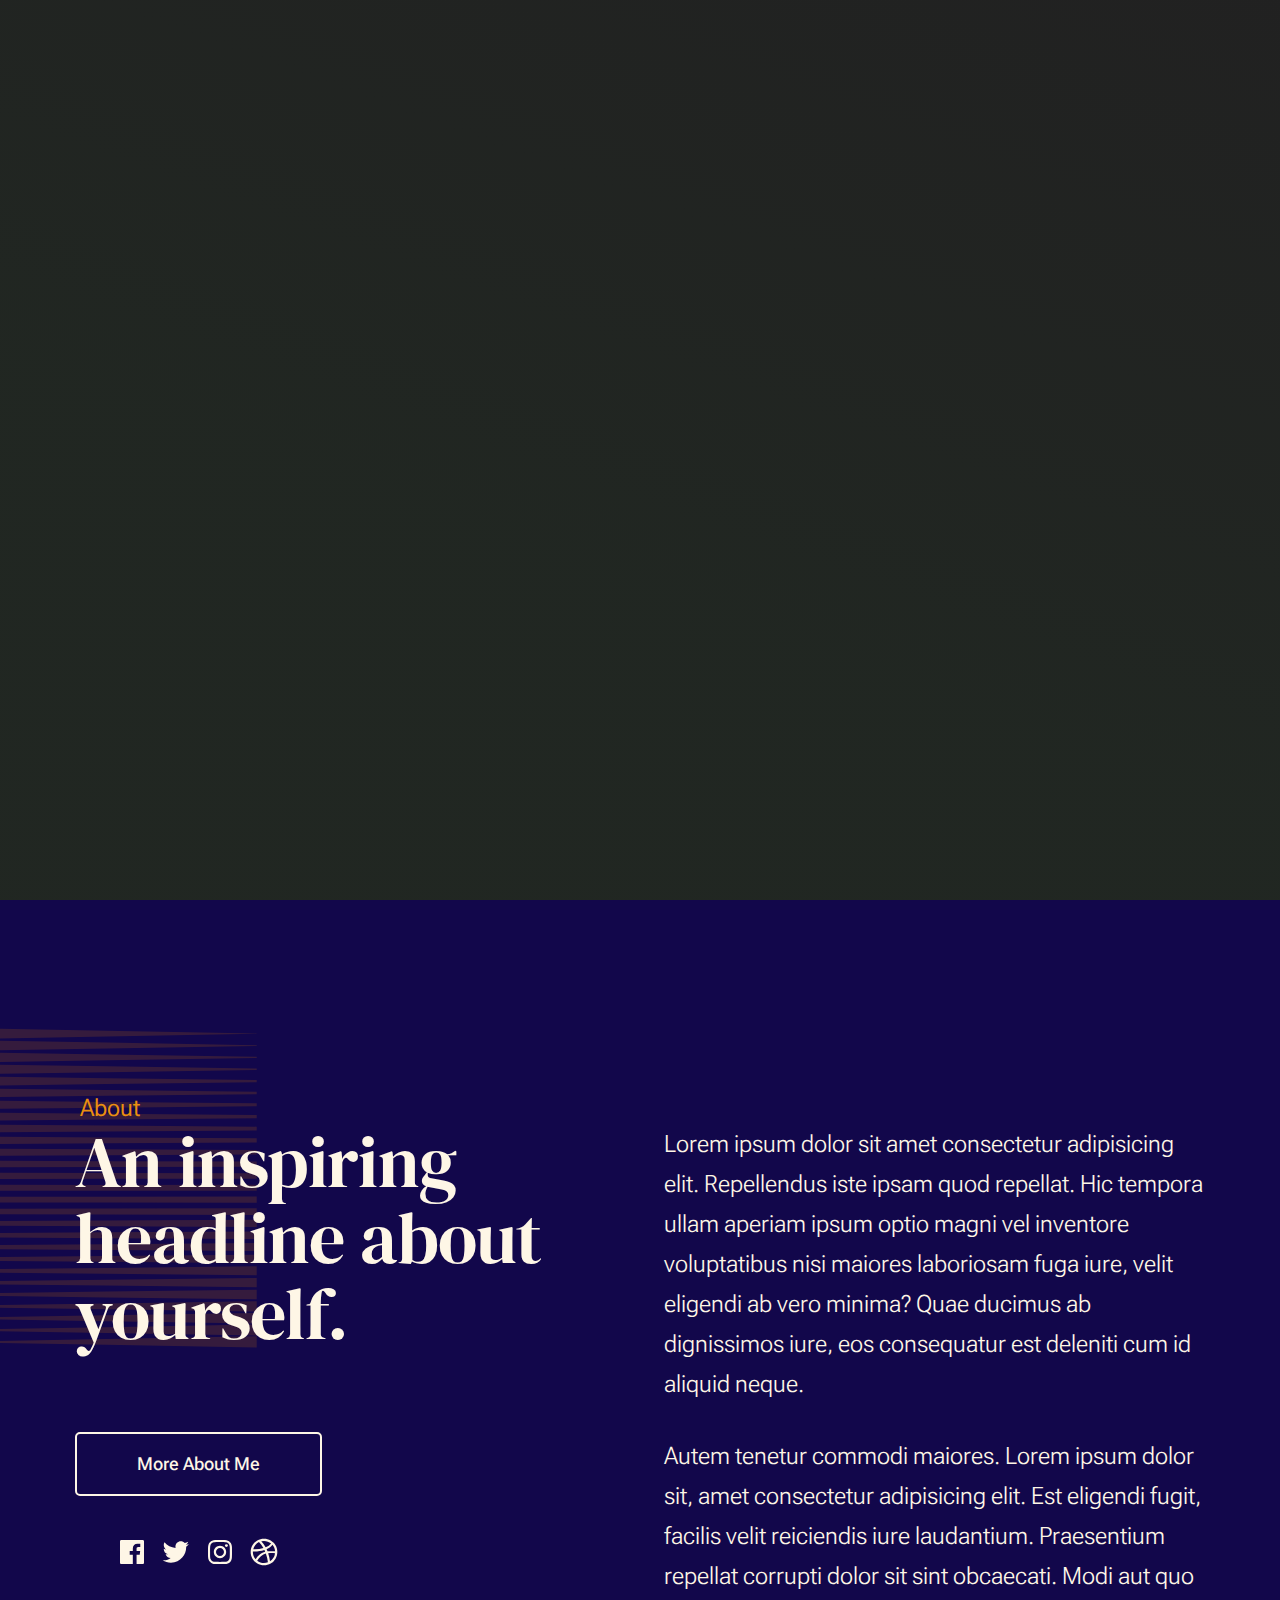
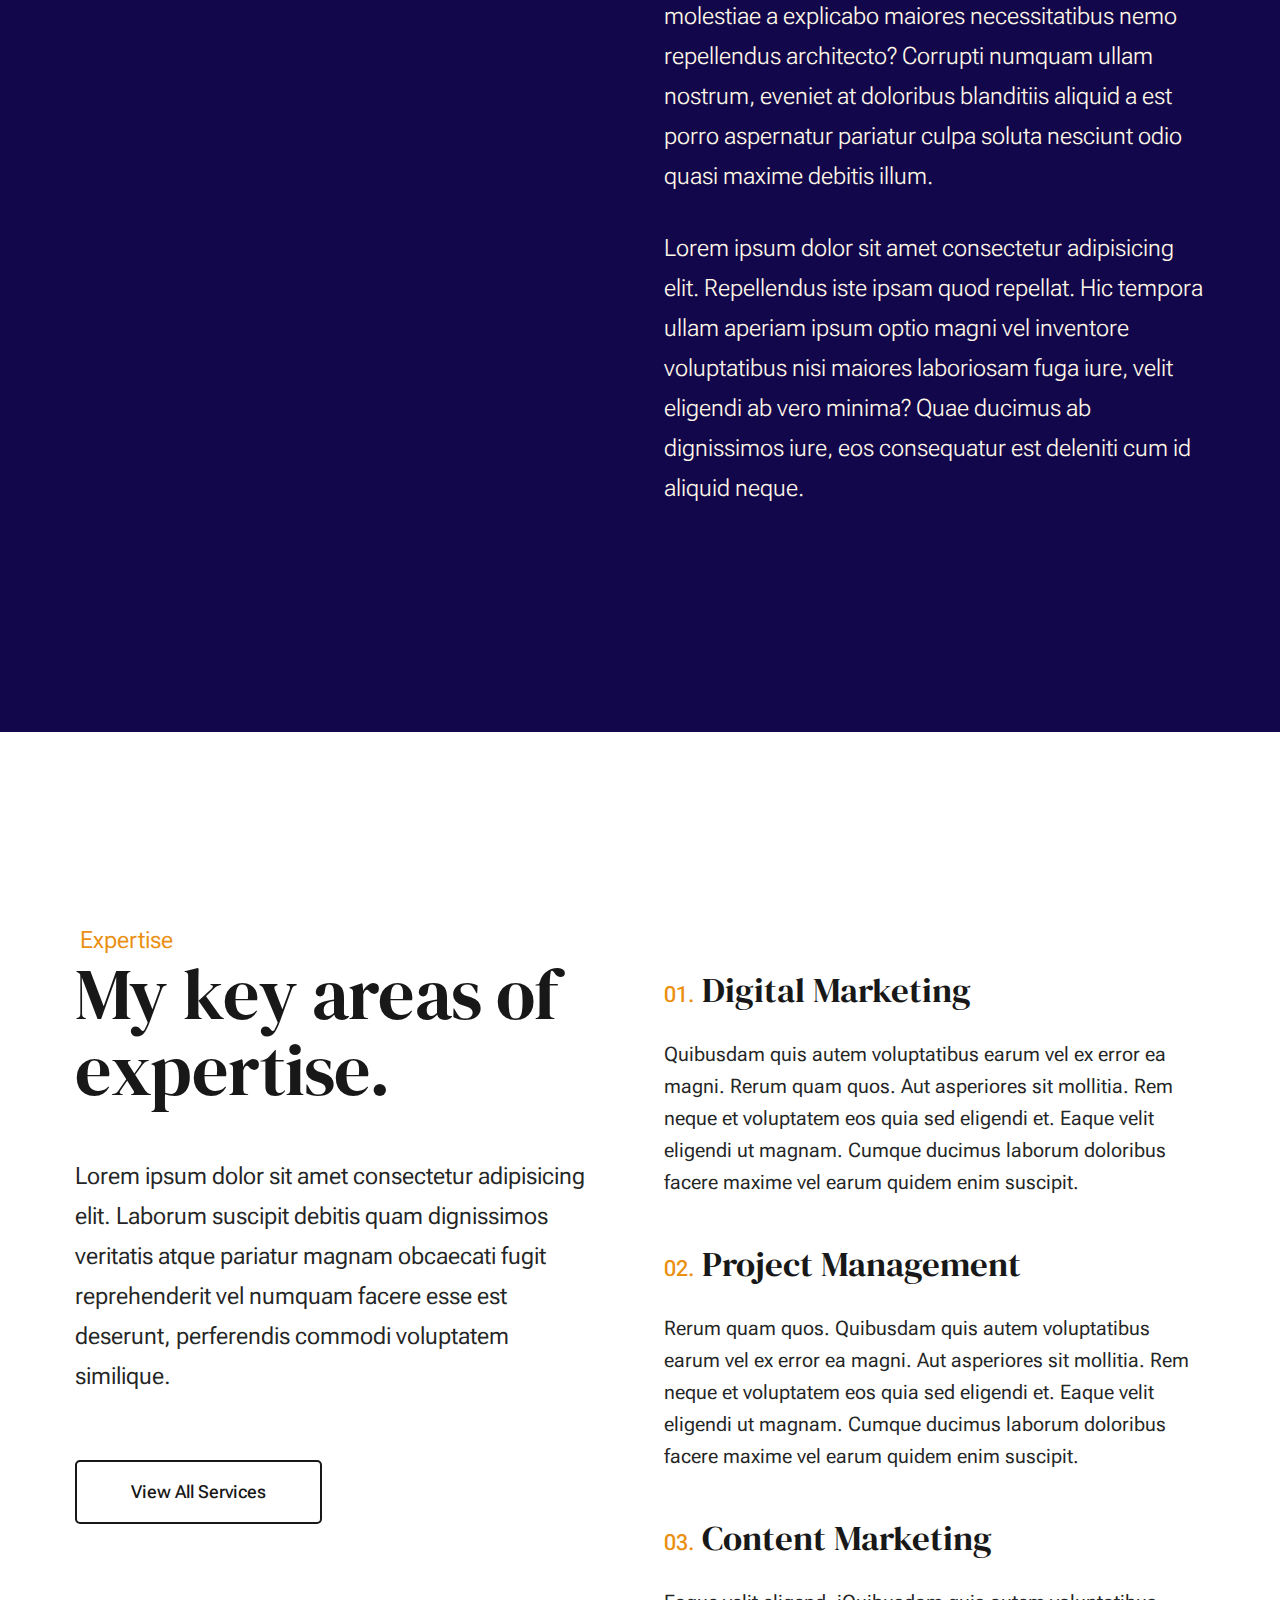
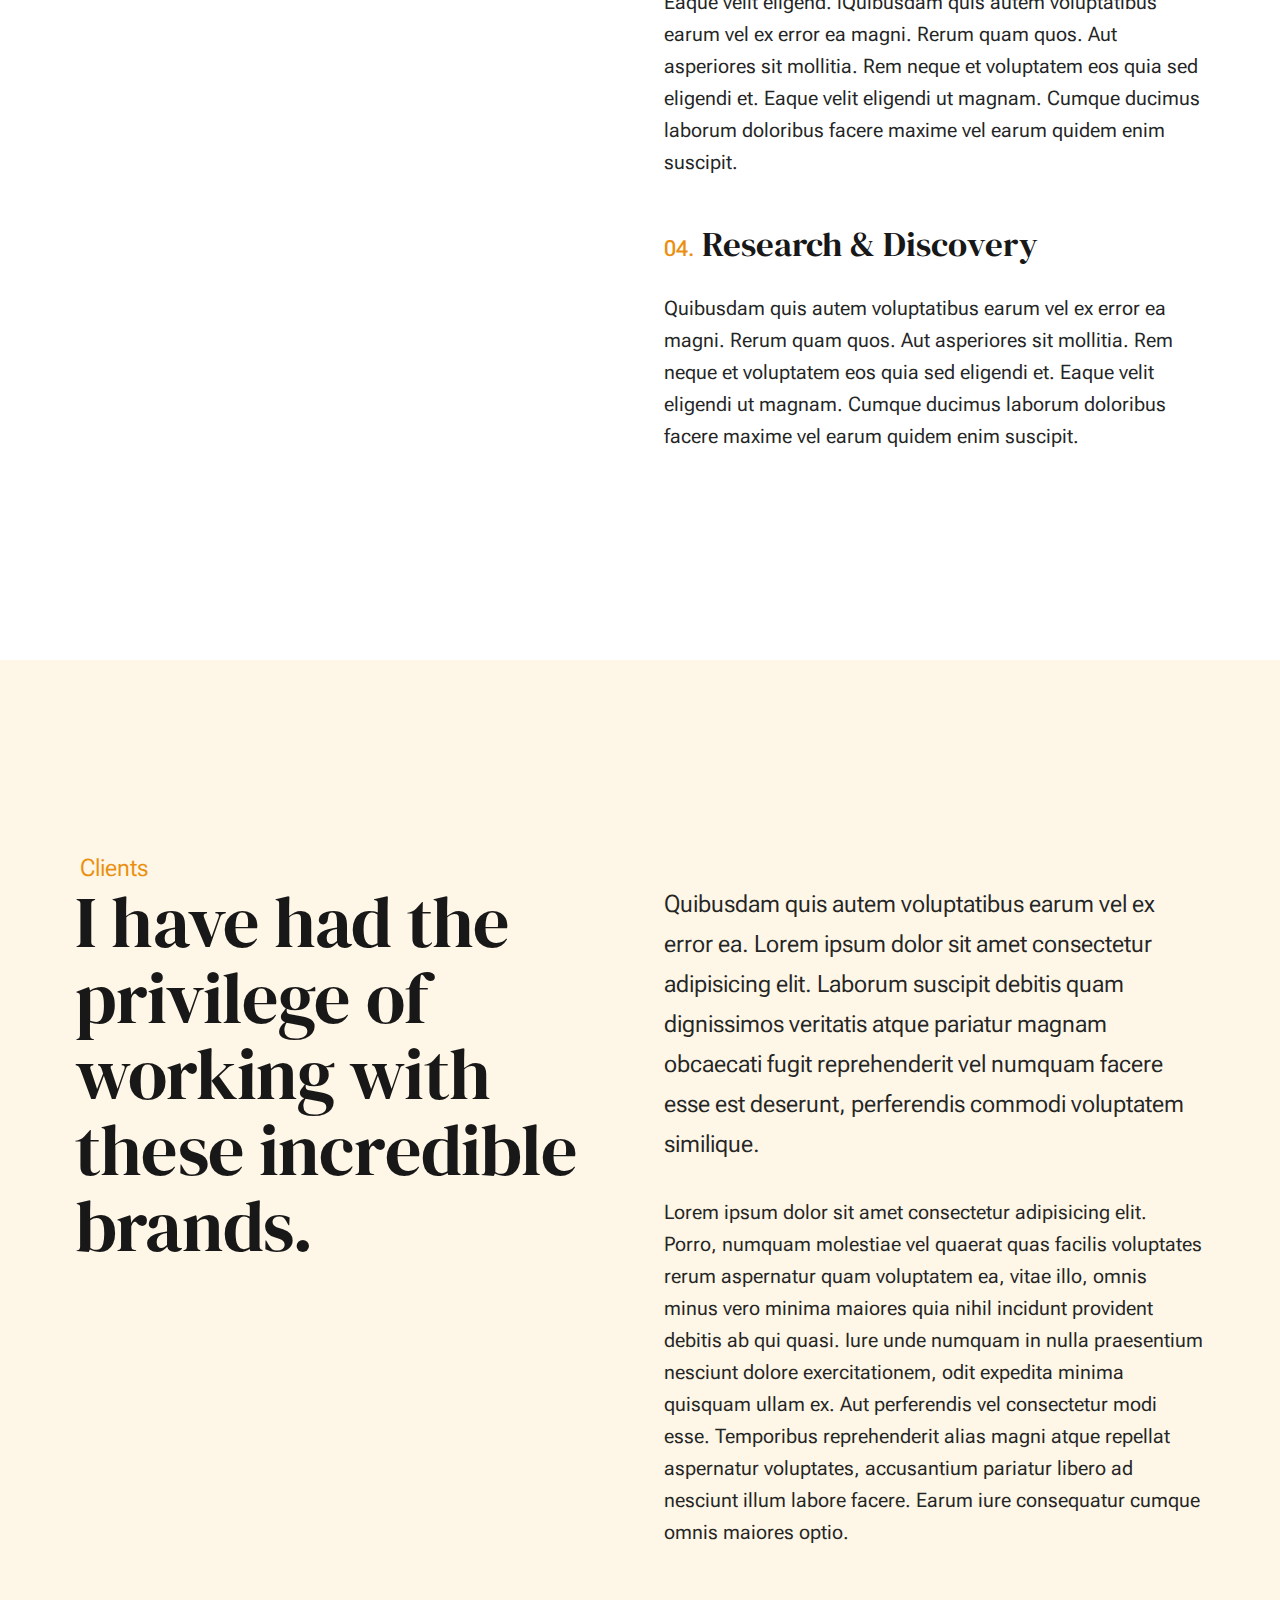
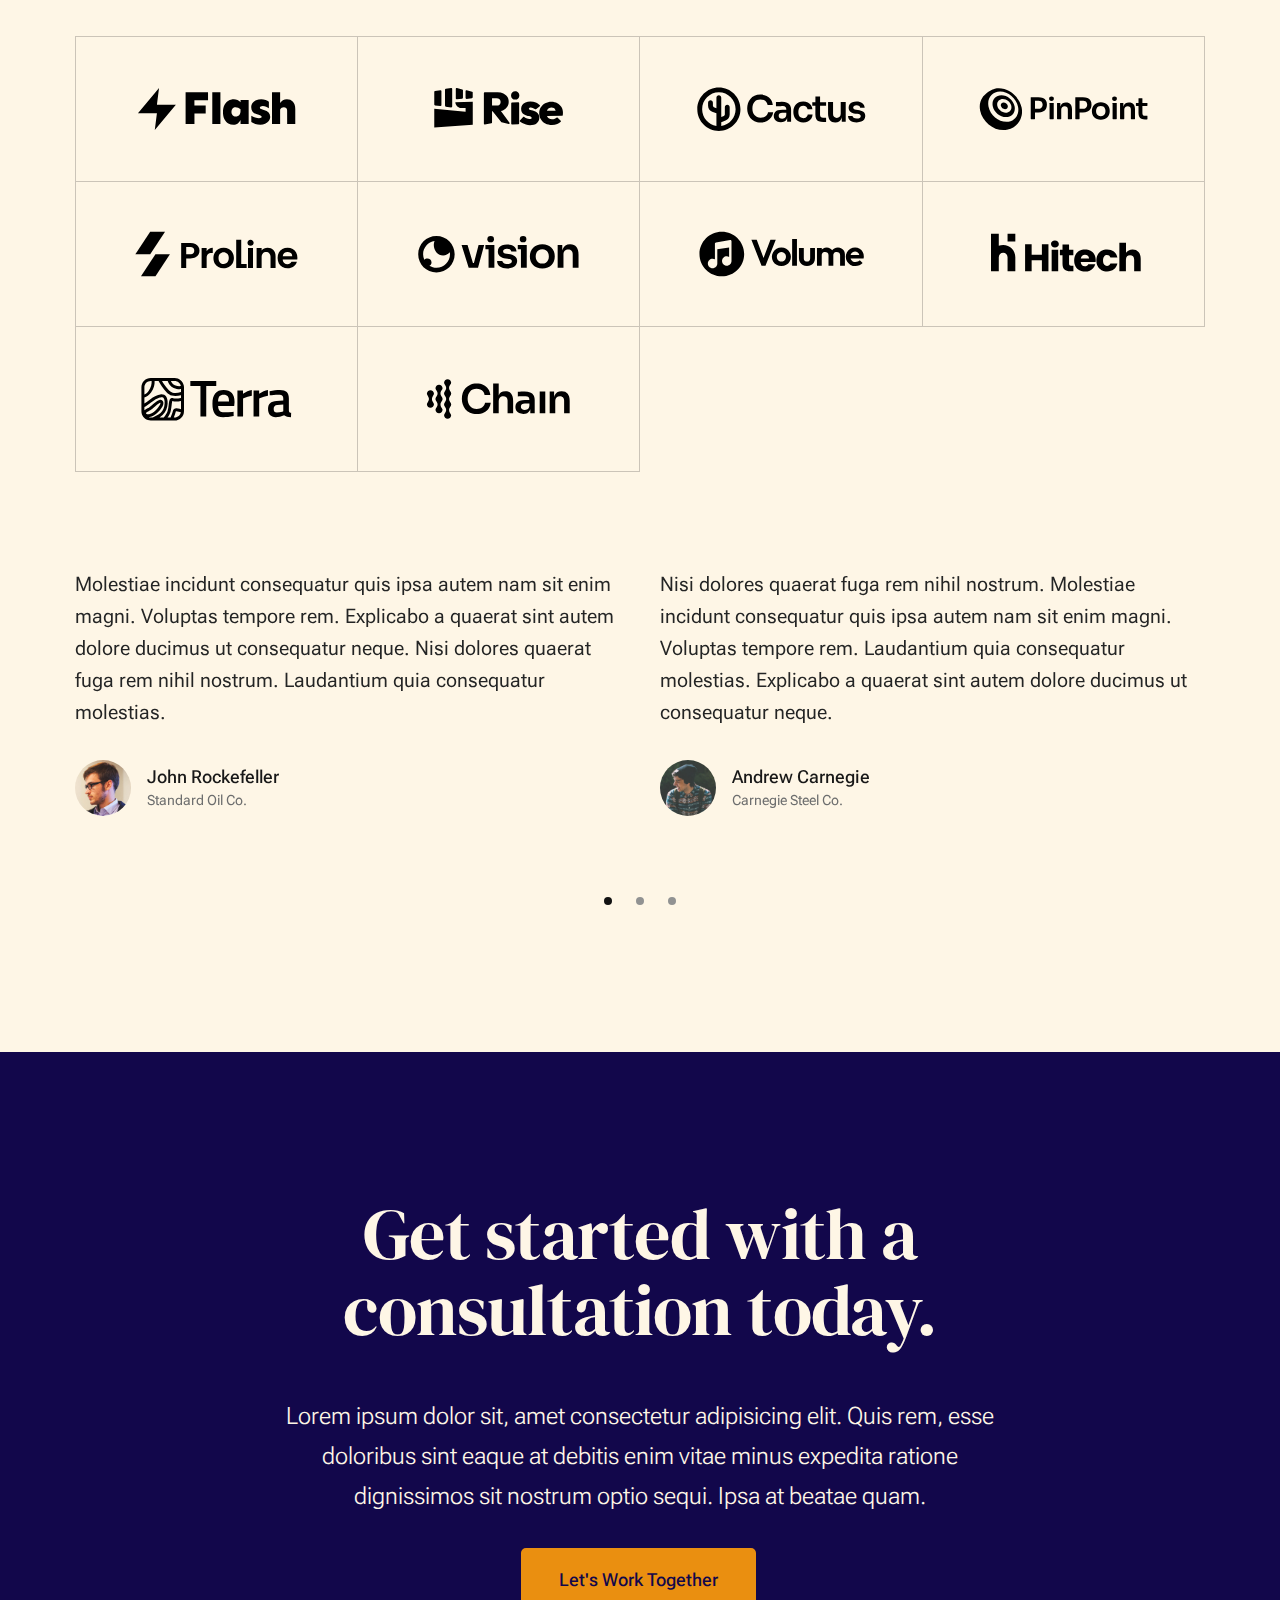
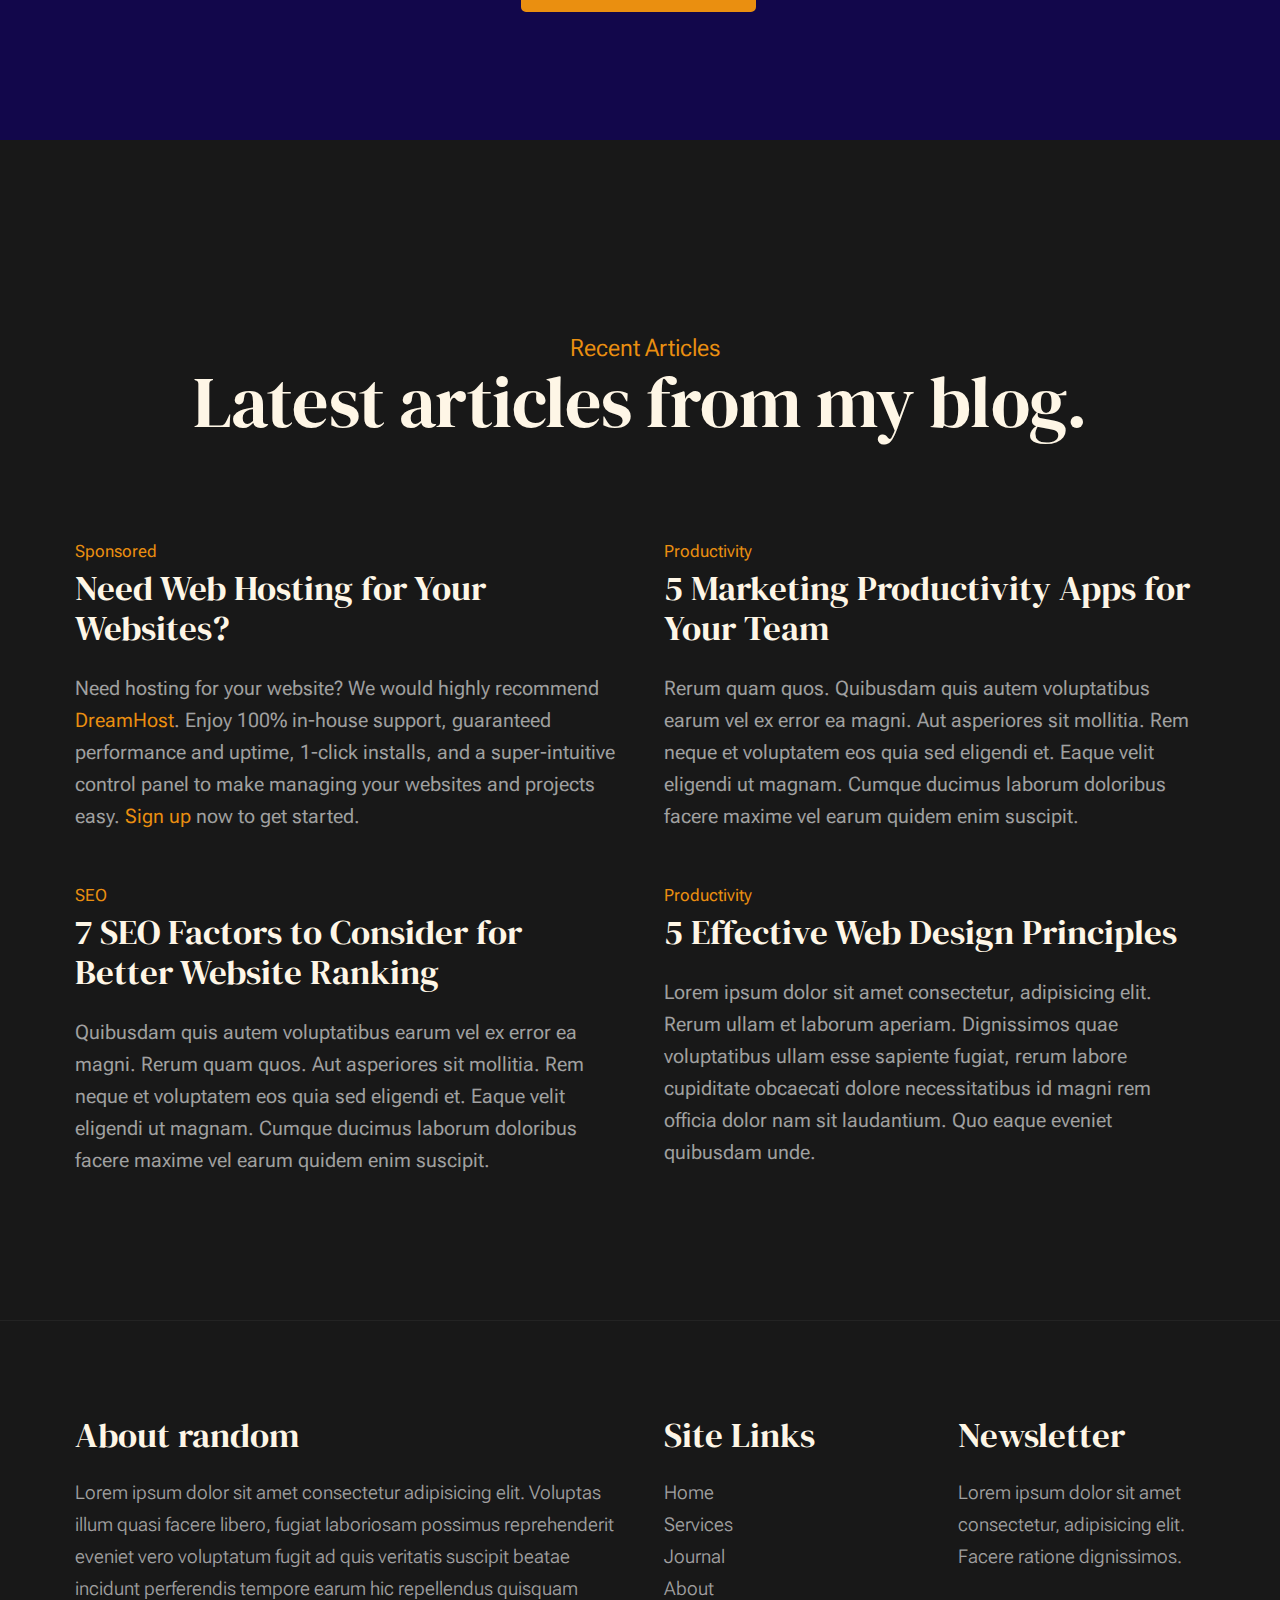
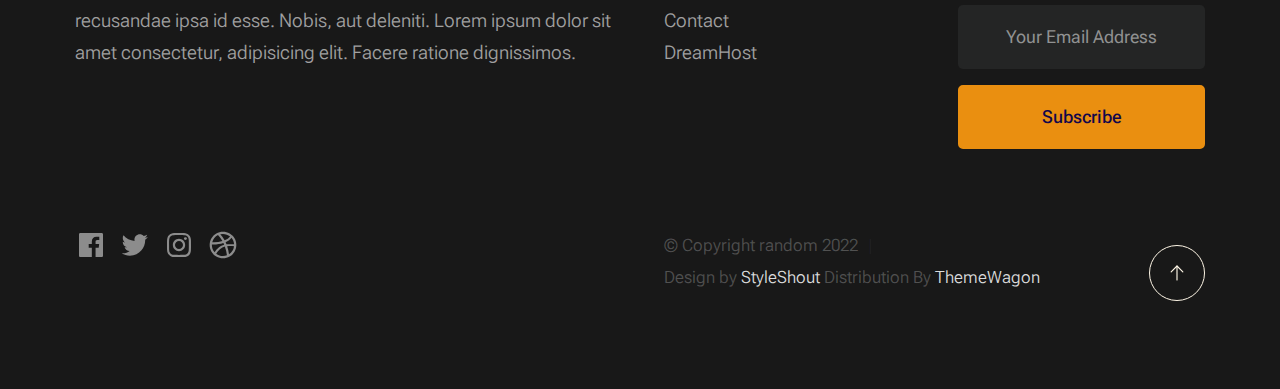
<file: index.html>
<!DOCTYPE html>
<html lang="en" class="no-js" >
<head>

    <!--- basic page needs
    ================================================== -->
    <meta charset="utf-8">
    <meta name="viewport" content="width=device-width, initial-scale=1">
    <title>random</title>

    <script>
        document.documentElement.classList.remove('no-js');
        document.documentElement.classList.add('js');
    </script>

    <!-- CSS
    ================================================== -->
    <link rel="stylesheet" href="css/vendor.css">
    <link rel="stylesheet" href="css/styles.css">

    <!-- favicons
    ================================================== -->
    <link rel="apple-touch-icon" sizes="180x180" href="apple-touch-icon.png">
    <link rel="icon" type="image/png" sizes="32x32" href="favicon-32x32.png">
    <link rel="icon" type="image/png" sizes="16x16" href="favicon-16x16.png">
    <link rel="manifest" href="site.webmanifest">

</head>


<body id="top">

    
    <!-- preloader
    ================================================== -->
    <div id="preloader">
        <div id="loader" class="dots-fade">
            <div></div>
            <div></div>
            <div></div>
        </div>
    </div>


    <!-- page wrap
    ================================================== -->
    <div id="page" class="s-pagewrap ss-home">


        <!-- # site header 
        ================================================== -->
        <header class="s-header">

            <div class="row s-header__inner width-sixteen-col">

                <div class="s-header__block">
                    <div class="s-header__logo">
                        <!-- <a class="logo" href="index.html">
                            <img src="images/logo.svg" alt="Homepage">
                        </a> -->
                    </div>

                    <a class="s-header__menu-toggle" href="#0"><span>Menu</span></a>
                </div> <!-- end s-header__block -->

                <nav class="s-header__nav">
    
                    <ul class="s-header__menu-links">
                        <li><a href="about.html">About</a></li>
                        <li><a href="services.html">Services</a></li>
                        <li><a href="blog.html">Journal</a></li>
                        <li><a href="contact.html">Contact</a></li>
                    </ul> <!-- s-header__menu-links -->

                    <div class="s-header__contact">
                        <a href="contact.html" class="btn btn--primary s-header__contact-btn">Let's Work Together</a>                        
                    </div> <!-- s-header__contact -->
    
                </nav> <!-- end s-header__nav -->

            </div> <!-- end s-header__inner -->

        </header> <!-- end s-header -->


        <!-- # site main content
        ================================================== -->
        <section id="content" class="s-content">

            <!-- intro
            ----------------------------------------------- -->
            <section id="intro" class="s-intro">

                <div class="row s-intro__content width-sixteen-col">

                    <div class="column lg-12 s-intro__content-inner grid-block">
                        
                        <div class="s-intro__content-text">
                            <div class="s-intro__content-pretitle text-pretitle">Hello, I'm random</div>
                            <h1 class="s-intro__content-title">
                            I create marketing <br>
                            strategies that help brands <br>
                            </h1>
                        </div> <!-- s-intro__content-text -->

                        <div class="s-intro__content-media"> 
                            <div class="s-intro__content-media-inner">                               
                                <img src="images/intro-bg.jpeg" srcset="images/intro-bg.jpeg 1x, images/intro-bg@2x.jpeg 2x" alt="pic">
                                <div class="lines">                               
                                    <span></span>                                  
                                </div>
                            </div>
                        </div> <!-- s-intro__content-media -->                      

                        <div class="s-intro__scroll-down">
                            <a href="#about" class="smoothscroll">
                                <div class="scroll-icon">
                                    <svg xmlns="http://www.w3.org/2000/svg" viewBox="0 0 24 24" width="36" height="36" fill="none" stroke="#97b34a" stroke-width="1" stroke-linecap="round" stroke-linejoin="round">&lt;!--!  Atomicons Free 1.00 by @atisalab License - https://atomicons.com/license/ (Icons: CC BY 4.0) Copyright 2021 Atomicons --&gt;<polyline points="7 13 12 18 17 13"></polyline><line x1="12" y1="18" x2="12" y2="6"></line></svg>
                                </div>
                                <span>Scroll for more</span>
                            </a>
                        </div> <!-- s-intro__scroll-down -->
                        
                    </div> <!-- s-intro__content-inner -->

                </div> <!-- s-intro__content -->

            </section> <!-- end s-intro -->

            <!-- about
            ----------------------------------------------- -->
            <section id="about" class="s-about target-section">

                <div class="row s-about__content width-sixteen-col">
                    <div class="column grid-block grid-section-split">

                        <img src="images/geometric_shape.svg" alt="" class="s-about__content-imgbg">

                        <div class="section-header grid-section-split__header">
                            <div class="text-pretitle">About</div>                           
                            <h2 class="text-display-title">
                            An inspiring headline about yourself.
                            </h2>                           
                        </div> <!-- end section-header -->

                        <div class="s-about__content-main grid-section-split__primary">
                            <p class="attention-getter">
                            Lorem ipsum dolor sit amet consectetur adipisicing elit. 
                            Repellendus iste ipsam quod repellat. Hic tempora ullam aperiam 
                            ipsum optio magni vel inventore voluptatibus nisi maiores laboriosam 
                            fuga iure, velit eligendi ab vero minima? Quae ducimus ab dignissimos 
                            iure, eos consequatur est deleniti cum id aliquid neque.
                            </p>

                            <p class="attention-getter">
                            Autem tenetur commodi maiores. Lorem ipsum dolor sit, amet consectetur adipisicing elit.  
                            Est eligendi fugit, facilis velit reiciendis iure laudantium. Praesentium repellat 
                            corrupti dolor sit sint obcaecati. Modi aut quo molestiae a explicabo maiores necessitatibus 
                            nemo repellendus architecto? Corrupti numquam ullam nostrum, eveniet at doloribus blanditiis 
                            aliquid a est porro aspernatur pariatur culpa soluta nesciunt odio quasi maxime debitis illum.
                            </p>

                            <p class="attention-getter">
                            Lorem ipsum dolor sit amet consectetur adipisicing elit. 
                            Repellendus iste ipsam quod repellat. Hic tempora ullam aperiam 
                            ipsum optio magni vel inventore voluptatibus nisi maiores laboriosam 
                            fuga iure, velit eligendi ab vero minima? Quae ducimus ab dignissimos 
                            iure, eos consequatur est deleniti cum id aliquid neque.
                            </p>
                        </div> <!-- end s-about__content-main -->

                        <div class="s-about__content-btn grid-section-split__bottom">
                            <a href="about.html" class="btn btn--stroke u-fullwidth">More About Me</a>

                            <ul class="s-about__social social-list">
                                <li>
                                    <a href="#0">
                                        <svg xmlns="http://www.w3.org/2000/svg" width="24" height="24" viewBox="0 0 24 24" style="fill:rgba(0, 0, 0, 1);transform:;-ms-filter:"><path d="M20,3H4C3.447,3,3,3.448,3,4v16c0,0.552,0.447,1,1,1h8.615v-6.96h-2.338v-2.725h2.338v-2c0-2.325,1.42-3.592,3.5-3.592 c0.699-0.002,1.399,0.034,2.095,0.107v2.42h-1.435c-1.128,0-1.348,0.538-1.348,1.325v1.735h2.697l-0.35,2.725h-2.348V21H20 c0.553,0,1-0.448,1-1V4C21,3.448,20.553,3,20,3z"></path></svg>
                                        <span class="u-screen-reader-text">Facebook</span>
                                    </a>
                                </li>
                                <li>
                                    <a href="#0">
                                        <svg xmlns="http://www.w3.org/2000/svg" width="24" height="24" viewBox="0 0 24 24" style="fill:rgba(0, 0, 0, 1);transform:;-ms-filter:"><path d="M19.633,7.997c0.013,0.175,0.013,0.349,0.013,0.523c0,5.325-4.053,11.461-11.46,11.461c-2.282,0-4.402-0.661-6.186-1.809 c0.324,0.037,0.636,0.05,0.973,0.05c1.883,0,3.616-0.636,5.001-1.721c-1.771-0.037-3.255-1.197-3.767-2.793 c0.249,0.037,0.499,0.062,0.761,0.062c0.361,0,0.724-0.05,1.061-0.137c-1.847-0.374-3.23-1.995-3.23-3.953v-0.05 c0.537,0.299,1.16,0.486,1.82,0.511C3.534,9.419,2.823,8.184,2.823,6.787c0-0.748,0.199-1.434,0.548-2.032 c1.983,2.443,4.964,4.04,8.306,4.215c-0.062-0.3-0.1-0.611-0.1-0.923c0-2.22,1.796-4.028,4.028-4.028 c1.16,0,2.207,0.486,2.943,1.272c0.91-0.175,1.782-0.512,2.556-0.973c-0.299,0.935-0.936,1.721-1.771,2.22 c0.811-0.088,1.597-0.312,2.319-0.624C21.104,6.712,20.419,7.423,19.633,7.997z"></path></svg>
                                        <span class="u-screen-reader-text">Twitter</span>
                                    </a>
                                </li>
                                <li>
                                    <a href="#0">
                                        <svg xmlns="http://www.w3.org/2000/svg" width="24" height="24" viewBox="0 0 24 24" style="fill:rgba(0, 0, 0, 1);transform:;-ms-filter:"><path d="M11.999,7.377c-2.554,0-4.623,2.07-4.623,4.623c0,2.554,2.069,4.624,4.623,4.624c2.552,0,4.623-2.07,4.623-4.624 C16.622,9.447,14.551,7.377,11.999,7.377L11.999,7.377z M11.999,15.004c-1.659,0-3.004-1.345-3.004-3.003 c0-1.659,1.345-3.003,3.004-3.003s3.002,1.344,3.002,3.003C15.001,13.659,13.658,15.004,11.999,15.004L11.999,15.004z"></path><circle cx="16.806" cy="7.207" r="1.078"></circle><path d="M20.533,6.111c-0.469-1.209-1.424-2.165-2.633-2.632c-0.699-0.263-1.438-0.404-2.186-0.42 c-0.963-0.042-1.268-0.054-3.71-0.054s-2.755,0-3.71,0.054C7.548,3.074,6.809,3.215,6.11,3.479C4.9,3.946,3.945,4.902,3.477,6.111 c-0.263,0.7-0.404,1.438-0.419,2.186c-0.043,0.962-0.056,1.267-0.056,3.71c0,2.442,0,2.753,0.056,3.71 c0.015,0.748,0.156,1.486,0.419,2.187c0.469,1.208,1.424,2.164,2.634,2.632c0.696,0.272,1.435,0.426,2.185,0.45 c0.963,0.042,1.268,0.055,3.71,0.055s2.755,0,3.71-0.055c0.747-0.015,1.486-0.157,2.186-0.419c1.209-0.469,2.164-1.424,2.633-2.633 c0.263-0.7,0.404-1.438,0.419-2.186c0.043-0.962,0.056-1.267,0.056-3.71s0-2.753-0.056-3.71C20.941,7.57,20.801,6.819,20.533,6.111z M19.315,15.643c-0.007,0.576-0.111,1.147-0.311,1.688c-0.305,0.787-0.926,1.409-1.712,1.711c-0.535,0.199-1.099,0.303-1.67,0.311 c-0.95,0.044-1.218,0.055-3.654,0.055c-2.438,0-2.687,0-3.655-0.055c-0.569-0.007-1.135-0.112-1.669-0.311 c-0.789-0.301-1.414-0.923-1.719-1.711c-0.196-0.534-0.302-1.099-0.311-1.669c-0.043-0.95-0.053-1.218-0.053-3.654 c0-2.437,0-2.686,0.053-3.655c0.007-0.576,0.111-1.146,0.311-1.687c0.305-0.789,0.93-1.41,1.719-1.712 c0.534-0.198,1.1-0.303,1.669-0.311c0.951-0.043,1.218-0.055,3.655-0.055c2.437,0,2.687,0,3.654,0.055 c0.571,0.007,1.135,0.112,1.67,0.311c0.786,0.303,1.407,0.925,1.712,1.712c0.196,0.534,0.302,1.099,0.311,1.669 c0.043,0.951,0.054,1.218,0.054,3.655c0,2.436,0,2.698-0.043,3.654H19.315z"></path></svg>
                                        <span class="u-screen-reader-text">Instagram</span>
                                    </a>
                                </li>
                                <li>
                                    <a href="#0">
                                        <svg xmlns="http://www.w3.org/2000/svg" width="24" height="24" viewBox="0 0 24 24" style="fill: rgba(0, 0, 0, 1);transform: ;msFilter:;"><path d="M20.66 6.98a9.932 9.932 0 0 0-3.641-3.64C15.486 2.447 13.813 2 12 2s-3.486.447-5.02 1.34c-1.533.893-2.747 2.107-3.64 3.64S2 10.187 2 12s.446 3.487 1.34 5.02a9.924 9.924 0 0 0 3.641 3.64C8.514 21.553 10.187 22 12 22s3.486-.447 5.02-1.34a9.932 9.932 0 0 0 3.641-3.64C21.554 15.487 22 13.813 22 12s-.446-3.487-1.34-5.02zM12 3.66c2 0 3.772.64 5.32 1.919-.92 1.174-2.286 2.14-4.1 2.9-1.002-1.813-2.088-3.327-3.261-4.54A7.715 7.715 0 0 1 12 3.66zM5.51 6.8a8.116 8.116 0 0 1 2.711-2.22c1.212 1.201 2.325 2.7 3.34 4.5-2 .6-4.114.9-6.341.9-.573 0-1.006-.013-1.3-.04A8.549 8.549 0 0 1 5.51 6.8zM3.66 12c0-.054.003-.12.01-.2.007-.08.01-.146.01-.2.254.014.641.02 1.161.02 2.666 0 5.146-.367 7.439-1.1.187.373.381.793.58 1.26-1.32.293-2.674 1.006-4.061 2.14S6.4 16.247 5.76 17.5c-1.4-1.587-2.1-3.42-2.1-5.5zM12 20.34c-1.894 0-3.594-.587-5.101-1.759.601-1.187 1.524-2.322 2.771-3.401 1.246-1.08 2.483-1.753 3.71-2.02a29.441 29.441 0 0 1 1.56 6.62 8.166 8.166 0 0 1-2.94.56zm7.08-3.96a8.351 8.351 0 0 1-2.58 2.621c-.24-2.08-.7-4.107-1.379-6.081.932-.066 1.765-.1 2.5-.1.799 0 1.686.034 2.659.1a8.098 8.098 0 0 1-1.2 3.46zm-1.24-5c-1.16 0-2.233.047-3.22.14a27.053 27.053 0 0 0-.68-1.62c2.066-.906 3.532-2.006 4.399-3.3 1.2 1.414 1.854 3.027 1.96 4.84-.812-.04-1.632-.06-2.459-.06z"></path></svg>
                                        <span class="u-screen-reader-text">Dribbble</span>
                                    </a>
                                </li>
                            </ul> <!-- end s-footer__social -->
                        </div> <!-- end s-about__content-btn -->
                    
                    </div> <!-- content-inner -->
                </div>
                
            </section> <!-- end s-about -->

            <!-- expertise
            ----------------------------------------------- -->
            <section id="expertise" class="s-expertise">

                <div class="row s-expertise__content width-sixteen-col">
                    <div class="column xl-12 grid-block grid-section-split">

                        <div class="section-header grid-section-split__header">
                            <div class="text-pretitle">Expertise</div>                           
                            <h2 class="text-display-title">
                            My key areas of expertise.
                            </h2>     
                            
                            <p class="lead">
                            Lorem ipsum dolor sit amet consectetur adipisicing elit. Laborum suscipit debitis quam dignissimos veritatis atque pariatur magnam obcaecati fugit reprehenderit vel numquam facere esse est deserunt, perferendis commodi voluptatem similique.
                            </p>
                        </div> <!-- end section-header -->

                        <div class="s-expertise__content-main grid-section-split__primary">

                            <div class="grid-list-items list-items show-ctr">
                                <div class="grid-list-items__item list-items__item">
                                    <div class="grid-list-items__title list-items__item-header">
                                        <h3 class="list-items__item-title">Digital Marketing</h3>
                                    </div>
                                    <div class="grid-list-items__text list-items__item-text">
                                        <p>
                                        Quibusdam quis autem voluptatibus earum vel ex error ea magni. Rerum quam quos. Aut asperiores 
                                        sit mollitia. Rem neque et voluptatem eos quia sed eligendi et. Eaque velit eligendi ut 
                                        magnam. Cumque ducimus laborum doloribus facere maxime vel earum quidem enim suscipit.
                                        </p>
                                    </div>
                                </div> <!-- list-item -->
                                <div class="grid-list-items__item list-items__item">
                                    <div class="grid-list-items__title list-items__item-header">
                                        <h3 class="list-items__item-title">Project Management</h3>
                                    </div>
                                    <div class="grid-list-items__text list-items__item-text">
                                        <p>
                                        Rerum quam quos. Quibusdam quis autem voluptatibus earum vel ex error ea magni. Aut asperiores 
                                        sit mollitia. Rem neque et voluptatem eos quia sed eligendi et. Eaque velit eligendi ut 
                                        magnam. Cumque ducimus laborum doloribus facere maxime vel earum quidem enim suscipit.
                                        </p>
                                    </div>
                                </div> <!-- list-expertise__item -->
                                <div class="grid-list-items__item list-items__item">
                                    <div class="grid-list-items__title list-items__item-header">
                                        <h3 class="list-items__item-title">Content Marketing</h3>
                                    </div>
                                    <div class="grid-list-items__text list-items__item-text">
                                        <p>
                                        Eaque velit eligend. iQuibusdam quis autem voluptatibus earum vel ex error ea magni. 
                                        Rerum quam quos. Aut asperiores sit mollitia. Rem neque et voluptatem eos quia sed eligendi et. 
                                        Eaque velit eligendi ut magnam. Cumque ducimus laborum doloribus facere maxime vel earum quidem enim suscipit.
                                        </p>
                                    </div>
                                </div> <!-- list-expertise__item -->
                                <div class="grid-list-items__item list-items__item">
                                    <div class="grid-list-items__title list-items__item-header">
                                        <h3 class="list-items__item-title">Research & Discovery</h3>
                                    </div>
                                    <div class="grid-list-items__text list-items__item-text">
                                        <p>
                                        Quibusdam quis autem voluptatibus earum vel ex error ea magni. Rerum quam quos. Aut asperiores 
                                        sit mollitia. Rem neque et voluptatem eos quia sed eligendi et. Eaque velit eligendi ut 
                                        magnam. Cumque ducimus laborum doloribus facere maxime vel earum quidem enim suscipit.
                                        </p>
                                    </div>
                                </div> <!-- list-expertise__item -->

                            </div> <!-- grid-list-items -->
                        </div> <!-- end s-expertise__content-main -->

                        <div class="s-expertise__content-btn grid-section-split__bottom">
                            <a href="services.html" class="btn btn--stroke u-fullwidth">View All Services</a>
                        </div> <!-- end s-about__content-btn -->

                    </div> <!-- end grid-block-->
                </div> <!-- end s-expertise__content -->

            </section> <!-- end s-expertise -->

            <!-- clients
            ----------------------------------------------- -->
            <section id="clients" class="s-clients">          

                <div class="row s-clients__content-block width-sixteen-col">
                    <div class="column xl-12 grid-block grid-section-split">
                    
                        <div class="section-header grid-section-split__header">
                            <div class="text-pretitle">Clients</div>                           
                            <h2 class="text-display-title">
                            I have had the privilege of working with these incredible brands.
                            </h2>       
                        </div> <!-- end section-header -->
                    
                        <div class="grid-section-split__primary">
                            <p class="lead">
                            Quibusdam quis autem voluptatibus earum vel ex error ea. Lorem ipsum dolor sit amet consectetur 
                            adipisicing elit. Laborum suscipit debitis quam dignissimos veritatis atque pariatur magnam 
                            obcaecati fugit reprehenderit vel numquam facere esse est deserunt, perferendis commodi voluptatem similique.
                            </p>   

                            <p>
                            Lorem ipsum dolor sit amet consectetur adipisicing elit. Porro, numquam molestiae vel quaerat quas 
                            facilis voluptates rerum aspernatur quam voluptatem ea, vitae illo, omnis minus vero minima maiores 
                            quia nihil incidunt provident debitis ab qui quasi. Iure unde numquam in nulla praesentium nesciunt 
                            dolore exercitationem, odit expedita minima quisquam ullam ex. Aut perferendis vel consectetur modi esse.
                            Temporibus reprehenderit alias magni atque repellat aspernatur voluptates, accusantium pariatur libero ad 
                            nesciunt illum labore facere. Earum iure consequatur cumque omnis maiores optio.
                            </p>
                        </div> <!-- end grid-section-split__primary -->
                    
                    </div> <!-- end column -->
                </div> <!-- end row -->

                <div class="row s-clients__content-block width-sixteen-col">
                    <div class="column xl-12">
                    
                        <div class="clients-list">                            
                            <div class="clients-list__item">
                                <a href="#0">
                                    <img src="images/clients/flash.svg" alt="">
                                </a>
                            </div>
                            <div class="clients-list__item">
                                <a href="#0">
                                    <img src="images/clients/rise.svg" alt="">
                                </a>
                            </div>
                            <div class="clients-list__item">
                                <a href="#0">
                                    <img src="images/clients/cactus.svg" alt="">
                                </a>
                            </div>
                            <div class="clients-list__item">
                                <a href="#0">
                                    <img src="images/clients/pinpoint.svg" alt="">
                                </a>
                            </div>
                            <div class="clients-list__item">
                                <a href="#0">
                                    <img src="images/clients/proline.svg" alt="">
                                </a>
                            </div>
                            <div class="clients-list__item">
                                <a href="#0">
                                    <img src="images/clients/vision.svg" alt="">
                                </a>
                            </div>
                            <div class="column clients-list__item">
                                <a href="#0">
                                    <img src="images/clients/volume.svg" alt="">
                                </a>
                            </div>
                            <div class="column clients-list__item">
                                <a href="#0">
                                    <img src="images/clients/hitech.svg" alt="">
                                </a>
                            </div><div class="clients-list__item">
                                <a href="#0">
                                    <img src="images/clients/terra.svg" alt="">
                                </a>
                            </div>
                            <div class="clients-list__item">
                                <a href="#0">
                                    <img src="images/clients/chain.svg" alt="">
                                </a>
                            </div>
                        </div> <!-- end clients-list -->

                    </div> <!-- end column -->
                </div> <!-- end row -->
                                
                <div class="row s-clients__content-block width-sixteen-col">
                    <div class="column xl-12 testimonials">
                    
                        <div class="swiper-container testimonials__slider home-slider">

                            <div class="swiper-wrapper">
                                <div class="testimonials__slide swiper-slide">
                                    <p>
                                    Molestiae incidunt consequatur quis ipsa autem nam sit enim magni. Voluptas tempore rem. 
                                    Explicabo a quaerat sint autem dolore ducimus ut consequatur neque. Nisi dolores quaerat fuga rem nihil nostrum.
                                    Laudantium quia consequatur molestias.
                                    </p>
                                    <div class="testimonials__author">
                                        <img src="images/avatars/user-01.jpg" alt="Author image" class="testimonials__avatar">
                                        <cite class="testimonials__cite">
                                            <strong>John Rockefeller</strong>
                                            <span>Standard Oil Co.</span>
                                        </cite>
                                    </div>
                                </div>
                                <div class="testimonials__slide swiper-slide">
                                    <p>
                                    Nisi dolores quaerat fuga rem nihil nostrum. Molestiae incidunt consequatur quis ipsa autem nam sit enim magni. 
                                    Voluptas tempore rem. Laudantium quia consequatur molestias.
                                    Explicabo a quaerat sint autem dolore ducimus ut consequatur neque.
                                    </p>
                                    <div class="testimonials__author">
                                        <img src="images/avatars/user-04.jpg" alt="Author image" class="testimonials__avatar">
                                        <cite class="testimonials__cite">
                                            <strong>Andrew Carnegie</strong>
                                            <span>Carnegie Steel Co.</span>
                                        </cite>
                                    </div>
                                </div>
                                <div class="testimonials__slide swiper-slide">
                                    <p>
                                    Voluptas tempore rem. Molestiae incidunt consequatur quis ipsa autem nam sit enim magni.  
                                    Explicabo a quaerat sint autem dolore ducimus ut consequatur neque. 
                                    Nisi dolores quaerat fuga rem nihil nostrum. Laudantium quia consequatur molestias.
                                    </p>
                                    <div class="testimonials__author">
                                        <img src="images/avatars/user-06.jpg" alt="Author image" class="testimonials__avatar">
                                        <cite class="testimonials__cite">
                                            <strong>Henry Ford</strong>
                                            <span>Ford Motor Co.</span>
                                        </cite>
                                    </div>
                                </div>
                                <div class="testimonials__slide swiper-slide">
                                    <p>
                                    Molestiae incidunt consequatur quis ipsa autem nam sit enim magni. Voluptas tempore rem. 
                                    Explicabo a quaerat sint autem dolore ducimus ut consequatur neque. Nisi dolores quaerat fuga rem nihil nostrum.
                                    Laudantium quia consequatur molestias.
                                    </p>
                                    <div class="testimonials__author">
                                        <img src="images/avatars/user-02.jpg" alt="Author image" class="testimonials__avatar">
                                        <cite class="testimonials__cite">
                                            <strong>John Morgan</strong>
                                            <span>JP Morgan & Co.</span>
                                        </cite>
                                    </div>
                                </div> 
                            </div> <!-- end swiper-wrapper --> 

                            <div class="swiper-pagination"></div>

                        </div> <!--end testimonials__slider -->                    
                    
                    </div> <!-- end column -->
                </div> <!-- end row -->


            </section> <!-- end s-clients -->            

        </section> <!-- s-content-->

        <!-- # cta
        ================================================== -->
        <section id="cta" class="s-cta">

            <div class="row row-x-center text-center">
                <div class="column xl-8 lg-12">

                    <div class="s-cta__content">
                        <h2 class="text-display-title">
                        Get started with a consultation today.
                        </h2>
                        <p class="lead">
                        Lorem ipsum dolor sit, amet consectetur adipisicing elit. Quis rem, esse doloribus sint eaque at debitis enim vitae minus expedita ratione dignissimos sit nostrum optio sequi. Ipsa at beatae quam.
                        </p>
                        <a href="contact.html" class="btn btn--primary">Let's Work Together</a>
                    </div>

                </div>
            </div>

        </section> <!-- end s-cta -->

        <!-- # journal
        ================================================== -->
        <section id="journal" class="s-journal">

            <div class="row s-journal__content width-sixteen-col">
                <div class="column xl-12 grid-block">

                    <div class="grid-full section-header text-center">
                        <div class="text-pretitle">Recent Articles</div>                           
                        <h2 class="text-display-title">
                        Latest articles from my blog.
                        </h2>  
                    </div> <!-- end section-header --> 

                    <div class="grid-full s-journal__content-main grid-list-items">

                        <div class="grid-list-items__item blog-card">
                            <div class="blog-card__header">
                                <div class="blog-card__cat-links">
                                    <a href="https://www.dreamhost.com/r.cgi?287326">Sponsored</a>
                                </div>
                                <h3 class="blog-card__title"><a href="https://www.dreamhost.com/r.cgi?287326">Need Web Hosting for Your Websites?</a></h3>
                            </div>
                            <div class="blog-card__text">
                                <p>
                                Need hosting for your website? We would highly recommend <a href="https://www.dreamhost.com/r.cgi?287326">DreamHost</a>.
                                Enjoy 100% in-house support, guaranteed performance and uptime, 1-click installs, and a super-intuitive control 
                                panel to make managing your websites and projects easy. <a href="https://www.dreamhost.com/r.cgi?287326">Sign up</a> now to get started.
                                </p>
                            </div>
                        </div> <!-- end blog-card -->
                        <div class="grid-list-items__item blog-card">
                            <div class="blog-card__header">
                                <div class="blog-card__cat-links">
                                    <a href="blog.html">Productivity</a>
                                </div>
                                <h3 class="blog-card__title"><a href="single.html">5 Marketing Productivity Apps for Your Team</a></h3>
                            </div>
                            <div class="blog-card__text">
                                <p>
                                Rerum quam quos. Quibusdam quis autem voluptatibus earum vel ex error ea magni. Aut asperiores 
                                sit mollitia. Rem neque et voluptatem eos quia sed eligendi et. Eaque velit eligendi ut 
                                magnam. Cumque ducimus laborum doloribus facere maxime vel earum quidem enim suscipit.
                                </p>
                            </div>
                        </div> <!-- end blog-card -->
                        <div class="grid-list-items__item blog-card">
                            <div class="blog-card__header">
                                <div class="blog-card__cat-links">
                                    <a href="blog.html">SEO</a>
                                </div>
                                <h3 class="blog-card__title"><a href="single.html">7 SEO Factors to Consider for Better Website Ranking</a></h3>
                            </div>
                            <div class="blog-card__text">
                                <p>
                                Quibusdam quis autem voluptatibus earum vel ex error ea magni. Rerum quam quos. Aut asperiores 
                                sit mollitia. Rem neque et voluptatem eos quia sed eligendi et. Eaque velit eligendi ut 
                                magnam. Cumque ducimus laborum doloribus facere maxime vel earum quidem enim suscipit.
                                </p>
                            </div>
                        </div> <!-- end blog card -->
                        <div class="grid-list-items__item blog-card">
                            <div class="blog-card__header">
                                <div class="blog-card__cat-links">
                                    <a href="blog.html">Productivity</a>
                                </div>
                                <h3 class="blog-card__title"><a href="single.html">5 Effective Web Design Principles</a></h3>
                            </div>
                            <div class="blog-card__text">
                                <p>
                                Lorem ipsum dolor sit amet consectetur, adipisicing elit. Rerum ullam et laborum aperiam. 
                                Dignissimos quae voluptatibus ullam esse sapiente fugiat, rerum labore cupiditate obcaecati 
                                dolore necessitatibus id magni rem officia dolor nam sit laudantium. Quo eaque eveniet quibusdam unde. 
                                </p>
                            </div>
                        </div> <!-- end blog-card -->

                    </div> <!-- end grid-list-items -->

                </div> <!-- end grid-block-->
            </div> <!-- end s-journal__content -->

        </section> <!-- end s-journal -->


        <!-- # footer 
        ================================================== -->
        <footer class="s-footer">
            <div class="row s-footer__content">
                <div class="column xl-6 lg-6 md-12 s-footer__block s-footer__about">                    
                    <h3>About random</h3>
                    <p>
                    Lorem ipsum dolor sit amet consectetur adipisicing elit. Voluptas illum quasi facere libero, 
                    fugiat laboriosam possimus reprehenderit eveniet vero voluptatum fugit ad quis veritatis suscipit beatae 
                    incidunt perferendis tempore earum hic repellendus quisquam recusandae ipsa id esse. Nobis, aut deleniti.
                    Lorem ipsum dolor sit amet consectetur, adipisicing elit. Facere ratione dignissimos.
                    </p>               
                </div>                
                <div class="column xl-3 lg-6 md-12 s-footer__block s-footer__site-links">
                    <h3>Site Links</h3>
                    <ul class="link-list">
                        <li><a href="index.html">Home</a></li>
                        <li><a href="services.html">Services</a></li>
                        <li><a href="blog.html">Journal</a></li>
                        <li><a href="about.html">About</a></li>
                        <li><a href="contact.html">Contact</a></li>
                        <li><a href="https://www.dreamhost.com/r.cgi?287326">DreamHost</a></li>
                    </ul>
                </div>
                <div class="column xl-3 lg-6 md-12 tab-12 s-footer__block s-footer__newsletter">
                    <h3>Newsletter</h3>

                    <p>
                    Lorem ipsum dolor sit amet consectetur, adipisicing elit. Facere ratione dignissimos.
                    </p>

                    <div class="subscribe-form">
                        <form id="mc-form" class="mc-form">
                            <input type="email" name="EMAIL" id="mce-EMAIL" class="u-fullwidth text-center" placeholder="Your Email Address" title="The domain portion of the email address is invalid (the portion after the @)." pattern="^([^\x00-\x20\x22\x28\x29\x2c\x2e\x3a-\x3c\x3e\x40\x5b-\x5d\x7f-\xff]+|\x22([^\x0d\x22\x5c\x80-\xff]|\x5c[\x00-\x7f])*\x22)(\x2e([^\x00-\x20\x22\x28\x29\x2c\x2e\x3a-\x3c\x3e\x40\x5b-\x5d\x7f-\xff]+|\x22([^\x0d\x22\x5c\x80-\xff]|\x5c[\x00-\x7f])*\x22))*\x40([^\x00-\x20\x22\x28\x29\x2c\x2e\x3a-\x3c\x3e\x40\x5b-\x5d\x7f-\xff]+|\x5b([^\x0d\x5b-\x5d\x80-\xff]|\x5c[\x00-\x7f])*\x5d)(\x2e([^\x00-\x20\x22\x28\x29\x2c\x2e\x3a-\x3c\x3e\x40\x5b-\x5d\x7f-\xff]+|\x5b([^\x0d\x5b-\x5d\x80-\xff]|\x5c[\x00-\x7f])*\x5d))*(\.\w{2,})+$" required>
                            <input type="submit" name="subscribe" value="Subscribe" class="btn btn--primary btn--small u-fullwidth">
                            <!-- <div style="position: absolute; left: -5000px;" aria-hidden="true"><input type="text" name="b_cdb7b577e41181934ed6a6a44_9a91cfe7b3" tabindex="-1" value=""></div> -->
                            <div class="mc-status"></div>
                        </form>
                    </div>
                </div>
            </div>    
            
            <div class="row s-footer__bottom">
                <div class="column xl-6 lg-12">
                    <ul class="s-footer__social social-list">
                        <li>
                            <a href="#0">
                                <svg xmlns="http://www.w3.org/2000/svg" width="24" height="24" viewBox="0 0 24 24" style="fill:rgba(0, 0, 0, 1);transform:;-ms-filter:"><path d="M20,3H4C3.447,3,3,3.448,3,4v16c0,0.552,0.447,1,1,1h8.615v-6.96h-2.338v-2.725h2.338v-2c0-2.325,1.42-3.592,3.5-3.592 c0.699-0.002,1.399,0.034,2.095,0.107v2.42h-1.435c-1.128,0-1.348,0.538-1.348,1.325v1.735h2.697l-0.35,2.725h-2.348V21H20 c0.553,0,1-0.448,1-1V4C21,3.448,20.553,3,20,3z"></path></svg>
                                <span class="u-screen-reader-text">Facebook</span>
                            </a>
                        </li>
                        <li>
                            <a href="#0">
                                <svg xmlns="http://www.w3.org/2000/svg" width="24" height="24" viewBox="0 0 24 24" style="fill:rgba(0, 0, 0, 1);transform:;-ms-filter:"><path d="M19.633,7.997c0.013,0.175,0.013,0.349,0.013,0.523c0,5.325-4.053,11.461-11.46,11.461c-2.282,0-4.402-0.661-6.186-1.809 c0.324,0.037,0.636,0.05,0.973,0.05c1.883,0,3.616-0.636,5.001-1.721c-1.771-0.037-3.255-1.197-3.767-2.793 c0.249,0.037,0.499,0.062,0.761,0.062c0.361,0,0.724-0.05,1.061-0.137c-1.847-0.374-3.23-1.995-3.23-3.953v-0.05 c0.537,0.299,1.16,0.486,1.82,0.511C3.534,9.419,2.823,8.184,2.823,6.787c0-0.748,0.199-1.434,0.548-2.032 c1.983,2.443,4.964,4.04,8.306,4.215c-0.062-0.3-0.1-0.611-0.1-0.923c0-2.22,1.796-4.028,4.028-4.028 c1.16,0,2.207,0.486,2.943,1.272c0.91-0.175,1.782-0.512,2.556-0.973c-0.299,0.935-0.936,1.721-1.771,2.22 c0.811-0.088,1.597-0.312,2.319-0.624C21.104,6.712,20.419,7.423,19.633,7.997z"></path></svg>
                                <span class="u-screen-reader-text">Twitter</span>
                            </a>
                        </li>
                        <li>
                            <a href="#0">
                                <svg xmlns="http://www.w3.org/2000/svg" width="24" height="24" viewBox="0 0 24 24" style="fill:rgba(0, 0, 0, 1);transform:;-ms-filter:"><path d="M11.999,7.377c-2.554,0-4.623,2.07-4.623,4.623c0,2.554,2.069,4.624,4.623,4.624c2.552,0,4.623-2.07,4.623-4.624 C16.622,9.447,14.551,7.377,11.999,7.377L11.999,7.377z M11.999,15.004c-1.659,0-3.004-1.345-3.004-3.003 c0-1.659,1.345-3.003,3.004-3.003s3.002,1.344,3.002,3.003C15.001,13.659,13.658,15.004,11.999,15.004L11.999,15.004z"></path><circle cx="16.806" cy="7.207" r="1.078"></circle><path d="M20.533,6.111c-0.469-1.209-1.424-2.165-2.633-2.632c-0.699-0.263-1.438-0.404-2.186-0.42 c-0.963-0.042-1.268-0.054-3.71-0.054s-2.755,0-3.71,0.054C7.548,3.074,6.809,3.215,6.11,3.479C4.9,3.946,3.945,4.902,3.477,6.111 c-0.263,0.7-0.404,1.438-0.419,2.186c-0.043,0.962-0.056,1.267-0.056,3.71c0,2.442,0,2.753,0.056,3.71 c0.015,0.748,0.156,1.486,0.419,2.187c0.469,1.208,1.424,2.164,2.634,2.632c0.696,0.272,1.435,0.426,2.185,0.45 c0.963,0.042,1.268,0.055,3.71,0.055s2.755,0,3.71-0.055c0.747-0.015,1.486-0.157,2.186-0.419c1.209-0.469,2.164-1.424,2.633-2.633 c0.263-0.7,0.404-1.438,0.419-2.186c0.043-0.962,0.056-1.267,0.056-3.71s0-2.753-0.056-3.71C20.941,7.57,20.801,6.819,20.533,6.111z M19.315,15.643c-0.007,0.576-0.111,1.147-0.311,1.688c-0.305,0.787-0.926,1.409-1.712,1.711c-0.535,0.199-1.099,0.303-1.67,0.311 c-0.95,0.044-1.218,0.055-3.654,0.055c-2.438,0-2.687,0-3.655-0.055c-0.569-0.007-1.135-0.112-1.669-0.311 c-0.789-0.301-1.414-0.923-1.719-1.711c-0.196-0.534-0.302-1.099-0.311-1.669c-0.043-0.95-0.053-1.218-0.053-3.654 c0-2.437,0-2.686,0.053-3.655c0.007-0.576,0.111-1.146,0.311-1.687c0.305-0.789,0.93-1.41,1.719-1.712 c0.534-0.198,1.1-0.303,1.669-0.311c0.951-0.043,1.218-0.055,3.655-0.055c2.437,0,2.687,0,3.654,0.055 c0.571,0.007,1.135,0.112,1.67,0.311c0.786,0.303,1.407,0.925,1.712,1.712c0.196,0.534,0.302,1.099,0.311,1.669 c0.043,0.951,0.054,1.218,0.054,3.655c0,2.436,0,2.698-0.043,3.654H19.315z"></path></svg>
                                <span class="u-screen-reader-text">Instagram</span>
                            </a>
                        </li>
                        <li>
                            <a href="#0">
                                <svg xmlns="http://www.w3.org/2000/svg" width="24" height="24" viewBox="0 0 24 24" style="fill: rgba(0, 0, 0, 1);transform: ;msFilter:;"><path d="M20.66 6.98a9.932 9.932 0 0 0-3.641-3.64C15.486 2.447 13.813 2 12 2s-3.486.447-5.02 1.34c-1.533.893-2.747 2.107-3.64 3.64S2 10.187 2 12s.446 3.487 1.34 5.02a9.924 9.924 0 0 0 3.641 3.64C8.514 21.553 10.187 22 12 22s3.486-.447 5.02-1.34a9.932 9.932 0 0 0 3.641-3.64C21.554 15.487 22 13.813 22 12s-.446-3.487-1.34-5.02zM12 3.66c2 0 3.772.64 5.32 1.919-.92 1.174-2.286 2.14-4.1 2.9-1.002-1.813-2.088-3.327-3.261-4.54A7.715 7.715 0 0 1 12 3.66zM5.51 6.8a8.116 8.116 0 0 1 2.711-2.22c1.212 1.201 2.325 2.7 3.34 4.5-2 .6-4.114.9-6.341.9-.573 0-1.006-.013-1.3-.04A8.549 8.549 0 0 1 5.51 6.8zM3.66 12c0-.054.003-.12.01-.2.007-.08.01-.146.01-.2.254.014.641.02 1.161.02 2.666 0 5.146-.367 7.439-1.1.187.373.381.793.58 1.26-1.32.293-2.674 1.006-4.061 2.14S6.4 16.247 5.76 17.5c-1.4-1.587-2.1-3.42-2.1-5.5zM12 20.34c-1.894 0-3.594-.587-5.101-1.759.601-1.187 1.524-2.322 2.771-3.401 1.246-1.08 2.483-1.753 3.71-2.02a29.441 29.441 0 0 1 1.56 6.62 8.166 8.166 0 0 1-2.94.56zm7.08-3.96a8.351 8.351 0 0 1-2.58 2.621c-.24-2.08-.7-4.107-1.379-6.081.932-.066 1.765-.1 2.5-.1.799 0 1.686.034 2.659.1a8.098 8.098 0 0 1-1.2 3.46zm-1.24-5c-1.16 0-2.233.047-3.22.14a27.053 27.053 0 0 0-.68-1.62c2.066-.906 3.532-2.006 4.399-3.3 1.2 1.414 1.854 3.027 1.96 4.84-.812-.04-1.632-.06-2.459-.06z"></path></svg>
                                <span class="u-screen-reader-text">Dribbble</span>
                            </a>
                        </li>
                    </ul> <!-- end s-footer__social -->
                </div>
                <div class="column xl-6 lg-12">
                    <p class="ss-copyright">
                        <span>© Copyright random 2022</span> 
                        <span>Design by <a href="https://www.styleshout.com/">StyleShout</a> Distribution By <a href="https://themewagon.com">ThemeWagon</a></span>
                    </p>
                </div>

                <div class="ss-go-top">
                    <a class="smoothscroll" title="Back to Top" href="#top">
                        <svg xmlns="http://www.w3.org/2000/svg" viewBox="0 0 24 24" width="36" height="36" fill="none" stroke="#ffffff" stroke-width="1" stroke-linecap="round" stroke-linejoin="round">&lt;!--!  Atomicons Free 1.00 by @atisalab License - https://atomicons.com/license/ (Icons: CC BY 4.0) Copyright 2021 Atomicons --&gt;<polyline points="17 11 12 6 7 11"></polyline><line x1="12" y1="18" x2="12" y2="6"></line></svg>
                    </a>
                </div> <!-- end ss-go-top -->
            </div>
            
        </footer> <!-- end s-footer -->

    </div> <!-- end page-wrap -->

    <!-- Java Script
    ================================================== -->
    <script src="js/plugins.js"></script>
    <script src="js/main.js"></script>

</body>
</html>
</file>
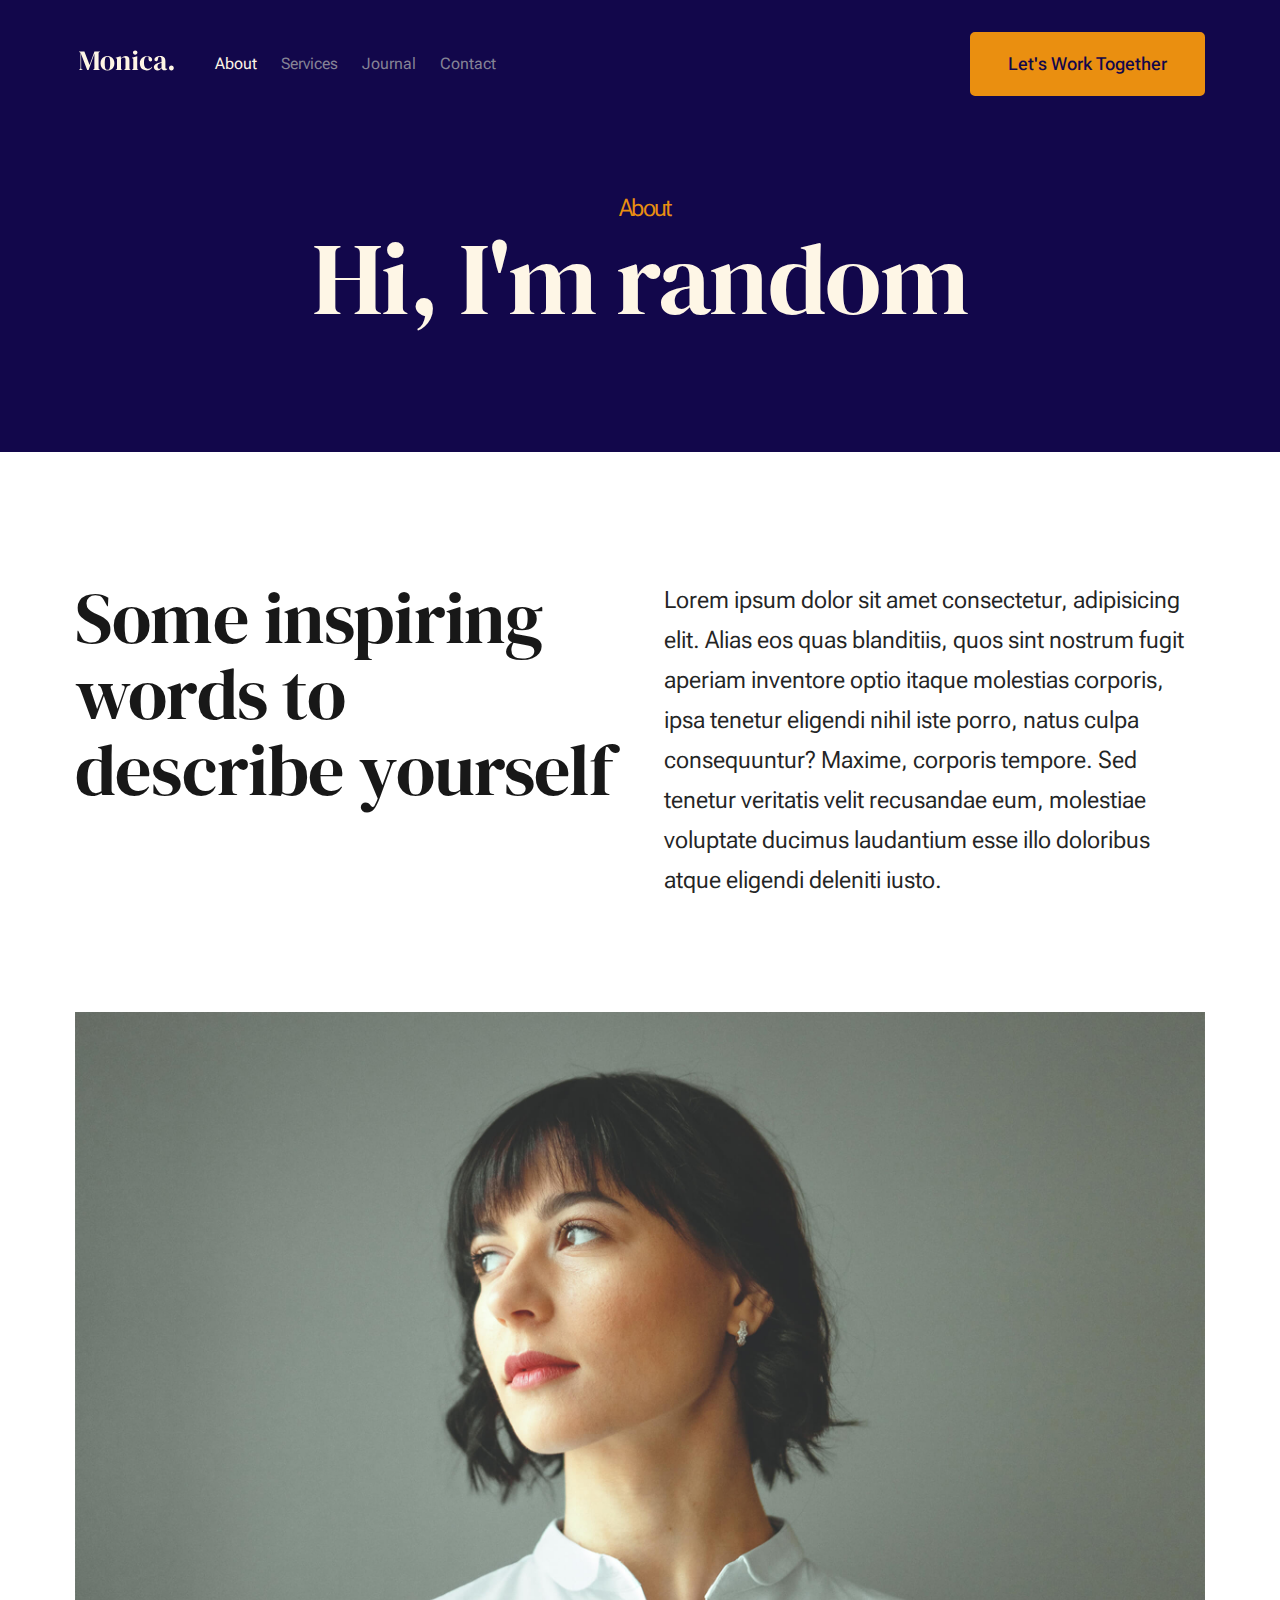
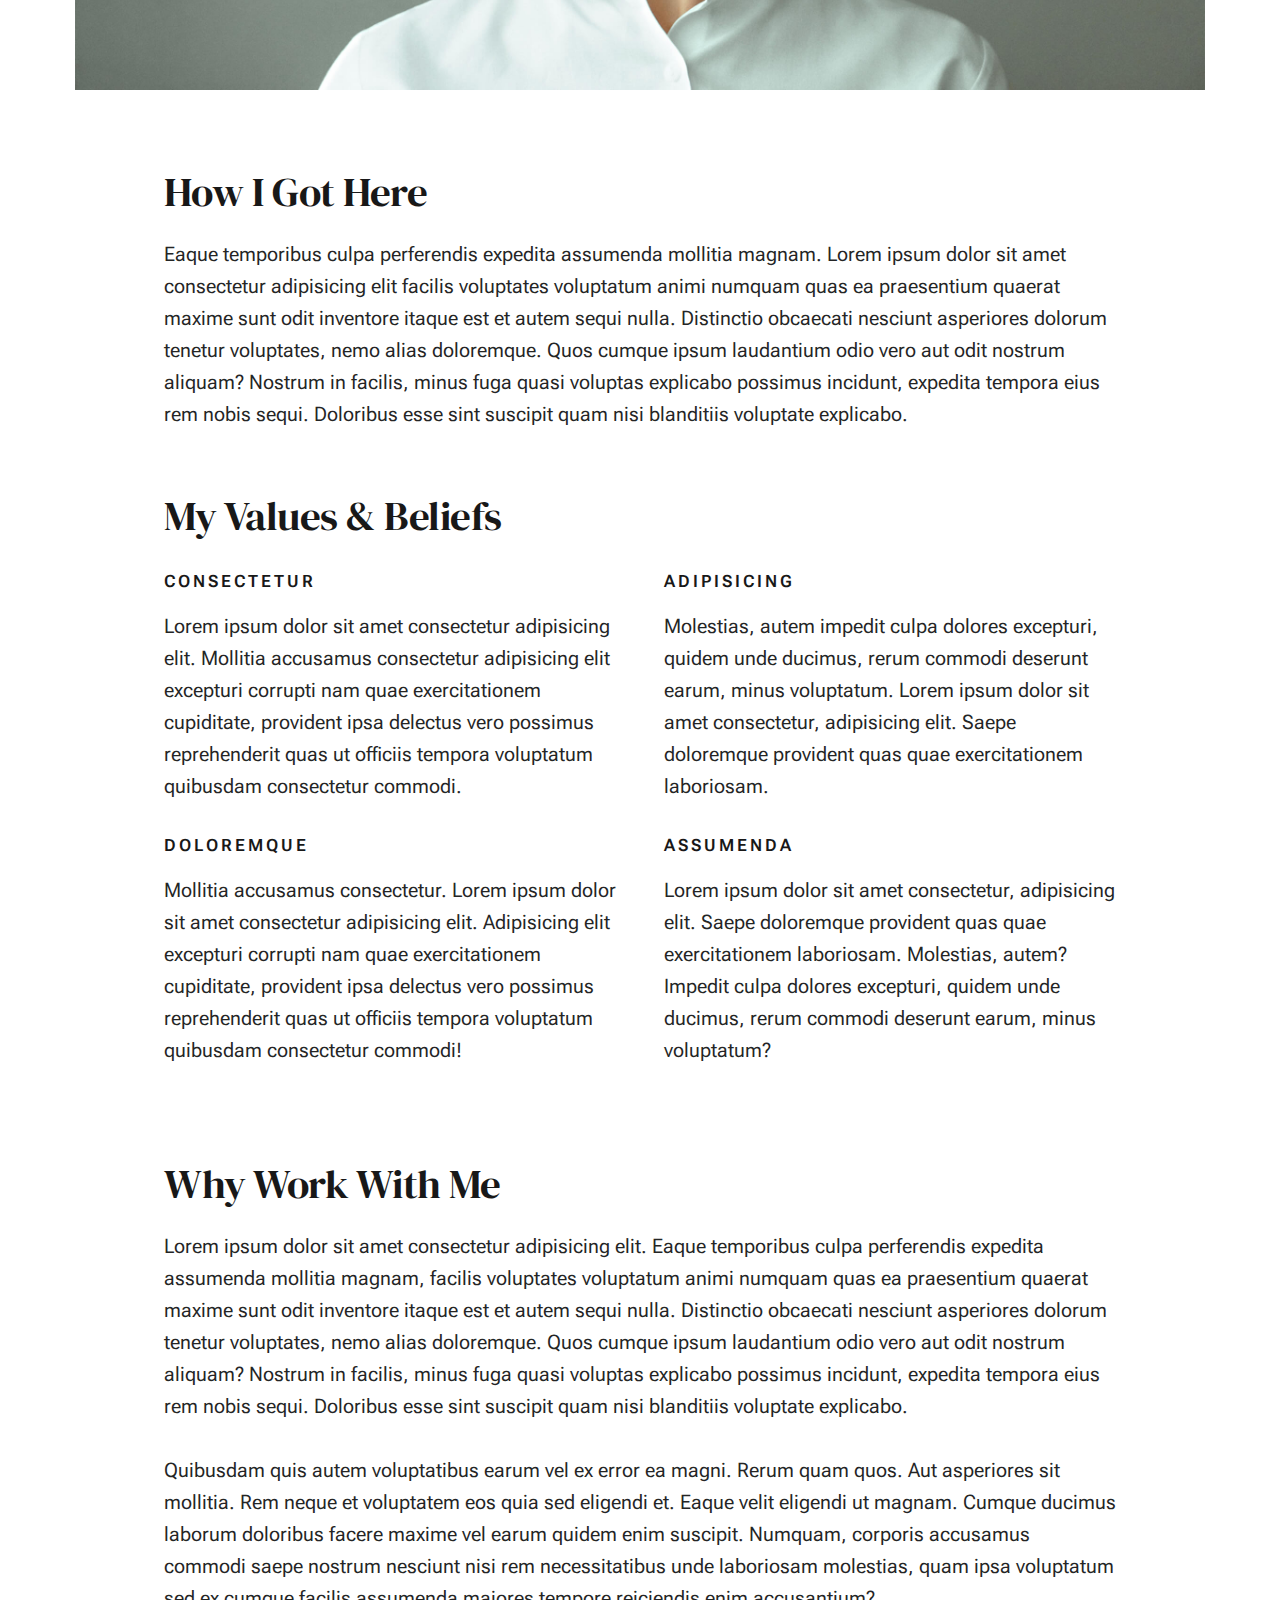
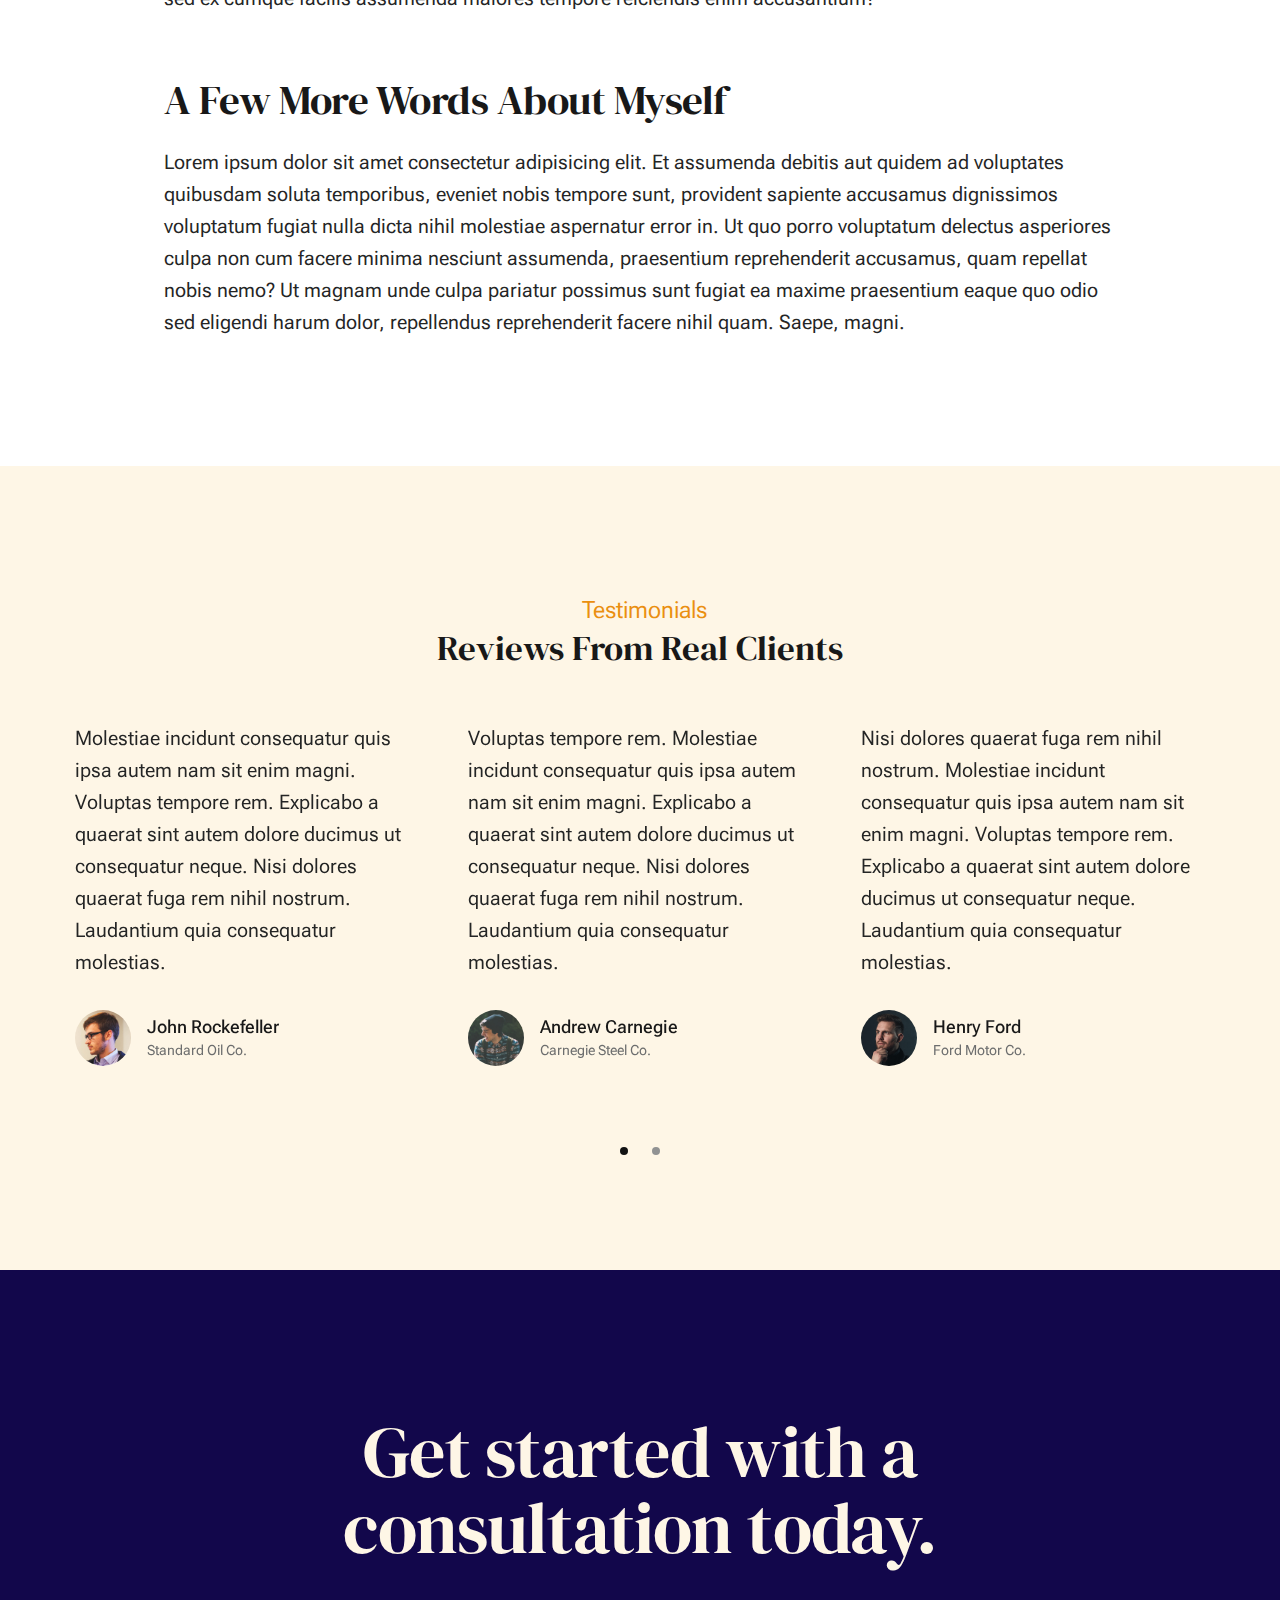
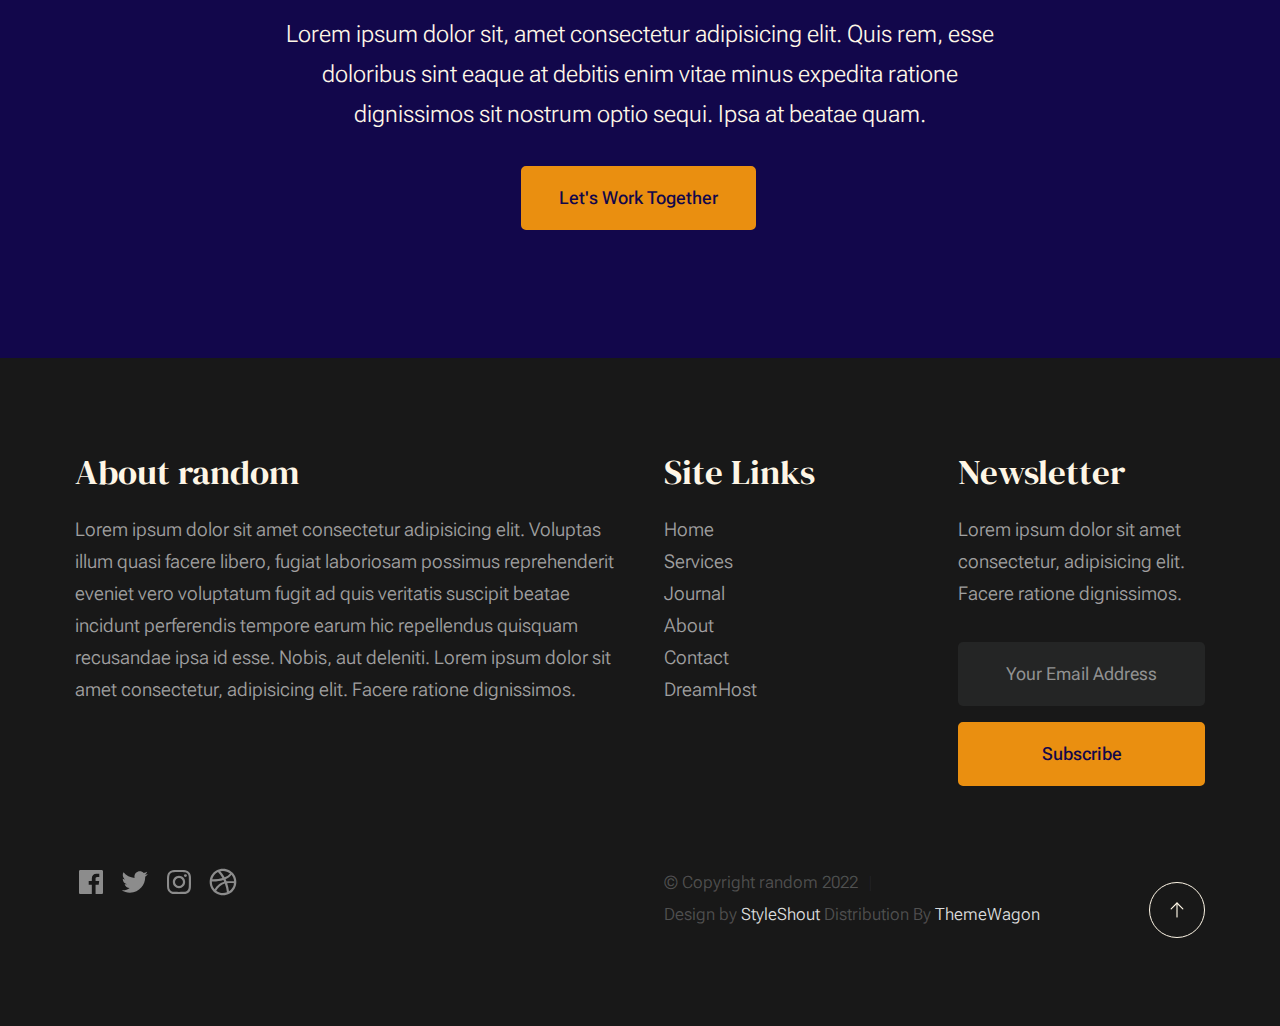
<file: about.html>
<!DOCTYPE html>
<html lang="en" class="no-js" >
<head>

    <!--- basic page needs
    ================================================== -->
    <meta charset="utf-8">
    <meta name="viewport" content="width=device-width, initial-scale=1">
    <title>About - random</title>

    <script>
        document.documentElement.classList.remove('no-js');
        document.documentElement.classList.add('js');
    </script>

    <!-- CSS
    ================================================== -->
    <link rel="stylesheet" href="css/vendor.css">
    <link rel="stylesheet" href="css/styles.css">

    <!-- favicons
    ================================================== -->
    <link rel="apple-touch-icon" sizes="180x180" href="apple-touch-icon.png">
    <link rel="icon" type="image/png" sizes="32x32" href="favicon-32x32.png">
    <link rel="icon" type="image/png" sizes="16x16" href="favicon-16x16.png">
    <link rel="manifest" href="site.webmanifest">

</head>


<body id="top">


    <!-- preloader
    ================================================== -->
    <div id="preloader">
        <div id="loader" class="dots-fade">
            <div></div>
            <div></div>
            <div></div>
        </div>
    </div>


    <!-- page wrap
    ================================================== -->
    <div id="page" class="s-pagewrap">


        <!-- # site header 
        ================================================== -->
        <header class="s-header">

            <div class="row s-header__inner width-sixteen-col">

                <div class="s-header__block">
                    <div class="s-header__logo">
                        <a class="logo" href="index.html">
                            <img src="images/logo.svg" alt="Homepage">
                        </a>
                    </div>

                    <a class="s-header__menu-toggle" href="#0"><span>Menu</span></a>
                </div> <!-- end s-header__block -->

                <nav class="s-header__nav">
    
                    <ul class="s-header__menu-links">
                        <li class="current"><a href="about.html">About</a></li>
                        <li><a href="services.html">Services</a></li>
                        <li><a href="blog.html">Journal</a></li>
                        <li><a href="contact.html">Contact</a></li>
                    </ul> <!-- s-header__menu-links -->

                    <div class="s-header__contact">
                        <a href="contact.html" class="btn btn--primary s-header__contact-btn">Let's Work Together</a>                        
                    </div> <!-- s-header__contact -->
    
                </nav> <!-- end s-header__nav -->

            </div> <!-- end s-header__inner -->

        </header> <!-- end s-header -->


        <!-- # site main content
        ================================================== -->
        <section id="content" class="s-content">

               <section class="s-pageheader pageheader">
                    <div class="row">
                        <div class="column xl-12">
                            <h1 class="page-title">
                                <span class="page-title__small-type text-pretitle">About</span>
                                Hi, I'm random
                            </h1>
                            
                        </div>
                    </div>
               </section> <!-- end pageheader --> 

               <section class="s-pagecontent pagecontent">

                    <div class="row pageintro">
                        <div class="column xl-6 lg-12">
                            <h2 class="text-display-title">Some inspiring words to describe yourself</h2>
                        </div>
                        <div class="column xl-6 lg-12 u-flexitem-x-right">
                            <p class="lead">
                            Lorem ipsum dolor sit amet consectetur, adipisicing elit. Alias eos quas blanditiis, quos sint nostrum fugit aperiam 
                            inventore optio itaque molestias corporis, ipsa tenetur eligendi nihil iste porro, natus culpa consequuntur? Maxime, 
                            corporis tempore. Sed tenetur veritatis velit recusandae eum, molestiae voluptate ducimus laudantium esse illo 
                            doloribus atque eligendi deleniti iusto. 
                            </p>
                        </div>                       
                    </div> <!-- end pageintro -->   
                    
                    <div class="row pagemedia">
                        <d class="column xl-12">
                            <figure class="page-media">                                
                                <img src="images/thumbs/about/about-1200.jpg" 
                                     srcset="images/thumbs/about/about-2400.jpg 2400w, 
                                             images/thumbs/about/about-1200.jpg 1200w, 
                                             images/thumbs/about/about-600.jpg 600w" sizes="(max-width: 2400px) 100vw, 2400px" alt="">
                            </figure>
                        </d>
                    </div> <!-- end pagemedia -->

                    <div class="row width-narrower pagemain">
                        <div class="column xl-12"> 

                            <h2>How I Got Here</h2>
                            <p>
                            Eaque temporibus culpa perferendis expedita assumenda mollitia magnam. Lorem ipsum dolor sit amet consectetur adipisicing elit
                            facilis voluptates voluptatum animi numquam quas ea praesentium quaerat maxime sunt odit inventore itaque est et autem sequi nulla. 
                            Distinctio obcaecati nesciunt asperiores dolorum tenetur voluptates, nemo alias doloremque. Quos cumque ipsum laudantium odio vero 
                            aut odit nostrum aliquam? Nostrum in facilis, minus fuga quasi voluptas explicabo possimus incidunt, expedita tempora eius rem nobis sequi. 
                            Doloribus esse sint suscipit quam nisi blanditiis voluptate explicabo.
                            </p>

                            <h2 class="u-add-bottom">My Values & Beliefs</h2>

                            <div class="grid-list-items list-items">
                                <div class="grid-list-items__item list-items__item u-remove-bottom">
                                    <div class="list-items__item-header">
                                        <h6 class="list-items__item-small-title">Consectetur</h6>
                                    </div>
                                    <p>
                                    Lorem ipsum dolor sit amet consectetur adipisicing elit. Mollitia accusamus consectetur adipisicing elit excepturi corrupti 
                                    nam quae exercitationem cupiditate, provident ipsa delectus vero possimus reprehenderit quas ut officiis tempora voluptatum 
                                    quibusdam consectetur commodi.
                                    </p>
                                </div>
                                <div class="grid-list-items__item list-items__item u-remove-bottom">
                                    <div class="list-items__item-header">
                                        <h6 class="list-items__item-small-title">Adipisicing</h6>
                                    </div>
                                    <p> 
                                    Molestias, autem impedit culpa dolores excepturi, quidem unde ducimus, rerum commodi deserunt earum, minus voluptatum.
                                    Lorem ipsum dolor sit amet consectetur, adipisicing elit. Saepe doloremque provident quas quae exercitationem laboriosam.
                                    </p>
                                </div>
                                <div class="grid-list-items__item list-items__item u-remove-bottom">
                                    <div class="list-items__item-header">
                                        <h6 class="list-items__item-small-title">Doloremque</h6>
                                    </div>
                                    <p>
                                    Mollitia accusamus consectetur. Lorem ipsum dolor sit amet consectetur adipisicing elit. Adipisicing elit excepturi corrupti 
                                    nam quae exercitationem cupiditate, provident ipsa delectus vero possimus reprehenderit quas ut officiis tempora voluptatum 
                                    quibusdam consectetur commodi!
                                    </p>
                                </div>
                                <div class="grid-list-items__item list-items__item u-remove-bottom">
                                    <div class="list-items__item-header">
                                        <h6 class="list-items__item-small-title">Assumenda</h6>
                                    </div>
                                    <p>
                                    Lorem ipsum dolor sit amet consectetur, adipisicing elit. Saepe doloremque provident quas quae exercitationem laboriosam. 
                                    Molestias, autem? Impedit culpa dolores excepturi, quidem unde ducimus, rerum commodi deserunt earum, minus voluptatum?
                                    </p>
                                </div>
                            </div> <!--grid-list-items -->

                            <h2>Why Work With Me</h2>
                            <p>
                            Lorem ipsum dolor sit amet consectetur adipisicing elit. Eaque temporibus culpa perferendis expedita assumenda mollitia magnam, 
                            facilis voluptates voluptatum animi numquam quas ea praesentium quaerat maxime sunt odit inventore itaque est et autem sequi nulla. 
                            Distinctio obcaecati nesciunt asperiores dolorum tenetur voluptates, nemo alias doloremque. Quos cumque ipsum laudantium odio vero aut 
                            odit nostrum aliquam? Nostrum in facilis, minus fuga quasi voluptas explicabo possimus incidunt, expedita tempora eius rem nobis sequi. 
                            Doloribus esse sint suscipit quam nisi blanditiis voluptate explicabo.
                            </p>

                            <p>
                            Quibusdam quis autem voluptatibus earum vel ex error ea magni. Rerum quam quos. Aut asperiores sit mollitia. Rem neque et voluptatem 
                            eos quia sed eligendi et. Eaque velit eligendi ut magnam. Cumque ducimus laborum doloribus facere maxime vel earum quidem enim suscipit. 
                            Numquam, corporis accusamus commodi saepe nostrum nesciunt nisi rem necessitatibus unde laboriosam molestias, quam ipsa voluptatum sed 
                            ex cumque facilis assumenda maiores tempore reiciendis enim accusantium?
                            </p>                   

                            <h2>A Few More Words About Myself</h2>
                            <p>
                            Lorem ipsum dolor sit amet consectetur adipisicing elit. Et assumenda debitis aut quidem ad voluptates quibusdam soluta temporibus, 
                            eveniet nobis tempore sunt, provident sapiente accusamus dignissimos voluptatum fugiat nulla dicta nihil molestiae aspernatur error in. 
                            Ut quo porro voluptatum delectus asperiores culpa non cum facere minima nesciunt assumenda, praesentium reprehenderit accusamus, quam 
                            repellat nobis nemo? Ut magnam unde culpa pariatur possimus sunt fugiat ea maxime praesentium eaque quo odio sed eligendi harum dolor, 
                            repellendus reprehenderit facere nihil quam. Saepe, magni.
                            </p>

                        </div> <!-- end grid-block-->
                    </div> <!-- end pagemain -->

               </section> <!-- pagecontent -->

               <section class="s-testimonials">

                    <div class="s-testimonials__header row row-x-center text-center">
                        <div class="column xl-8 lg-12">
        
                            <p class="text-pretitle">
                            Testimonials
                            </p>
                            <h3>
                            Reviews From Real Clients
                            </h3>                        
        
                        </div>
                    </div> <!--end s-testimonials__header -->

                    <div class="row s-testimonials__content">
                        <div class="column xl-12 testimonials">

                            <div class="swiper-container testimonials__slider page-slider">

                                <div class="swiper-wrapper">
                                    <div class="testimonials__slide swiper-slide">
                                        <p>
                                        Molestiae incidunt consequatur quis ipsa autem nam sit enim magni. Voluptas tempore rem. 
                                        Explicabo a quaerat sint autem dolore ducimus ut consequatur neque. Nisi dolores quaerat fuga rem nihil nostrum.
                                        Laudantium quia consequatur molestias.
                                        </p>
                                        <div class="testimonials__author">
                                            <img src="images/avatars/user-01.jpg" alt="Author image" class="testimonials__avatar">
                                            <cite class="testimonials__cite">
                                                <strong>John Rockefeller</strong>
                                                <span>Standard Oil Co.</span>
                                            </cite>
                                        </div>
                                    </div>
                                    <div class="testimonials__slide swiper-slide">
                                        <p>
                                        Voluptas tempore rem. Molestiae incidunt consequatur quis ipsa autem nam sit enim magni. 
                                        Explicabo a quaerat sint autem dolore ducimus ut consequatur neque. Nisi dolores quaerat fuga rem nihil nostrum.
                                        Laudantium quia consequatur molestias.
                                        </p>
                                        <div class="testimonials__author">
                                            <img src="images/avatars/user-04.jpg" alt="Author image" class="testimonials__avatar">
                                            <cite class="testimonials__cite">
                                                <strong>Andrew Carnegie</strong>
                                                <span>Carnegie Steel Co.</span>
                                            </cite>
                                        </div>
                                    </div>
                                    <div class="testimonials__slide swiper-slide">
                                        <p>
                                        Nisi dolores quaerat fuga rem nihil nostrum. Molestiae incidunt consequatur quis ipsa autem nam sit enim magni. 
                                        Voluptas tempore rem. Explicabo a quaerat sint autem dolore ducimus ut consequatur neque. 
                                        Laudantium quia consequatur molestias.
                                        </p>
                                        <div class="testimonials__author">
                                            <img src="images/avatars/user-06.jpg" alt="Author image" class="testimonials__avatar">
                                            <cite class="testimonials__cite">
                                                <strong>Henry Ford</strong>
                                                <span>Ford Motor Co.</span>
                                            </cite>
                                        </div>
                                    </div>
                                    <div class="testimonials__slide swiper-slide">
                                        <p>
                                        Molestiae incidunt consequatur quis ipsa autem nam sit enim magni. Voluptas tempore rem. 
                                        Explicabo a quaerat sint autem dolore ducimus ut consequatur neque. Nisi dolores quaerat fuga rem nihil nostrum.
                                        Laudantium quia consequatur molestias.
                                        </p>
                                        <div class="testimonials__author">
                                            <img src="images/avatars/user-02.jpg" alt="Author image" class="testimonials__avatar">
                                            <cite class="testimonials__cite">
                                                <strong>John Morgan</strong>
                                                <span>JP Morgan & Co.</span>
                                            </cite>
                                        </div>
                                    </div> 
                                </div> <!-- end swiper-wrapper --> 

                                <div class="swiper-pagination"></div>

                            </div> <!--end testimonials__slider --> 

                        </div> <!-- testimonials -->
                    </div> <!--end s-testimonials__content -->

               </section> <!-- end s-testimonials -->

        </section> <!-- s-content-->

        <!-- # cta
        ================================================== -->
        <section id="cta" class="s-cta">

            <div class="row row-x-center text-center">
                <div class="column xl-8 lg-12">

                    <div class="s-cta__content">
                        <h2 class="text-display-title">
                        Get started with a consultation today.
                        </h2>
                        <p class="lead">
                        Lorem ipsum dolor sit, amet consectetur adipisicing elit. Quis rem, esse doloribus sint eaque at debitis enim vitae minus expedita ratione dignissimos sit nostrum optio sequi. Ipsa at beatae quam.
                        </p>
                        <a href="contact.html" class="btn btn--primary">Let's Work Together</a>
                    </div>

                </div>
            </div>

        </section> <!-- end s-cta -->


        <!-- # footer 
        ================================================== -->
        <footer class="s-footer">
            <div class="row s-footer__content">
                <div class="column xl-6 lg-6 md-12 s-footer__block s-footer__about">                    
                    <h3>About random</h3>
                    <p>
                    Lorem ipsum dolor sit amet consectetur adipisicing elit. Voluptas illum quasi facere libero, 
                    fugiat laboriosam possimus reprehenderit eveniet vero voluptatum fugit ad quis veritatis suscipit beatae 
                    incidunt perferendis tempore earum hic repellendus quisquam recusandae ipsa id esse. Nobis, aut deleniti.
                    Lorem ipsum dolor sit amet consectetur, adipisicing elit. Facere ratione dignissimos.
                    </p>               
                </div>                
                <div class="column xl-3 lg-6 md-12 s-footer__block s-footer__site-links">
                    <h3>Site Links</h3>
                    <ul class="link-list">
                        <li><a href="index.html">Home</a></li>
                        <li><a href="services.html">Services</a></li>
                        <li><a href="blog.html">Journal</a></li>
                        <li><a href="about.html">About</a></li>
                        <li><a href="contact.html">Contact</a></li>
                        <li><a href="https://www.dreamhost.com/r.cgi?287326">DreamHost</a></li>
                    </ul>
                </div>
                <div class="column xl-3 lg-6 md-12 tab-12 s-footer__block s-footer__newsletter">
                    <h3>Newsletter</h3>

                    <p>
                    Lorem ipsum dolor sit amet consectetur, adipisicing elit. Facere ratione dignissimos.
                    </p>

                    <div class="subscribe-form">
                        <form id="mc-form" class="mc-form">
                            <input type="email" name="EMAIL" id="mce-EMAIL" class="u-fullwidth text-center" placeholder="Your Email Address" title="The domain portion of the email address is invalid (the portion after the @)." pattern="^([^\x00-\x20\x22\x28\x29\x2c\x2e\x3a-\x3c\x3e\x40\x5b-\x5d\x7f-\xff]+|\x22([^\x0d\x22\x5c\x80-\xff]|\x5c[\x00-\x7f])*\x22)(\x2e([^\x00-\x20\x22\x28\x29\x2c\x2e\x3a-\x3c\x3e\x40\x5b-\x5d\x7f-\xff]+|\x22([^\x0d\x22\x5c\x80-\xff]|\x5c[\x00-\x7f])*\x22))*\x40([^\x00-\x20\x22\x28\x29\x2c\x2e\x3a-\x3c\x3e\x40\x5b-\x5d\x7f-\xff]+|\x5b([^\x0d\x5b-\x5d\x80-\xff]|\x5c[\x00-\x7f])*\x5d)(\x2e([^\x00-\x20\x22\x28\x29\x2c\x2e\x3a-\x3c\x3e\x40\x5b-\x5d\x7f-\xff]+|\x5b([^\x0d\x5b-\x5d\x80-\xff]|\x5c[\x00-\x7f])*\x5d))*(\.\w{2,})+$" required>
                            <input type="submit" name="subscribe" value="Subscribe" class="btn btn--primary btn--small u-fullwidth">
                            <!-- <div style="position: absolute; left: -5000px;" aria-hidden="true"><input type="text" name="b_cdb7b577e41181934ed6a6a44_9a91cfe7b3" tabindex="-1" value=""></div> -->
                            <div class="mc-status"></div>
                        </form>
                    </div>
                </div>
            </div>    
            
            <div class="row s-footer__bottom">
                <div class="column xl-6 lg-12">
                    <ul class="s-footer__social social-list">
                        <li>
                            <a href="#0">
                                <svg xmlns="http://www.w3.org/2000/svg" width="24" height="24" viewBox="0 0 24 24" style="fill:rgba(0, 0, 0, 1);transform:;-ms-filter:"><path d="M20,3H4C3.447,3,3,3.448,3,4v16c0,0.552,0.447,1,1,1h8.615v-6.96h-2.338v-2.725h2.338v-2c0-2.325,1.42-3.592,3.5-3.592 c0.699-0.002,1.399,0.034,2.095,0.107v2.42h-1.435c-1.128,0-1.348,0.538-1.348,1.325v1.735h2.697l-0.35,2.725h-2.348V21H20 c0.553,0,1-0.448,1-1V4C21,3.448,20.553,3,20,3z"></path></svg>
                                <span class="u-screen-reader-text">Facebook</span>
                            </a>
                        </li>
                        <li>
                            <a href="#0">
                                <svg xmlns="http://www.w3.org/2000/svg" width="24" height="24" viewBox="0 0 24 24" style="fill:rgba(0, 0, 0, 1);transform:;-ms-filter:"><path d="M19.633,7.997c0.013,0.175,0.013,0.349,0.013,0.523c0,5.325-4.053,11.461-11.46,11.461c-2.282,0-4.402-0.661-6.186-1.809 c0.324,0.037,0.636,0.05,0.973,0.05c1.883,0,3.616-0.636,5.001-1.721c-1.771-0.037-3.255-1.197-3.767-2.793 c0.249,0.037,0.499,0.062,0.761,0.062c0.361,0,0.724-0.05,1.061-0.137c-1.847-0.374-3.23-1.995-3.23-3.953v-0.05 c0.537,0.299,1.16,0.486,1.82,0.511C3.534,9.419,2.823,8.184,2.823,6.787c0-0.748,0.199-1.434,0.548-2.032 c1.983,2.443,4.964,4.04,8.306,4.215c-0.062-0.3-0.1-0.611-0.1-0.923c0-2.22,1.796-4.028,4.028-4.028 c1.16,0,2.207,0.486,2.943,1.272c0.91-0.175,1.782-0.512,2.556-0.973c-0.299,0.935-0.936,1.721-1.771,2.22 c0.811-0.088,1.597-0.312,2.319-0.624C21.104,6.712,20.419,7.423,19.633,7.997z"></path></svg>
                                <span class="u-screen-reader-text">Twitter</span>
                            </a>
                        </li>
                        <li>
                            <a href="#0">
                                <svg xmlns="http://www.w3.org/2000/svg" width="24" height="24" viewBox="0 0 24 24" style="fill:rgba(0, 0, 0, 1);transform:;-ms-filter:"><path d="M11.999,7.377c-2.554,0-4.623,2.07-4.623,4.623c0,2.554,2.069,4.624,4.623,4.624c2.552,0,4.623-2.07,4.623-4.624 C16.622,9.447,14.551,7.377,11.999,7.377L11.999,7.377z M11.999,15.004c-1.659,0-3.004-1.345-3.004-3.003 c0-1.659,1.345-3.003,3.004-3.003s3.002,1.344,3.002,3.003C15.001,13.659,13.658,15.004,11.999,15.004L11.999,15.004z"></path><circle cx="16.806" cy="7.207" r="1.078"></circle><path d="M20.533,6.111c-0.469-1.209-1.424-2.165-2.633-2.632c-0.699-0.263-1.438-0.404-2.186-0.42 c-0.963-0.042-1.268-0.054-3.71-0.054s-2.755,0-3.71,0.054C7.548,3.074,6.809,3.215,6.11,3.479C4.9,3.946,3.945,4.902,3.477,6.111 c-0.263,0.7-0.404,1.438-0.419,2.186c-0.043,0.962-0.056,1.267-0.056,3.71c0,2.442,0,2.753,0.056,3.71 c0.015,0.748,0.156,1.486,0.419,2.187c0.469,1.208,1.424,2.164,2.634,2.632c0.696,0.272,1.435,0.426,2.185,0.45 c0.963,0.042,1.268,0.055,3.71,0.055s2.755,0,3.71-0.055c0.747-0.015,1.486-0.157,2.186-0.419c1.209-0.469,2.164-1.424,2.633-2.633 c0.263-0.7,0.404-1.438,0.419-2.186c0.043-0.962,0.056-1.267,0.056-3.71s0-2.753-0.056-3.71C20.941,7.57,20.801,6.819,20.533,6.111z M19.315,15.643c-0.007,0.576-0.111,1.147-0.311,1.688c-0.305,0.787-0.926,1.409-1.712,1.711c-0.535,0.199-1.099,0.303-1.67,0.311 c-0.95,0.044-1.218,0.055-3.654,0.055c-2.438,0-2.687,0-3.655-0.055c-0.569-0.007-1.135-0.112-1.669-0.311 c-0.789-0.301-1.414-0.923-1.719-1.711c-0.196-0.534-0.302-1.099-0.311-1.669c-0.043-0.95-0.053-1.218-0.053-3.654 c0-2.437,0-2.686,0.053-3.655c0.007-0.576,0.111-1.146,0.311-1.687c0.305-0.789,0.93-1.41,1.719-1.712 c0.534-0.198,1.1-0.303,1.669-0.311c0.951-0.043,1.218-0.055,3.655-0.055c2.437,0,2.687,0,3.654,0.055 c0.571,0.007,1.135,0.112,1.67,0.311c0.786,0.303,1.407,0.925,1.712,1.712c0.196,0.534,0.302,1.099,0.311,1.669 c0.043,0.951,0.054,1.218,0.054,3.655c0,2.436,0,2.698-0.043,3.654H19.315z"></path></svg>
                                <span class="u-screen-reader-text">Instagram</span>
                            </a>
                        </li>
                        <li>
                            <a href="#0">
                                <svg xmlns="http://www.w3.org/2000/svg" width="24" height="24" viewBox="0 0 24 24" style="fill: rgba(0, 0, 0, 1);transform: ;msFilter:;"><path d="M20.66 6.98a9.932 9.932 0 0 0-3.641-3.64C15.486 2.447 13.813 2 12 2s-3.486.447-5.02 1.34c-1.533.893-2.747 2.107-3.64 3.64S2 10.187 2 12s.446 3.487 1.34 5.02a9.924 9.924 0 0 0 3.641 3.64C8.514 21.553 10.187 22 12 22s3.486-.447 5.02-1.34a9.932 9.932 0 0 0 3.641-3.64C21.554 15.487 22 13.813 22 12s-.446-3.487-1.34-5.02zM12 3.66c2 0 3.772.64 5.32 1.919-.92 1.174-2.286 2.14-4.1 2.9-1.002-1.813-2.088-3.327-3.261-4.54A7.715 7.715 0 0 1 12 3.66zM5.51 6.8a8.116 8.116 0 0 1 2.711-2.22c1.212 1.201 2.325 2.7 3.34 4.5-2 .6-4.114.9-6.341.9-.573 0-1.006-.013-1.3-.04A8.549 8.549 0 0 1 5.51 6.8zM3.66 12c0-.054.003-.12.01-.2.007-.08.01-.146.01-.2.254.014.641.02 1.161.02 2.666 0 5.146-.367 7.439-1.1.187.373.381.793.58 1.26-1.32.293-2.674 1.006-4.061 2.14S6.4 16.247 5.76 17.5c-1.4-1.587-2.1-3.42-2.1-5.5zM12 20.34c-1.894 0-3.594-.587-5.101-1.759.601-1.187 1.524-2.322 2.771-3.401 1.246-1.08 2.483-1.753 3.71-2.02a29.441 29.441 0 0 1 1.56 6.62 8.166 8.166 0 0 1-2.94.56zm7.08-3.96a8.351 8.351 0 0 1-2.58 2.621c-.24-2.08-.7-4.107-1.379-6.081.932-.066 1.765-.1 2.5-.1.799 0 1.686.034 2.659.1a8.098 8.098 0 0 1-1.2 3.46zm-1.24-5c-1.16 0-2.233.047-3.22.14a27.053 27.053 0 0 0-.68-1.62c2.066-.906 3.532-2.006 4.399-3.3 1.2 1.414 1.854 3.027 1.96 4.84-.812-.04-1.632-.06-2.459-.06z"></path></svg>
                                <span class="u-screen-reader-text">Dribbble</span>
                            </a>
                        </li>
                    </ul> <!-- end s-footer__social -->
                </div>
                <div class="column xl-6 lg-12">
                    <p class="ss-copyright">
                        <span>© Copyright random 2022</span> 
                        <span>Design by <a href="https://www.styleshout.com/">StyleShout</a> Distribution By <a href="https://themewagon.com">ThemeWagon</a></span>
                    </p>
                </div>

                <div class="ss-go-top">
                    <a class="smoothscroll" title="Back to Top" href="#top">
                        <svg xmlns="http://www.w3.org/2000/svg" viewBox="0 0 24 24" width="36" height="36" fill="none" stroke="#ffffff" stroke-width="1" stroke-linecap="round" stroke-linejoin="round">&lt;!--!  Atomicons Free 1.00 by @atisalab License - https://atomicons.com/license/ (Icons: CC BY 4.0) Copyright 2021 Atomicons --&gt;<polyline points="17 11 12 6 7 11"></polyline><line x1="12" y1="18" x2="12" y2="6"></line></svg>
                    </a>
                </div> <!-- end ss-go-top -->
            </div>
            
        </footer> <!-- end s-footer -->

    </div> <!-- end page-wrap -->

    <!-- Java Script
    ================================================== -->
    <script src="js/plugins.js"></script>
    <script src="js/main.js"></script>

</body>
</html>
</file>
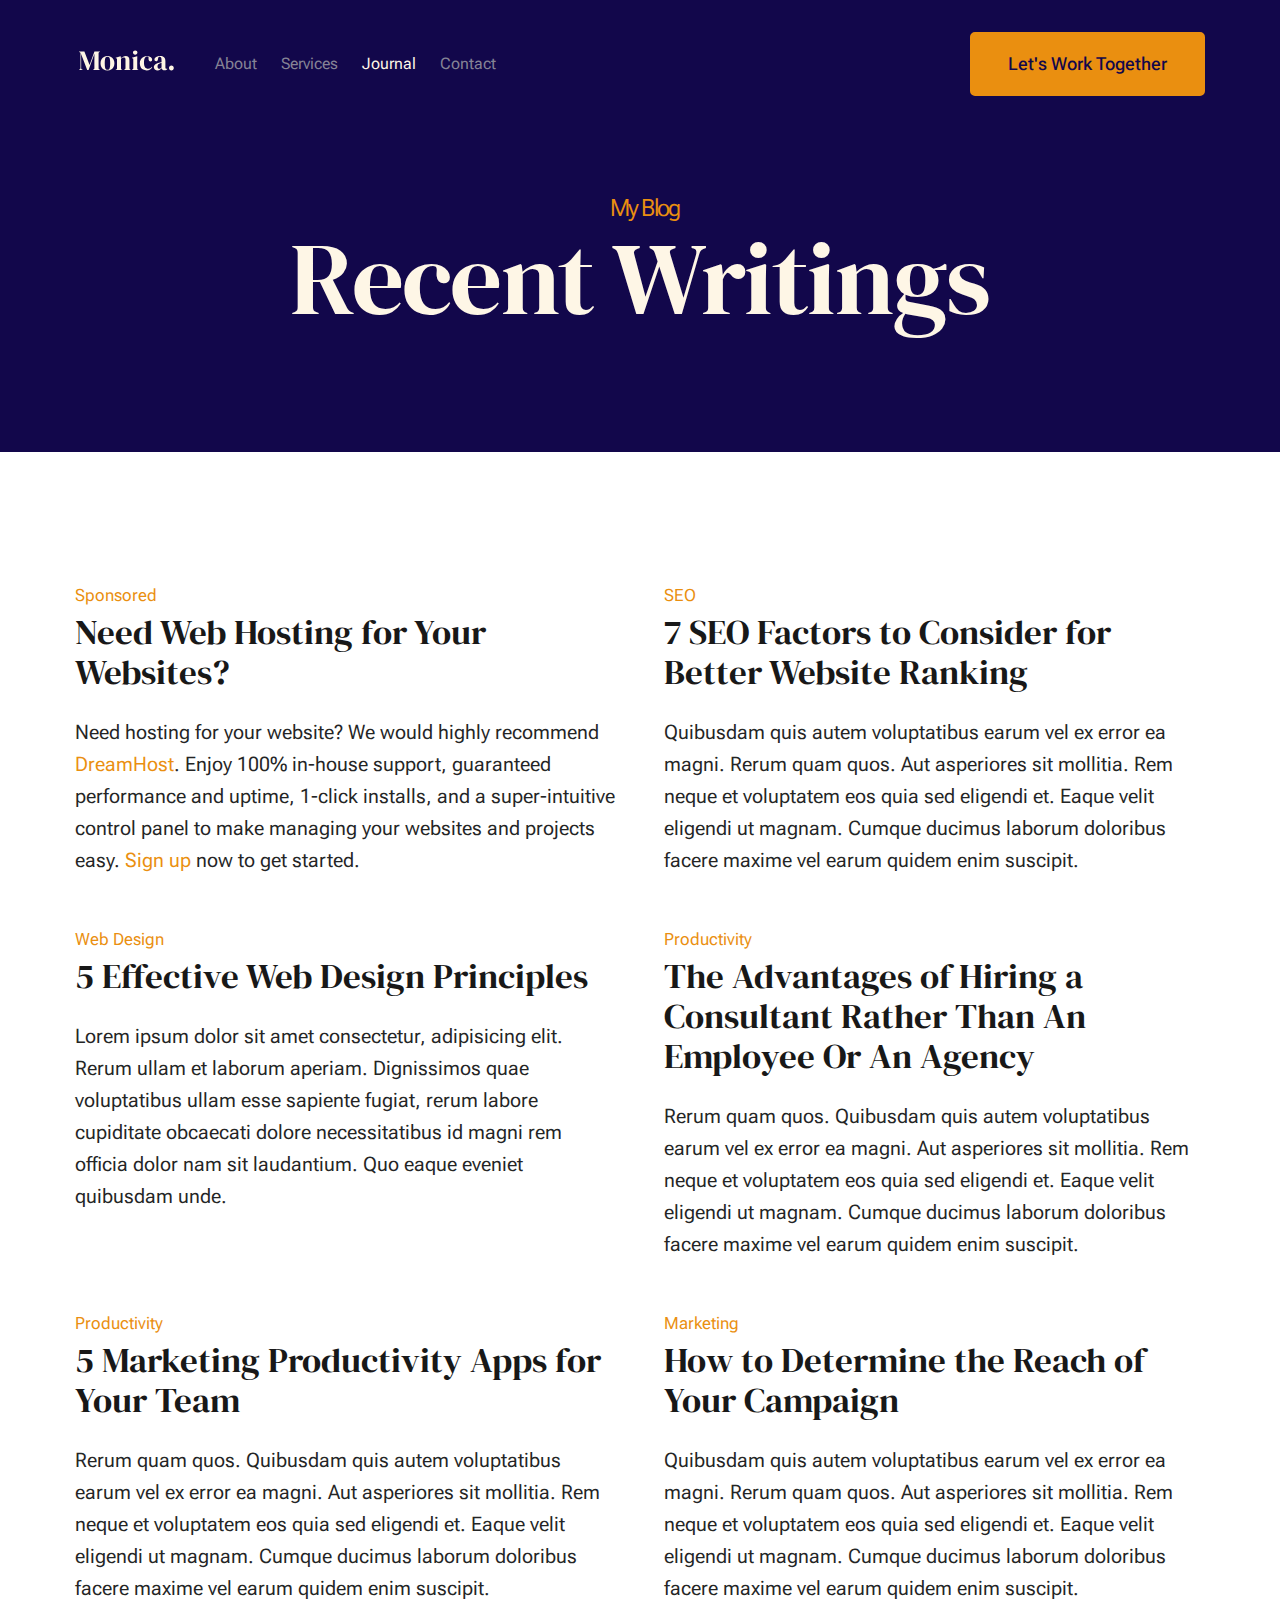
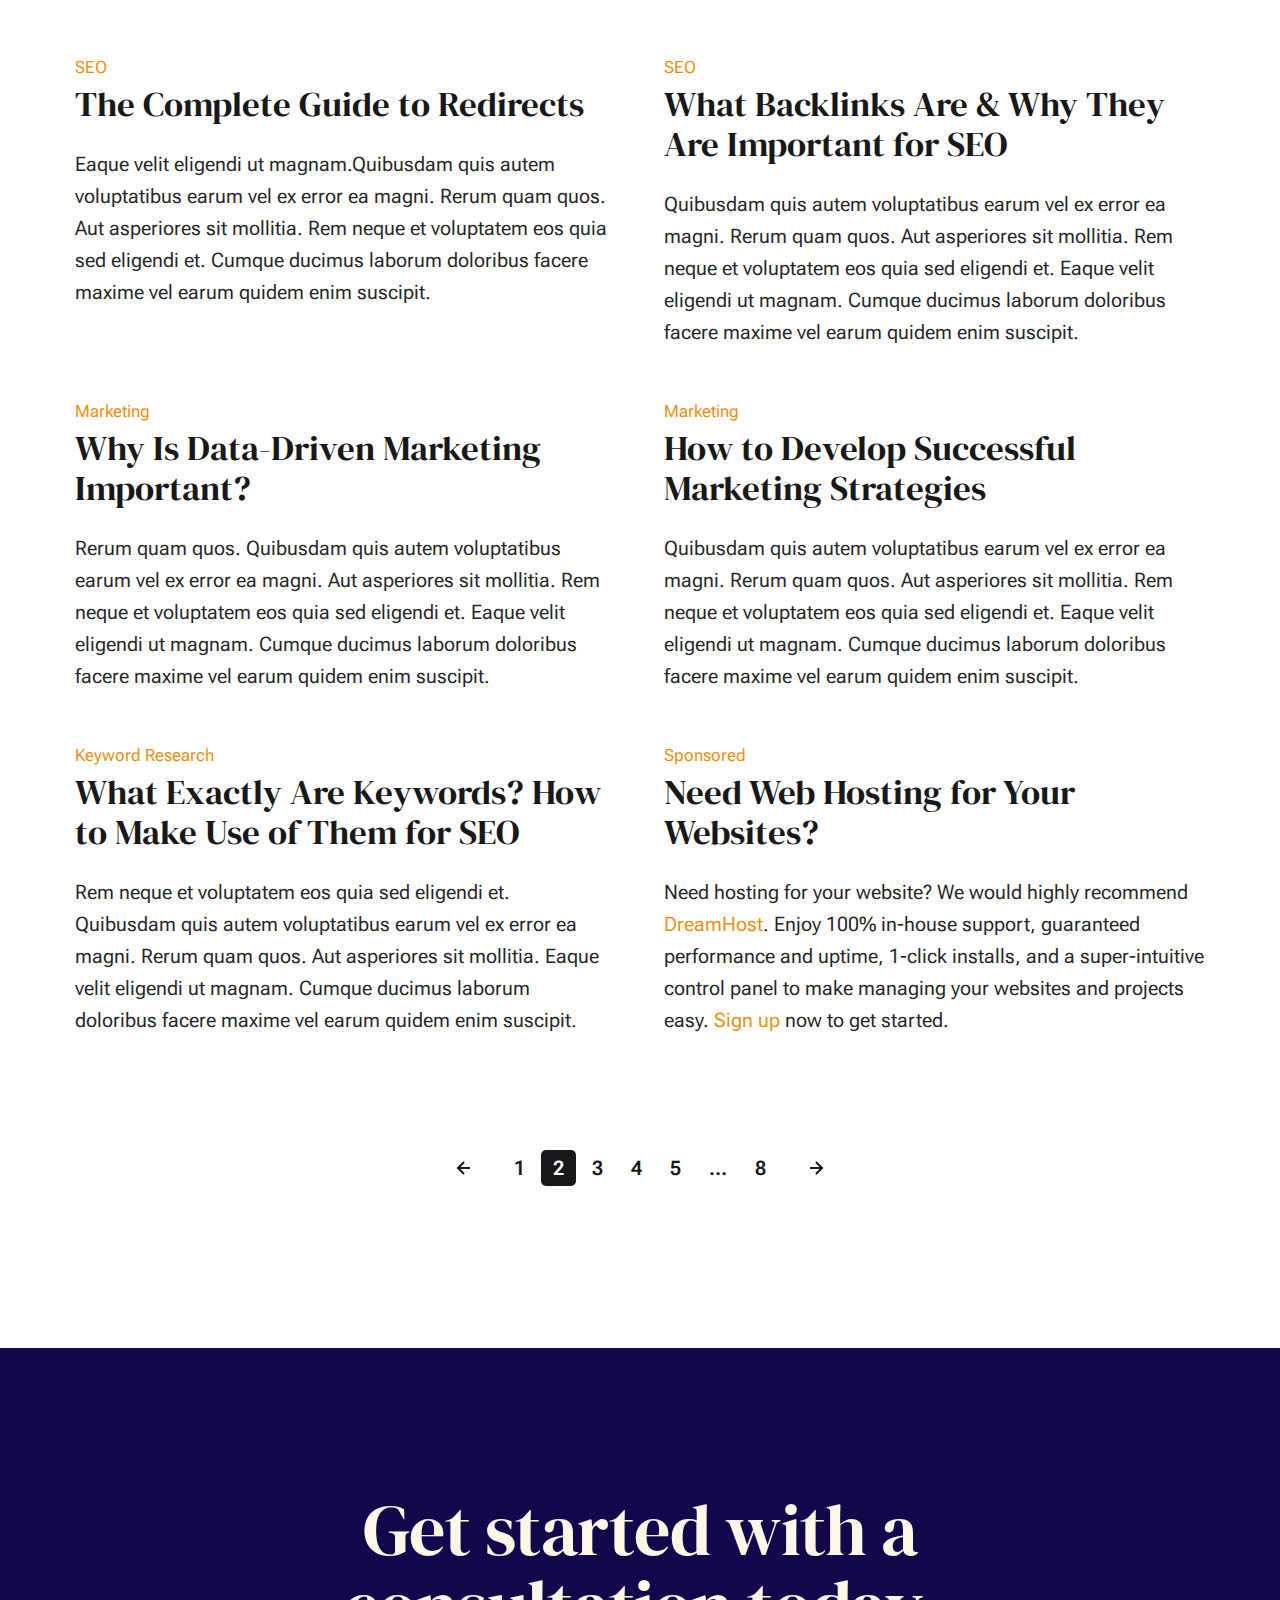
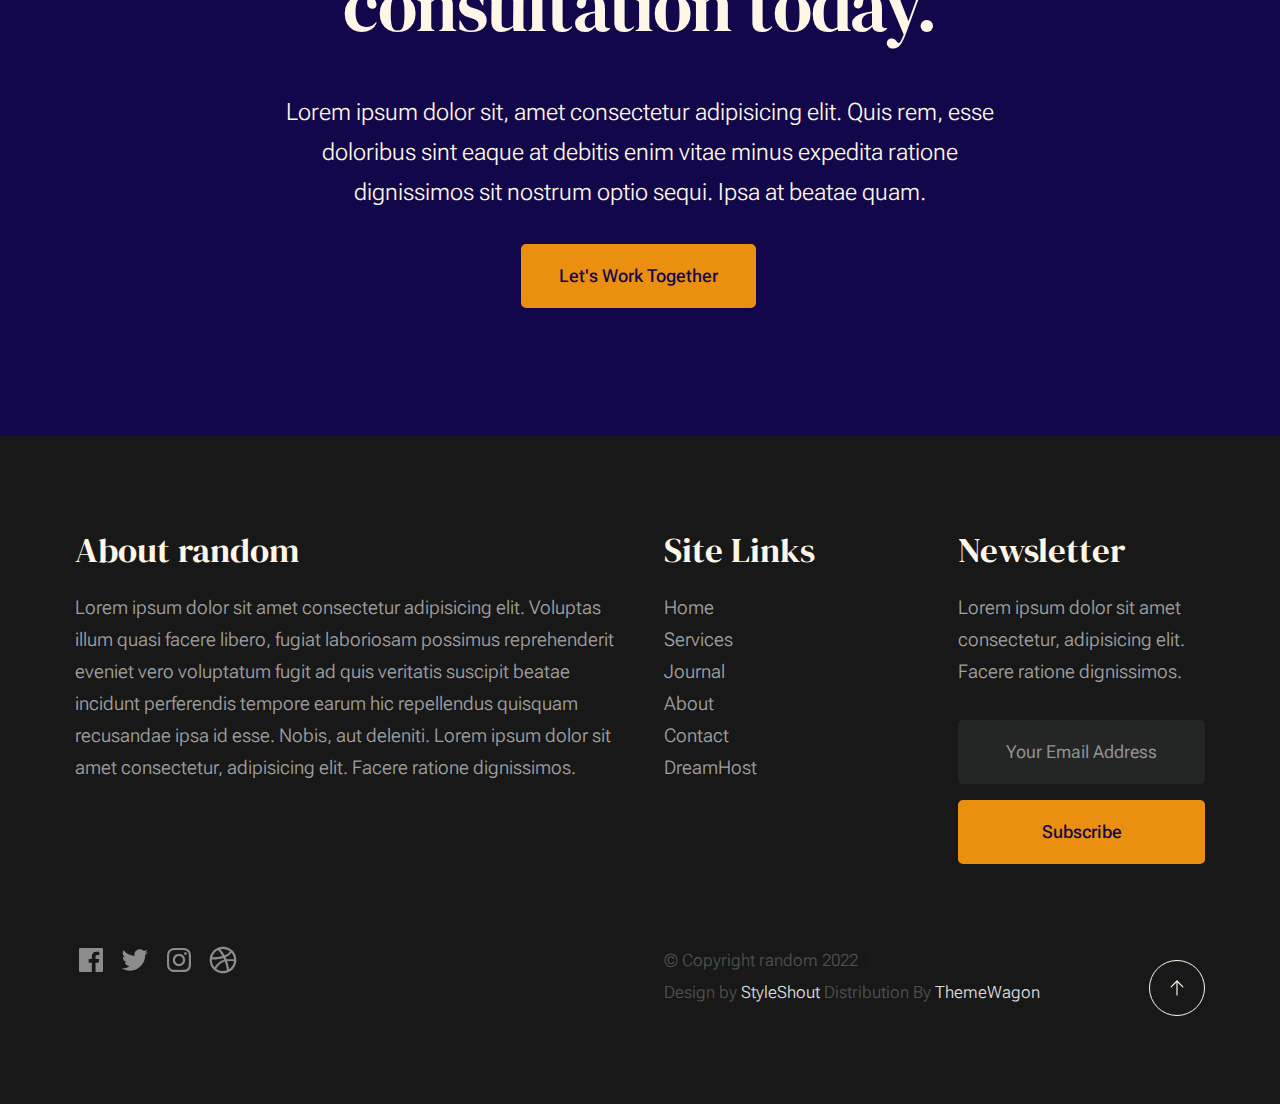
<file: blog.html>
<!DOCTYPE html>
<html lang="en" class="no-js" >
<head>

    <!--- basic page needs
    ================================================== -->
    <meta charset="utf-8">
    <meta name="viewport" content="width=device-width, initial-scale=1">
    <title>Blog - random</title>

    <script>
        document.documentElement.classList.remove('no-js');
        document.documentElement.classList.add('js');
    </script>

    <!-- CSS
    ================================================== -->
    <link rel="stylesheet" href="css/vendor.css">
    <link rel="stylesheet" href="css/styles.css">

    <!-- favicons
    ================================================== -->
    <link rel="apple-touch-icon" sizes="180x180" href="apple-touch-icon.png">
    <link rel="icon" type="image/png" sizes="32x32" href="favicon-32x32.png">
    <link rel="icon" type="image/png" sizes="16x16" href="favicon-16x16.png">
    <link rel="manifest" href="site.webmanifest">

</head>


<body id="top">


    <!-- preloader
    ================================================== -->
    <div id="preloader">
        <div id="loader" class="dots-fade">
            <div></div>
            <div></div>
            <div></div>
        </div>
    </div>


    <!-- page wrap
    ================================================== -->
    <div id="page" class="s-pagewrap">

        <!-- # site header 
        ================================================== -->
        <header class="s-header">

            <div class="row s-header__inner width-sixteen-col">

                <div class="s-header__block">
                    <div class="s-header__logo">
                        <a class="logo" href="index.html">
                            <img src="images/logo.svg" alt="Homepage">
                        </a>
                    </div>

                    <a class="s-header__menu-toggle" href="#0"><span>Menu</span></a>
                </div> <!-- end s-header__block -->

                <nav class="s-header__nav">
    
                    <ul class="s-header__menu-links">
                        <li><a href="about.html">About</a></li>
                        <li><a href="services.html">Services</a></li>
                        <li class="current"><a href="blog.html">Journal</a></li>
                        <li><a href="contact.html">Contact</a></li>
                    </ul> <!-- s-header__menu-links -->

                    <div class="s-header__contact">
                        <a href="contact.html" class="btn btn--primary s-header__contact-btn">Let's Work Together</a>                        
                    </div> <!-- s-header__contact -->
    
                </nav> <!-- end s-header__nav -->

            </div> <!-- end s-header__inner -->

        </header> <!-- end s-header -->


        <!-- # site main content
        ================================================== -->
        <section id="content" class="s-content">

               <section class="s-pageheader pageheader">
                    <div class="row">
                        <div class="column xl-12">
                            <h1 class="page-title">
                                <span class="page-title__small-type text-pretitle">My Blog</span>
                                Recent Writings
                            </h1>
                        </div>
                    </div>
               </section>   

               <section class="s-pagecontent pagecontent">

                    <div class="row">
                        <div class="column xl-12 grid-block">          
        
                            <!-- <div class="grid-full">         -->
                                <div class="grid-full grid-list-items">

                                    <div class="grid-list-items__item blog-card">
                                        <div class="blog-card__header">
                                            <div class="blog-card__cat-links">
                                                <a href="blog.html">Sponsored</a>
                                            </div>
                                            <h3 class="blog-card__title"><a href="https://www.dreamhost.com/r.cgi?287326">Need Web Hosting for Your Websites?</a></h3>
                                        </div>
                                        <div class="blog-card__text">
                                            <p>
                                            Need hosting for your website? We would highly recommend <a href="https://www.dreamhost.com/r.cgi?287326">DreamHost</a>.
                                            Enjoy 100% in-house support, guaranteed performance and uptime, 1-click installs, and a super-intuitive control 
                                            panel to make managing your websites and projects easy. <a href="https://www.dreamhost.com/r.cgi?287326">Sign up</a> now to get started.
                                            </p>
                                        </div>
                                    </div> <!-- end blog-card -->
                                    <div class="grid-list-items__item blog-card">
                                        <div class="blog-card__header">
                                            <div class="blog-card__cat-links">
                                                <a href="blog.html">SEO</a>
                                            </div>
                                            <h3 class="blog-card__title"><a href="single.html">7 SEO Factors to Consider for Better Website Ranking</a></h3>
                                        </div>
                                        <div class="blog-card__text">
                                            <p>
                                            Quibusdam quis autem voluptatibus earum vel ex error ea magni. Rerum quam quos. Aut asperiores 
                                            sit mollitia. Rem neque et voluptatem eos quia sed eligendi et. Eaque velit eligendi ut 
                                            magnam. Cumque ducimus laborum doloribus facere maxime vel earum quidem enim suscipit.
                                            </p>
                                        </div>
                                    </div> <!-- end blog-card -->
                                    <div class="grid-list-items__item blog-card">
                                        <div class="blog-card__header">
                                            <div class="blog-card__cat-links">
                                                <a href="blog.html">Web Design</a>
                                            </div>
                                            <h3 class="blog-card__title"><a href="single.html">5 Effective Web Design Principles</a></h3>
                                        </div>
                                        <div class="blog-card__text">
                                            <p>
                                            Lorem ipsum dolor sit amet consectetur, adipisicing elit. Rerum ullam et laborum aperiam. 
                                            Dignissimos quae voluptatibus ullam esse sapiente fugiat, rerum labore cupiditate obcaecati 
                                            dolore necessitatibus id magni rem officia dolor nam sit laudantium. Quo eaque eveniet quibusdam unde. 
                                            </p>
                                        </div>
                                    </div> <!-- end blog card -->
                                    <div class="grid-list-items__item blog-card">
                                        <div class="blog-card__header">
                                            <div class="blog-card__cat-links">
                                                <a href="blog.html">Productivity</a>
                                            </div>
                                            <h3 class="blog-card__title"><a href="single.html">The Advantages of Hiring a Consultant Rather Than An Employee Or An Agency</a></h3>
                                        </div>
                                        <div class="blog-card__text">
                                            <p>
                                            Rerum quam quos. Quibusdam quis autem voluptatibus earum vel ex error ea magni. Aut asperiores 
                                            sit mollitia. Rem neque et voluptatem eos quia sed eligendi et. Eaque velit eligendi ut 
                                            magnam. Cumque ducimus laborum doloribus facere maxime vel earum quidem enim suscipit.
                                            </p>
                                        </div>
                                    </div> <!-- end blog-card -->
                                    <div class="grid-list-items__item blog-card">
                                        <div class="blog-card__header">
                                            <div class="blog-card__cat-links">
                                                <a href="blog.html">Productivity</a>
                                            </div>
                                            <h3 class="blog-card__title"><a href="single.html">5 Marketing Productivity Apps for Your Team</a></h3>
                                        </div>
                                        <div class="blog-card__text">
                                            <p>
                                            Rerum quam quos. Quibusdam quis autem voluptatibus earum vel ex error ea magni. Aut asperiores 
                                            sit mollitia. Rem neque et voluptatem eos quia sed eligendi et. Eaque velit eligendi ut 
                                            magnam. Cumque ducimus laborum doloribus facere maxime vel earum quidem enim suscipit.
                                            </p>
                                        </div>
                                    </div> <!-- end blog-card -->
                                    <div class="grid-list-items__item blog-card">
                                        <div class="blog-card__header">
                                            <div class="blog-card__cat-links">
                                                <a href="blog.html">Marketing</a>
                                            </div>
                                            <h3 class="blog-card__title"><a href="single.html">How to Determine the Reach of Your Campaign</a></h3>
                                        </div>
                                        <div class="blog-card__text">
                                            <p>
                                            Quibusdam quis autem voluptatibus earum vel ex error ea magni. Rerum quam quos. Aut asperiores 
                                            sit mollitia. Rem neque et voluptatem eos quia sed eligendi et. Eaque velit eligendi ut 
                                            magnam. Cumque ducimus laborum doloribus facere maxime vel earum quidem enim suscipit.
                                            </p>
                                        </div>
                                    </div> <!-- end blog-card -->
                                    <div class="grid-list-items__item blog-card">
                                        <div class="blog-card__header">
                                            <div class="blog-card__cat-links">
                                                <a href="blog.html">SEO</a>
                                            </div>
                                            <h3 class="blog-card__title"><a href="single.html">The Complete Guide to Redirects</a></h3>
                                        </div>
                                        <div class="blog-card__text">
                                            <p>
                                            Eaque velit eligendi ut magnam.Quibusdam quis autem voluptatibus earum vel 
                                            ex error ea magni. Rerum quam quos. Aut asperiores sit mollitia. Rem neque et 
                                            voluptatem eos quia sed eligendi et. Cumque ducimus laborum doloribus facere maxime 
                                            vel earum quidem enim suscipit.
                                            </p>
                                        </div>
                                    </div> <!-- end blog card -->
                                    <div class="grid-list-items__item blog-card">
                                        <div class="blog-card__header">
                                            <div class="blog-card__cat-links">
                                                <a href="blog.html">SEO</a>
                                            </div>
                                            <h3 class="blog-card__title"><a href="single.html">What Backlinks Are & Why They Are Important for SEO</a></h3>
                                        </div>
                                        <div class="blog-card__text">
                                            <p>
                                            Quibusdam quis autem voluptatibus earum vel ex error ea magni. Rerum quam quos. Aut asperiores 
                                            sit mollitia. Rem neque et voluptatem eos quia sed eligendi et. Eaque velit eligendi ut 
                                            magnam. Cumque ducimus laborum doloribus facere maxime vel earum quidem enim suscipit.
                                            </p>
                                        </div>
                                    </div> <!-- end blog-card -->
                                    <div class="grid-list-items__item blog-card">
                                        <div class="blog-card__header">
                                            <div class="blog-card__cat-links">
                                                <a href="blog.html">Marketing</a>
                                            </div>
                                            <h3 class="blog-card__title"><a href="single.html">Why Is Data-Driven Marketing Important?</a></h3>
                                        </div>
                                        <div class="blog-card__text">
                                            <p>
                                            Rerum quam quos. Quibusdam quis autem voluptatibus earum vel ex error ea magni. Aut asperiores 
                                            sit mollitia. Rem neque et voluptatem eos quia sed eligendi et. Eaque velit eligendi ut 
                                            magnam. Cumque ducimus laborum doloribus facere maxime vel earum quidem enim suscipit.
                                            </p>
                                        </div>
                                    </div> <!-- end blog card -->
                                    <div class="grid-list-items__item blog-card">
                                        <div class="blog-card__header">
                                            <div class="blog-card__cat-links">
                                                <a href="blog.html">Marketing</a>
                                            </div>
                                            <h3 class="blog-card__title"><a href="single.html">How to Develop Successful Marketing Strategies</a></h3>
                                        </div>
                                        <div class="blog-card__text">
                                            <p>
                                            Quibusdam quis autem voluptatibus earum vel ex error ea magni. Rerum quam quos. Aut asperiores 
                                            sit mollitia. Rem neque et voluptatem eos quia sed eligendi et. Eaque velit eligendi ut 
                                            magnam. Cumque ducimus laborum doloribus facere maxime vel earum quidem enim suscipit.
                                            </p>
                                        </div>
                                    </div> <!-- end blog-card -->
                                    <div class="grid-list-items__item blog-card">
                                        <div class="blog-card__header">
                                            <div class="blog-card__cat-links">
                                                <a href="blog.html">Keyword Research</a>
                                            </div>
                                            <h3 class="blog-card__title"><a href="single.html">What Exactly Are Keywords? How to Make Use of Them for SEO</a></h3>
                                        </div>
                                        <div class="blog-card__text">
                                            <p>
                                            Rem neque et voluptatem eos quia sed eligendi et. Quibusdam quis autem voluptatibus earum vel ex error ea magni. 
                                            Rerum quam quos. Aut asperiores sit mollitia. Eaque velit eligendi ut 
                                            magnam. Cumque ducimus laborum doloribus facere maxime vel earum quidem enim suscipit.
                                            </p>
                                        </div>
                                    </div> <!-- end blog-card -->
                                    <div class="grid-list-items__item blog-card">
                                        <div class="blog-card__header">
                                            <div class="blog-card__cat-links">
                                                <a href="blog.html">Sponsored</a>
                                            </div>
                                            <h3 class="blog-card__title"><a href="https://www.dreamhost.com/r.cgi?287326">Need Web Hosting for Your Websites?</a></h3>
                                        </div>
                                        <div class="blog-card__text">
                                            <p>
                                            Need hosting for your website? We would highly recommend <a href="https://www.dreamhost.com/r.cgi?287326">DreamHost</a>.
                                            Enjoy 100% in-house support, guaranteed performance and uptime, 1-click installs, and a super-intuitive control 
                                            panel to make managing your websites and projects easy. <a href="https://www.dreamhost.com/r.cgi?287326">Sign up</a> now to get started.
                                            </p>
                                        </div>
                                    </div> <!-- end blog card -->
        
                                </div> <!-- grid-list-items -->
                            <!-- </div>     -->

                        </div> <!-- end grid-block-->
                    </div> <!-- end row -->

                    <!-- pagination -->
                    <div class="row navigation pagination">
                        <div class="column xl-12">
                            <nav class="pgn">
                                <ul>
                                    <li>
                                        <a class="pgn__prev" href="#0">
                                            <svg xmlns="http://www.w3.org/2000/svg" width="24" height="24" viewBox="0 0 24 24"><path d="M12.707 17.293L8.414 13H18v-2H8.414l4.293-4.293-1.414-1.414L4.586 12l6.707 6.707z"/></svg>
                                        </a>
                                    </li>
                                    <li><a class="pgn__num" href="#0">1</a></li>
                                    <li><span class="pgn__num current">2</span></li>
                                    <li><a class="pgn__num" href="#0">3</a></li>
                                    <li><a class="pgn__num" href="#0">4</a></li>
                                    <li><a class="pgn__num" href="#0">5</a></li>
                                    <li><span class="pgn__num dots">…</span></li>
                                    <li><a class="pgn__num" href="#0">8</a></li>
                                    <li>
                                        <a class="pgn__next" href="#0">
                                            <svg xmlns="http://www.w3.org/2000/svg" width="24" height="24" viewBox="0 0 24 24"><path d="M11.293 17.293l1.414 1.414L19.414 12l-6.707-6.707-1.414 1.414L15.586 11H6v2h9.586z"/></svg>
                                        </a>
                                    </li>
                                </ul>
                            </nav>
                        </div> <!-- end column -->
                    </div> <!-- end pagination -->

               </section>

        </section> <!-- s-content-->

        <!-- # cta
        ================================================== -->
        <section id="cta" class="s-cta">

            <div class="row row-x-center text-center">
                <div class="column xl-8 lg-12">

                    <div class="s-cta__content">
                        <h2 class="text-display-title">
                        Get started with a consultation today.
                        </h2>
                        <p class="lead">
                        Lorem ipsum dolor sit, amet consectetur adipisicing elit. Quis rem, esse doloribus sint eaque at debitis enim vitae minus expedita ratione dignissimos sit nostrum optio sequi. Ipsa at beatae quam.
                        </p>
                        <a href="contact.html" class="btn btn--primary">Let's Work Together</a>
                    </div>

                </div>
            </div>

        </section> <!-- end s-cta -->


        <!-- # footer 
        ================================================== -->
        <footer class="s-footer">
            <div class="row s-footer__content">
                <div class="column xl-6 lg-6 md-12 s-footer__block s-footer__about">                    
                    <h3>About random</h3>
                    <p>
                    Lorem ipsum dolor sit amet consectetur adipisicing elit. Voluptas illum quasi facere libero, 
                    fugiat laboriosam possimus reprehenderit eveniet vero voluptatum fugit ad quis veritatis suscipit beatae 
                    incidunt perferendis tempore earum hic repellendus quisquam recusandae ipsa id esse. Nobis, aut deleniti.
                    Lorem ipsum dolor sit amet consectetur, adipisicing elit. Facere ratione dignissimos.
                    </p>               
                </div>                
                <div class="column xl-3 lg-6 md-12 s-footer__block s-footer__site-links">
                    <h3>Site Links</h3>
                    <ul class="link-list">
                        <li><a href="index.html">Home</a></li>
                        <li><a href="services.html">Services</a></li>
                        <li><a href="blog.html">Journal</a></li>
                        <li><a href="about.html">About</a></li>
                        <li><a href="contact.html">Contact</a></li>
                        <li><a href="https://www.dreamhost.com/r.cgi?287326">DreamHost</a></li>
                    </ul>
                </div>
                <div class="column xl-3 lg-6 md-12 tab-12 s-footer__block s-footer__newsletter">
                    <h3>Newsletter</h3>

                    <p>
                    Lorem ipsum dolor sit amet consectetur, adipisicing elit. Facere ratione dignissimos.
                    </p>

                    <div class="subscribe-form">
                        <form id="mc-form" class="mc-form">
                            <input type="email" name="EMAIL" id="mce-EMAIL" class="u-fullwidth text-center" placeholder="Your Email Address" title="The domain portion of the email address is invalid (the portion after the @)." pattern="^([^\x00-\x20\x22\x28\x29\x2c\x2e\x3a-\x3c\x3e\x40\x5b-\x5d\x7f-\xff]+|\x22([^\x0d\x22\x5c\x80-\xff]|\x5c[\x00-\x7f])*\x22)(\x2e([^\x00-\x20\x22\x28\x29\x2c\x2e\x3a-\x3c\x3e\x40\x5b-\x5d\x7f-\xff]+|\x22([^\x0d\x22\x5c\x80-\xff]|\x5c[\x00-\x7f])*\x22))*\x40([^\x00-\x20\x22\x28\x29\x2c\x2e\x3a-\x3c\x3e\x40\x5b-\x5d\x7f-\xff]+|\x5b([^\x0d\x5b-\x5d\x80-\xff]|\x5c[\x00-\x7f])*\x5d)(\x2e([^\x00-\x20\x22\x28\x29\x2c\x2e\x3a-\x3c\x3e\x40\x5b-\x5d\x7f-\xff]+|\x5b([^\x0d\x5b-\x5d\x80-\xff]|\x5c[\x00-\x7f])*\x5d))*(\.\w{2,})+$" required>
                            <input type="submit" name="subscribe" value="Subscribe" class="btn btn--primary btn--small u-fullwidth">
                            <!-- <div style="position: absolute; left: -5000px;" aria-hidden="true"><input type="text" name="b_cdb7b577e41181934ed6a6a44_9a91cfe7b3" tabindex="-1" value=""></div> -->
                            <div class="mc-status"></div>
                        </form>
                    </div>
                </div>
            </div>    
            
            <div class="row s-footer__bottom">
                <div class="column xl-6 lg-12">
                    <ul class="s-footer__social social-list">
                        <li>
                            <a href="#0">
                                <svg xmlns="http://www.w3.org/2000/svg" width="24" height="24" viewBox="0 0 24 24" style="fill:rgba(0, 0, 0, 1);transform:;-ms-filter:"><path d="M20,3H4C3.447,3,3,3.448,3,4v16c0,0.552,0.447,1,1,1h8.615v-6.96h-2.338v-2.725h2.338v-2c0-2.325,1.42-3.592,3.5-3.592 c0.699-0.002,1.399,0.034,2.095,0.107v2.42h-1.435c-1.128,0-1.348,0.538-1.348,1.325v1.735h2.697l-0.35,2.725h-2.348V21H20 c0.553,0,1-0.448,1-1V4C21,3.448,20.553,3,20,3z"></path></svg>
                                <span class="u-screen-reader-text">Facebook</span>
                            </a>
                        </li>
                        <li>
                            <a href="#0">
                                <svg xmlns="http://www.w3.org/2000/svg" width="24" height="24" viewBox="0 0 24 24" style="fill:rgba(0, 0, 0, 1);transform:;-ms-filter:"><path d="M19.633,7.997c0.013,0.175,0.013,0.349,0.013,0.523c0,5.325-4.053,11.461-11.46,11.461c-2.282,0-4.402-0.661-6.186-1.809 c0.324,0.037,0.636,0.05,0.973,0.05c1.883,0,3.616-0.636,5.001-1.721c-1.771-0.037-3.255-1.197-3.767-2.793 c0.249,0.037,0.499,0.062,0.761,0.062c0.361,0,0.724-0.05,1.061-0.137c-1.847-0.374-3.23-1.995-3.23-3.953v-0.05 c0.537,0.299,1.16,0.486,1.82,0.511C3.534,9.419,2.823,8.184,2.823,6.787c0-0.748,0.199-1.434,0.548-2.032 c1.983,2.443,4.964,4.04,8.306,4.215c-0.062-0.3-0.1-0.611-0.1-0.923c0-2.22,1.796-4.028,4.028-4.028 c1.16,0,2.207,0.486,2.943,1.272c0.91-0.175,1.782-0.512,2.556-0.973c-0.299,0.935-0.936,1.721-1.771,2.22 c0.811-0.088,1.597-0.312,2.319-0.624C21.104,6.712,20.419,7.423,19.633,7.997z"></path></svg>
                                <span class="u-screen-reader-text">Twitter</span>
                            </a>
                        </li>
                        <li>
                            <a href="#0">
                                <svg xmlns="http://www.w3.org/2000/svg" width="24" height="24" viewBox="0 0 24 24" style="fill:rgba(0, 0, 0, 1);transform:;-ms-filter:"><path d="M11.999,7.377c-2.554,0-4.623,2.07-4.623,4.623c0,2.554,2.069,4.624,4.623,4.624c2.552,0,4.623-2.07,4.623-4.624 C16.622,9.447,14.551,7.377,11.999,7.377L11.999,7.377z M11.999,15.004c-1.659,0-3.004-1.345-3.004-3.003 c0-1.659,1.345-3.003,3.004-3.003s3.002,1.344,3.002,3.003C15.001,13.659,13.658,15.004,11.999,15.004L11.999,15.004z"></path><circle cx="16.806" cy="7.207" r="1.078"></circle><path d="M20.533,6.111c-0.469-1.209-1.424-2.165-2.633-2.632c-0.699-0.263-1.438-0.404-2.186-0.42 c-0.963-0.042-1.268-0.054-3.71-0.054s-2.755,0-3.71,0.054C7.548,3.074,6.809,3.215,6.11,3.479C4.9,3.946,3.945,4.902,3.477,6.111 c-0.263,0.7-0.404,1.438-0.419,2.186c-0.043,0.962-0.056,1.267-0.056,3.71c0,2.442,0,2.753,0.056,3.71 c0.015,0.748,0.156,1.486,0.419,2.187c0.469,1.208,1.424,2.164,2.634,2.632c0.696,0.272,1.435,0.426,2.185,0.45 c0.963,0.042,1.268,0.055,3.71,0.055s2.755,0,3.71-0.055c0.747-0.015,1.486-0.157,2.186-0.419c1.209-0.469,2.164-1.424,2.633-2.633 c0.263-0.7,0.404-1.438,0.419-2.186c0.043-0.962,0.056-1.267,0.056-3.71s0-2.753-0.056-3.71C20.941,7.57,20.801,6.819,20.533,6.111z M19.315,15.643c-0.007,0.576-0.111,1.147-0.311,1.688c-0.305,0.787-0.926,1.409-1.712,1.711c-0.535,0.199-1.099,0.303-1.67,0.311 c-0.95,0.044-1.218,0.055-3.654,0.055c-2.438,0-2.687,0-3.655-0.055c-0.569-0.007-1.135-0.112-1.669-0.311 c-0.789-0.301-1.414-0.923-1.719-1.711c-0.196-0.534-0.302-1.099-0.311-1.669c-0.043-0.95-0.053-1.218-0.053-3.654 c0-2.437,0-2.686,0.053-3.655c0.007-0.576,0.111-1.146,0.311-1.687c0.305-0.789,0.93-1.41,1.719-1.712 c0.534-0.198,1.1-0.303,1.669-0.311c0.951-0.043,1.218-0.055,3.655-0.055c2.437,0,2.687,0,3.654,0.055 c0.571,0.007,1.135,0.112,1.67,0.311c0.786,0.303,1.407,0.925,1.712,1.712c0.196,0.534,0.302,1.099,0.311,1.669 c0.043,0.951,0.054,1.218,0.054,3.655c0,2.436,0,2.698-0.043,3.654H19.315z"></path></svg>
                                <span class="u-screen-reader-text">Instagram</span>
                            </a>
                        </li>
                        <li>
                            <a href="#0">
                                <svg xmlns="http://www.w3.org/2000/svg" width="24" height="24" viewBox="0 0 24 24" style="fill: rgba(0, 0, 0, 1);transform: ;msFilter:;"><path d="M20.66 6.98a9.932 9.932 0 0 0-3.641-3.64C15.486 2.447 13.813 2 12 2s-3.486.447-5.02 1.34c-1.533.893-2.747 2.107-3.64 3.64S2 10.187 2 12s.446 3.487 1.34 5.02a9.924 9.924 0 0 0 3.641 3.64C8.514 21.553 10.187 22 12 22s3.486-.447 5.02-1.34a9.932 9.932 0 0 0 3.641-3.64C21.554 15.487 22 13.813 22 12s-.446-3.487-1.34-5.02zM12 3.66c2 0 3.772.64 5.32 1.919-.92 1.174-2.286 2.14-4.1 2.9-1.002-1.813-2.088-3.327-3.261-4.54A7.715 7.715 0 0 1 12 3.66zM5.51 6.8a8.116 8.116 0 0 1 2.711-2.22c1.212 1.201 2.325 2.7 3.34 4.5-2 .6-4.114.9-6.341.9-.573 0-1.006-.013-1.3-.04A8.549 8.549 0 0 1 5.51 6.8zM3.66 12c0-.054.003-.12.01-.2.007-.08.01-.146.01-.2.254.014.641.02 1.161.02 2.666 0 5.146-.367 7.439-1.1.187.373.381.793.58 1.26-1.32.293-2.674 1.006-4.061 2.14S6.4 16.247 5.76 17.5c-1.4-1.587-2.1-3.42-2.1-5.5zM12 20.34c-1.894 0-3.594-.587-5.101-1.759.601-1.187 1.524-2.322 2.771-3.401 1.246-1.08 2.483-1.753 3.71-2.02a29.441 29.441 0 0 1 1.56 6.62 8.166 8.166 0 0 1-2.94.56zm7.08-3.96a8.351 8.351 0 0 1-2.58 2.621c-.24-2.08-.7-4.107-1.379-6.081.932-.066 1.765-.1 2.5-.1.799 0 1.686.034 2.659.1a8.098 8.098 0 0 1-1.2 3.46zm-1.24-5c-1.16 0-2.233.047-3.22.14a27.053 27.053 0 0 0-.68-1.62c2.066-.906 3.532-2.006 4.399-3.3 1.2 1.414 1.854 3.027 1.96 4.84-.812-.04-1.632-.06-2.459-.06z"></path></svg>
                                <span class="u-screen-reader-text">Dribbble</span>
                            </a>
                        </li>
                    </ul> <!-- end s-footer__social -->
                </div>
                <div class="column xl-6 lg-12">
                    <p class="ss-copyright">
                        <span>© Copyright random 2022</span> 
                        <span>Design by <a href="https://www.styleshout.com/">StyleShout</a> Distribution By <a href="https://themewagon.com">ThemeWagon</a></span>
                    </p>
                </div>

                <div class="ss-go-top">
                    <a class="smoothscroll" title="Back to Top" href="#top">
                        <svg xmlns="http://www.w3.org/2000/svg" viewBox="0 0 24 24" width="36" height="36" fill="none" stroke="#ffffff" stroke-width="1" stroke-linecap="round" stroke-linejoin="round">&lt;!--!  Atomicons Free 1.00 by @atisalab License - https://atomicons.com/license/ (Icons: CC BY 4.0) Copyright 2021 Atomicons --&gt;<polyline points="17 11 12 6 7 11"></polyline><line x1="12" y1="18" x2="12" y2="6"></line></svg>
                    </a>
                </div> <!-- end ss-go-top -->
            </div>
            
        </footer> <!-- end s-footer -->

    </div> <!-- end page-wrap -->

    <!-- Java Script
    ================================================== -->
    <script src="js/plugins.js"></script>
    <script src="js/main.js"></script>

</body>
</html>
</file>
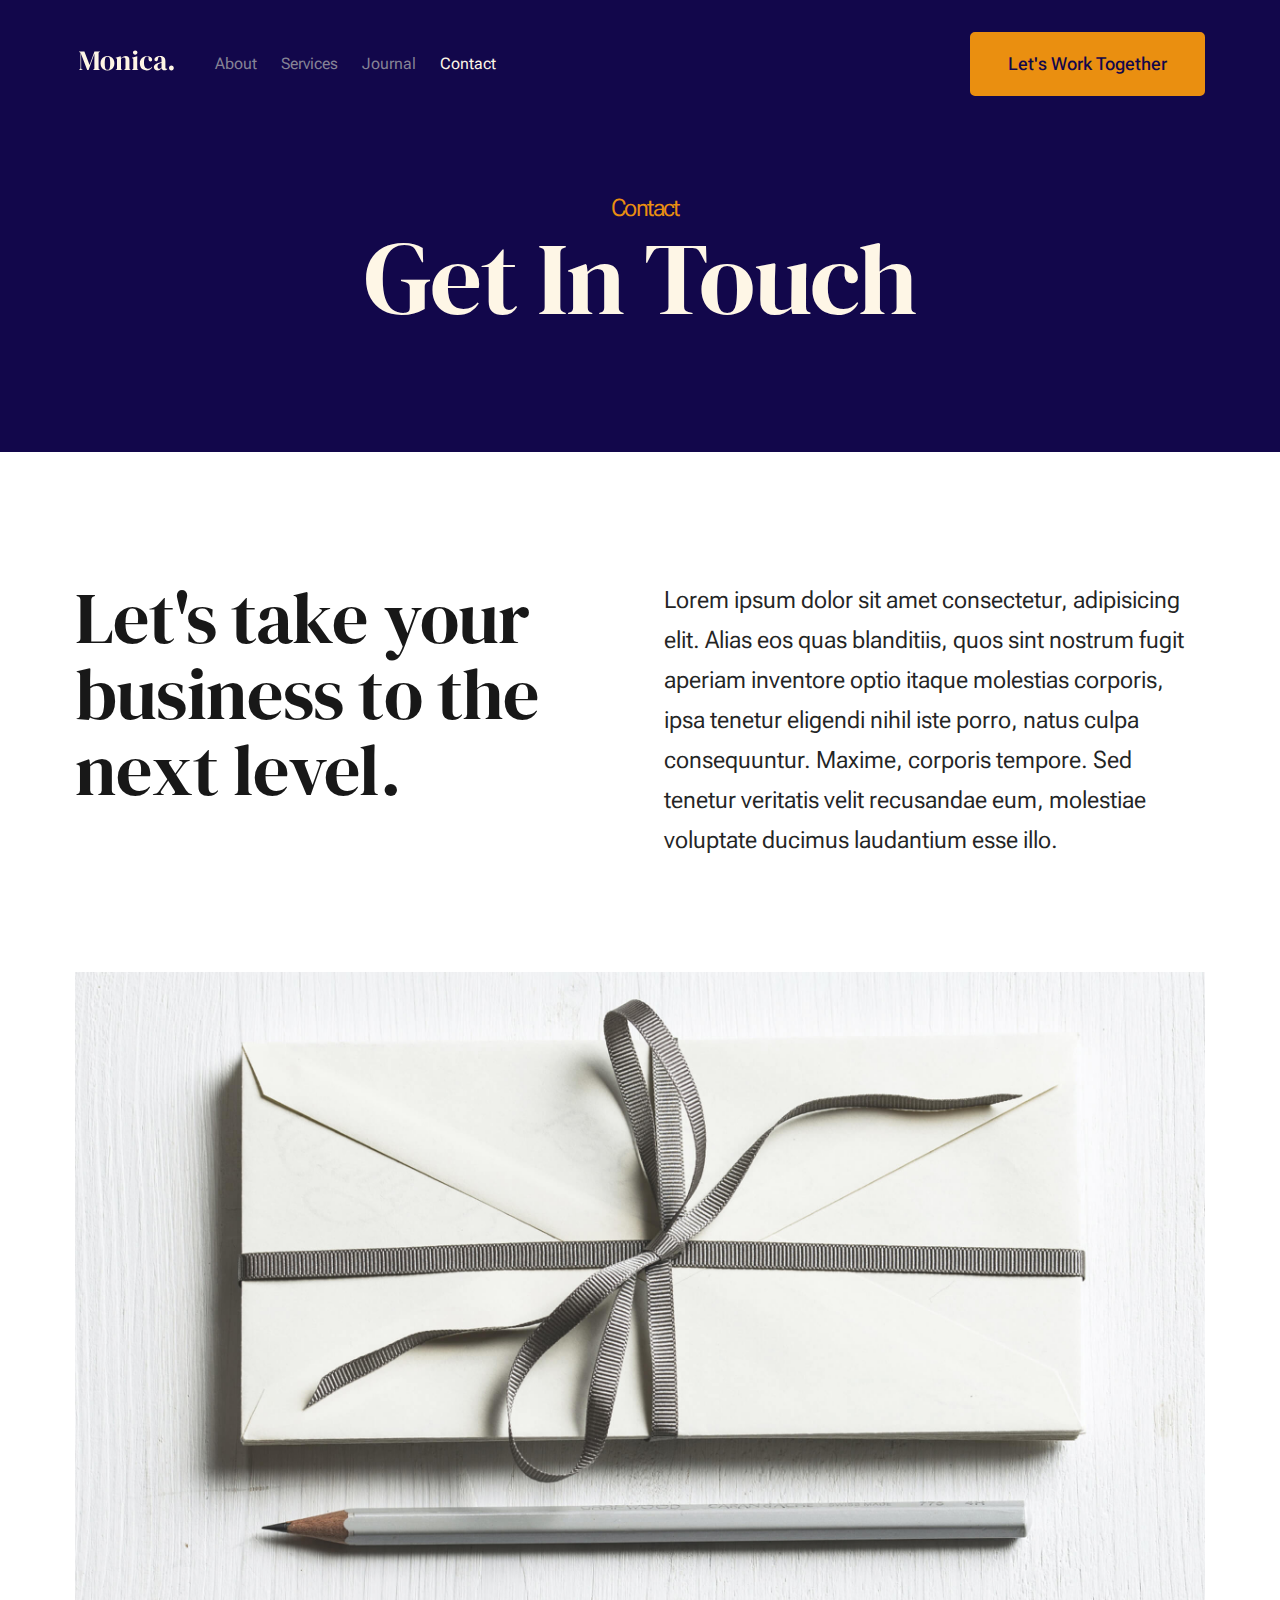
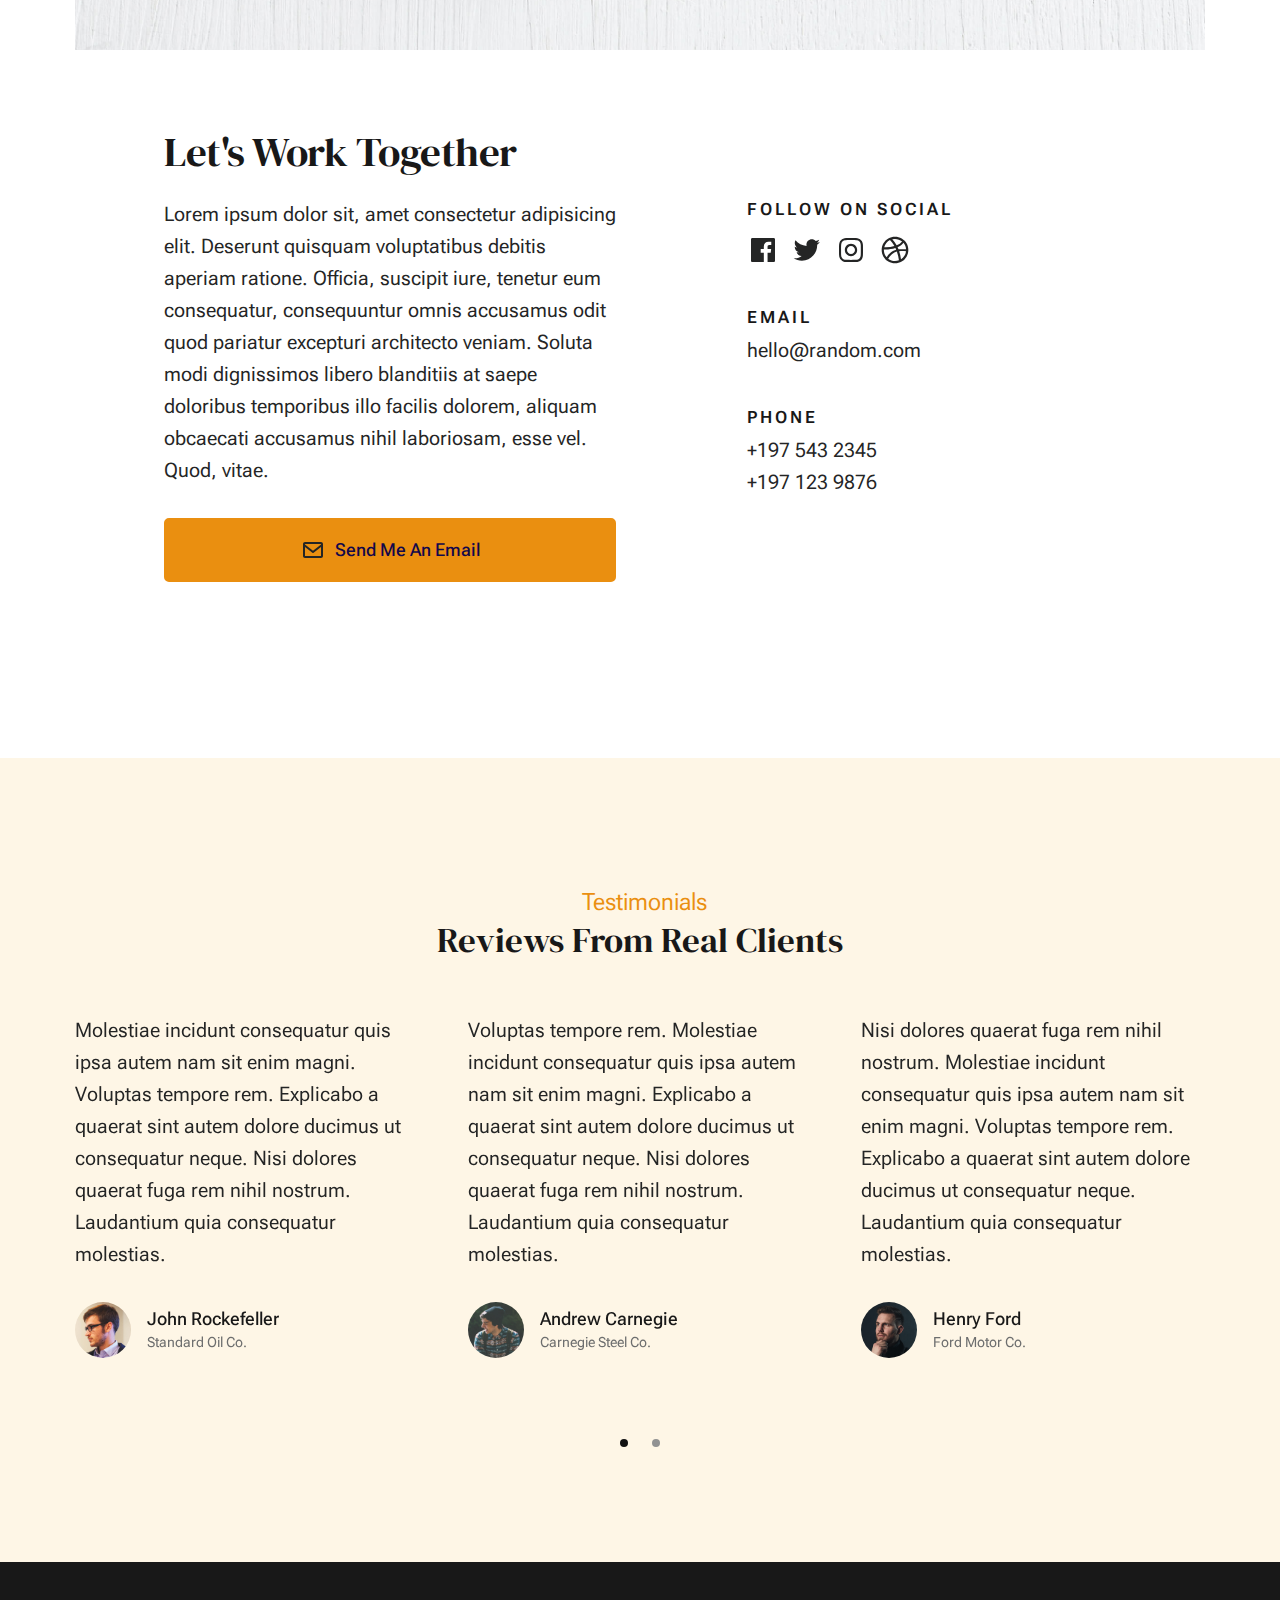
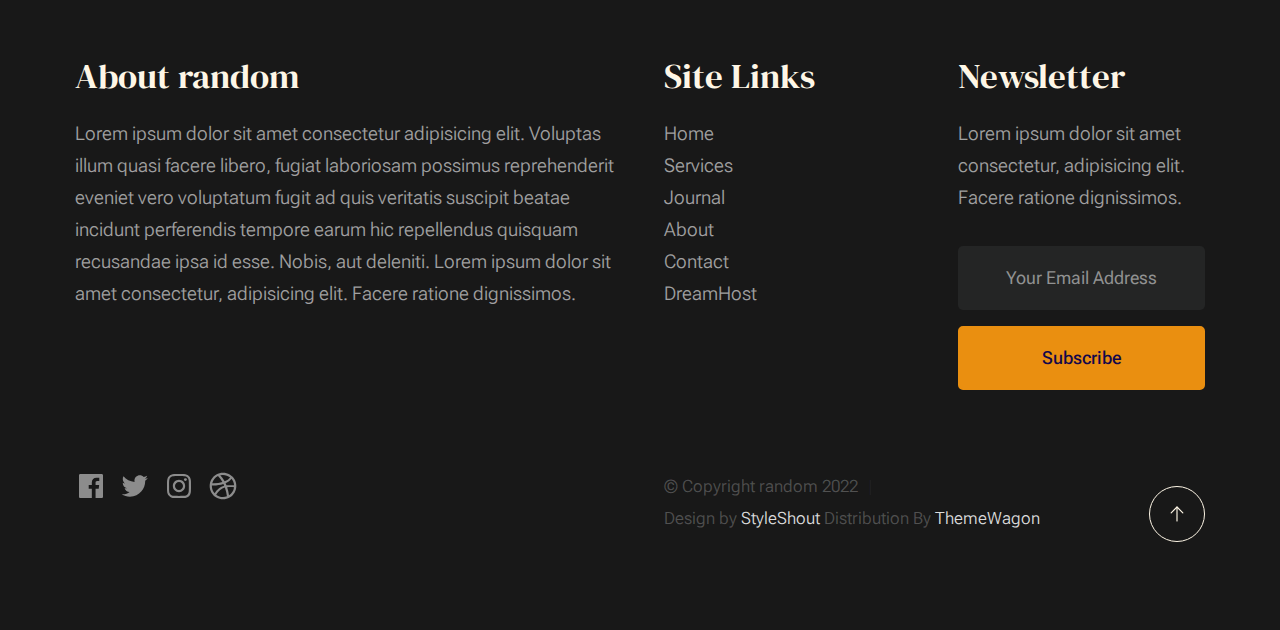
<file: contact.html>
<!DOCTYPE html>
<html lang="en" class="no-js" >
<head>

    <!--- basic page needs
    ================================================== -->
    <meta charset="utf-8">
    <meta name="viewport" content="width=device-width, initial-scale=1">
    <title>Contact - random</title>

    <script>
        document.documentElement.classList.remove('no-js');
        document.documentElement.classList.add('js');
    </script>

    <!-- CSS
    ================================================== -->
    <link rel="stylesheet" href="css/vendor.css">
    <link rel="stylesheet" href="css/styles.css">

    <!-- favicons
    ================================================== -->
    <link rel="apple-touch-icon" sizes="180x180" href="apple-touch-icon.png">
    <link rel="icon" type="image/png" sizes="32x32" href="favicon-32x32.png">
    <link rel="icon" type="image/png" sizes="16x16" href="favicon-16x16.png">
    <link rel="manifest" href="site.webmanifest">

</head>


<body id="top">


    <!-- preloader
    ================================================== -->
    <div id="preloader">
        <div id="loader" class="dots-fade">
            <div></div>
            <div></div>
            <div></div>
        </div>
    </div>


    <!-- page wrap
    ================================================== -->
    <div id="page" class="s-pagewrap">


        <!-- # site header 
        ================================================== -->
        <header class="s-header">
            <div class="row s-header__inner width-sixteen-col">

                <div class="s-header__block">
                    <div class="s-header__logo">
                        <a class="logo" href="index.html">
                            <img src="images/logo.svg" alt="Homepage">
                        </a>
                    </div>

                    <a class="s-header__menu-toggle" href="#0"><span>Menu</span></a>
                </div> <!-- end s-header__block -->

                <nav class="s-header__nav">
    
                    <ul class="s-header__menu-links">
                        <li><a href="about.html">About</a></li>
                        <li><a href="services.html">Services</a></li>
                        <li><a href="blog.html">Journal</a></li>
                        <li class="current"><a href="contact.html">Contact</a></li>
                    </ul> <!-- s-header__menu-links -->

                    <div class="s-header__contact">
                        <a href="contact.html" class="btn btn--primary s-header__contact-btn">Let's Work Together</a>                        
                    </div> <!-- s-header__contact -->
    
                </nav> <!-- end s-header__nav -->

            </div> <!-- end s-header__inner -->
        </header> <!-- end s-header -->


        <!-- # site main content
        ================================================== -->
        <section id="content" class="s-content">

               <section class="s-pageheader pageheader">
                    <div class="row">
                        <div class="column xl-12">
                            <h1 class="page-title">
                                <span class="page-title__small-type text-pretitle">Contact</span>
                                Get In Touch
                            </h1>                            
                        </div>
                    </div>
               </section> <!--pageheader -->  

               <section class="s-pagecontent pagecontent">

                    <div class="row pageintro">
                        <div class="column xl-6 lg-12">
                            <h2 class="text-display-title">Let's take your business to the next level.</h2>
                        </div>
                        <div class="column xl-6 lg-12 u-flexitem-x-right">
                            <p class="lead">
                            Lorem ipsum dolor sit amet consectetur, adipisicing elit. Alias eos quas blanditiis, quos sint nostrum fugit aperiam 
                            inventore optio itaque molestias corporis, ipsa tenetur eligendi nihil iste porro, natus culpa consequuntur. Maxime, 
                            corporis tempore. Sed tenetur veritatis velit recusandae eum, molestiae voluptate ducimus laudantium esse illo. 
                            </p>
                        </div>                       
                    </div> <!-- pageintro -->   
                    
                    <div class="row pagemedia">
                        <d class="column xl-12">
                            <figure class="page-media">                                
                                <img src="images/thumbs/contact/contact-1200.jpg" 
                                     srcset="images/thumbs/contact/contact-2400.jpg 2400w, 
                                             images/thumbs/contact/contact-1200.jpg 1200w, 
                                             images/thumbs/contact/contact-600.jpg 600w" sizes="(max-width: 2400px) 100vw, 2400px" alt="">
                            </figure>
                        </d>
                    </div> <!-- pagemedia --> 

                    <div class="row width-narrower pagemain">
                        <div class="column xl-12">
                            <h2>Let's Work Together</h2>

                            <div class="row">
                                <div class="column xl-6 md-12 contact-cta">     
                                    <p>
                                    Lorem ipsum dolor sit, amet consectetur adipisicing elit. Deserunt quisquam voluptatibus debitis aperiam ratione. Officia, 
                                    suscipit iure, tenetur eum consequatur, consequuntur omnis accusamus odit quod pariatur excepturi architecto veniam. Soluta 
                                    modi dignissimos libero blanditiis at saepe doloribus temporibus illo facilis dolorem, aliquam obcaecati accusamus nihil 
                                    laboriosam, esse vel. Quod, vitae.
                                    </p>
        
                                    <a href="mailto:#0" class="btn btn--primary u-fullwidth contact-btn">
                                        <svg xmlns="http://www.w3.org/2000/svg" width="24" height="24" viewBox="0 0 24 24" style="fill: rgba(0, 0, 0, 1);transform: ;msFilter:;"><path d="M20 4H4c-1.103 0-2 .897-2 2v12c0 1.103.897 2 2 2h16c1.103 0 2-.897 2-2V6c0-1.103-.897-2-2-2zm0 2v.511l-8 6.223-8-6.222V6h16zM4 18V9.044l7.386 5.745a.994.994 0 0 0 1.228 0L20 9.044 20.002 18H4z"></path></svg>
                                        Send Me An Email
                                    </a>
                                </div> 
                                <div class="column xl-5 md-12 u-flexitem-x-right">

                                    <div class="contact-block">
                                        <h6>Follow On Social</h6>
                                        <ul class="contact-social social-list">
                                            <li>
                                                <a href="#0">
                                                    <svg xmlns="http://www.w3.org/2000/svg" width="24" height="24" viewBox="0 0 24 24" style="fill:rgba(0, 0, 0, 1);transform:;-ms-filter:"><path d="M20,3H4C3.447,3,3,3.448,3,4v16c0,0.552,0.447,1,1,1h8.615v-6.96h-2.338v-2.725h2.338v-2c0-2.325,1.42-3.592,3.5-3.592 c0.699-0.002,1.399,0.034,2.095,0.107v2.42h-1.435c-1.128,0-1.348,0.538-1.348,1.325v1.735h2.697l-0.35,2.725h-2.348V21H20 c0.553,0,1-0.448,1-1V4C21,3.448,20.553,3,20,3z"></path></svg>
                                                    <span class="u-screen-reader-text">Facebook</span>
                                                </a>
                                            </li>
                                            <li>
                                                <a href="#0">
                                                    <svg xmlns="http://www.w3.org/2000/svg" width="24" height="24" viewBox="0 0 24 24" style="fill:rgba(0, 0, 0, 1);transform:;-ms-filter:"><path d="M19.633,7.997c0.013,0.175,0.013,0.349,0.013,0.523c0,5.325-4.053,11.461-11.46,11.461c-2.282,0-4.402-0.661-6.186-1.809 c0.324,0.037,0.636,0.05,0.973,0.05c1.883,0,3.616-0.636,5.001-1.721c-1.771-0.037-3.255-1.197-3.767-2.793 c0.249,0.037,0.499,0.062,0.761,0.062c0.361,0,0.724-0.05,1.061-0.137c-1.847-0.374-3.23-1.995-3.23-3.953v-0.05 c0.537,0.299,1.16,0.486,1.82,0.511C3.534,9.419,2.823,8.184,2.823,6.787c0-0.748,0.199-1.434,0.548-2.032 c1.983,2.443,4.964,4.04,8.306,4.215c-0.062-0.3-0.1-0.611-0.1-0.923c0-2.22,1.796-4.028,4.028-4.028 c1.16,0,2.207,0.486,2.943,1.272c0.91-0.175,1.782-0.512,2.556-0.973c-0.299,0.935-0.936,1.721-1.771,2.22 c0.811-0.088,1.597-0.312,2.319-0.624C21.104,6.712,20.419,7.423,19.633,7.997z"></path></svg>
                                                    <span class="u-screen-reader-text">Twitter</span>
                                                </a>
                                            </li>
                                            <li>
                                                <a href="#0">
                                                    <svg xmlns="http://www.w3.org/2000/svg" width="24" height="24" viewBox="0 0 24 24" style="fill:rgba(0, 0, 0, 1);transform:;-ms-filter:"><path d="M11.999,7.377c-2.554,0-4.623,2.07-4.623,4.623c0,2.554,2.069,4.624,4.623,4.624c2.552,0,4.623-2.07,4.623-4.624 C16.622,9.447,14.551,7.377,11.999,7.377L11.999,7.377z M11.999,15.004c-1.659,0-3.004-1.345-3.004-3.003 c0-1.659,1.345-3.003,3.004-3.003s3.002,1.344,3.002,3.003C15.001,13.659,13.658,15.004,11.999,15.004L11.999,15.004z"></path><circle cx="16.806" cy="7.207" r="1.078"></circle><path d="M20.533,6.111c-0.469-1.209-1.424-2.165-2.633-2.632c-0.699-0.263-1.438-0.404-2.186-0.42 c-0.963-0.042-1.268-0.054-3.71-0.054s-2.755,0-3.71,0.054C7.548,3.074,6.809,3.215,6.11,3.479C4.9,3.946,3.945,4.902,3.477,6.111 c-0.263,0.7-0.404,1.438-0.419,2.186c-0.043,0.962-0.056,1.267-0.056,3.71c0,2.442,0,2.753,0.056,3.71 c0.015,0.748,0.156,1.486,0.419,2.187c0.469,1.208,1.424,2.164,2.634,2.632c0.696,0.272,1.435,0.426,2.185,0.45 c0.963,0.042,1.268,0.055,3.71,0.055s2.755,0,3.71-0.055c0.747-0.015,1.486-0.157,2.186-0.419c1.209-0.469,2.164-1.424,2.633-2.633 c0.263-0.7,0.404-1.438,0.419-2.186c0.043-0.962,0.056-1.267,0.056-3.71s0-2.753-0.056-3.71C20.941,7.57,20.801,6.819,20.533,6.111z M19.315,15.643c-0.007,0.576-0.111,1.147-0.311,1.688c-0.305,0.787-0.926,1.409-1.712,1.711c-0.535,0.199-1.099,0.303-1.67,0.311 c-0.95,0.044-1.218,0.055-3.654,0.055c-2.438,0-2.687,0-3.655-0.055c-0.569-0.007-1.135-0.112-1.669-0.311 c-0.789-0.301-1.414-0.923-1.719-1.711c-0.196-0.534-0.302-1.099-0.311-1.669c-0.043-0.95-0.053-1.218-0.053-3.654 c0-2.437,0-2.686,0.053-3.655c0.007-0.576,0.111-1.146,0.311-1.687c0.305-0.789,0.93-1.41,1.719-1.712 c0.534-0.198,1.1-0.303,1.669-0.311c0.951-0.043,1.218-0.055,3.655-0.055c2.437,0,2.687,0,3.654,0.055 c0.571,0.007,1.135,0.112,1.67,0.311c0.786,0.303,1.407,0.925,1.712,1.712c0.196,0.534,0.302,1.099,0.311,1.669 c0.043,0.951,0.054,1.218,0.054,3.655c0,2.436,0,2.698-0.043,3.654H19.315z"></path></svg>
                                                    <span class="u-screen-reader-text">Instagram</span>
                                                </a>
                                            </li>
                                            <li>
                                                <a href="#0">
                                                    <svg xmlns="http://www.w3.org/2000/svg" width="24" height="24" viewBox="0 0 24 24" style="fill: rgba(0, 0, 0, 1);transform: ;msFilter:;"><path d="M20.66 6.98a9.932 9.932 0 0 0-3.641-3.64C15.486 2.447 13.813 2 12 2s-3.486.447-5.02 1.34c-1.533.893-2.747 2.107-3.64 3.64S2 10.187 2 12s.446 3.487 1.34 5.02a9.924 9.924 0 0 0 3.641 3.64C8.514 21.553 10.187 22 12 22s3.486-.447 5.02-1.34a9.932 9.932 0 0 0 3.641-3.64C21.554 15.487 22 13.813 22 12s-.446-3.487-1.34-5.02zM12 3.66c2 0 3.772.64 5.32 1.919-.92 1.174-2.286 2.14-4.1 2.9-1.002-1.813-2.088-3.327-3.261-4.54A7.715 7.715 0 0 1 12 3.66zM5.51 6.8a8.116 8.116 0 0 1 2.711-2.22c1.212 1.201 2.325 2.7 3.34 4.5-2 .6-4.114.9-6.341.9-.573 0-1.006-.013-1.3-.04A8.549 8.549 0 0 1 5.51 6.8zM3.66 12c0-.054.003-.12.01-.2.007-.08.01-.146.01-.2.254.014.641.02 1.161.02 2.666 0 5.146-.367 7.439-1.1.187.373.381.793.58 1.26-1.32.293-2.674 1.006-4.061 2.14S6.4 16.247 5.76 17.5c-1.4-1.587-2.1-3.42-2.1-5.5zM12 20.34c-1.894 0-3.594-.587-5.101-1.759.601-1.187 1.524-2.322 2.771-3.401 1.246-1.08 2.483-1.753 3.71-2.02a29.441 29.441 0 0 1 1.56 6.62 8.166 8.166 0 0 1-2.94.56zm7.08-3.96a8.351 8.351 0 0 1-2.58 2.621c-.24-2.08-.7-4.107-1.379-6.081.932-.066 1.765-.1 2.5-.1.799 0 1.686.034 2.659.1a8.098 8.098 0 0 1-1.2 3.46zm-1.24-5c-1.16 0-2.233.047-3.22.14a27.053 27.053 0 0 0-.68-1.62c2.066-.906 3.532-2.006 4.399-3.3 1.2 1.414 1.854 3.027 1.96 4.84-.812-.04-1.632-.06-2.459-.06z"></path></svg>
                                                    <span class="u-screen-reader-text">Dribbble</span>
                                                </a>
                                            </li>
                                        </ul> <!-- end s-footer__social -->
                                    </div>

                                    <div class="contact-block">
                                        <h6>Email</h6>
                                        <a href="mailto:#0">hello@random.com</a>
                                    </div>

                                    <div class="contact-block">
                                        <h6>Phone</h6>
                                        <ul class="contact-list">
                                            <li><a href="tel:197-543-2345">+197 543 2345</a></li>
                                            <li><a href="tel:197-123-9876">+197 123 9876</a></li>
                                        </ul>
                                    </div>

                                </div>
                            </div>
                        </div>                        
                    </div> <!-- end pagemain -->

               </section> <!-- pagecontent -->

               <section class="s-testimonials">

                    <div class="s-testimonials__header row row-x-center text-center">
                        <div class="column xl-8 lg-12">
        
                            <p class="text-pretitle">
                            Testimonials
                            </p>
                            <h3>
                            Reviews From Real Clients
                            </h3>                        
        
                        </div>
                    </div> <!--end s-testimonials__header -->

                    <div class="row s-testimonials__content">
                        <div class="column xl-12 testimonials">

                            <div class="swiper-container testimonials__slider page-slider">

                                <div class="swiper-wrapper">
                                    <div class="testimonials__slide swiper-slide">
                                        <p>
                                        Molestiae incidunt consequatur quis ipsa autem nam sit enim magni. Voluptas tempore rem. 
                                        Explicabo a quaerat sint autem dolore ducimus ut consequatur neque. Nisi dolores quaerat fuga rem nihil nostrum.
                                        Laudantium quia consequatur molestias.
                                        </p>
                                        <div class="testimonials__author">
                                            <img src="images/avatars/user-01.jpg" alt="Author image" class="testimonials__avatar">
                                            <cite class="testimonials__cite">
                                                <strong>John Rockefeller</strong>
                                                <span>Standard Oil Co.</span>
                                            </cite>
                                        </div>
                                    </div>
                                    <div class="testimonials__slide swiper-slide">
                                        <p>
                                        Voluptas tempore rem. Molestiae incidunt consequatur quis ipsa autem nam sit enim magni. 
                                        Explicabo a quaerat sint autem dolore ducimus ut consequatur neque. Nisi dolores quaerat fuga rem nihil nostrum.
                                        Laudantium quia consequatur molestias.
                                        </p>
                                        <div class="testimonials__author">
                                            <img src="images/avatars/user-04.jpg" alt="Author image" class="testimonials__avatar">
                                            <cite class="testimonials__cite">
                                                <strong>Andrew Carnegie</strong>
                                                <span>Carnegie Steel Co.</span>
                                            </cite>
                                        </div>
                                    </div>
                                    <div class="testimonials__slide swiper-slide">
                                        <p>
                                        Nisi dolores quaerat fuga rem nihil nostrum. Molestiae incidunt consequatur quis ipsa autem nam sit enim magni. 
                                        Voluptas tempore rem. Explicabo a quaerat sint autem dolore ducimus ut consequatur neque. 
                                        Laudantium quia consequatur molestias.
                                        </p>
                                        <div class="testimonials__author">
                                            <img src="images/avatars/user-06.jpg" alt="Author image" class="testimonials__avatar">
                                            <cite class="testimonials__cite">
                                                <strong>Henry Ford</strong>
                                                <span>Ford Motor Co.</span>
                                            </cite>
                                        </div>
                                    </div>
                                    <div class="testimonials__slide swiper-slide">
                                        <p>
                                        Molestiae incidunt consequatur quis ipsa autem nam sit enim magni. Voluptas tempore rem. 
                                        Explicabo a quaerat sint autem dolore ducimus ut consequatur neque. Nisi dolores quaerat fuga rem nihil nostrum.
                                        Laudantium quia consequatur molestias.
                                        </p>
                                        <div class="testimonials__author">
                                            <img src="images/avatars/user-02.jpg" alt="Author image" class="testimonials__avatar">
                                            <cite class="testimonials__cite">
                                                <strong>John Morgan</strong>
                                                <span>JP Morgan & Co.</span>
                                            </cite>
                                        </div>
                                    </div> 
                                </div> <!-- end swiper-wrapper --> 

                                <div class="swiper-pagination"></div>

                            </div> <!--end testimonials__slider --> 

                        </div> <!-- testimonials -->
                    </div> <!--end s-testimonials__content -->

               </section> <!-- end s-testimonials -->

        </section> <!-- s-content-->

        <!-- # footer 
        ================================================== -->
        <footer class="s-footer">
            <div class="row s-footer__content">
                <div class="column xl-6 lg-6 md-12 s-footer__block s-footer__about">                    
                    <h3>About random</h3>
                    <p>
                    Lorem ipsum dolor sit amet consectetur adipisicing elit. Voluptas illum quasi facere libero, 
                    fugiat laboriosam possimus reprehenderit eveniet vero voluptatum fugit ad quis veritatis suscipit beatae 
                    incidunt perferendis tempore earum hic repellendus quisquam recusandae ipsa id esse. Nobis, aut deleniti.
                    Lorem ipsum dolor sit amet consectetur, adipisicing elit. Facere ratione dignissimos.
                    </p>               
                </div>                
                <div class="column xl-3 lg-6 md-12 s-footer__block s-footer__site-links">
                    <h3>Site Links</h3>
                    <ul class="link-list">
                        <li><a href="index.html">Home</a></li>
                        <li><a href="services.html">Services</a></li>
                        <li><a href="blog.html">Journal</a></li>
                        <li><a href="about.html">About</a></li>
                        <li><a href="contact.html">Contact</a></li>
                        <li><a href="https://www.dreamhost.com/r.cgi?287326">DreamHost</a></li>
                    </ul>
                </div>
                <div class="column xl-3 lg-6 md-12 tab-12 s-footer__block s-footer__newsletter">
                    <h3>Newsletter</h3>

                    <p>
                    Lorem ipsum dolor sit amet consectetur, adipisicing elit. Facere ratione dignissimos.
                    </p>

                    <div class="subscribe-form">
                        <form id="mc-form" class="mc-form">
                            <input type="email" name="EMAIL" id="mce-EMAIL" class="u-fullwidth text-center" placeholder="Your Email Address" title="The domain portion of the email address is invalid (the portion after the @)." pattern="^([^\x00-\x20\x22\x28\x29\x2c\x2e\x3a-\x3c\x3e\x40\x5b-\x5d\x7f-\xff]+|\x22([^\x0d\x22\x5c\x80-\xff]|\x5c[\x00-\x7f])*\x22)(\x2e([^\x00-\x20\x22\x28\x29\x2c\x2e\x3a-\x3c\x3e\x40\x5b-\x5d\x7f-\xff]+|\x22([^\x0d\x22\x5c\x80-\xff]|\x5c[\x00-\x7f])*\x22))*\x40([^\x00-\x20\x22\x28\x29\x2c\x2e\x3a-\x3c\x3e\x40\x5b-\x5d\x7f-\xff]+|\x5b([^\x0d\x5b-\x5d\x80-\xff]|\x5c[\x00-\x7f])*\x5d)(\x2e([^\x00-\x20\x22\x28\x29\x2c\x2e\x3a-\x3c\x3e\x40\x5b-\x5d\x7f-\xff]+|\x5b([^\x0d\x5b-\x5d\x80-\xff]|\x5c[\x00-\x7f])*\x5d))*(\.\w{2,})+$" required>
                            <input type="submit" name="subscribe" value="Subscribe" class="btn btn--primary btn--small u-fullwidth">
                            <!-- <div style="position: absolute; left: -5000px;" aria-hidden="true"><input type="text" name="b_cdb7b577e41181934ed6a6a44_9a91cfe7b3" tabindex="-1" value=""></div> -->
                            <div class="mc-status"></div>
                        </form>
                    </div>
                </div>
            </div>    
            
            <div class="row s-footer__bottom">
                <div class="column xl-6 lg-12">
                    <ul class="s-footer__social social-list">
                        <li>
                            <a href="#0">
                                <svg xmlns="http://www.w3.org/2000/svg" width="24" height="24" viewBox="0 0 24 24" style="fill:rgba(0, 0, 0, 1);transform:;-ms-filter:"><path d="M20,3H4C3.447,3,3,3.448,3,4v16c0,0.552,0.447,1,1,1h8.615v-6.96h-2.338v-2.725h2.338v-2c0-2.325,1.42-3.592,3.5-3.592 c0.699-0.002,1.399,0.034,2.095,0.107v2.42h-1.435c-1.128,0-1.348,0.538-1.348,1.325v1.735h2.697l-0.35,2.725h-2.348V21H20 c0.553,0,1-0.448,1-1V4C21,3.448,20.553,3,20,3z"></path></svg>
                                <span class="u-screen-reader-text">Facebook</span>
                            </a>
                        </li>
                        <li>
                            <a href="#0">
                                <svg xmlns="http://www.w3.org/2000/svg" width="24" height="24" viewBox="0 0 24 24" style="fill:rgba(0, 0, 0, 1);transform:;-ms-filter:"><path d="M19.633,7.997c0.013,0.175,0.013,0.349,0.013,0.523c0,5.325-4.053,11.461-11.46,11.461c-2.282,0-4.402-0.661-6.186-1.809 c0.324,0.037,0.636,0.05,0.973,0.05c1.883,0,3.616-0.636,5.001-1.721c-1.771-0.037-3.255-1.197-3.767-2.793 c0.249,0.037,0.499,0.062,0.761,0.062c0.361,0,0.724-0.05,1.061-0.137c-1.847-0.374-3.23-1.995-3.23-3.953v-0.05 c0.537,0.299,1.16,0.486,1.82,0.511C3.534,9.419,2.823,8.184,2.823,6.787c0-0.748,0.199-1.434,0.548-2.032 c1.983,2.443,4.964,4.04,8.306,4.215c-0.062-0.3-0.1-0.611-0.1-0.923c0-2.22,1.796-4.028,4.028-4.028 c1.16,0,2.207,0.486,2.943,1.272c0.91-0.175,1.782-0.512,2.556-0.973c-0.299,0.935-0.936,1.721-1.771,2.22 c0.811-0.088,1.597-0.312,2.319-0.624C21.104,6.712,20.419,7.423,19.633,7.997z"></path></svg>
                                <span class="u-screen-reader-text">Twitter</span>
                            </a>
                        </li>
                        <li>
                            <a href="#0">
                                <svg xmlns="http://www.w3.org/2000/svg" width="24" height="24" viewBox="0 0 24 24" style="fill:rgba(0, 0, 0, 1);transform:;-ms-filter:"><path d="M11.999,7.377c-2.554,0-4.623,2.07-4.623,4.623c0,2.554,2.069,4.624,4.623,4.624c2.552,0,4.623-2.07,4.623-4.624 C16.622,9.447,14.551,7.377,11.999,7.377L11.999,7.377z M11.999,15.004c-1.659,0-3.004-1.345-3.004-3.003 c0-1.659,1.345-3.003,3.004-3.003s3.002,1.344,3.002,3.003C15.001,13.659,13.658,15.004,11.999,15.004L11.999,15.004z"></path><circle cx="16.806" cy="7.207" r="1.078"></circle><path d="M20.533,6.111c-0.469-1.209-1.424-2.165-2.633-2.632c-0.699-0.263-1.438-0.404-2.186-0.42 c-0.963-0.042-1.268-0.054-3.71-0.054s-2.755,0-3.71,0.054C7.548,3.074,6.809,3.215,6.11,3.479C4.9,3.946,3.945,4.902,3.477,6.111 c-0.263,0.7-0.404,1.438-0.419,2.186c-0.043,0.962-0.056,1.267-0.056,3.71c0,2.442,0,2.753,0.056,3.71 c0.015,0.748,0.156,1.486,0.419,2.187c0.469,1.208,1.424,2.164,2.634,2.632c0.696,0.272,1.435,0.426,2.185,0.45 c0.963,0.042,1.268,0.055,3.71,0.055s2.755,0,3.71-0.055c0.747-0.015,1.486-0.157,2.186-0.419c1.209-0.469,2.164-1.424,2.633-2.633 c0.263-0.7,0.404-1.438,0.419-2.186c0.043-0.962,0.056-1.267,0.056-3.71s0-2.753-0.056-3.71C20.941,7.57,20.801,6.819,20.533,6.111z M19.315,15.643c-0.007,0.576-0.111,1.147-0.311,1.688c-0.305,0.787-0.926,1.409-1.712,1.711c-0.535,0.199-1.099,0.303-1.67,0.311 c-0.95,0.044-1.218,0.055-3.654,0.055c-2.438,0-2.687,0-3.655-0.055c-0.569-0.007-1.135-0.112-1.669-0.311 c-0.789-0.301-1.414-0.923-1.719-1.711c-0.196-0.534-0.302-1.099-0.311-1.669c-0.043-0.95-0.053-1.218-0.053-3.654 c0-2.437,0-2.686,0.053-3.655c0.007-0.576,0.111-1.146,0.311-1.687c0.305-0.789,0.93-1.41,1.719-1.712 c0.534-0.198,1.1-0.303,1.669-0.311c0.951-0.043,1.218-0.055,3.655-0.055c2.437,0,2.687,0,3.654,0.055 c0.571,0.007,1.135,0.112,1.67,0.311c0.786,0.303,1.407,0.925,1.712,1.712c0.196,0.534,0.302,1.099,0.311,1.669 c0.043,0.951,0.054,1.218,0.054,3.655c0,2.436,0,2.698-0.043,3.654H19.315z"></path></svg>
                                <span class="u-screen-reader-text">Instagram</span>
                            </a>
                        </li>
                        <li>
                            <a href="#0">
                                <svg xmlns="http://www.w3.org/2000/svg" width="24" height="24" viewBox="0 0 24 24" style="fill: rgba(0, 0, 0, 1);transform: ;msFilter:;"><path d="M20.66 6.98a9.932 9.932 0 0 0-3.641-3.64C15.486 2.447 13.813 2 12 2s-3.486.447-5.02 1.34c-1.533.893-2.747 2.107-3.64 3.64S2 10.187 2 12s.446 3.487 1.34 5.02a9.924 9.924 0 0 0 3.641 3.64C8.514 21.553 10.187 22 12 22s3.486-.447 5.02-1.34a9.932 9.932 0 0 0 3.641-3.64C21.554 15.487 22 13.813 22 12s-.446-3.487-1.34-5.02zM12 3.66c2 0 3.772.64 5.32 1.919-.92 1.174-2.286 2.14-4.1 2.9-1.002-1.813-2.088-3.327-3.261-4.54A7.715 7.715 0 0 1 12 3.66zM5.51 6.8a8.116 8.116 0 0 1 2.711-2.22c1.212 1.201 2.325 2.7 3.34 4.5-2 .6-4.114.9-6.341.9-.573 0-1.006-.013-1.3-.04A8.549 8.549 0 0 1 5.51 6.8zM3.66 12c0-.054.003-.12.01-.2.007-.08.01-.146.01-.2.254.014.641.02 1.161.02 2.666 0 5.146-.367 7.439-1.1.187.373.381.793.58 1.26-1.32.293-2.674 1.006-4.061 2.14S6.4 16.247 5.76 17.5c-1.4-1.587-2.1-3.42-2.1-5.5zM12 20.34c-1.894 0-3.594-.587-5.101-1.759.601-1.187 1.524-2.322 2.771-3.401 1.246-1.08 2.483-1.753 3.71-2.02a29.441 29.441 0 0 1 1.56 6.62 8.166 8.166 0 0 1-2.94.56zm7.08-3.96a8.351 8.351 0 0 1-2.58 2.621c-.24-2.08-.7-4.107-1.379-6.081.932-.066 1.765-.1 2.5-.1.799 0 1.686.034 2.659.1a8.098 8.098 0 0 1-1.2 3.46zm-1.24-5c-1.16 0-2.233.047-3.22.14a27.053 27.053 0 0 0-.68-1.62c2.066-.906 3.532-2.006 4.399-3.3 1.2 1.414 1.854 3.027 1.96 4.84-.812-.04-1.632-.06-2.459-.06z"></path></svg>
                                <span class="u-screen-reader-text">Dribbble</span>
                            </a>
                        </li>
                    </ul> <!-- end s-footer__social -->
                </div>
                <div class="column xl-6 lg-12">
                    <p class="ss-copyright">
                        <span>© Copyright random 2022</span> 
                        <span>Design by <a href="https://www.styleshout.com/">StyleShout</a> Distribution By <a href="https://themewagon.com">ThemeWagon</a></span>
                    </p>
                </div>

                <div class="ss-go-top">
                    <a class="smoothscroll" title="Back to Top" href="#top">
                        <svg xmlns="http://www.w3.org/2000/svg" viewBox="0 0 24 24" width="36" height="36" fill="none" stroke="#ffffff" stroke-width="1" stroke-linecap="round" stroke-linejoin="round">&lt;!--!  Atomicons Free 1.00 by @atisalab License - https://atomicons.com/license/ (Icons: CC BY 4.0) Copyright 2021 Atomicons --&gt;<polyline points="17 11 12 6 7 11"></polyline><line x1="12" y1="18" x2="12" y2="6"></line></svg>
                    </a>
                </div> <!-- end ss-go-top -->
            </div>
            
        </footer> <!-- end s-footer -->

    </div> <!-- end page-wrap -->

    <!-- Java Script
    ================================================== -->
    <script src="js/plugins.js"></script>
    <script src="js/main.js"></script>

</body>
</html>
</file>
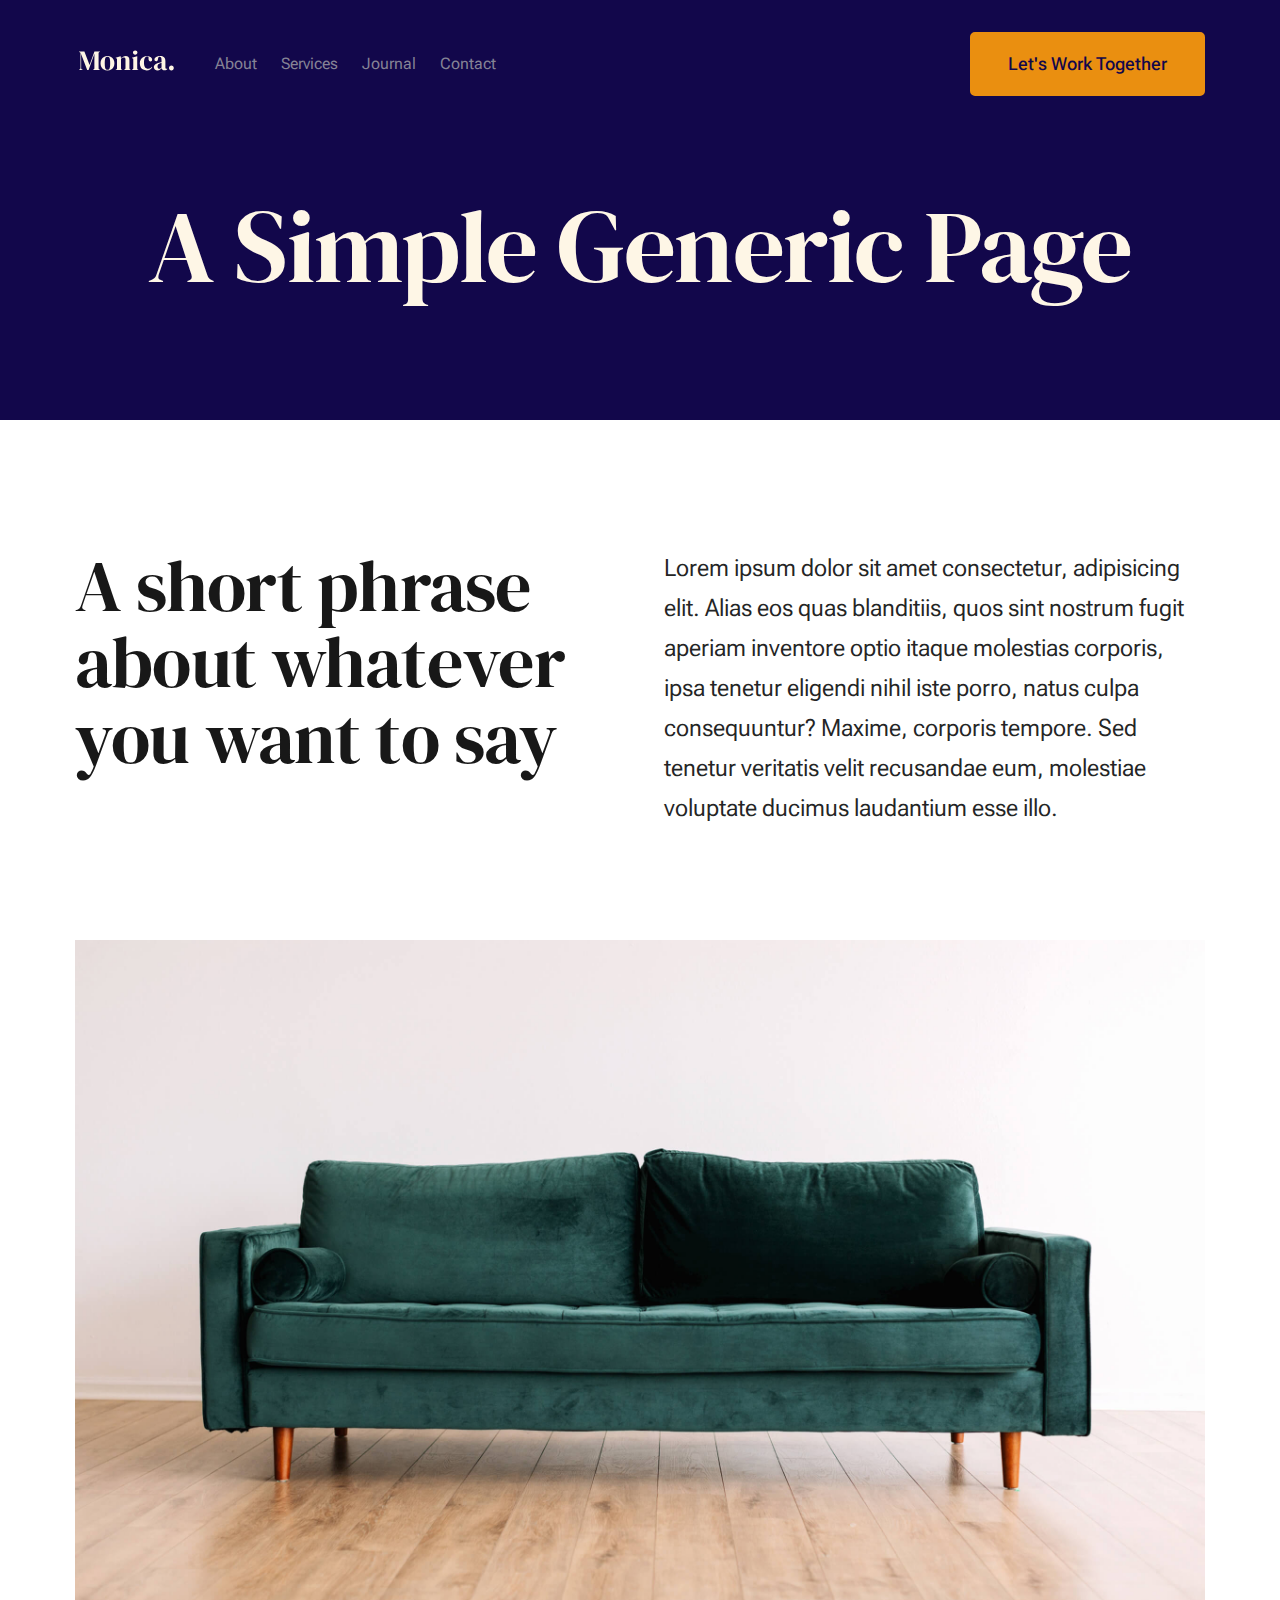
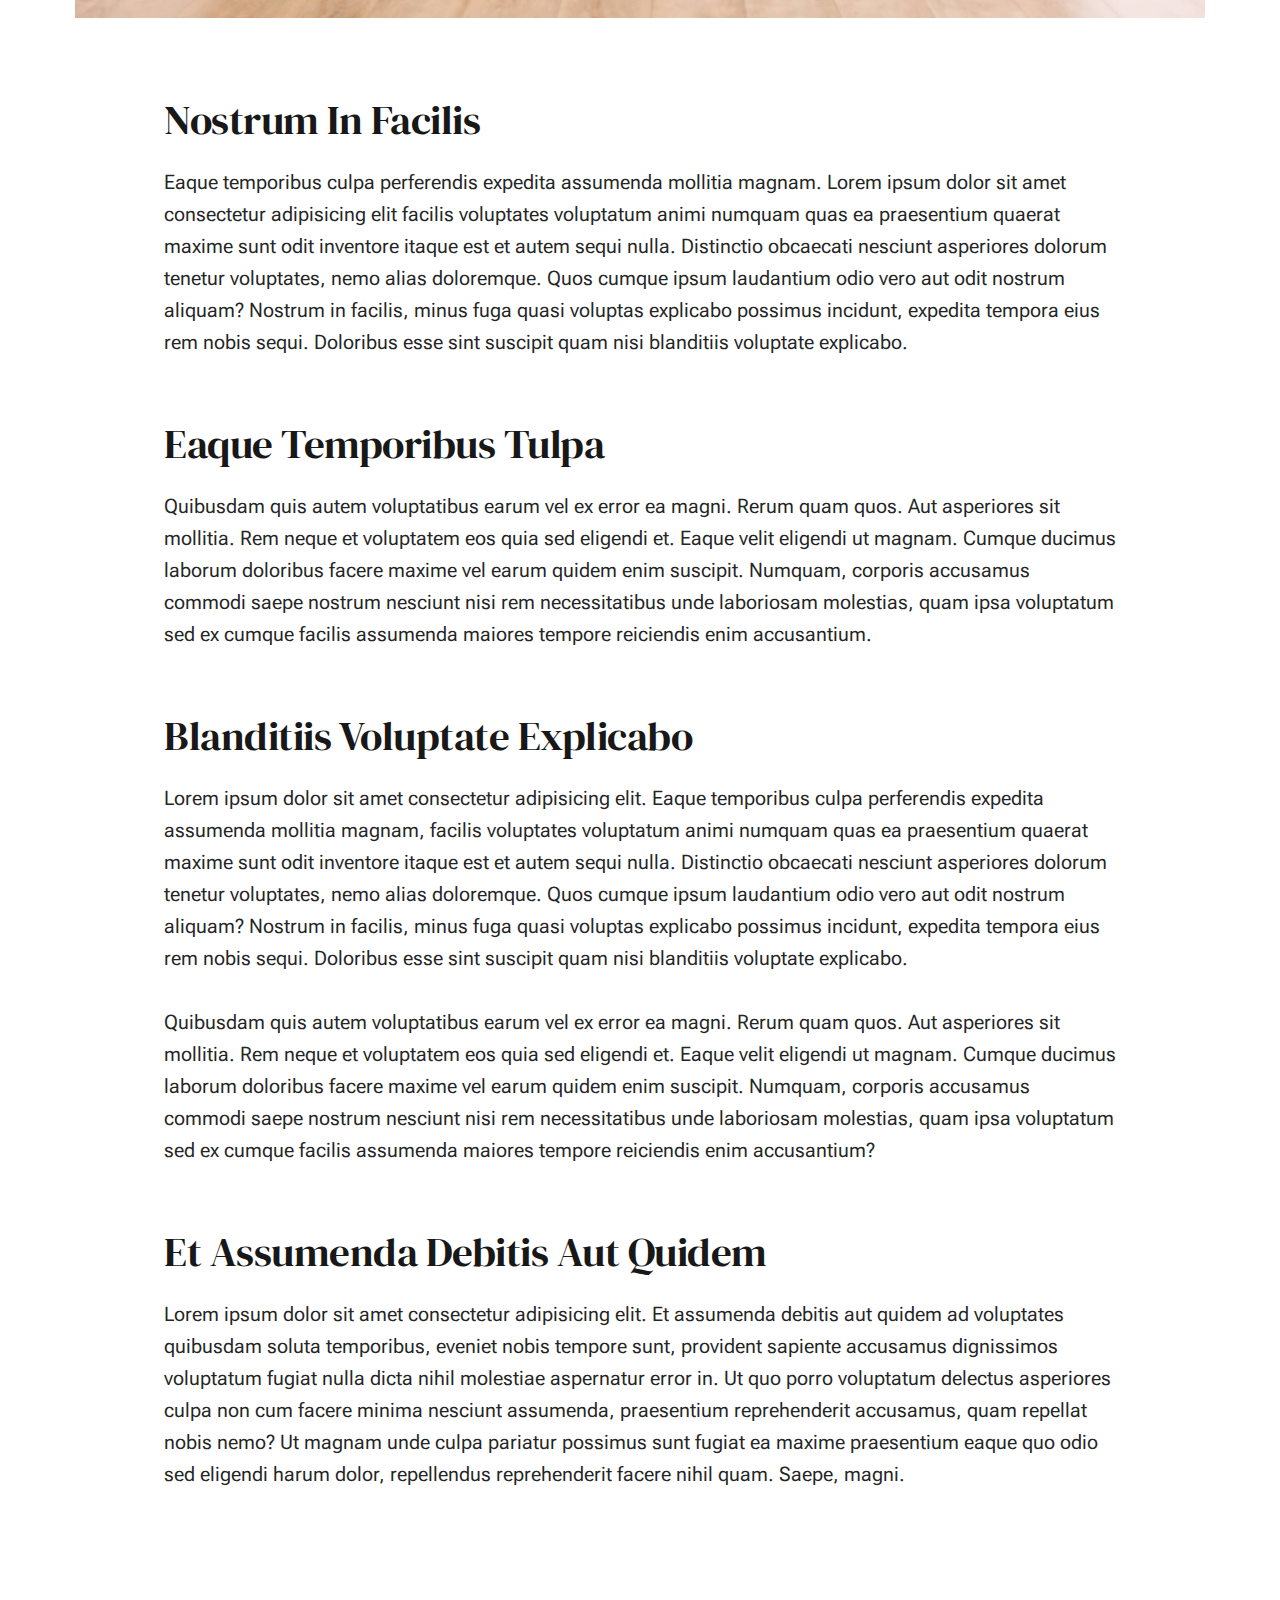
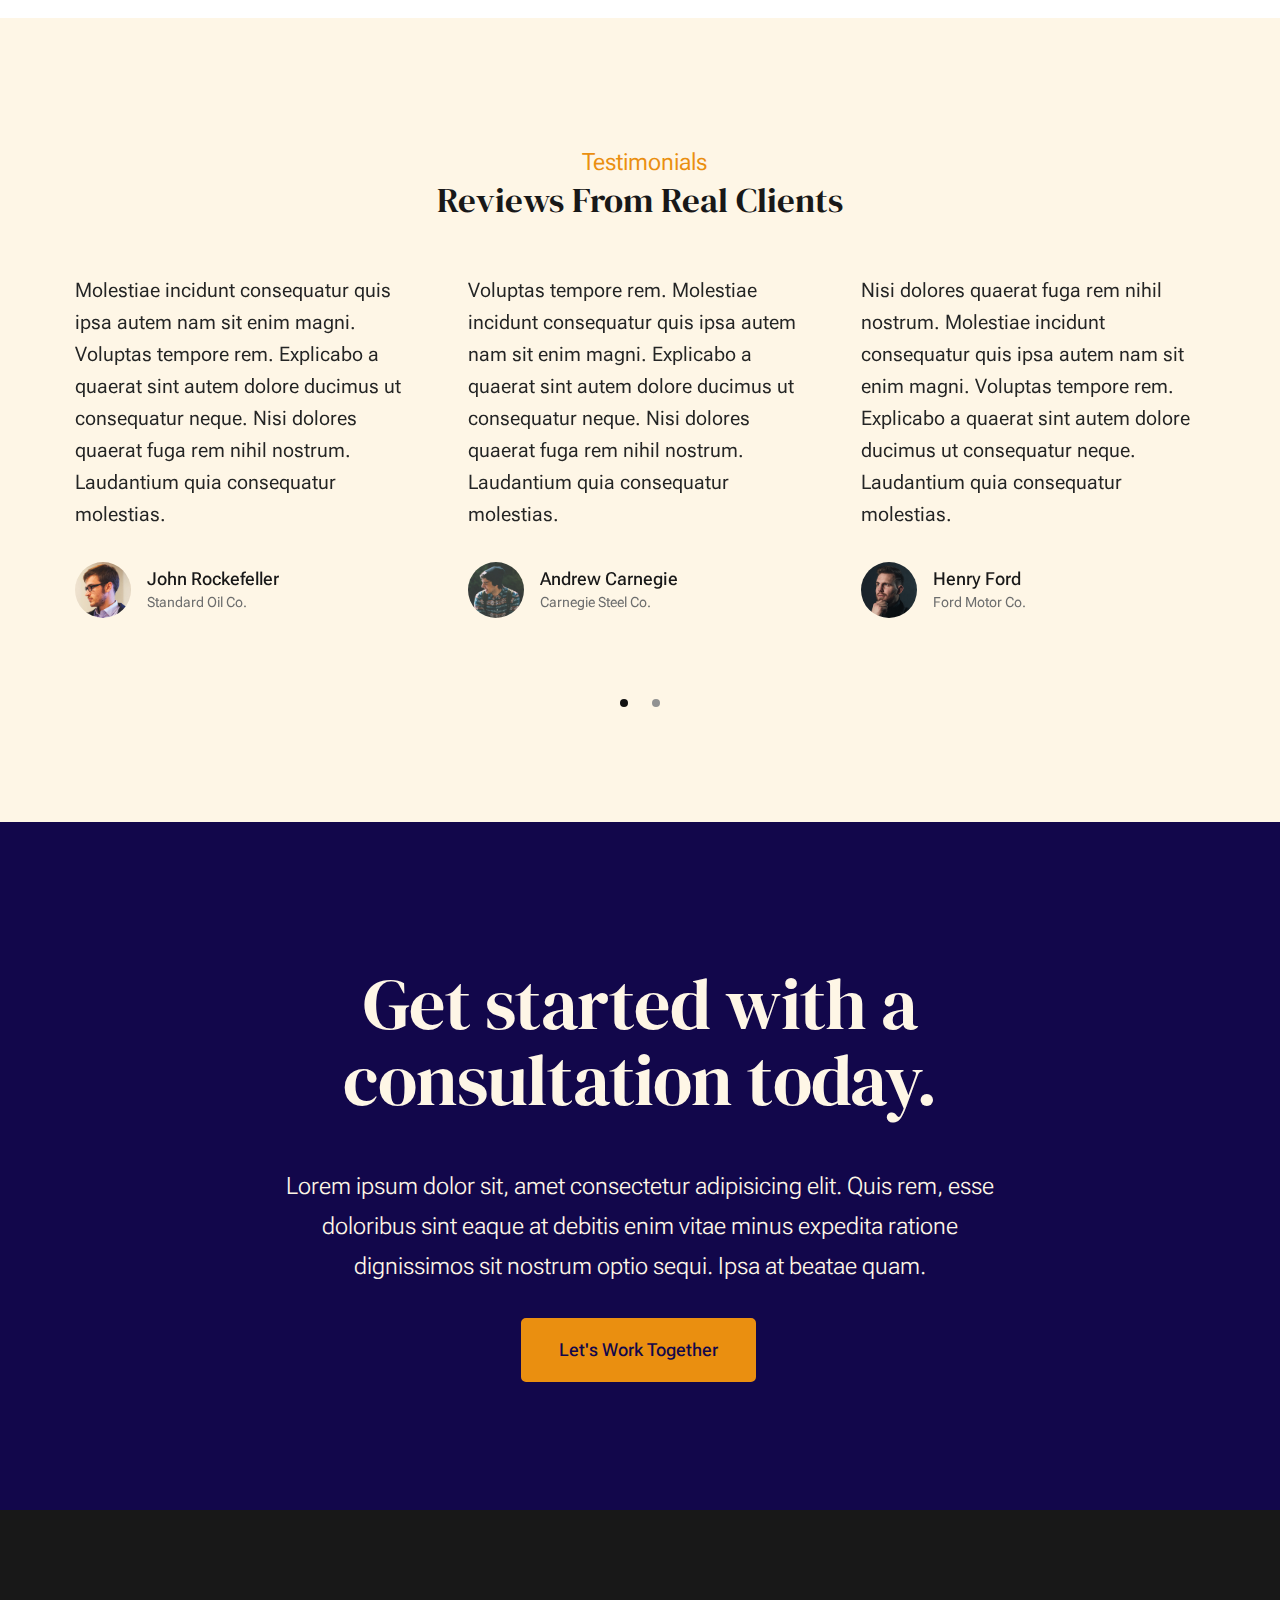
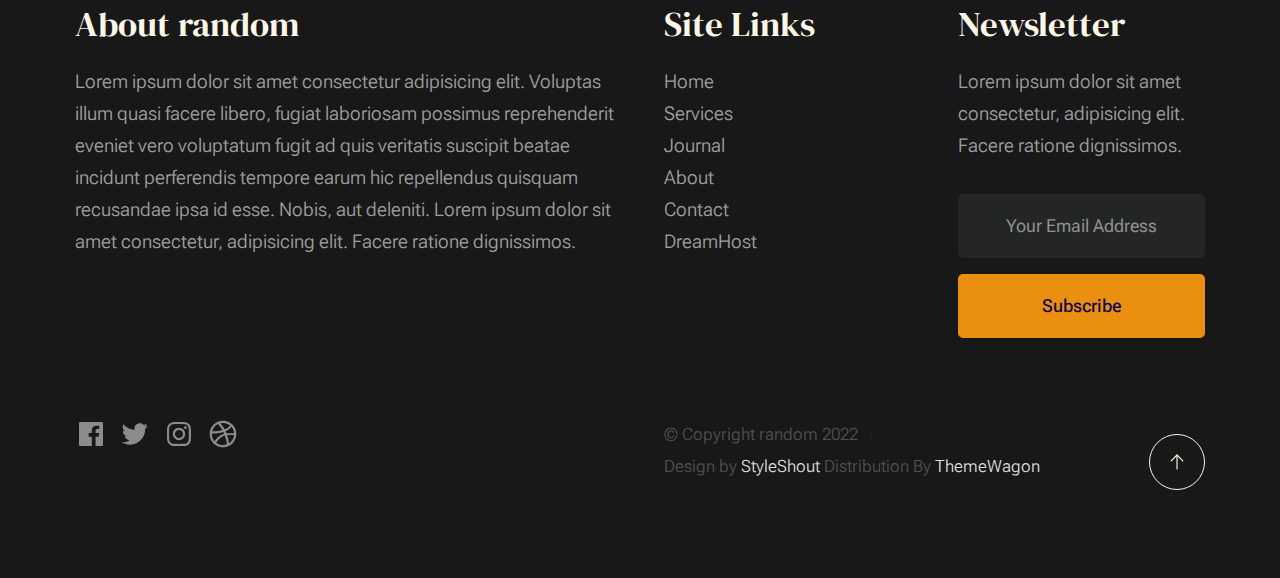
<file: generic.html>
<!DOCTYPE html>
<html lang="en" class="no-js" >
<head>

    <!--- basic page needs
    ================================================== -->
    <meta charset="utf-8">
    <meta name="viewport" content="width=device-width, initial-scale=1">
    <title>Generic - random</title>

    <script>
        document.documentElement.classList.remove('no-js');
        document.documentElement.classList.add('js');
    </script>

    <!-- CSS
    ================================================== -->
    <link rel="stylesheet" href="css/vendor.css">
    <link rel="stylesheet" href="css/styles.css">

    <!-- favicons
    ================================================== -->
    <link rel="apple-touch-icon" sizes="180x180" href="apple-touch-icon.png">
    <link rel="icon" type="image/png" sizes="32x32" href="favicon-32x32.png">
    <link rel="icon" type="image/png" sizes="16x16" href="favicon-16x16.png">
    <link rel="manifest" href="site.webmanifest">

</head>


<body id="top">


    <!-- preloader
    ================================================== -->
    <div id="preloader">
        <div id="loader" class="dots-fade">
            <div></div>
            <div></div>
            <div></div>
        </div>
    </div>


    <!-- page wrap
    ================================================== -->
    <div id="page" class="s-pagewrap">


        <!-- # site header 
        ================================================== -->
        <header class="s-header">

            <div class="row s-header__inner width-sixteen-col">

                <div class="s-header__block">
                    <div class="s-header__logo">
                        <a class="logo" href="index.html">
                            <img src="images/logo.svg" alt="Homepage">
                        </a>
                    </div>

                    <a class="s-header__menu-toggle" href="#0"><span>Menu</span></a>
                </div> <!-- end s-header__block -->

                <nav class="s-header__nav">
    
                    <ul class="s-header__menu-links">
                        <li><a href="about.html">About</a></li>
                        <li><a href="services.html">Services</a></li>
                        <li><a href="blog.html">Journal</a></li>
                        <li><a href="contact.html">Contact</a></li>
                    </ul> <!-- s-header__menu-links -->

                    <div class="s-header__contact">
                        <a href="contact.html" class="btn btn--primary s-header__contact-btn">Let's Work Together</a>                        
                    </div> <!-- s-header__contact -->
    
                </nav> <!-- end s-header__nav -->

            </div> <!-- end s-header__inner -->

        </header> <!-- end s-header -->


        <!-- # site main content
        ================================================== -->
        <section id="content" class="s-content">

               <section class="s-pageheader pageheader">
                    <div class="row">
                        <div class="column xl-12">
                            <h1 class="page-title">
                               A Simple Generic Page
                            </h1>
                            
                        </div>
                    </div>
               </section> <!-- end pageheader --> 

               <section class="s-pagecontent pagecontent">

                    <div class="row pageintro">
                        <div class="column xl-6 lg-12">
                            <h2 class="text-display-title">A short phrase about whatever you want to say</h2>
                        </div>
                        <div class="column xl-6 lg-12 u-flexitem-x-right">
                            <p class="lead">
                            Lorem ipsum dolor sit amet consectetur, adipisicing elit. Alias eos quas blanditiis, quos sint nostrum fugit aperiam 
                            inventore optio itaque molestias corporis, ipsa tenetur eligendi nihil iste porro, natus culpa consequuntur? Maxime, 
                            corporis tempore. Sed tenetur veritatis velit recusandae eum, molestiae voluptate ducimus laudantium esse illo. 
                            </p>
                        </div>                       
                    </div> <!-- end pageintro -->   
                    
                    <div class="row pagemedia">
                        <d class="column xl-12">
                            <figure class="page-media">                                
                                <img src="images/sample-1200.jpg" 
                                     srcset="images/sample-2400.jpg 2400w, 
                                             images/sample-1200.jpg 1200w, 
                                             images/sample-600.jpg 600w" sizes="(max-width: 2400px) 100vw, 2400px" alt="">
                            </figure>
                        </d>
                    </div> <!-- end pagemedia -->

                    <div class="row width-narrower pagemain">
                        <div class="column xl-12"> 

                            <h2>Nostrum In Facilis</h2>
                            <p>
                            Eaque temporibus culpa perferendis expedita assumenda mollitia magnam. Lorem ipsum dolor sit amet consectetur adipisicing elit
                            facilis voluptates voluptatum animi numquam quas ea praesentium quaerat maxime sunt odit inventore itaque est et autem sequi nulla. 
                            Distinctio obcaecati nesciunt asperiores dolorum tenetur voluptates, nemo alias doloremque. Quos cumque ipsum laudantium odio vero 
                            aut odit nostrum aliquam? Nostrum in facilis, minus fuga quasi voluptas explicabo possimus incidunt, expedita tempora eius rem nobis sequi. 
                            Doloribus esse sint suscipit quam nisi blanditiis voluptate explicabo.
                            </p>

                            <h2>Eaque Temporibus Tulpa</h2>

                            <p>
                            Quibusdam quis autem voluptatibus earum vel ex error ea magni. Rerum quam quos. Aut asperiores sit mollitia. Rem neque et voluptatem 
                            eos quia sed eligendi et. Eaque velit eligendi ut magnam. Cumque ducimus laborum doloribus facere maxime vel earum quidem enim suscipit. 
                            Numquam, corporis accusamus commodi saepe nostrum nesciunt nisi rem necessitatibus unde laboriosam molestias, quam ipsa voluptatum sed 
                            ex cumque facilis assumenda maiores tempore reiciendis enim accusantium.
                            </p>

                            <h2>Blanditiis Voluptate Explicabo</h2>
                            <p>
                            Lorem ipsum dolor sit amet consectetur adipisicing elit. Eaque temporibus culpa perferendis expedita assumenda mollitia magnam, 
                            facilis voluptates voluptatum animi numquam quas ea praesentium quaerat maxime sunt odit inventore itaque est et autem sequi nulla. 
                            Distinctio obcaecati nesciunt asperiores dolorum tenetur voluptates, nemo alias doloremque. Quos cumque ipsum laudantium odio vero aut 
                            odit nostrum aliquam? Nostrum in facilis, minus fuga quasi voluptas explicabo possimus incidunt, expedita tempora eius rem nobis sequi. 
                            Doloribus esse sint suscipit quam nisi blanditiis voluptate explicabo.
                            </p>

                            <p>
                            Quibusdam quis autem voluptatibus earum vel ex error ea magni. Rerum quam quos. Aut asperiores sit mollitia. Rem neque et voluptatem 
                            eos quia sed eligendi et. Eaque velit eligendi ut magnam. Cumque ducimus laborum doloribus facere maxime vel earum quidem enim suscipit. 
                            Numquam, corporis accusamus commodi saepe nostrum nesciunt nisi rem necessitatibus unde laboriosam molestias, quam ipsa voluptatum sed 
                            ex cumque facilis assumenda maiores tempore reiciendis enim accusantium?
                            </p>                   

                            <h2>Et Assumenda Debitis Aut Quidem</h2>
                            <p>
                            Lorem ipsum dolor sit amet consectetur adipisicing elit. Et assumenda debitis aut quidem ad voluptates quibusdam soluta temporibus, 
                            eveniet nobis tempore sunt, provident sapiente accusamus dignissimos voluptatum fugiat nulla dicta nihil molestiae aspernatur error in. 
                            Ut quo porro voluptatum delectus asperiores culpa non cum facere minima nesciunt assumenda, praesentium reprehenderit accusamus, quam 
                            repellat nobis nemo? Ut magnam unde culpa pariatur possimus sunt fugiat ea maxime praesentium eaque quo odio sed eligendi harum dolor, 
                            repellendus reprehenderit facere nihil quam. Saepe, magni.
                            </p>

                        </div> <!-- end grid-block-->
                    </div> <!-- end pagemain -->

               </section> <!-- pagecontent -->

               <section class="s-testimonials">

                    <div class="s-testimonials__header row row-x-center text-center">
                        <div class="column xl-8 lg-12">
        
                            <p class="text-pretitle">
                            Testimonials
                            </p>
                            <h3>
                            Reviews From Real Clients
                            </h3>                        
        
                        </div>
                    </div> <!--end s-testimonials__header -->

                    <div class="row s-testimonials__content">
                        <div class="column xl-12 testimonials">

                            <div class="swiper-container testimonials__slider page-slider">

                                <div class="swiper-wrapper">
                                    <div class="testimonials__slide swiper-slide">
                                        <p>
                                        Molestiae incidunt consequatur quis ipsa autem nam sit enim magni. Voluptas tempore rem. 
                                        Explicabo a quaerat sint autem dolore ducimus ut consequatur neque. Nisi dolores quaerat fuga rem nihil nostrum.
                                        Laudantium quia consequatur molestias.
                                        </p>
                                        <div class="testimonials__author">
                                            <img src="images/avatars/user-01.jpg" alt="Author image" class="testimonials__avatar">
                                            <cite class="testimonials__cite">
                                                <strong>John Rockefeller</strong>
                                                <span>Standard Oil Co.</span>
                                            </cite>
                                        </div>
                                    </div>
                                    <div class="testimonials__slide swiper-slide">
                                        <p>
                                        Voluptas tempore rem. Molestiae incidunt consequatur quis ipsa autem nam sit enim magni. 
                                        Explicabo a quaerat sint autem dolore ducimus ut consequatur neque. Nisi dolores quaerat fuga rem nihil nostrum.
                                        Laudantium quia consequatur molestias.
                                        </p>
                                        <div class="testimonials__author">
                                            <img src="images/avatars/user-04.jpg" alt="Author image" class="testimonials__avatar">
                                            <cite class="testimonials__cite">
                                                <strong>Andrew Carnegie</strong>
                                                <span>Carnegie Steel Co.</span>
                                            </cite>
                                        </div>
                                    </div>
                                    <div class="testimonials__slide swiper-slide">
                                        <p>
                                        Nisi dolores quaerat fuga rem nihil nostrum. Molestiae incidunt consequatur quis ipsa autem nam sit enim magni. 
                                        Voluptas tempore rem. Explicabo a quaerat sint autem dolore ducimus ut consequatur neque. 
                                        Laudantium quia consequatur molestias.
                                        </p>
                                        <div class="testimonials__author">
                                            <img src="images/avatars/user-06.jpg" alt="Author image" class="testimonials__avatar">
                                            <cite class="testimonials__cite">
                                                <strong>Henry Ford</strong>
                                                <span>Ford Motor Co.</span>
                                            </cite>
                                        </div>
                                    </div>
                                    <div class="testimonials__slide swiper-slide">
                                        <p>
                                        Molestiae incidunt consequatur quis ipsa autem nam sit enim magni. Voluptas tempore rem. 
                                        Explicabo a quaerat sint autem dolore ducimus ut consequatur neque. Nisi dolores quaerat fuga rem nihil nostrum.
                                        Laudantium quia consequatur molestias.
                                        </p>
                                        <div class="testimonials__author">
                                            <img src="images/avatars/user-02.jpg" alt="Author image" class="testimonials__avatar">
                                            <cite class="testimonials__cite">
                                                <strong>John Morgan</strong>
                                                <span>JP Morgan & Co.</span>
                                            </cite>
                                        </div>
                                    </div> 
                                </div> <!-- end swiper-wrapper --> 

                                <div class="swiper-pagination"></div>

                            </div> <!--end testimonials__slider --> 

                        </div> <!-- testimonials -->
                    </div> <!--end s-testimonials__content -->

               </section> <!-- end s-testimonials -->

        </section> <!-- s-content-->

        <!-- # cta
        ================================================== -->
        <section id="cta" class="s-cta">

            <div class="row row-x-center text-center">
                <div class="column xl-8 lg-12">

                    <div class="s-cta__content">
                        <h2 class="text-display-title">
                        Get started with a consultation today.
                        </h2>
                        <p class="lead">
                        Lorem ipsum dolor sit, amet consectetur adipisicing elit. Quis rem, esse doloribus sint eaque at debitis enim vitae minus expedita ratione dignissimos sit nostrum optio sequi. Ipsa at beatae quam.
                        </p>
                        <a href="contact.html" class="btn btn--primary">Let's Work Together</a>
                    </div>

                </div>
            </div>

        </section> <!-- end s-cta -->


        <!-- # footer 
        ================================================== -->
        <footer class="s-footer">
            <div class="row s-footer__content">
                <div class="column xl-6 lg-6 md-12 s-footer__block s-footer__about">                    
                    <h3>About random</h3>
                    <p>
                    Lorem ipsum dolor sit amet consectetur adipisicing elit. Voluptas illum quasi facere libero, 
                    fugiat laboriosam possimus reprehenderit eveniet vero voluptatum fugit ad quis veritatis suscipit beatae 
                    incidunt perferendis tempore earum hic repellendus quisquam recusandae ipsa id esse. Nobis, aut deleniti.
                    Lorem ipsum dolor sit amet consectetur, adipisicing elit. Facere ratione dignissimos.
                    </p>               
                </div>                
                <div class="column xl-3 lg-6 md-12 s-footer__block s-footer__site-links">
                    <h3>Site Links</h3>
                    <ul class="link-list">
                        <li><a href="index.html">Home</a></li>
                        <li><a href="services.html">Services</a></li>
                        <li><a href="blog.html">Journal</a></li>
                        <li><a href="about.html">About</a></li>
                        <li><a href="contact.html">Contact</a></li>
                        <li><a href="https://www.dreamhost.com/r.cgi?287326">DreamHost</a></li>
                    </ul>
                </div>
                <div class="column xl-3 lg-6 md-12 tab-12 s-footer__block s-footer__newsletter">
                    <h3>Newsletter</h3>

                    <p>
                    Lorem ipsum dolor sit amet consectetur, adipisicing elit. Facere ratione dignissimos.
                    </p>

                    <div class="subscribe-form">
                        <form id="mc-form" class="mc-form">
                            <input type="email" name="EMAIL" id="mce-EMAIL" class="u-fullwidth text-center" placeholder="Your Email Address" title="The domain portion of the email address is invalid (the portion after the @)." pattern="^([^\x00-\x20\x22\x28\x29\x2c\x2e\x3a-\x3c\x3e\x40\x5b-\x5d\x7f-\xff]+|\x22([^\x0d\x22\x5c\x80-\xff]|\x5c[\x00-\x7f])*\x22)(\x2e([^\x00-\x20\x22\x28\x29\x2c\x2e\x3a-\x3c\x3e\x40\x5b-\x5d\x7f-\xff]+|\x22([^\x0d\x22\x5c\x80-\xff]|\x5c[\x00-\x7f])*\x22))*\x40([^\x00-\x20\x22\x28\x29\x2c\x2e\x3a-\x3c\x3e\x40\x5b-\x5d\x7f-\xff]+|\x5b([^\x0d\x5b-\x5d\x80-\xff]|\x5c[\x00-\x7f])*\x5d)(\x2e([^\x00-\x20\x22\x28\x29\x2c\x2e\x3a-\x3c\x3e\x40\x5b-\x5d\x7f-\xff]+|\x5b([^\x0d\x5b-\x5d\x80-\xff]|\x5c[\x00-\x7f])*\x5d))*(\.\w{2,})+$" required>
                            <input type="submit" name="subscribe" value="Subscribe" class="btn btn--primary btn--small u-fullwidth">
                            <!-- <div style="position: absolute; left: -5000px;" aria-hidden="true"><input type="text" name="b_cdb7b577e41181934ed6a6a44_9a91cfe7b3" tabindex="-1" value=""></div> -->
                            <div class="mc-status"></div>
                        </form>
                    </div>
                </div>
            </div>    
            
            <div class="row s-footer__bottom">
                <div class="column xl-6 lg-12">
                    <ul class="s-footer__social social-list">
                        <li>
                            <a href="#0">
                                <svg xmlns="http://www.w3.org/2000/svg" width="24" height="24" viewBox="0 0 24 24" style="fill:rgba(0, 0, 0, 1);transform:;-ms-filter:"><path d="M20,3H4C3.447,3,3,3.448,3,4v16c0,0.552,0.447,1,1,1h8.615v-6.96h-2.338v-2.725h2.338v-2c0-2.325,1.42-3.592,3.5-3.592 c0.699-0.002,1.399,0.034,2.095,0.107v2.42h-1.435c-1.128,0-1.348,0.538-1.348,1.325v1.735h2.697l-0.35,2.725h-2.348V21H20 c0.553,0,1-0.448,1-1V4C21,3.448,20.553,3,20,3z"></path></svg>
                                <span class="u-screen-reader-text">Facebook</span>
                            </a>
                        </li>
                        <li>
                            <a href="#0">
                                <svg xmlns="http://www.w3.org/2000/svg" width="24" height="24" viewBox="0 0 24 24" style="fill:rgba(0, 0, 0, 1);transform:;-ms-filter:"><path d="M19.633,7.997c0.013,0.175,0.013,0.349,0.013,0.523c0,5.325-4.053,11.461-11.46,11.461c-2.282,0-4.402-0.661-6.186-1.809 c0.324,0.037,0.636,0.05,0.973,0.05c1.883,0,3.616-0.636,5.001-1.721c-1.771-0.037-3.255-1.197-3.767-2.793 c0.249,0.037,0.499,0.062,0.761,0.062c0.361,0,0.724-0.05,1.061-0.137c-1.847-0.374-3.23-1.995-3.23-3.953v-0.05 c0.537,0.299,1.16,0.486,1.82,0.511C3.534,9.419,2.823,8.184,2.823,6.787c0-0.748,0.199-1.434,0.548-2.032 c1.983,2.443,4.964,4.04,8.306,4.215c-0.062-0.3-0.1-0.611-0.1-0.923c0-2.22,1.796-4.028,4.028-4.028 c1.16,0,2.207,0.486,2.943,1.272c0.91-0.175,1.782-0.512,2.556-0.973c-0.299,0.935-0.936,1.721-1.771,2.22 c0.811-0.088,1.597-0.312,2.319-0.624C21.104,6.712,20.419,7.423,19.633,7.997z"></path></svg>
                                <span class="u-screen-reader-text">Twitter</span>
                            </a>
                        </li>
                        <li>
                            <a href="#0">
                                <svg xmlns="http://www.w3.org/2000/svg" width="24" height="24" viewBox="0 0 24 24" style="fill:rgba(0, 0, 0, 1);transform:;-ms-filter:"><path d="M11.999,7.377c-2.554,0-4.623,2.07-4.623,4.623c0,2.554,2.069,4.624,4.623,4.624c2.552,0,4.623-2.07,4.623-4.624 C16.622,9.447,14.551,7.377,11.999,7.377L11.999,7.377z M11.999,15.004c-1.659,0-3.004-1.345-3.004-3.003 c0-1.659,1.345-3.003,3.004-3.003s3.002,1.344,3.002,3.003C15.001,13.659,13.658,15.004,11.999,15.004L11.999,15.004z"></path><circle cx="16.806" cy="7.207" r="1.078"></circle><path d="M20.533,6.111c-0.469-1.209-1.424-2.165-2.633-2.632c-0.699-0.263-1.438-0.404-2.186-0.42 c-0.963-0.042-1.268-0.054-3.71-0.054s-2.755,0-3.71,0.054C7.548,3.074,6.809,3.215,6.11,3.479C4.9,3.946,3.945,4.902,3.477,6.111 c-0.263,0.7-0.404,1.438-0.419,2.186c-0.043,0.962-0.056,1.267-0.056,3.71c0,2.442,0,2.753,0.056,3.71 c0.015,0.748,0.156,1.486,0.419,2.187c0.469,1.208,1.424,2.164,2.634,2.632c0.696,0.272,1.435,0.426,2.185,0.45 c0.963,0.042,1.268,0.055,3.71,0.055s2.755,0,3.71-0.055c0.747-0.015,1.486-0.157,2.186-0.419c1.209-0.469,2.164-1.424,2.633-2.633 c0.263-0.7,0.404-1.438,0.419-2.186c0.043-0.962,0.056-1.267,0.056-3.71s0-2.753-0.056-3.71C20.941,7.57,20.801,6.819,20.533,6.111z M19.315,15.643c-0.007,0.576-0.111,1.147-0.311,1.688c-0.305,0.787-0.926,1.409-1.712,1.711c-0.535,0.199-1.099,0.303-1.67,0.311 c-0.95,0.044-1.218,0.055-3.654,0.055c-2.438,0-2.687,0-3.655-0.055c-0.569-0.007-1.135-0.112-1.669-0.311 c-0.789-0.301-1.414-0.923-1.719-1.711c-0.196-0.534-0.302-1.099-0.311-1.669c-0.043-0.95-0.053-1.218-0.053-3.654 c0-2.437,0-2.686,0.053-3.655c0.007-0.576,0.111-1.146,0.311-1.687c0.305-0.789,0.93-1.41,1.719-1.712 c0.534-0.198,1.1-0.303,1.669-0.311c0.951-0.043,1.218-0.055,3.655-0.055c2.437,0,2.687,0,3.654,0.055 c0.571,0.007,1.135,0.112,1.67,0.311c0.786,0.303,1.407,0.925,1.712,1.712c0.196,0.534,0.302,1.099,0.311,1.669 c0.043,0.951,0.054,1.218,0.054,3.655c0,2.436,0,2.698-0.043,3.654H19.315z"></path></svg>
                                <span class="u-screen-reader-text">Instagram</span>
                            </a>
                        </li>
                        <li>
                            <a href="#0">
                                <svg xmlns="http://www.w3.org/2000/svg" width="24" height="24" viewBox="0 0 24 24" style="fill: rgba(0, 0, 0, 1);transform: ;msFilter:;"><path d="M20.66 6.98a9.932 9.932 0 0 0-3.641-3.64C15.486 2.447 13.813 2 12 2s-3.486.447-5.02 1.34c-1.533.893-2.747 2.107-3.64 3.64S2 10.187 2 12s.446 3.487 1.34 5.02a9.924 9.924 0 0 0 3.641 3.64C8.514 21.553 10.187 22 12 22s3.486-.447 5.02-1.34a9.932 9.932 0 0 0 3.641-3.64C21.554 15.487 22 13.813 22 12s-.446-3.487-1.34-5.02zM12 3.66c2 0 3.772.64 5.32 1.919-.92 1.174-2.286 2.14-4.1 2.9-1.002-1.813-2.088-3.327-3.261-4.54A7.715 7.715 0 0 1 12 3.66zM5.51 6.8a8.116 8.116 0 0 1 2.711-2.22c1.212 1.201 2.325 2.7 3.34 4.5-2 .6-4.114.9-6.341.9-.573 0-1.006-.013-1.3-.04A8.549 8.549 0 0 1 5.51 6.8zM3.66 12c0-.054.003-.12.01-.2.007-.08.01-.146.01-.2.254.014.641.02 1.161.02 2.666 0 5.146-.367 7.439-1.1.187.373.381.793.58 1.26-1.32.293-2.674 1.006-4.061 2.14S6.4 16.247 5.76 17.5c-1.4-1.587-2.1-3.42-2.1-5.5zM12 20.34c-1.894 0-3.594-.587-5.101-1.759.601-1.187 1.524-2.322 2.771-3.401 1.246-1.08 2.483-1.753 3.71-2.02a29.441 29.441 0 0 1 1.56 6.62 8.166 8.166 0 0 1-2.94.56zm7.08-3.96a8.351 8.351 0 0 1-2.58 2.621c-.24-2.08-.7-4.107-1.379-6.081.932-.066 1.765-.1 2.5-.1.799 0 1.686.034 2.659.1a8.098 8.098 0 0 1-1.2 3.46zm-1.24-5c-1.16 0-2.233.047-3.22.14a27.053 27.053 0 0 0-.68-1.62c2.066-.906 3.532-2.006 4.399-3.3 1.2 1.414 1.854 3.027 1.96 4.84-.812-.04-1.632-.06-2.459-.06z"></path></svg>
                                <span class="u-screen-reader-text">Dribbble</span>
                            </a>
                        </li>
                    </ul> <!-- end s-footer__social -->
                </div>
                <div class="column xl-6 lg-12">
                    <p class="ss-copyright">
                        <span>© Copyright random 2022</span> 
                        <span>Design by <a href="https://www.styleshout.com/">StyleShout</a> Distribution By <a href="https://themewagon.com">ThemeWagon</a></span>
                    </p>
                </div>

                <div class="ss-go-top">
                    <a class="smoothscroll" title="Back to Top" href="#top">
                        <svg xmlns="http://www.w3.org/2000/svg" viewBox="0 0 24 24" width="36" height="36" fill="none" stroke="#ffffff" stroke-width="1" stroke-linecap="round" stroke-linejoin="round">&lt;!--!  Atomicons Free 1.00 by @atisalab License - https://atomicons.com/license/ (Icons: CC BY 4.0) Copyright 2021 Atomicons --&gt;<polyline points="17 11 12 6 7 11"></polyline><line x1="12" y1="18" x2="12" y2="6"></line></svg>
                    </a>
                </div> <!-- end ss-go-top -->
            </div>
            
        </footer> <!-- end s-footer -->

    </div> <!-- end page-wrap -->

    <!-- Java Script
    ================================================== -->
    <script src="js/plugins.js"></script>
    <script src="js/main.js"></script>

</body>
</html>
</file>
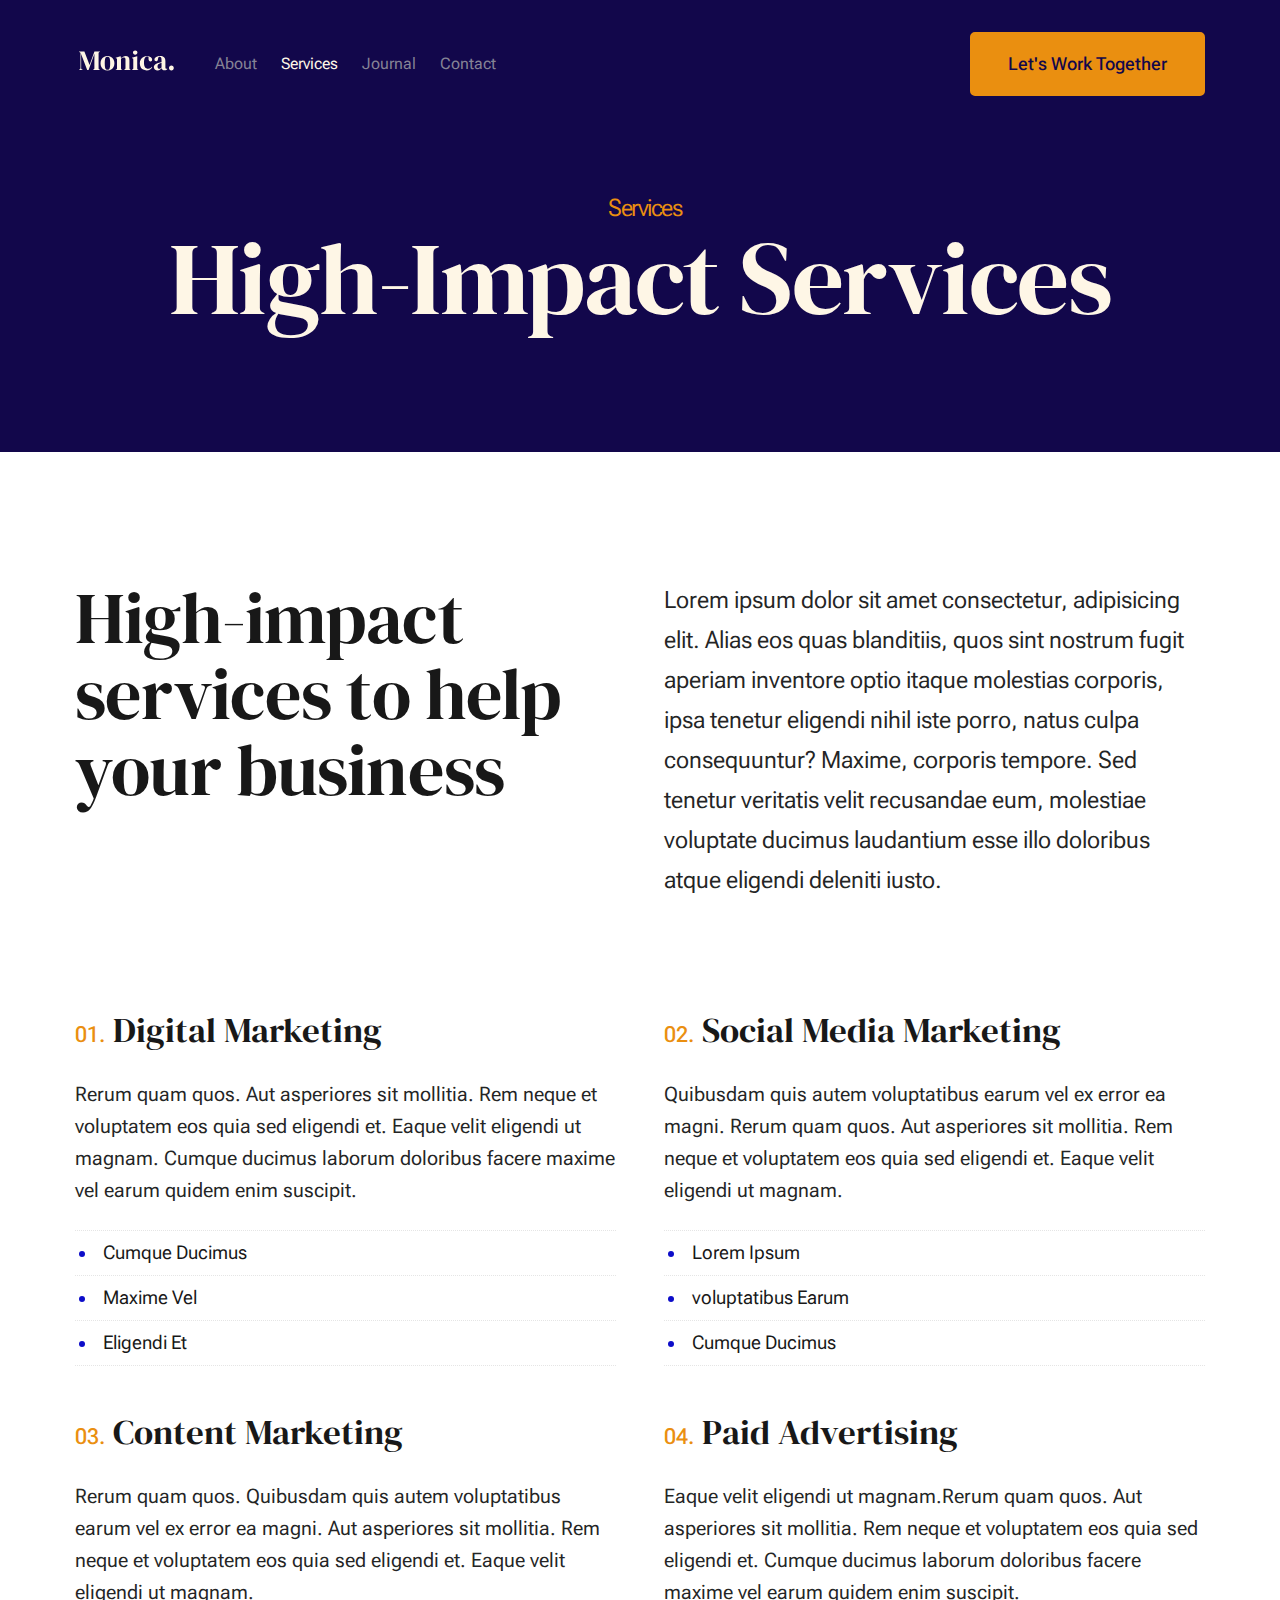
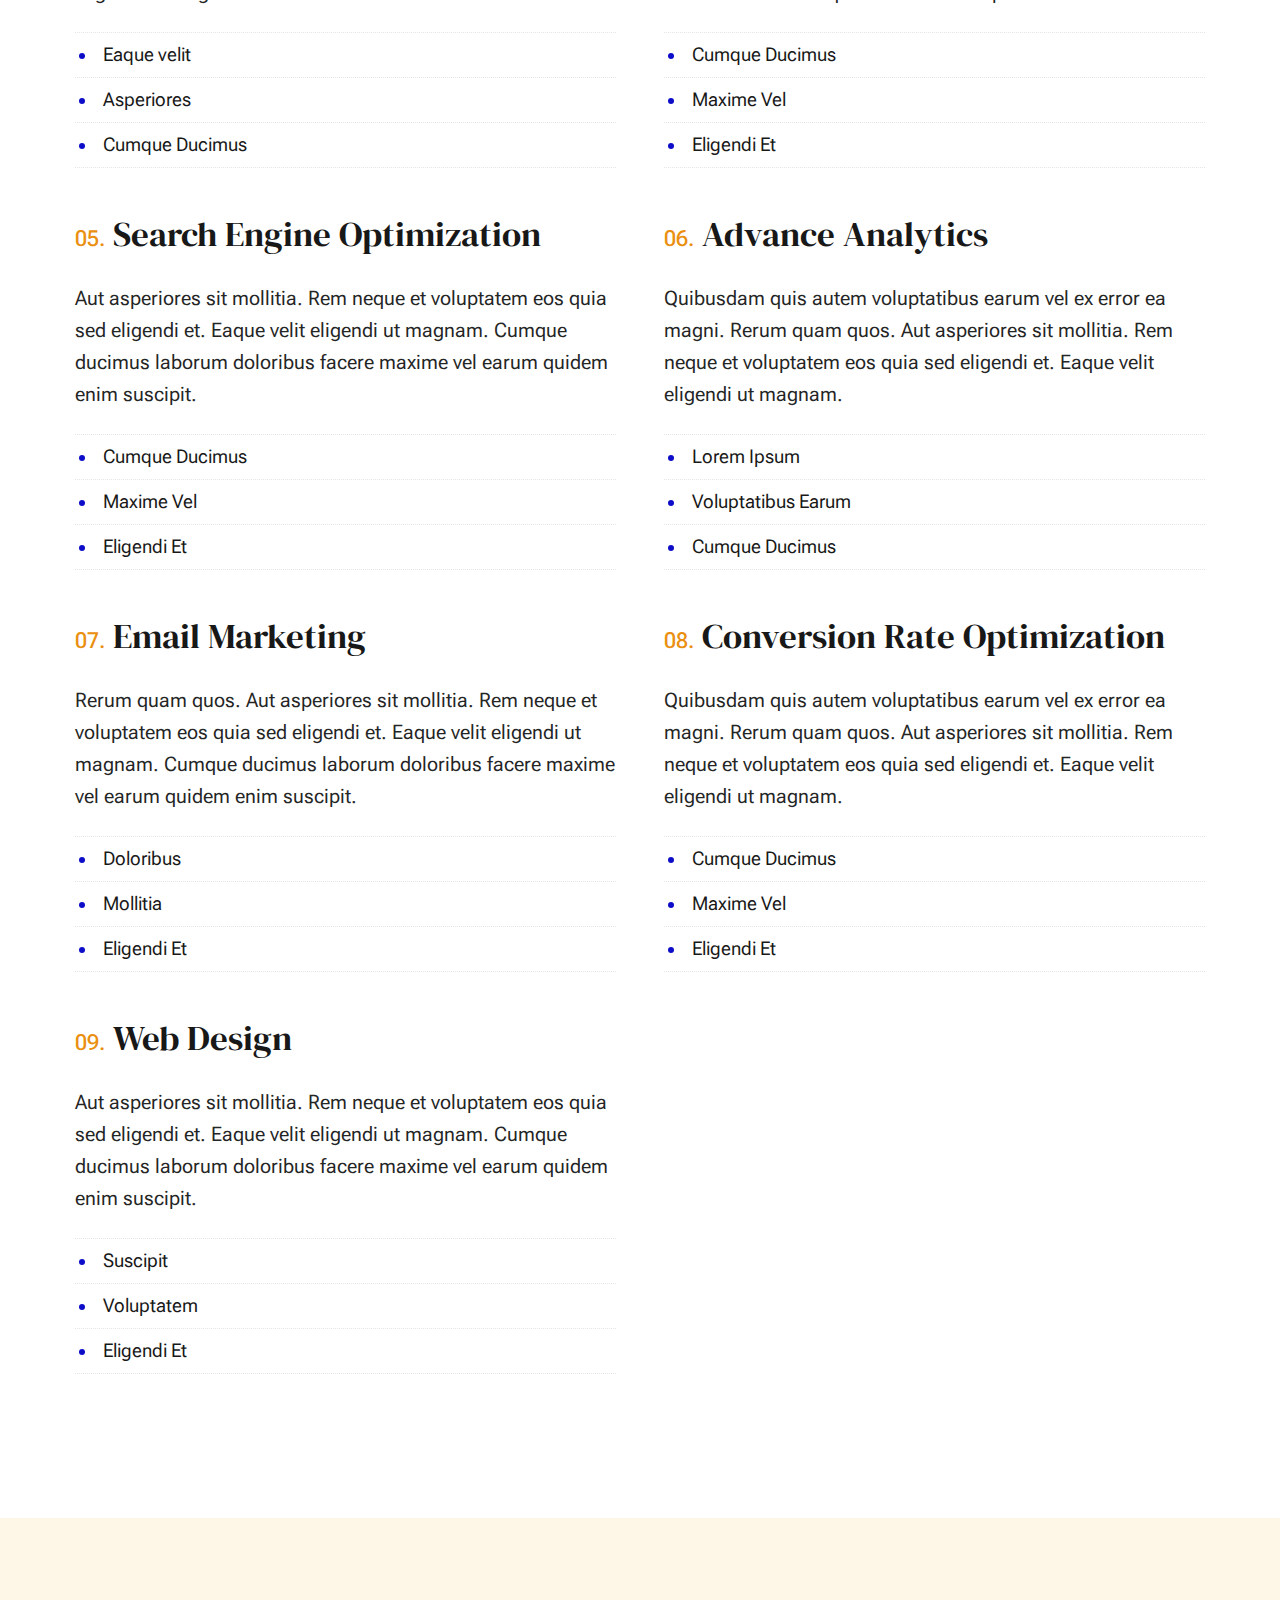
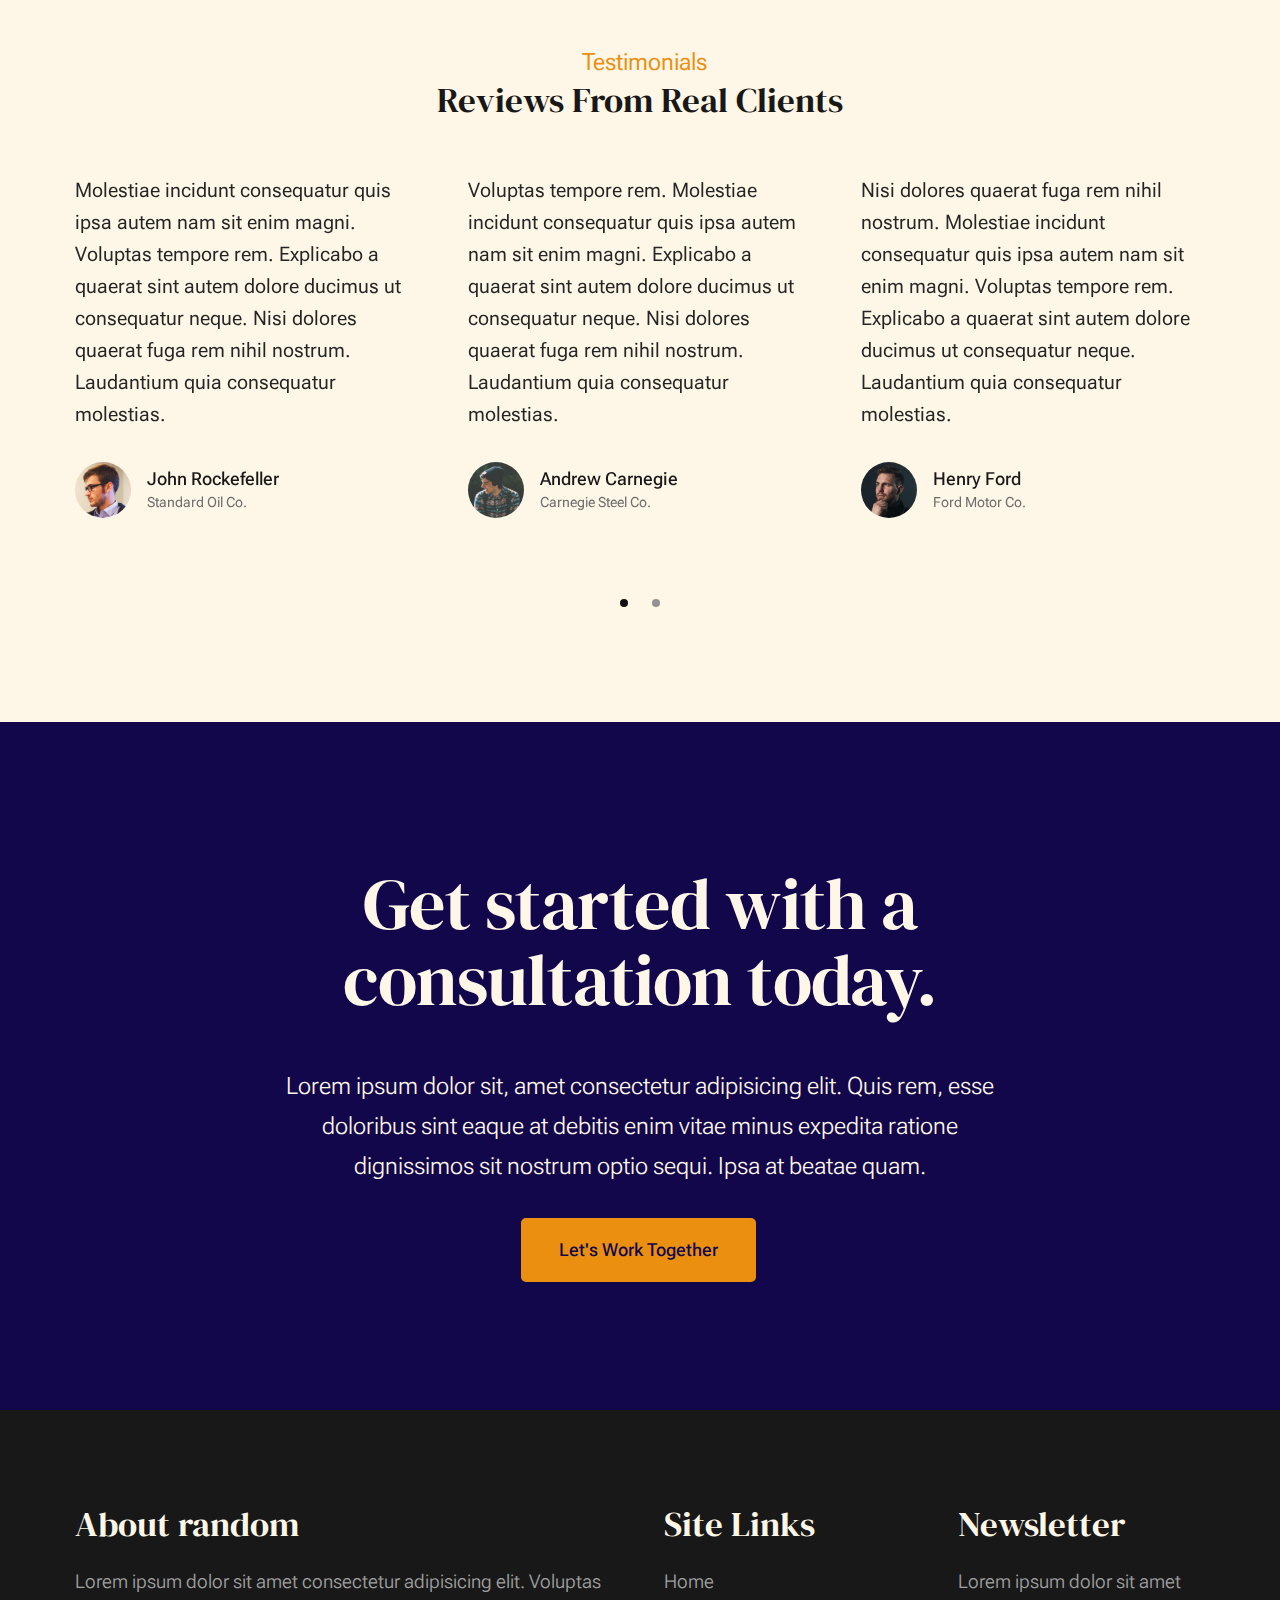
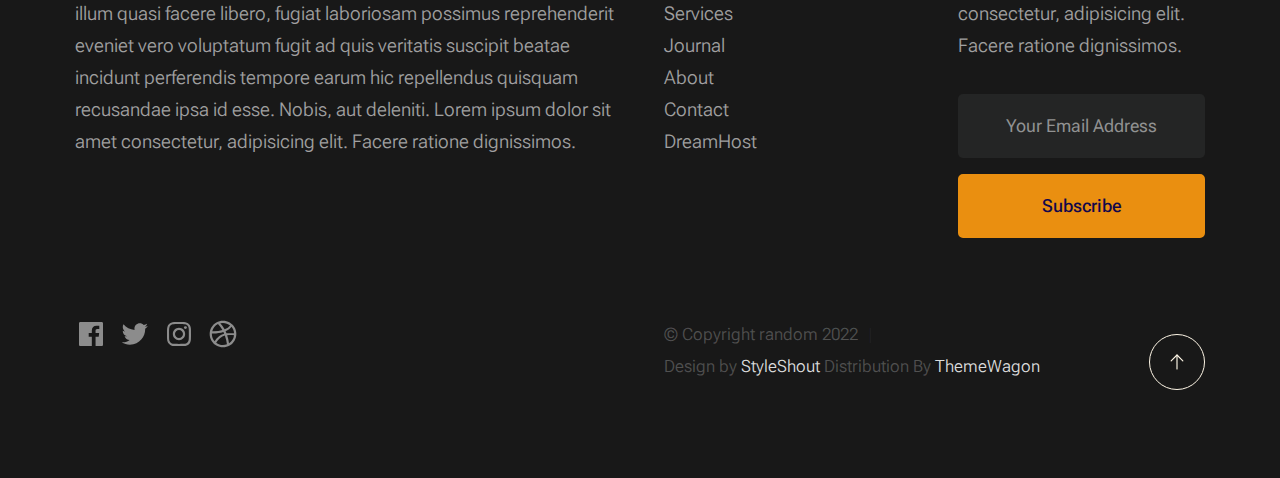
<file: services.html>
<!DOCTYPE html>
<html lang="en" class="no-js" >
<head>

    <!--- basic page needs
    ================================================== -->
    <meta charset="utf-8">
    <meta name="viewport" content="width=device-width, initial-scale=1">
    <title>Services - random</title>

    <script>
        document.documentElement.classList.remove('no-js');
        document.documentElement.classList.add('js');
    </script>

    <!-- CSS
    ================================================== -->
    <link rel="stylesheet" href="css/vendor.css">
    <link rel="stylesheet" href="css/styles.css">

    <!-- favicons
    ================================================== -->
    <link rel="apple-touch-icon" sizes="180x180" href="apple-touch-icon.png">
    <link rel="icon" type="image/png" sizes="32x32" href="favicon-32x32.png">
    <link rel="icon" type="image/png" sizes="16x16" href="favicon-16x16.png">
    <link rel="manifest" href="site.webmanifest">

</head>


<body id="top">


    <!-- preloader
    ================================================== -->
    <div id="preloader">
        <div id="loader" class="dots-fade">
            <div></div>
            <div></div>
            <div></div>
        </div>
    </div>


    <!-- page wrap
    ================================================== -->
    <div id="page" class="s-pagewrap">

        <!-- # site header 
        ================================================== -->
        <header class="s-header">

            <div class="row s-header__inner width-sixteen-col">

                <div class="s-header__block">
                    <div class="s-header__logo">
                        <a class="logo" href="index.html">
                            <img src="images/logo.svg" alt="Homepage">
                        </a>
                    </div>

                    <a class="s-header__menu-toggle" href="#0"><span>Menu</span></a>
                </div> <!-- end s-header__block -->

                <nav class="s-header__nav">
    
                    <ul class="s-header__menu-links">
                        <li><a href="about.html">About</a></li>
                        <li class="current"><a href="services.html">Services</a></li>
                        <li><a href="blog.html">Journal</a></li>
                        <li><a href="contact.html">Contact</a></li>
                    </ul> <!-- s-header__menu-links -->

                    <div class="s-header__contact">
                        <a href="contact.html" class="btn btn--primary s-header__contact-btn">Let's Work Together</a>                        
                    </div> <!-- s-header__contact -->
    
                </nav> <!-- end s-header__nav -->

            </div> <!-- end s-header__inner -->

        </header> <!-- end s-header -->

        <!-- # site main content
        ================================================== -->
        <section id="content" class="s-content">

               <section class="s-pageheader pageheader">
                    <div class="row">
                        <div class="column xl-12">
                            <h1 class="page-title">
                                <span class="page-title__small-type text-pretitle">Services</span>
                                High-Impact Services
                            </h1>
                            
                        </div>
                    </div>
               </section> <!-- pageheader -->  

               <section class="s-pagecontent pagecontent">

                    <div class="row pageintro">
                        <div class="column xl-6 lg-12">
                            <h2 class="text-display-title">High-impact services to help your business</h2>
                        </div>
                        <div class="column xl-6 lg-12 u-flexitem-x-right">
                            <p class="lead">
                            Lorem ipsum dolor sit amet consectetur, adipisicing elit. Alias eos quas blanditiis, quos sint nostrum fugit aperiam 
                            inventore optio itaque molestias corporis, ipsa tenetur eligendi nihil iste porro, natus culpa consequuntur? Maxime, 
                            corporis tempore. Sed tenetur veritatis velit recusandae eum, molestiae voluptate ducimus laudantium esse illo 
                            doloribus atque eligendi deleniti iusto. 
                            </p>
                        </div>                       
                    </div>  <!-- pageintro -->       

                    <div class="row">
                        <div class="column xl-12 grid-block">             
                            
                            <div class="grid-full grid-list-items list-items show-ctr">
                                
                                <div class="grid-list-items__item list-items__item">
                                    <div class="list-items__item-header">
                                        <h3 class="list-items__item-title">Digital Marketing</h3>
                                    </div>
                                    <div class="list-items__item-text">
                                        <p>
                                        Rerum quam quos. Aut asperiores 
                                        sit mollitia. Rem neque et voluptatem eos quia sed eligendi et. Eaque velit eligendi ut 
                                        magnam. Cumque ducimus laborum doloribus facere maxime vel earum quidem enim suscipit.
                                        </p>

                                        <ul class="list-services">
                                            <li>Cumque Ducimus</li>
                                            <li>Maxime Vel</li>
                                            <li>Eligendi Et</li>
                                        </ul>
                                    </div>
                                </div> <!-- end list-items__item -->
                                <div class="grid-list-items__item list-items__item">
                                    <div class="list-items__item-header">
                                        <h3 class="list-items__item-title">Social Media Marketing</h3>
                                    </div>
                                    <div class="list-items__item-text">
                                        <p>
                                        Quibusdam quis autem voluptatibus earum vel ex error ea magni. Rerum quam quos. Aut asperiores 
                                        sit mollitia. Rem neque et voluptatem eos quia sed eligendi et. Eaque velit eligendi ut 
                                        magnam.
                                        </p>

                                        <ul class="list-services">
                                            <li>Lorem Ipsum</li>
                                            <li>voluptatibus Earum</li>
                                            <li>Cumque Ducimus</li>
                                        </ul>
                                    </div>
                                </div> <!-- end list-items__item -->
                                <div class="grid-list-items__item list-items__item">
                                    <div class="list-items__item-header">
                                        <h3 class="list-items__item-title">Content Marketing</h3>
                                    </div>
                                    <div class="list-items__item-text">
                                        <p>
                                        Rerum quam quos. Quibusdam quis autem voluptatibus earum vel ex error ea magni. Aut asperiores 
                                        sit mollitia. Rem neque et voluptatem eos quia sed eligendi et. Eaque velit eligendi ut 
                                        magnam.
                                        </p>

                                        <ul class="list-services">
                                            <li>Eaque velit</li>
                                            <li>Asperiores</li>
                                            <li>Cumque Ducimus</li>
                                        </ul>
                                    </div>
                                </div> <!-- end list-items__item -->
                                <div class="grid-list-items__item list-items__item">
                                    <div class="list-items__item-header">
                                        <h3 class="list-items__item-title">Paid Advertising</h3>
                                    </div>
                                    <div class="list-items__item-text">
                                        <p>
                                        Eaque velit eligendi ut magnam.Rerum quam quos. Aut asperiores 
                                        sit mollitia. Rem neque et voluptatem eos quia sed eligendi et. 
                                        Cumque ducimus laborum doloribus facere maxime vel earum quidem enim suscipit.
                                        </p>

                                        <ul class="list-services">
                                            <li>Cumque Ducimus</li>
                                            <li>Maxime Vel</li>
                                            <li>Eligendi Et</li>
                                        </ul>
                                    </div>
                                </div> <!-- end list-items__item -->
                                <div class="grid-list-items__item list-items__item">
                                    <div class="list-items__item-header">
                                        <h3 class="list-items__item-title">Search Engine Optimization</h3>
                                    </div>
                                    <div class="list-items__item-text">
                                        <p>
                                        Aut asperiores sit mollitia. Rem neque et voluptatem eos quia sed eligendi et. Eaque velit eligendi ut 
                                        magnam. Cumque ducimus laborum doloribus facere maxime vel earum quidem enim suscipit.
                                        </p>

                                        <ul class="list-services">
                                            <li>Cumque Ducimus</li>
                                            <li>Maxime Vel</li>
                                            <li>Eligendi Et</li>
                                        </ul>
                                    </div>
                                </div> <!-- end list-items__item -->
                                <div class="grid-list-items__item list-items__item">
                                    <div class="list-items__item-header">
                                        <h3 class="list-items__item-title">Advance Analytics</h3>
                                    </div>
                                    <div class="list-items__item-text">
                                        <p>
                                        Quibusdam quis autem voluptatibus earum vel ex error ea magni. Rerum quam quos. Aut asperiores 
                                        sit mollitia. Rem neque et voluptatem eos quia sed eligendi et. Eaque velit eligendi ut 
                                        magnam.
                                        </p>

                                        <ul class="list-services">
                                            <li>Lorem Ipsum</li>
                                            <li>Voluptatibus Earum</li>
                                            <li>Cumque Ducimus</li>
                                        </ul>
                                    </div>
                                </div> <!-- end list-items__item -->
                                <div class="grid-list-items__item list-items__item">
                                    <div class="list-items__item-header">
                                        <h3 class="list-items__item-title">Email Marketing</h3>
                                    </div>
                                    <div class="list-items__item-text">
                                        <p>
                                        Rerum quam quos. Aut asperiores 
                                        sit mollitia. Rem neque et voluptatem eos quia sed eligendi et. Eaque velit eligendi ut 
                                        magnam. Cumque ducimus laborum doloribus facere maxime vel earum quidem enim suscipit.
                                        </p>

                                        <ul class="list-services">
                                            <li>Doloribus</li>
                                            <li>Mollitia</li>
                                            <li>Eligendi Et</li>
                                        </ul>
                                    </div>
                                </div> <!-- end list-items__item -->
                                <div class="grid-list-items__item list-items__item">
                                    <div class="list-items__item-header">
                                        <h3 class="list-items__item-title">Conversion Rate Optimization</h3>
                                    </div>
                                    <div class="list-items__item-text">
                                        <p>
                                        Quibusdam quis autem voluptatibus earum vel ex error ea magni. Rerum quam quos. Aut asperiores 
                                        sit mollitia. Rem neque et voluptatem eos quia sed eligendi et. Eaque velit eligendi ut 
                                        magnam.
                                        </p>

                                        <ul class="list-services">
                                            <li>Cumque Ducimus</li>
                                            <li>Maxime Vel</li>
                                            <li>Eligendi Et</li>
                                        </ul>
                                    </div>
                                </div> <!-- end list-items__item -->
                                <div class="grid-list-items__item list-items__item">
                                    <div class="list-items__item-header">
                                        <h3 class="list-items__item-title">Web Design</h3>
                                    </div>
                                    <div class="list-items__item-text">
                                        <p>
                                        Aut asperiores sit mollitia. Rem neque et voluptatem eos quia sed eligendi et. Eaque velit eligendi ut 
                                        magnam. Cumque ducimus laborum doloribus facere maxime vel earum quidem enim suscipit.
                                        </p>

                                        <ul class="list-services">
                                            <li>Suscipit</li>
                                            <li>Voluptatem</li>
                                            <li>Eligendi Et</li>
                                        </ul>
                                    </div>
                                </div> <!-- end list-items__item -->
    
                            </div> <!-- grid-list-items -->
                           

                        </div> <!-- end grid-block-->
                    </div> <!-- end row -->

               </section> <!-- pagecontent -->

               <section class="s-testimonials">

                    <div class="s-testimonials__header row row-x-center text-center">
                        <div class="column xl-8 lg-12">
        
                            <p class="text-pretitle">
                            Testimonials
                            </p>
                            <h3>
                            Reviews From Real Clients
                            </h3>                        
        
                        </div>
                    </div> <!--end s-testimonials__header -->

                    <div class="row s-testimonials__content">
                        <div class="column xl-12 testimonials">

                            <div class="swiper-container testimonials__slider page-slider">

                                <div class="swiper-wrapper">
                                    <div class="testimonials__slide swiper-slide">
                                        <p>
                                        Molestiae incidunt consequatur quis ipsa autem nam sit enim magni. Voluptas tempore rem. 
                                        Explicabo a quaerat sint autem dolore ducimus ut consequatur neque. Nisi dolores quaerat fuga rem nihil nostrum.
                                        Laudantium quia consequatur molestias.
                                        </p>
                                        <div class="testimonials__author">
                                            <img src="images/avatars/user-01.jpg" alt="Author image" class="testimonials__avatar">
                                            <cite class="testimonials__cite">
                                                <strong>John Rockefeller</strong>
                                                <span>Standard Oil Co.</span>
                                            </cite>
                                        </div>
                                    </div>
                                    <div class="testimonials__slide swiper-slide">
                                        <p>
                                        Voluptas tempore rem. Molestiae incidunt consequatur quis ipsa autem nam sit enim magni. 
                                        Explicabo a quaerat sint autem dolore ducimus ut consequatur neque. Nisi dolores quaerat fuga rem nihil nostrum.
                                        Laudantium quia consequatur molestias.
                                        </p>
                                        <div class="testimonials__author">
                                            <img src="images/avatars/user-04.jpg" alt="Author image" class="testimonials__avatar">
                                            <cite class="testimonials__cite">
                                                <strong>Andrew Carnegie</strong>
                                                <span>Carnegie Steel Co.</span>
                                            </cite>
                                        </div>
                                    </div>
                                    <div class="testimonials__slide swiper-slide">
                                        <p>
                                        Nisi dolores quaerat fuga rem nihil nostrum. Molestiae incidunt consequatur quis ipsa autem nam sit enim magni. 
                                        Voluptas tempore rem. Explicabo a quaerat sint autem dolore ducimus ut consequatur neque. 
                                        Laudantium quia consequatur molestias.
                                        </p>
                                        <div class="testimonials__author">
                                            <img src="images/avatars/user-06.jpg" alt="Author image" class="testimonials__avatar">
                                            <cite class="testimonials__cite">
                                                <strong>Henry Ford</strong>
                                                <span>Ford Motor Co.</span>
                                            </cite>
                                        </div>
                                    </div>
                                    <div class="testimonials__slide swiper-slide">
                                        <p>
                                        Molestiae incidunt consequatur quis ipsa autem nam sit enim magni. Voluptas tempore rem. 
                                        Explicabo a quaerat sint autem dolore ducimus ut consequatur neque. Nisi dolores quaerat fuga rem nihil nostrum.
                                        Laudantium quia consequatur molestias.
                                        </p>
                                        <div class="testimonials__author">
                                            <img src="images/avatars/user-02.jpg" alt="Author image" class="testimonials__avatar">
                                            <cite class="testimonials__cite">
                                                <strong>John Morgan</strong>
                                                <span>JP Morgan & Co.</span>
                                            </cite>
                                        </div>
                                    </div> 
                                </div> <!-- end swiper-wrapper --> 

                                <div class="swiper-pagination"></div>

                            </div> <!--end testimonials__slider --> 

                        </div> <!-- testimonials -->
                    </div> <!--end s-testimonials__content -->

               </section> <!-- end s-testimonials -->

        </section> <!-- s-content-->

        <!-- # cta
        ================================================== -->
        <section id="cta" class="s-cta">

            <div class="row row-x-center text-center">
                <div class="column xl-8 lg-12">

                    <div class="s-cta__content">
                        <h2 class="text-display-title">
                        Get started with a consultation today.
                        </h2>
                        <p class="lead">
                        Lorem ipsum dolor sit, amet consectetur adipisicing elit. Quis rem, esse doloribus sint eaque at debitis enim vitae minus expedita ratione dignissimos sit nostrum optio sequi. Ipsa at beatae quam.
                        </p>
                        <a href="contact.html" class="btn btn--primary">Let's Work Together</a>
                    </div>

                </div>
            </div>

        </section> <!-- end s-cta -->


        <!-- # footer 
        ================================================== -->
        <footer class="s-footer">
            <div class="row s-footer__content">
                <div class="column xl-6 lg-6 md-12 s-footer__block s-footer__about">                    
                    <h3>About random</h3>
                    <p>
                    Lorem ipsum dolor sit amet consectetur adipisicing elit. Voluptas illum quasi facere libero, 
                    fugiat laboriosam possimus reprehenderit eveniet vero voluptatum fugit ad quis veritatis suscipit beatae 
                    incidunt perferendis tempore earum hic repellendus quisquam recusandae ipsa id esse. Nobis, aut deleniti.
                    Lorem ipsum dolor sit amet consectetur, adipisicing elit. Facere ratione dignissimos.
                    </p>               
                </div>                
                <div class="column xl-3 lg-6 md-12 s-footer__block s-footer__site-links">
                    <h3>Site Links</h3>
                    <ul class="link-list">
                        <li><a href="index.html">Home</a></li>
                        <li><a href="services.html">Services</a></li>
                        <li><a href="blog.html">Journal</a></li>
                        <li><a href="about.html">About</a></li>
                        <li><a href="contact.html">Contact</a></li>
                        <li><a href="https://www.dreamhost.com/r.cgi?287326">DreamHost</a></li>
                    </ul>
                </div>
                <div class="column xl-3 lg-6 md-12 tab-12 s-footer__block s-footer__newsletter">
                    <h3>Newsletter</h3>

                    <p>
                    Lorem ipsum dolor sit amet consectetur, adipisicing elit. Facere ratione dignissimos.
                    </p>

                    <div class="subscribe-form">
                        <form id="mc-form" class="mc-form">
                            <input type="email" name="EMAIL" id="mce-EMAIL" class="u-fullwidth text-center" placeholder="Your Email Address" title="The domain portion of the email address is invalid (the portion after the @)." pattern="^([^\x00-\x20\x22\x28\x29\x2c\x2e\x3a-\x3c\x3e\x40\x5b-\x5d\x7f-\xff]+|\x22([^\x0d\x22\x5c\x80-\xff]|\x5c[\x00-\x7f])*\x22)(\x2e([^\x00-\x20\x22\x28\x29\x2c\x2e\x3a-\x3c\x3e\x40\x5b-\x5d\x7f-\xff]+|\x22([^\x0d\x22\x5c\x80-\xff]|\x5c[\x00-\x7f])*\x22))*\x40([^\x00-\x20\x22\x28\x29\x2c\x2e\x3a-\x3c\x3e\x40\x5b-\x5d\x7f-\xff]+|\x5b([^\x0d\x5b-\x5d\x80-\xff]|\x5c[\x00-\x7f])*\x5d)(\x2e([^\x00-\x20\x22\x28\x29\x2c\x2e\x3a-\x3c\x3e\x40\x5b-\x5d\x7f-\xff]+|\x5b([^\x0d\x5b-\x5d\x80-\xff]|\x5c[\x00-\x7f])*\x5d))*(\.\w{2,})+$" required>
                            <input type="submit" name="subscribe" value="Subscribe" class="btn btn--primary btn--small u-fullwidth">
                            <!-- <div style="position: absolute; left: -5000px;" aria-hidden="true"><input type="text" name="b_cdb7b577e41181934ed6a6a44_9a91cfe7b3" tabindex="-1" value=""></div> -->
                            <div class="mc-status"></div>
                        </form>
                    </div>
                </div>
            </div>    
            
            <div class="row s-footer__bottom">
                <div class="column xl-6 lg-12">
                    <ul class="s-footer__social social-list">
                        <li>
                            <a href="#0">
                                <svg xmlns="http://www.w3.org/2000/svg" width="24" height="24" viewBox="0 0 24 24" style="fill:rgba(0, 0, 0, 1);transform:;-ms-filter:"><path d="M20,3H4C3.447,3,3,3.448,3,4v16c0,0.552,0.447,1,1,1h8.615v-6.96h-2.338v-2.725h2.338v-2c0-2.325,1.42-3.592,3.5-3.592 c0.699-0.002,1.399,0.034,2.095,0.107v2.42h-1.435c-1.128,0-1.348,0.538-1.348,1.325v1.735h2.697l-0.35,2.725h-2.348V21H20 c0.553,0,1-0.448,1-1V4C21,3.448,20.553,3,20,3z"></path></svg>
                                <span class="u-screen-reader-text">Facebook</span>
                            </a>
                        </li>
                        <li>
                            <a href="#0">
                                <svg xmlns="http://www.w3.org/2000/svg" width="24" height="24" viewBox="0 0 24 24" style="fill:rgba(0, 0, 0, 1);transform:;-ms-filter:"><path d="M19.633,7.997c0.013,0.175,0.013,0.349,0.013,0.523c0,5.325-4.053,11.461-11.46,11.461c-2.282,0-4.402-0.661-6.186-1.809 c0.324,0.037,0.636,0.05,0.973,0.05c1.883,0,3.616-0.636,5.001-1.721c-1.771-0.037-3.255-1.197-3.767-2.793 c0.249,0.037,0.499,0.062,0.761,0.062c0.361,0,0.724-0.05,1.061-0.137c-1.847-0.374-3.23-1.995-3.23-3.953v-0.05 c0.537,0.299,1.16,0.486,1.82,0.511C3.534,9.419,2.823,8.184,2.823,6.787c0-0.748,0.199-1.434,0.548-2.032 c1.983,2.443,4.964,4.04,8.306,4.215c-0.062-0.3-0.1-0.611-0.1-0.923c0-2.22,1.796-4.028,4.028-4.028 c1.16,0,2.207,0.486,2.943,1.272c0.91-0.175,1.782-0.512,2.556-0.973c-0.299,0.935-0.936,1.721-1.771,2.22 c0.811-0.088,1.597-0.312,2.319-0.624C21.104,6.712,20.419,7.423,19.633,7.997z"></path></svg>
                                <span class="u-screen-reader-text">Twitter</span>
                            </a>
                        </li>
                        <li>
                            <a href="#0">
                                <svg xmlns="http://www.w3.org/2000/svg" width="24" height="24" viewBox="0 0 24 24" style="fill:rgba(0, 0, 0, 1);transform:;-ms-filter:"><path d="M11.999,7.377c-2.554,0-4.623,2.07-4.623,4.623c0,2.554,2.069,4.624,4.623,4.624c2.552,0,4.623-2.07,4.623-4.624 C16.622,9.447,14.551,7.377,11.999,7.377L11.999,7.377z M11.999,15.004c-1.659,0-3.004-1.345-3.004-3.003 c0-1.659,1.345-3.003,3.004-3.003s3.002,1.344,3.002,3.003C15.001,13.659,13.658,15.004,11.999,15.004L11.999,15.004z"></path><circle cx="16.806" cy="7.207" r="1.078"></circle><path d="M20.533,6.111c-0.469-1.209-1.424-2.165-2.633-2.632c-0.699-0.263-1.438-0.404-2.186-0.42 c-0.963-0.042-1.268-0.054-3.71-0.054s-2.755,0-3.71,0.054C7.548,3.074,6.809,3.215,6.11,3.479C4.9,3.946,3.945,4.902,3.477,6.111 c-0.263,0.7-0.404,1.438-0.419,2.186c-0.043,0.962-0.056,1.267-0.056,3.71c0,2.442,0,2.753,0.056,3.71 c0.015,0.748,0.156,1.486,0.419,2.187c0.469,1.208,1.424,2.164,2.634,2.632c0.696,0.272,1.435,0.426,2.185,0.45 c0.963,0.042,1.268,0.055,3.71,0.055s2.755,0,3.71-0.055c0.747-0.015,1.486-0.157,2.186-0.419c1.209-0.469,2.164-1.424,2.633-2.633 c0.263-0.7,0.404-1.438,0.419-2.186c0.043-0.962,0.056-1.267,0.056-3.71s0-2.753-0.056-3.71C20.941,7.57,20.801,6.819,20.533,6.111z M19.315,15.643c-0.007,0.576-0.111,1.147-0.311,1.688c-0.305,0.787-0.926,1.409-1.712,1.711c-0.535,0.199-1.099,0.303-1.67,0.311 c-0.95,0.044-1.218,0.055-3.654,0.055c-2.438,0-2.687,0-3.655-0.055c-0.569-0.007-1.135-0.112-1.669-0.311 c-0.789-0.301-1.414-0.923-1.719-1.711c-0.196-0.534-0.302-1.099-0.311-1.669c-0.043-0.95-0.053-1.218-0.053-3.654 c0-2.437,0-2.686,0.053-3.655c0.007-0.576,0.111-1.146,0.311-1.687c0.305-0.789,0.93-1.41,1.719-1.712 c0.534-0.198,1.1-0.303,1.669-0.311c0.951-0.043,1.218-0.055,3.655-0.055c2.437,0,2.687,0,3.654,0.055 c0.571,0.007,1.135,0.112,1.67,0.311c0.786,0.303,1.407,0.925,1.712,1.712c0.196,0.534,0.302,1.099,0.311,1.669 c0.043,0.951,0.054,1.218,0.054,3.655c0,2.436,0,2.698-0.043,3.654H19.315z"></path></svg>
                                <span class="u-screen-reader-text">Instagram</span>
                            </a>
                        </li>
                        <li>
                            <a href="#0">
                                <svg xmlns="http://www.w3.org/2000/svg" width="24" height="24" viewBox="0 0 24 24" style="fill: rgba(0, 0, 0, 1);transform: ;msFilter:;"><path d="M20.66 6.98a9.932 9.932 0 0 0-3.641-3.64C15.486 2.447 13.813 2 12 2s-3.486.447-5.02 1.34c-1.533.893-2.747 2.107-3.64 3.64S2 10.187 2 12s.446 3.487 1.34 5.02a9.924 9.924 0 0 0 3.641 3.64C8.514 21.553 10.187 22 12 22s3.486-.447 5.02-1.34a9.932 9.932 0 0 0 3.641-3.64C21.554 15.487 22 13.813 22 12s-.446-3.487-1.34-5.02zM12 3.66c2 0 3.772.64 5.32 1.919-.92 1.174-2.286 2.14-4.1 2.9-1.002-1.813-2.088-3.327-3.261-4.54A7.715 7.715 0 0 1 12 3.66zM5.51 6.8a8.116 8.116 0 0 1 2.711-2.22c1.212 1.201 2.325 2.7 3.34 4.5-2 .6-4.114.9-6.341.9-.573 0-1.006-.013-1.3-.04A8.549 8.549 0 0 1 5.51 6.8zM3.66 12c0-.054.003-.12.01-.2.007-.08.01-.146.01-.2.254.014.641.02 1.161.02 2.666 0 5.146-.367 7.439-1.1.187.373.381.793.58 1.26-1.32.293-2.674 1.006-4.061 2.14S6.4 16.247 5.76 17.5c-1.4-1.587-2.1-3.42-2.1-5.5zM12 20.34c-1.894 0-3.594-.587-5.101-1.759.601-1.187 1.524-2.322 2.771-3.401 1.246-1.08 2.483-1.753 3.71-2.02a29.441 29.441 0 0 1 1.56 6.62 8.166 8.166 0 0 1-2.94.56zm7.08-3.96a8.351 8.351 0 0 1-2.58 2.621c-.24-2.08-.7-4.107-1.379-6.081.932-.066 1.765-.1 2.5-.1.799 0 1.686.034 2.659.1a8.098 8.098 0 0 1-1.2 3.46zm-1.24-5c-1.16 0-2.233.047-3.22.14a27.053 27.053 0 0 0-.68-1.62c2.066-.906 3.532-2.006 4.399-3.3 1.2 1.414 1.854 3.027 1.96 4.84-.812-.04-1.632-.06-2.459-.06z"></path></svg>
                                <span class="u-screen-reader-text">Dribbble</span>
                            </a>
                        </li>
                    </ul> <!-- end s-footer__social -->
                </div>
                <div class="column xl-6 lg-12">
                    <p class="ss-copyright">
                        <span>© Copyright random 2022</span> 
                        <span>Design by <a href="https://www.styleshout.com/">StyleShout</a> Distribution By <a href="https://themewagon.com">ThemeWagon</a></span>
                    </p>
                </div>

                <div class="ss-go-top">
                    <a class="smoothscroll" title="Back to Top" href="#top">
                        <svg xmlns="http://www.w3.org/2000/svg" viewBox="0 0 24 24" width="36" height="36" fill="none" stroke="#ffffff" stroke-width="1" stroke-linecap="round" stroke-linejoin="round">&lt;!--!  Atomicons Free 1.00 by @atisalab License - https://atomicons.com/license/ (Icons: CC BY 4.0) Copyright 2021 Atomicons --&gt;<polyline points="17 11 12 6 7 11"></polyline><line x1="12" y1="18" x2="12" y2="6"></line></svg>
                    </a>
                </div> <!-- end ss-go-top -->
            </div>
            
        </footer> <!-- end s-footer -->

    </div> <!-- end page-wrap -->

    <!-- Java Script
    ================================================== -->
    <script src="js/plugins.js"></script>
    <script src="js/main.js"></script>

</body>
</html>
</file>
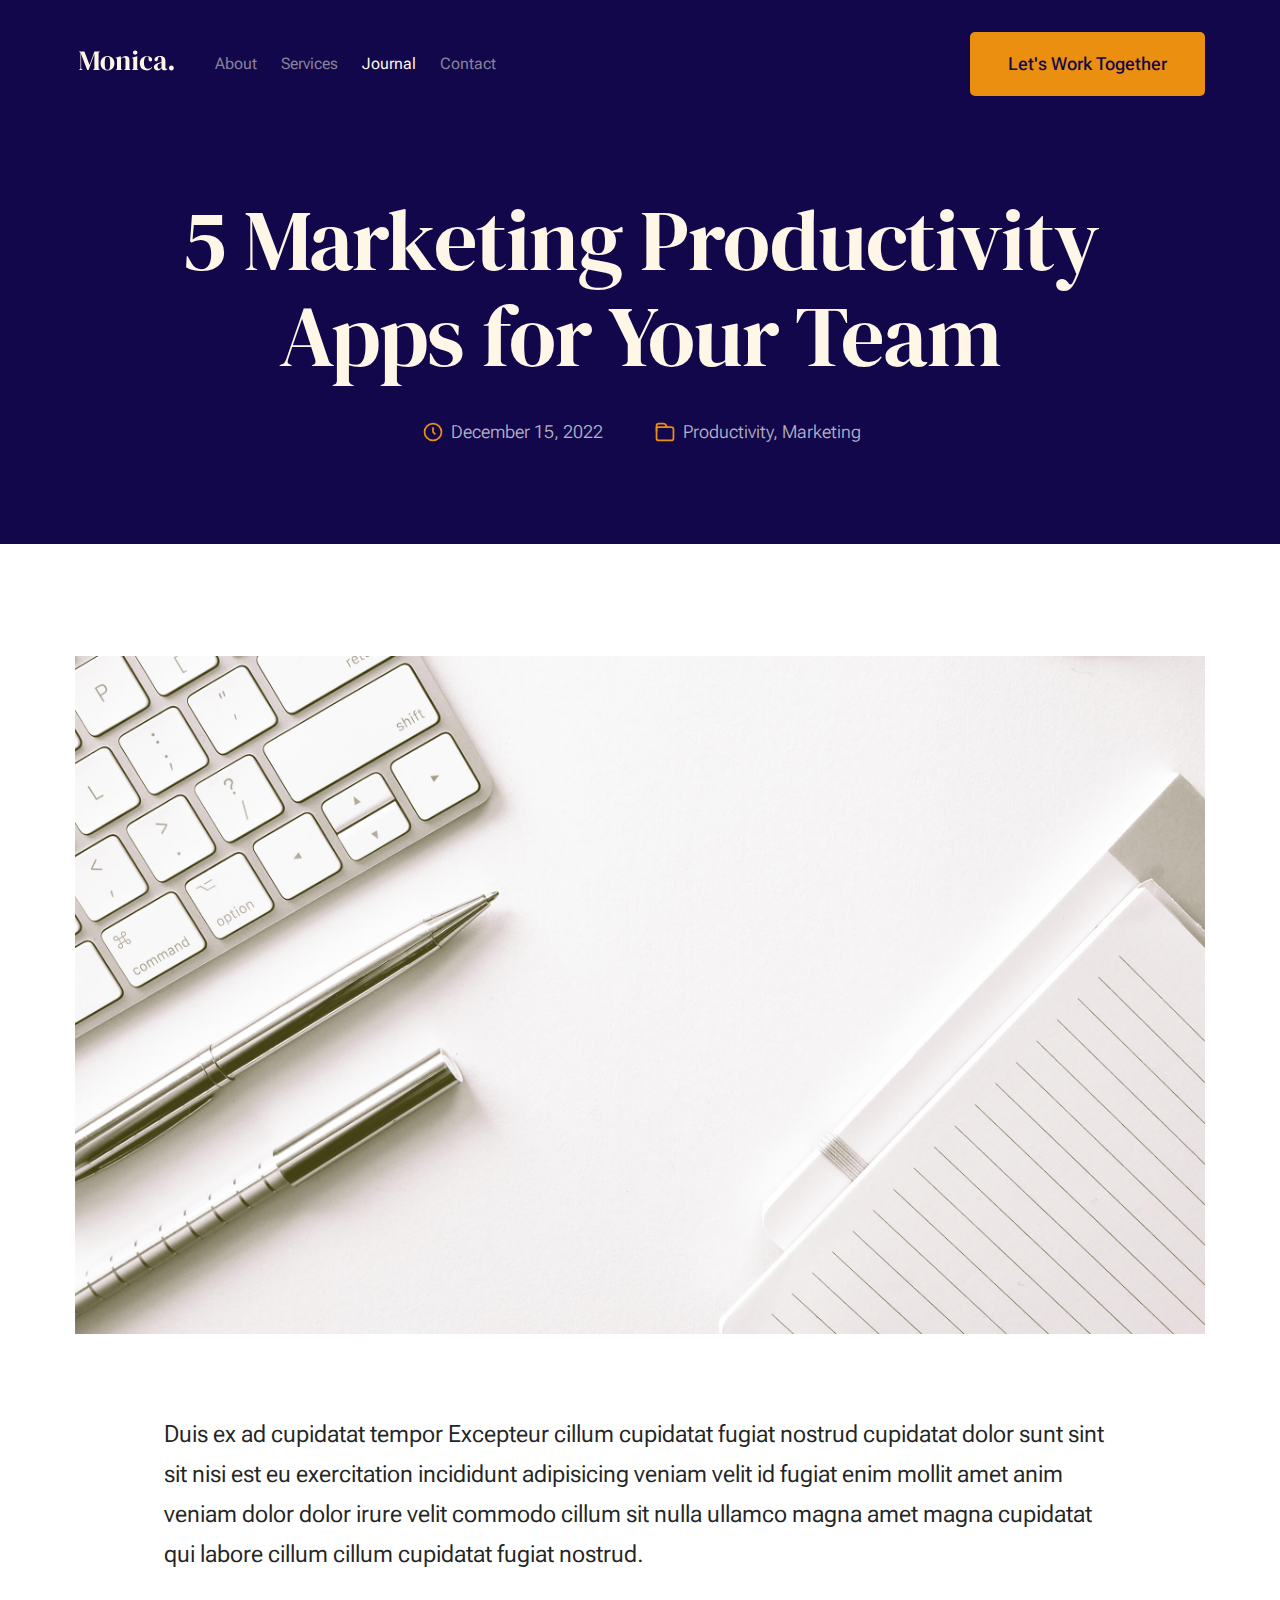
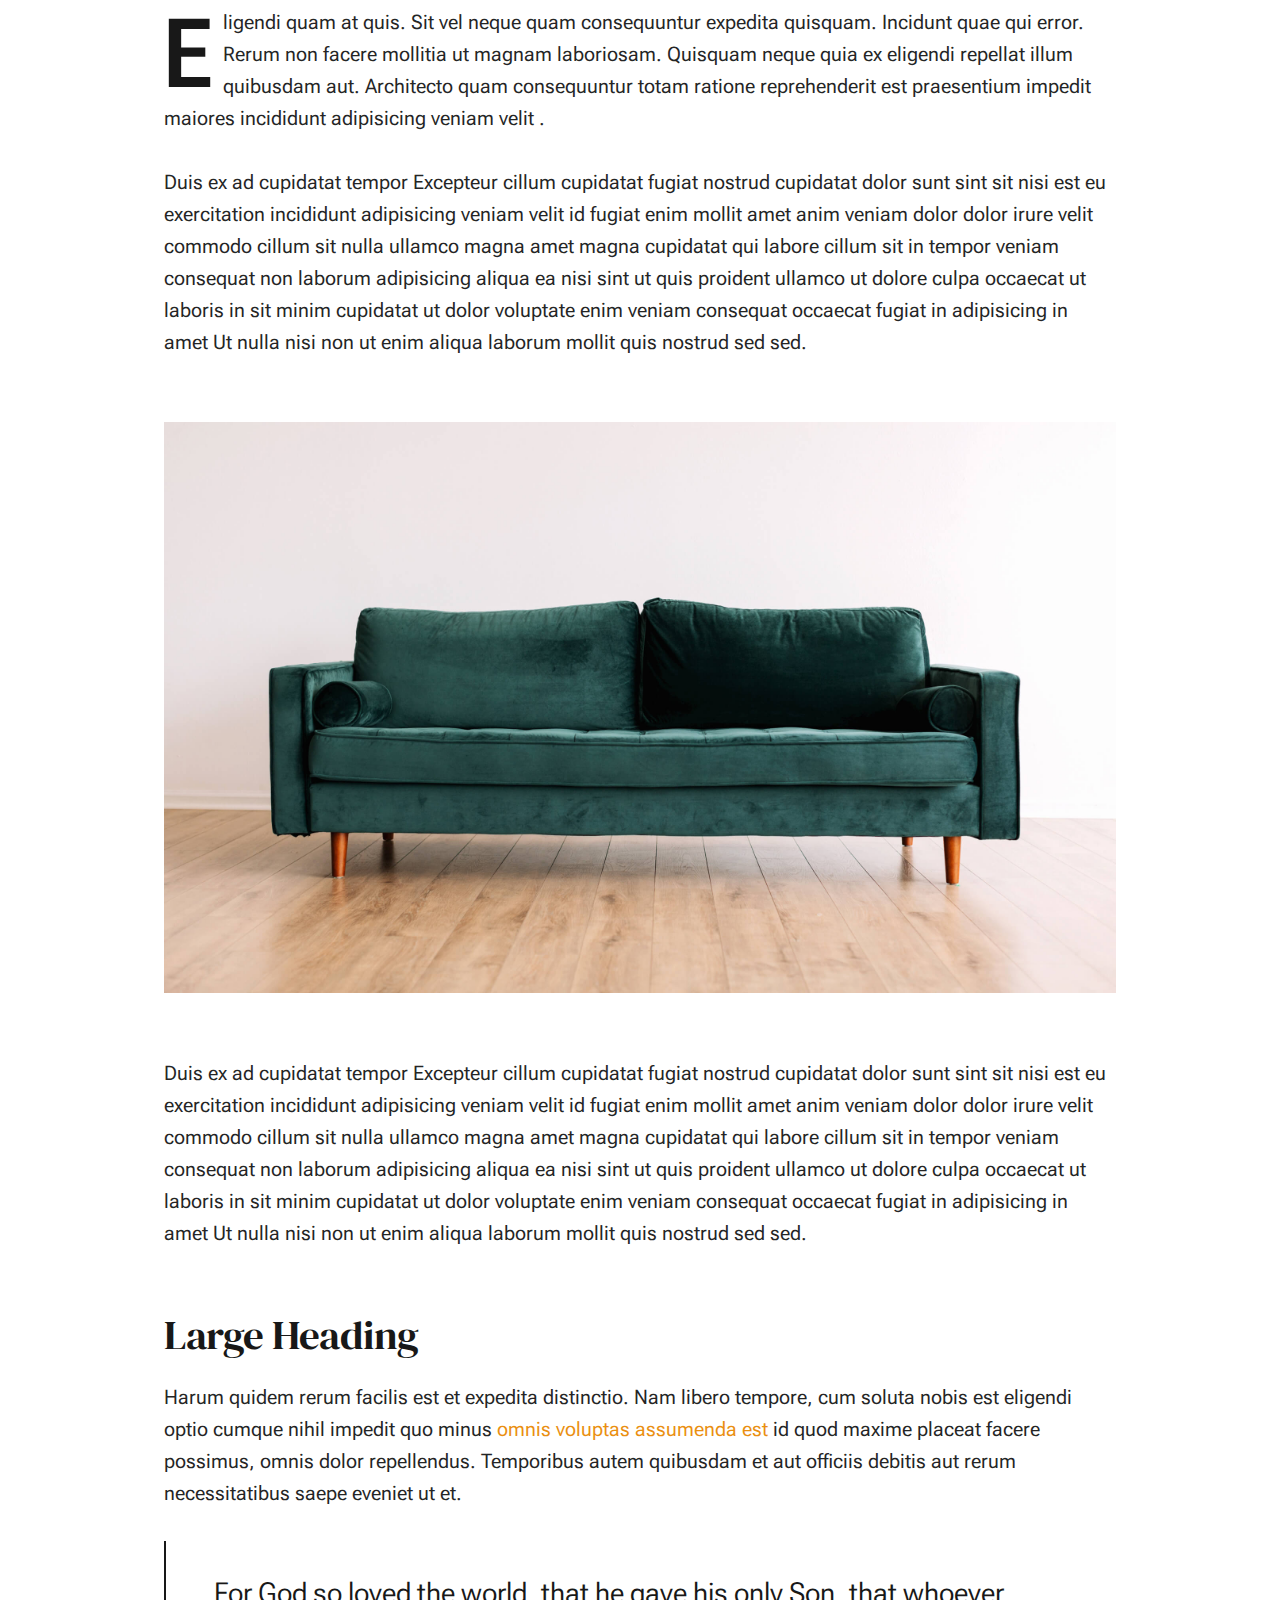
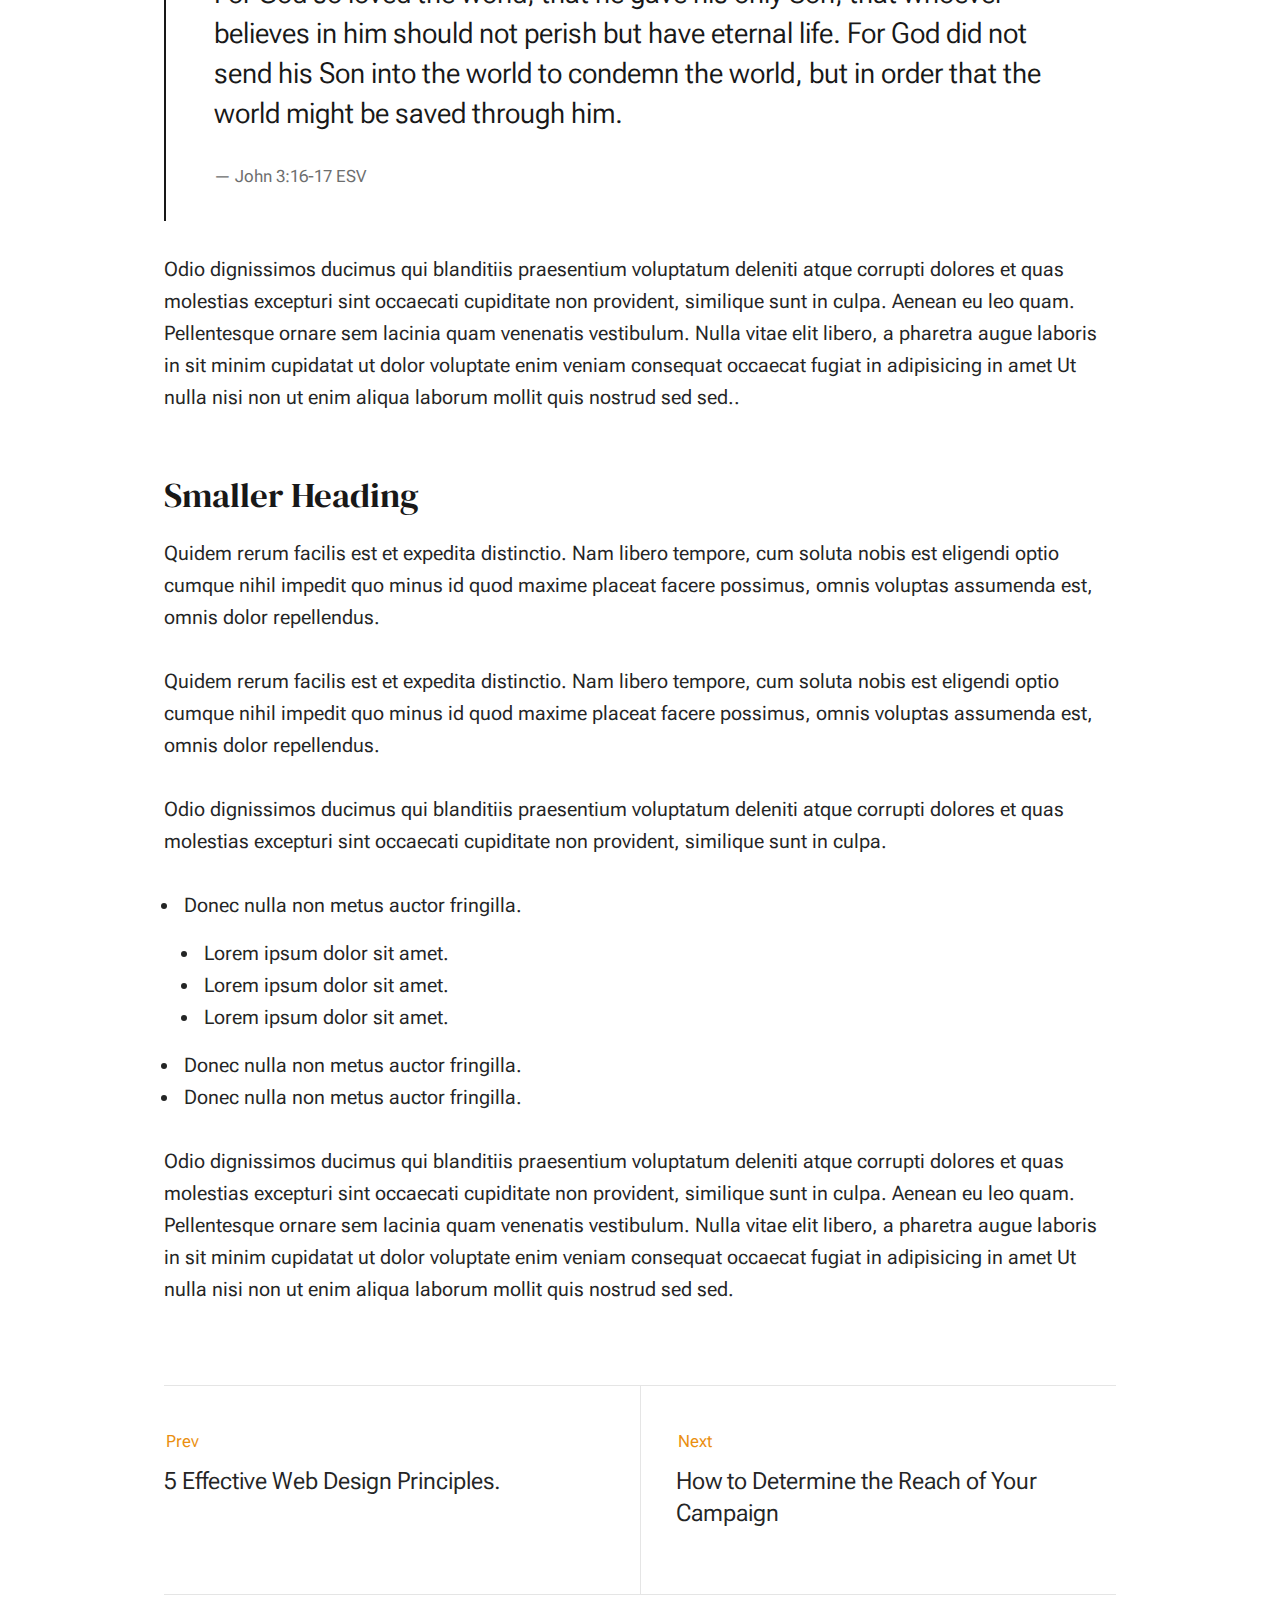
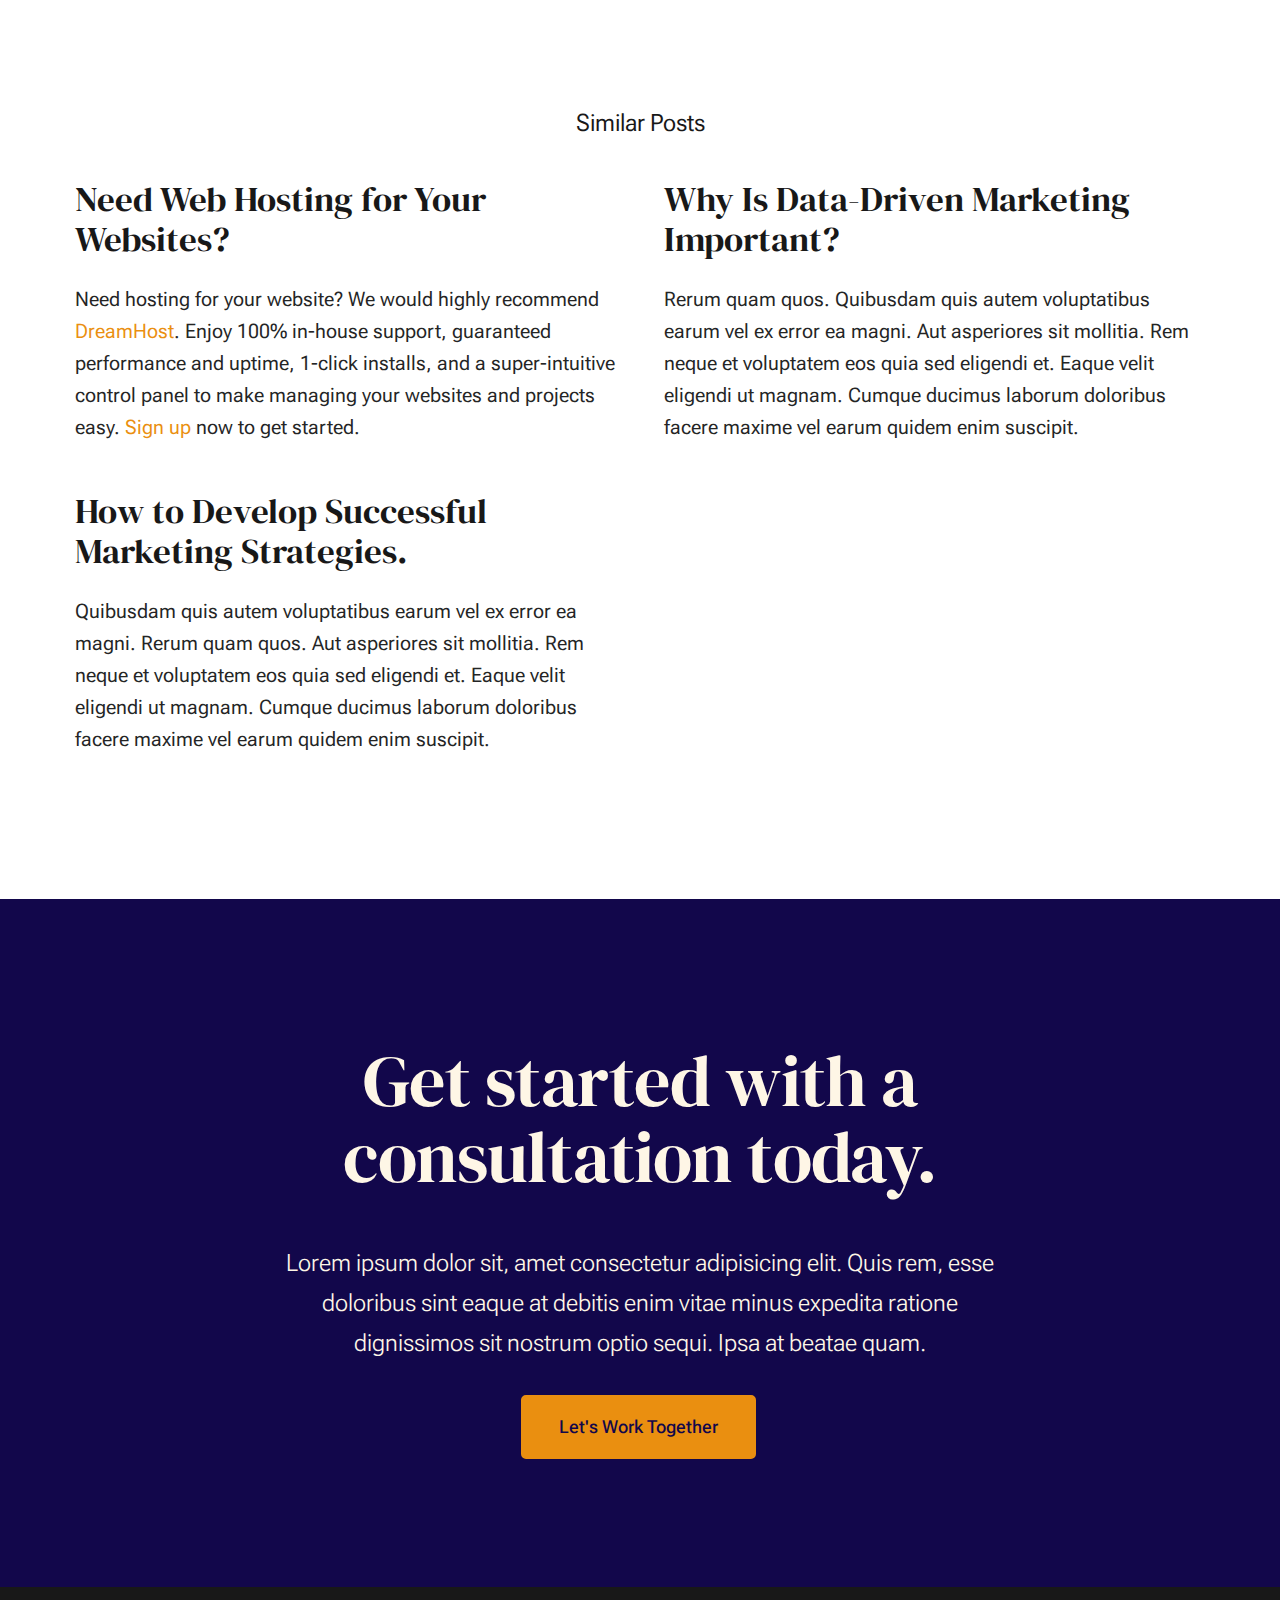
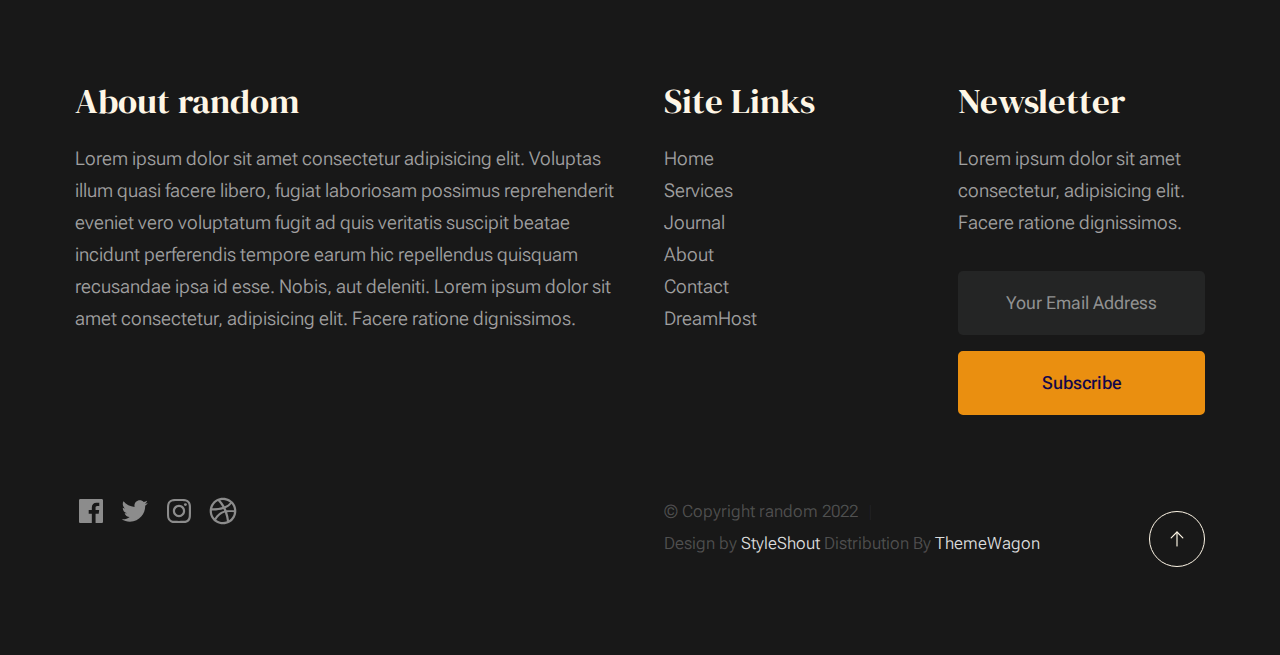
<file: single.html>
<!DOCTYPE html>
<html lang="en" class="no-js" >
<head>

    <!--- basic page needs
    ================================================== -->
    <meta charset="utf-8">
    <meta name="viewport" content="width=device-width, initial-scale=1">
    <title>Single - random</title>

    <script>
        document.documentElement.classList.remove('no-js');
        document.documentElement.classList.add('js');
    </script>

    <!-- CSS
    ================================================== -->
    <link rel="stylesheet" href="css/vendor.css">
    <link rel="stylesheet" href="css/styles.css">

    <!-- favicons
    ================================================== -->
    <link rel="apple-touch-icon" sizes="180x180" href="apple-touch-icon.png">
    <link rel="icon" type="image/png" sizes="32x32" href="favicon-32x32.png">
    <link rel="icon" type="image/png" sizes="16x16" href="favicon-16x16.png">
    <link rel="manifest" href="site.webmanifest">

</head>


<body id="top">


    <!-- preloader
    ================================================== -->
    <div id="preloader">
        <div id="loader" class="dots-fade">
            <div></div>
            <div></div>
            <div></div>
        </div>
    </div>


    <!-- page wrap
    ================================================== -->
    <div id="page" class="s-pagewrap">


        <!-- # site header 
        ================================================== -->
        <header class="s-header">

            <div class="row s-header__inner width-sixteen-col">

                <div class="s-header__block">
                    <div class="s-header__logo">
                        <a class="logo" href="index.html">
                            <img src="images/logo.svg" alt="Homepage">
                        </a>
                    </div>

                    <a class="s-header__menu-toggle" href="#0"><span>Menu</span></a>
                </div> <!-- end s-header__block -->

                <nav class="s-header__nav">    
                    <ul class="s-header__menu-links">
                        <li><a href="about.html">About</a></li>
                        <li><a href="services.html">Services</a></li>
                        <li class="current"><a href="blog.html">Journal</a></li>
                        <li><a href="contact.html">Contact</a></li>
                    </ul> <!-- s-header__menu-links -->

                    <div class="s-header__contact">
                        <a href="contact.html" class="btn btn--primary s-header__contact-btn">Let's Work Together</a>
                        
                    </div> <!-- s-header__contact -->    
                </nav> <!-- end s-header__nav -->

            </div> <!-- end s-header__inner -->

        </header> <!-- end s-header -->


        <!-- # site main content
        ================================================== -->
        <article id="content" class="s-content entry">

            <div class="s-pageheader entry__header">
                <div class="row">
                    <div class="column xl-12">

                        <h1 class="entry__title">
                            5 Marketing Productivity Apps for Your Team
                        </h1> <!-- end entry__title -->

                        <div class="entry__meta">
                            <div class="entry__meta-date">
                                <svg width="24" height="24" fill="none" viewBox="0 0 24 24">
                                    <circle cx="12" cy="12" r="7.25" stroke="currentColor" stroke-width="1.5"></circle>
                                    <path stroke="currentColor" stroke-width="1.5" d="M12 8V12L14 14"></path>
                                </svg>
                                December 15, 2022 
                            </div>
                            <div class="entry__meta-cat">
                                <svg width="24" height="24" fill="none" viewBox="0 0 24 24">
                                    <path stroke="currentColor" stroke-linecap="round" stroke-linejoin="round" stroke-width="1.5" d="M19.25 17.25V9.75C19.25 8.64543 18.3546 7.75 17.25 7.75H4.75V17.25C4.75 18.3546 5.64543 19.25 6.75 19.25H17.25C18.3546 19.25 19.25 18.3546 19.25 17.25Z"></path>
                                    <path stroke="currentColor" stroke-linecap="round" stroke-linejoin="round" stroke-width="1.5" d="M13.5 7.5L12.5685 5.7923C12.2181 5.14977 11.5446 4.75 10.8127 4.75H6.75C5.64543 4.75 4.75 5.64543 4.75 6.75V11"></path>
                                </svg>                                      
                                <span class="cat-links">
                                    <a href="blog.html">Productivity</a>
                                    <a href="blog.html">Marketing</a>
                                </span>
                            </div>
                        </div> <!-- end entry__meta -->

                    </div>
                </div>
            </div> <!-- end entry__header --> 

            <div class="s-pagecontent entry__content">

                <div class="row entry__media">
                    <div class="column xl-12">
                        <figure class="featured-image">
                            <img src="images/thumbs/single/standard-1200.jpg" 
                                 srcset="images/thumbs/single/standard-2400.jpg 2400w, 
                                         images/thumbs/single/standard-1200.jpg 1200w, 
                                         images/thumbs/single/standard-600.jpg 600w" sizes="(max-width: 2400px) 100vw, 2400px" alt="">
                        </figure>
                    </div>
                </div> <!-- end entry__media -->

                <div class="row entry__primary width-narrower">
                    <div class="column xl-12"> 

                            <p class="lead">
                            Duis ex ad cupidatat tempor Excepteur cillum cupidatat fugiat nostrud cupidatat dolor 
                            sunt sint sit nisi est eu exercitation incididunt adipisicing veniam velit id fugiat 
                            enim mollit amet anim veniam dolor dolor irure velit commodo cillum sit nulla ullamco 
                            magna amet magna cupidatat qui labore cillum cillum cupidatat fugiat nostrud. </p> 

                            <p class="drop-cap">
                            Eligendi quam at quis. Sit vel neque quam consequuntur expedita quisquam. Incidunt quae 
                            qui error. Rerum non facere mollitia ut magnam laboriosam. Quisquam neque quia ex eligendi 
                            repellat illum quibusdam aut. Architecto quam consequuntur totam ratione reprehenderit est 
                            praesentium impedit maiores incididunt adipisicing veniam velit .
                            </p>
    
                            <p>
                            Duis ex ad cupidatat tempor Excepteur cillum cupidatat fugiat nostrud cupidatat dolor 
                            sunt sint sit nisi est eu exercitation incididunt adipisicing veniam velit id fugiat 
                            enim mollit amet anim veniam dolor dolor irure velit commodo cillum sit nulla ullamco 
                            magna amet magna cupidatat qui labore cillum sit in tempor veniam consequat non laborum 
                            adipisicing aliqua ea nisi sint ut quis proident ullamco ut dolore culpa occaecat ut 
                            laboris in sit minim cupidatat ut dolor voluptate enim veniam consequat occaecat fugiat 
                            in adipisicing in amet Ut nulla nisi non ut enim aliqua laborum mollit quis nostrud sed sed.
                            </p>
            
                            <figure class="alignwide">
                                <img src="images/sample-1200.jpg" 
                                     srcset="images/sample-2400.jpg 2400w, 
                                             images/sample-1200.jpg 1200w, 
                                             images/sample-600.jpg 600w" sizes="(max-width: 2400px) 100vw, 2400px" alt="">
                            </figure>
    
                            <p>
                            Duis ex ad cupidatat tempor Excepteur cillum cupidatat fugiat nostrud cupidatat dolor 
                            sunt sint sit nisi est eu exercitation incididunt adipisicing veniam velit id fugiat 
                            enim mollit amet anim veniam dolor dolor irure velit commodo cillum sit nulla ullamco 
                            magna amet magna cupidatat qui labore cillum sit in tempor veniam consequat non laborum 
                            adipisicing aliqua ea nisi sint ut quis proident ullamco ut dolore culpa occaecat ut 
                            laboris in sit minim cupidatat ut dolor voluptate enim veniam consequat occaecat fugiat 
                            in adipisicing in amet Ut nulla nisi non ut enim aliqua laborum mollit quis nostrud sed sed.
                            </p>
    
                            <h2>Large Heading</h2>
        
                            <p>
                            Harum quidem rerum facilis est et expedita distinctio. Nam libero tempore, cum soluta 
                            nobis est eligendi optio cumque nihil impedit quo minus <a href="http://#">omnis voluptas assumenda est</a> 
                            id quod maxime placeat facere possimus, omnis dolor repellendus. Temporibus autem quibusdam et 
                            aut officiis debitis aut rerum necessitatibus saepe eveniet ut et.</p>
    
                            <blockquote>
                                <p>
                                For God so loved the world, that he gave his only Son, that whoever believes in 
                                him should not perish but have eternal life. For God did not send his Son into 
                                the world to condemn the world, but in order that the world might be 
                                saved through him.
                                </p>
                                <cite>John 3:16-17 ESV</cite>
                            </blockquote>
    
                            <p>
                            Odio dignissimos ducimus qui blanditiis praesentium voluptatum deleniti atque corrupti dolores 
                            et quas molestias excepturi sint occaecati cupiditate non provident, similique sunt in culpa. 
                            Aenean eu leo quam. Pellentesque ornare sem lacinia quam venenatis vestibulum. Nulla vitae elit 
                            libero, a pharetra augue laboris in sit minim cupidatat ut dolor voluptate enim veniam consequat 
                            occaecat fugiat in adipisicing in amet Ut nulla nisi non ut enim aliqua laborum mollit quis nostrud sed sed..</p>
    
                            <h3>Smaller Heading</h3>
    
                            <p>
                            Quidem rerum facilis est et expedita distinctio. Nam libero tempore, cum soluta nobis est 
                            eligendi optio cumque nihil impedit quo minus id quod maxime placeat facere possimus, omnis voluptas 
                            assumenda est, omnis dolor repellendus.
                            </p>
    
                            <p>
                            Quidem rerum facilis est et expedita distinctio. Nam libero tempore, cum soluta nobis est 
                            eligendi optio cumque nihil impedit quo minus id quod maxime placeat facere possimus, omnis voluptas 
                            assumenda est, omnis dolor repellendus.
                            </p>
                                    
                            <p>
                            Odio dignissimos ducimus qui blanditiis praesentium voluptatum deleniti atque corrupti dolores et 
                            quas molestias excepturi sint occaecati cupiditate non provident, similique sunt in culpa.</p>
    
                            <ul>
                                <li>Donec nulla non metus auctor fringilla.
                                    <ul>
                                        <li>Lorem ipsum dolor sit amet.</li>
                                        <li>Lorem ipsum dolor sit amet.</li>
                                        <li>Lorem ipsum dolor sit amet.</li>
                                    </ul>
                                </li>
                                <li>Donec nulla non metus auctor fringilla.</li>
                                <li>Donec nulla non metus auctor fringilla.</li>
                            </ul>
    
                            <p>
                            Odio dignissimos ducimus qui blanditiis praesentium voluptatum deleniti atque corrupti dolores et quas 
                            molestias excepturi sint occaecati cupiditate non provident, similique sunt in culpa. Aenean eu leo quam. 
                            Pellentesque ornare sem lacinia quam venenatis vestibulum. Nulla vitae elit libero, a pharetra augue 
                            laboris in sit minim cupidatat ut dolor voluptate enim veniam consequat occaecat fugiat in adipisicing 
                            in amet Ut nulla nisi non ut enim aliqua laborum mollit quis nostrud sed sed.
                            </p>        

                            <div class="post-nav">
                                <div class="post-nav__prev">
                                    <a href="single-standard.html" rel="prev">
                                        <span>Prev</span>
                                        5 Effective Web Design Principles. 
                                    </a>
                                </div>
                                <div class="post-nav__next">
                                    <a href="single-standard.html" rel="next">
                                        <span>Next</span>
                                        How to Determine the Reach of Your Campaign
                                    </a>
                                </div>
                            </div> <!-- end post-nav -->                                                   
                   
                    </div> <!-- end column-->
                </div> <!-- end entry__primary -->    
                
                <div class="row related-posts">
                    <div class="column xl-12">

                        <h4 class="text-center">Similar Posts</h4>

                        <div class="grid-list-items">
                
                            <div class="grid-list-items__item blog-card">
                                <div class="blog-card__header">
                                    <h3 class="blog-card__title"><a href="https://www.dreamhost.com/r.cgi?287326">Need Web Hosting for Your Websites?</a></h3>
                                </div>
                                <div class="blog-card__text">
                                    <p>
                                    Need hosting for your website? We would highly recommend <a href="https://www.dreamhost.com/r.cgi?287326">DreamHost</a>.
                                    Enjoy 100% in-house support, guaranteed performance and uptime, 1-click installs, and a super-intuitive control 
                                    panel to make managing your websites and projects easy. <a href="https://www.dreamhost.com/r.cgi?287326">Sign up</a> now to get started.
                                    </p>
                                </div>
                            </div> <!-- end blog-card -->
                            <div class="grid-list-items__item blog-card">
                                <div class="blog-card__header">
                                    <h3 class="blog-card__title"><a href="single.html">Why Is Data-Driven Marketing Important?</a></h3>
                                </div>
                                <div class="blog-card__text">
                                    <p>
                                    Rerum quam quos. Quibusdam quis autem voluptatibus earum vel ex error ea magni. Aut asperiores 
                                    sit mollitia. Rem neque et voluptatem eos quia sed eligendi et. Eaque velit eligendi ut 
                                    magnam. Cumque ducimus laborum doloribus facere maxime vel earum quidem enim suscipit.
                                    </p>
                                </div>
                            </div> <!-- end blog-card -->
                            <div class="grid-list-items__item blog-card">
                                <div class="blog-card__header">
                                    <h3 class="blog-card__title"><a href="single.html">How to Develop Successful Marketing Strategies.</a></h3>
                                </div>
                                <div class="blog-card__text">
                                    <p>
                                    Quibusdam quis autem voluptatibus earum vel ex error ea magni. Rerum quam quos. Aut asperiores 
                                    sit mollitia. Rem neque et voluptatem eos quia sed eligendi et. Eaque velit eligendi ut 
                                    magnam. Cumque ducimus laborum doloribus facere maxime vel earum quidem enim suscipit.
                                    </p>
                                </div>
                            </div> <!-- end blog card -->
                        
                        </div> <!-- end grid-list-items -->
                          
                    </div> <!-- end column -->
                </div> <!-- end related-posts --> 

            </div> <!-- end entry__content -->

        </article> <!-- s-content entry-->
        

        <!-- # cta
        ================================================== -->
        <section id="cta" class="s-cta">

            <div class="row row-x-center text-center">
                <div class="column xl-8 lg-12">

                    <div class="s-cta__content">
                        <h2 class="text-display-title">
                        Get started with a consultation today.
                        </h2>
                        <p class="lead">
                        Lorem ipsum dolor sit, amet consectetur adipisicing elit. Quis rem, esse doloribus sint eaque at debitis enim vitae minus expedita ratione dignissimos sit nostrum optio sequi. Ipsa at beatae quam.
                        </p>
                        <a href="contact.html" class="btn btn--primary">Let's Work Together</a>
                    </div>

                </div>
            </div>

        </section> <!-- end s-cta -->


        <!-- # footer 
        ================================================== -->
        <footer class="s-footer">
            <div class="row s-footer__content">
                <div class="column xl-6 lg-6 md-12 s-footer__block s-footer__about">                    
                    <h3>About random</h3>
                    <p>
                    Lorem ipsum dolor sit amet consectetur adipisicing elit. Voluptas illum quasi facere libero, 
                    fugiat laboriosam possimus reprehenderit eveniet vero voluptatum fugit ad quis veritatis suscipit beatae 
                    incidunt perferendis tempore earum hic repellendus quisquam recusandae ipsa id esse. Nobis, aut deleniti.
                    Lorem ipsum dolor sit amet consectetur, adipisicing elit. Facere ratione dignissimos.
                    </p>               
                </div>                
                <div class="column xl-3 lg-6 md-12 s-footer__block s-footer__site-links">
                    <h3>Site Links</h3>
                    <ul class="link-list">
                        <li><a href="index.html">Home</a></li>
                        <li><a href="services.html">Services</a></li>
                        <li><a href="blog.html">Journal</a></li>
                        <li><a href="about.html">About</a></li>
                        <li><a href="contact.html">Contact</a></li>
                        <li><a href="https://www.dreamhost.com/r.cgi?287326">DreamHost</a></li>
                    </ul>
                </div>
                <div class="column xl-3 lg-6 md-12 tab-12 s-footer__block s-footer__newsletter">
                    <h3>Newsletter</h3>

                    <p>
                    Lorem ipsum dolor sit amet consectetur, adipisicing elit. Facere ratione dignissimos.
                    </p>

                    <div class="subscribe-form">
                        <form id="mc-form" class="mc-form">
                            <input type="email" name="EMAIL" id="mce-EMAIL" class="u-fullwidth text-center" placeholder="Your Email Address" title="The domain portion of the email address is invalid (the portion after the @)." pattern="^([^\x00-\x20\x22\x28\x29\x2c\x2e\x3a-\x3c\x3e\x40\x5b-\x5d\x7f-\xff]+|\x22([^\x0d\x22\x5c\x80-\xff]|\x5c[\x00-\x7f])*\x22)(\x2e([^\x00-\x20\x22\x28\x29\x2c\x2e\x3a-\x3c\x3e\x40\x5b-\x5d\x7f-\xff]+|\x22([^\x0d\x22\x5c\x80-\xff]|\x5c[\x00-\x7f])*\x22))*\x40([^\x00-\x20\x22\x28\x29\x2c\x2e\x3a-\x3c\x3e\x40\x5b-\x5d\x7f-\xff]+|\x5b([^\x0d\x5b-\x5d\x80-\xff]|\x5c[\x00-\x7f])*\x5d)(\x2e([^\x00-\x20\x22\x28\x29\x2c\x2e\x3a-\x3c\x3e\x40\x5b-\x5d\x7f-\xff]+|\x5b([^\x0d\x5b-\x5d\x80-\xff]|\x5c[\x00-\x7f])*\x5d))*(\.\w{2,})+$" required>
                            <input type="submit" name="subscribe" value="Subscribe" class="btn btn--primary btn--small u-fullwidth">
                            <!-- <div style="position: absolute; left: -5000px;" aria-hidden="true"><input type="text" name="b_cdb7b577e41181934ed6a6a44_9a91cfe7b3" tabindex="-1" value=""></div> -->
                            <div class="mc-status"></div>
                        </form>
                    </div>
                </div>
            </div>    
            
            <div class="row s-footer__bottom">
                <div class="column xl-6 lg-12">
                    <ul class="s-footer__social social-list">
                        <li>
                            <a href="#0">
                                <svg xmlns="http://www.w3.org/2000/svg" width="24" height="24" viewBox="0 0 24 24" style="fill:rgba(0, 0, 0, 1);transform:;-ms-filter:"><path d="M20,3H4C3.447,3,3,3.448,3,4v16c0,0.552,0.447,1,1,1h8.615v-6.96h-2.338v-2.725h2.338v-2c0-2.325,1.42-3.592,3.5-3.592 c0.699-0.002,1.399,0.034,2.095,0.107v2.42h-1.435c-1.128,0-1.348,0.538-1.348,1.325v1.735h2.697l-0.35,2.725h-2.348V21H20 c0.553,0,1-0.448,1-1V4C21,3.448,20.553,3,20,3z"></path></svg>
                                <span class="u-screen-reader-text">Facebook</span>
                            </a>
                        </li>
                        <li>
                            <a href="#0">
                                <svg xmlns="http://www.w3.org/2000/svg" width="24" height="24" viewBox="0 0 24 24" style="fill:rgba(0, 0, 0, 1);transform:;-ms-filter:"><path d="M19.633,7.997c0.013,0.175,0.013,0.349,0.013,0.523c0,5.325-4.053,11.461-11.46,11.461c-2.282,0-4.402-0.661-6.186-1.809 c0.324,0.037,0.636,0.05,0.973,0.05c1.883,0,3.616-0.636,5.001-1.721c-1.771-0.037-3.255-1.197-3.767-2.793 c0.249,0.037,0.499,0.062,0.761,0.062c0.361,0,0.724-0.05,1.061-0.137c-1.847-0.374-3.23-1.995-3.23-3.953v-0.05 c0.537,0.299,1.16,0.486,1.82,0.511C3.534,9.419,2.823,8.184,2.823,6.787c0-0.748,0.199-1.434,0.548-2.032 c1.983,2.443,4.964,4.04,8.306,4.215c-0.062-0.3-0.1-0.611-0.1-0.923c0-2.22,1.796-4.028,4.028-4.028 c1.16,0,2.207,0.486,2.943,1.272c0.91-0.175,1.782-0.512,2.556-0.973c-0.299,0.935-0.936,1.721-1.771,2.22 c0.811-0.088,1.597-0.312,2.319-0.624C21.104,6.712,20.419,7.423,19.633,7.997z"></path></svg>
                                <span class="u-screen-reader-text">Twitter</span>
                            </a>
                        </li>
                        <li>
                            <a href="#0">
                                <svg xmlns="http://www.w3.org/2000/svg" width="24" height="24" viewBox="0 0 24 24" style="fill:rgba(0, 0, 0, 1);transform:;-ms-filter:"><path d="M11.999,7.377c-2.554,0-4.623,2.07-4.623,4.623c0,2.554,2.069,4.624,4.623,4.624c2.552,0,4.623-2.07,4.623-4.624 C16.622,9.447,14.551,7.377,11.999,7.377L11.999,7.377z M11.999,15.004c-1.659,0-3.004-1.345-3.004-3.003 c0-1.659,1.345-3.003,3.004-3.003s3.002,1.344,3.002,3.003C15.001,13.659,13.658,15.004,11.999,15.004L11.999,15.004z"></path><circle cx="16.806" cy="7.207" r="1.078"></circle><path d="M20.533,6.111c-0.469-1.209-1.424-2.165-2.633-2.632c-0.699-0.263-1.438-0.404-2.186-0.42 c-0.963-0.042-1.268-0.054-3.71-0.054s-2.755,0-3.71,0.054C7.548,3.074,6.809,3.215,6.11,3.479C4.9,3.946,3.945,4.902,3.477,6.111 c-0.263,0.7-0.404,1.438-0.419,2.186c-0.043,0.962-0.056,1.267-0.056,3.71c0,2.442,0,2.753,0.056,3.71 c0.015,0.748,0.156,1.486,0.419,2.187c0.469,1.208,1.424,2.164,2.634,2.632c0.696,0.272,1.435,0.426,2.185,0.45 c0.963,0.042,1.268,0.055,3.71,0.055s2.755,0,3.71-0.055c0.747-0.015,1.486-0.157,2.186-0.419c1.209-0.469,2.164-1.424,2.633-2.633 c0.263-0.7,0.404-1.438,0.419-2.186c0.043-0.962,0.056-1.267,0.056-3.71s0-2.753-0.056-3.71C20.941,7.57,20.801,6.819,20.533,6.111z M19.315,15.643c-0.007,0.576-0.111,1.147-0.311,1.688c-0.305,0.787-0.926,1.409-1.712,1.711c-0.535,0.199-1.099,0.303-1.67,0.311 c-0.95,0.044-1.218,0.055-3.654,0.055c-2.438,0-2.687,0-3.655-0.055c-0.569-0.007-1.135-0.112-1.669-0.311 c-0.789-0.301-1.414-0.923-1.719-1.711c-0.196-0.534-0.302-1.099-0.311-1.669c-0.043-0.95-0.053-1.218-0.053-3.654 c0-2.437,0-2.686,0.053-3.655c0.007-0.576,0.111-1.146,0.311-1.687c0.305-0.789,0.93-1.41,1.719-1.712 c0.534-0.198,1.1-0.303,1.669-0.311c0.951-0.043,1.218-0.055,3.655-0.055c2.437,0,2.687,0,3.654,0.055 c0.571,0.007,1.135,0.112,1.67,0.311c0.786,0.303,1.407,0.925,1.712,1.712c0.196,0.534,0.302,1.099,0.311,1.669 c0.043,0.951,0.054,1.218,0.054,3.655c0,2.436,0,2.698-0.043,3.654H19.315z"></path></svg>
                                <span class="u-screen-reader-text">Instagram</span>
                            </a>
                        </li>
                        <li>
                            <a href="#0">
                                <svg xmlns="http://www.w3.org/2000/svg" width="24" height="24" viewBox="0 0 24 24" style="fill: rgba(0, 0, 0, 1);transform: ;msFilter:;"><path d="M20.66 6.98a9.932 9.932 0 0 0-3.641-3.64C15.486 2.447 13.813 2 12 2s-3.486.447-5.02 1.34c-1.533.893-2.747 2.107-3.64 3.64S2 10.187 2 12s.446 3.487 1.34 5.02a9.924 9.924 0 0 0 3.641 3.64C8.514 21.553 10.187 22 12 22s3.486-.447 5.02-1.34a9.932 9.932 0 0 0 3.641-3.64C21.554 15.487 22 13.813 22 12s-.446-3.487-1.34-5.02zM12 3.66c2 0 3.772.64 5.32 1.919-.92 1.174-2.286 2.14-4.1 2.9-1.002-1.813-2.088-3.327-3.261-4.54A7.715 7.715 0 0 1 12 3.66zM5.51 6.8a8.116 8.116 0 0 1 2.711-2.22c1.212 1.201 2.325 2.7 3.34 4.5-2 .6-4.114.9-6.341.9-.573 0-1.006-.013-1.3-.04A8.549 8.549 0 0 1 5.51 6.8zM3.66 12c0-.054.003-.12.01-.2.007-.08.01-.146.01-.2.254.014.641.02 1.161.02 2.666 0 5.146-.367 7.439-1.1.187.373.381.793.58 1.26-1.32.293-2.674 1.006-4.061 2.14S6.4 16.247 5.76 17.5c-1.4-1.587-2.1-3.42-2.1-5.5zM12 20.34c-1.894 0-3.594-.587-5.101-1.759.601-1.187 1.524-2.322 2.771-3.401 1.246-1.08 2.483-1.753 3.71-2.02a29.441 29.441 0 0 1 1.56 6.62 8.166 8.166 0 0 1-2.94.56zm7.08-3.96a8.351 8.351 0 0 1-2.58 2.621c-.24-2.08-.7-4.107-1.379-6.081.932-.066 1.765-.1 2.5-.1.799 0 1.686.034 2.659.1a8.098 8.098 0 0 1-1.2 3.46zm-1.24-5c-1.16 0-2.233.047-3.22.14a27.053 27.053 0 0 0-.68-1.62c2.066-.906 3.532-2.006 4.399-3.3 1.2 1.414 1.854 3.027 1.96 4.84-.812-.04-1.632-.06-2.459-.06z"></path></svg>
                                <span class="u-screen-reader-text">Dribbble</span>
                            </a>
                        </li>
                    </ul> <!-- end s-footer__social -->
                </div>
                <div class="column xl-6 lg-12">
                    <p class="ss-copyright">
                        <span>© Copyright random 2022</span> 
                        <span>Design by <a href="https://www.styleshout.com/">StyleShout</a> Distribution By <a href="https://themewagon.com">ThemeWagon</a></span>
                    </p>
                </div>

                <div class="ss-go-top">
                    <a class="smoothscroll" title="Back to Top" href="#top">
                        <svg xmlns="http://www.w3.org/2000/svg" viewBox="0 0 24 24" width="36" height="36" fill="none" stroke="#ffffff" stroke-width="1" stroke-linecap="round" stroke-linejoin="round">&lt;!--!  Atomicons Free 1.00 by @atisalab License - https://atomicons.com/license/ (Icons: CC BY 4.0) Copyright 2021 Atomicons --&gt;<polyline points="17 11 12 6 7 11"></polyline><line x1="12" y1="18" x2="12" y2="6"></line></svg>
                    </a>
                </div> <!-- end ss-go-top -->
            </div>
            
        </footer> <!-- end s-footer -->

    </div> <!-- end page-wrap -->

    <!-- Java Script
    ================================================== -->
    <script src="js/plugins.js"></script>
    <script src="js/main.js"></script>

</body>
</html>
</file>
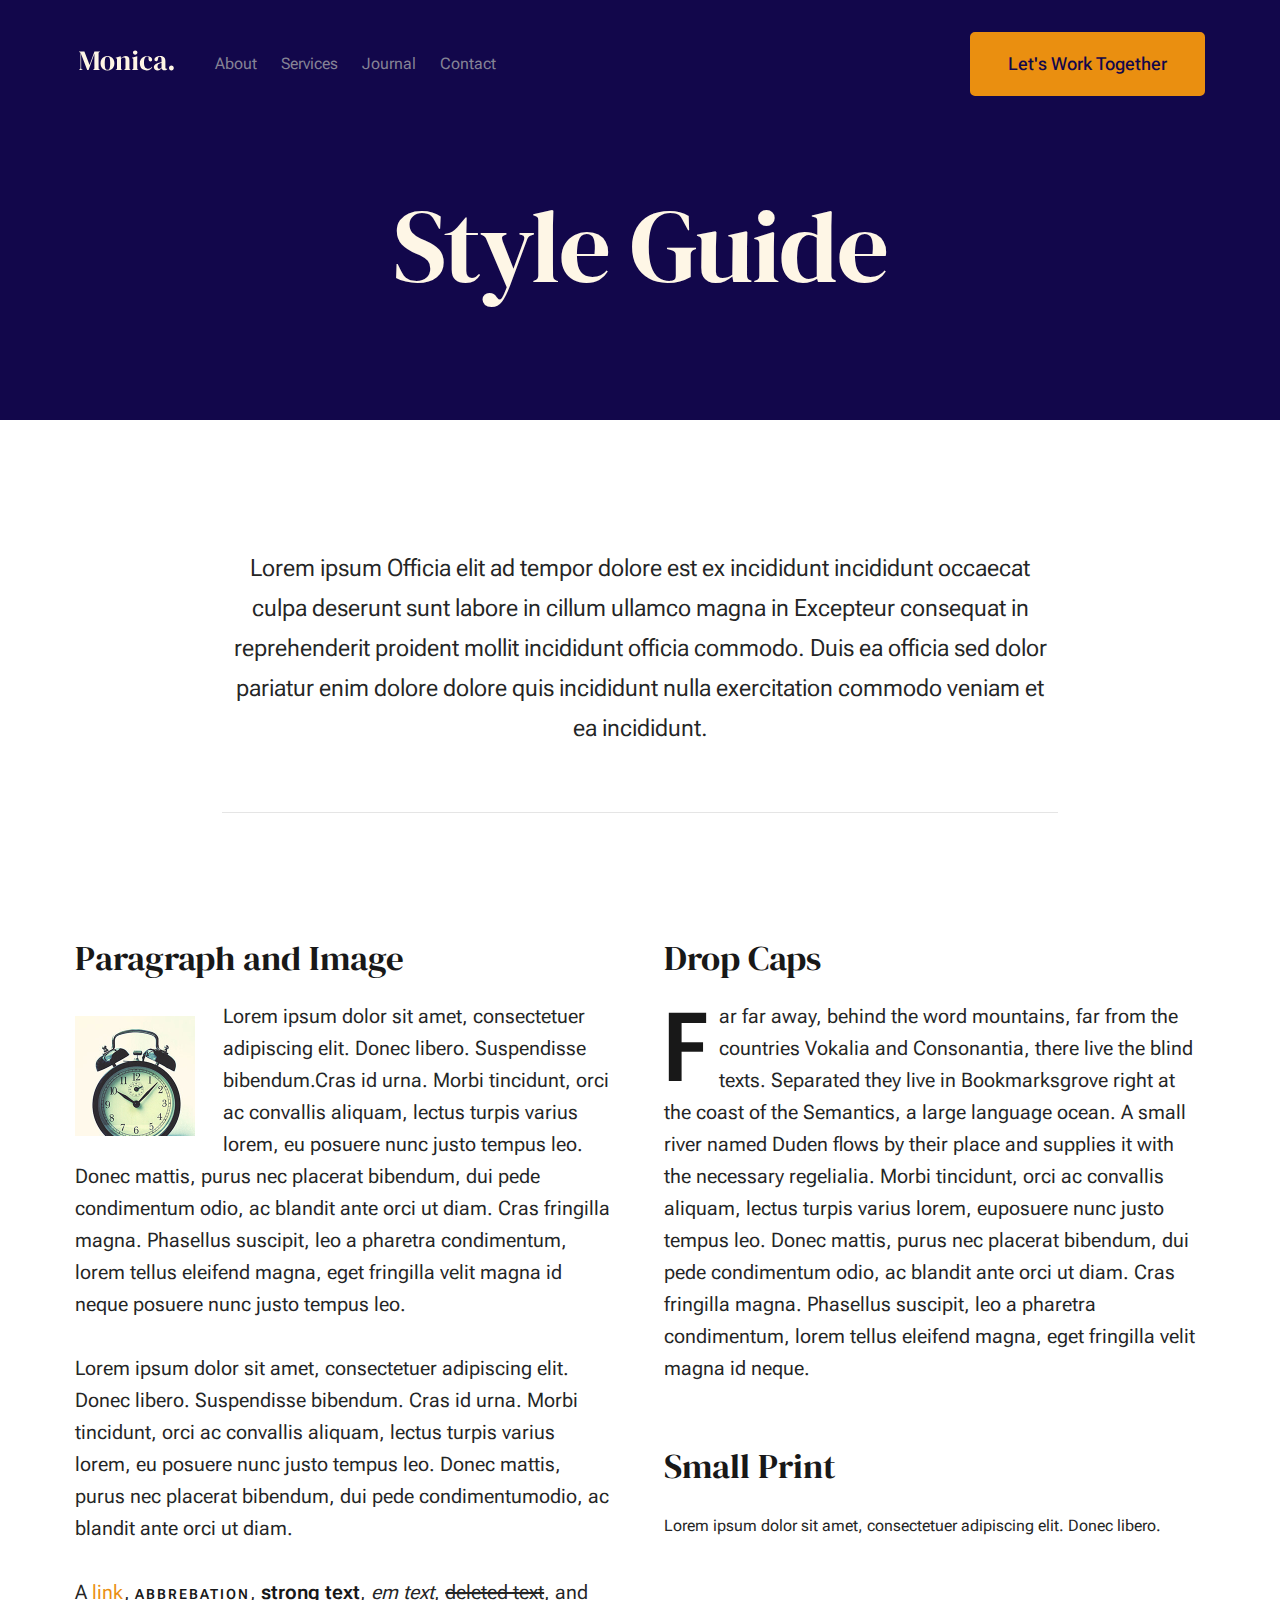
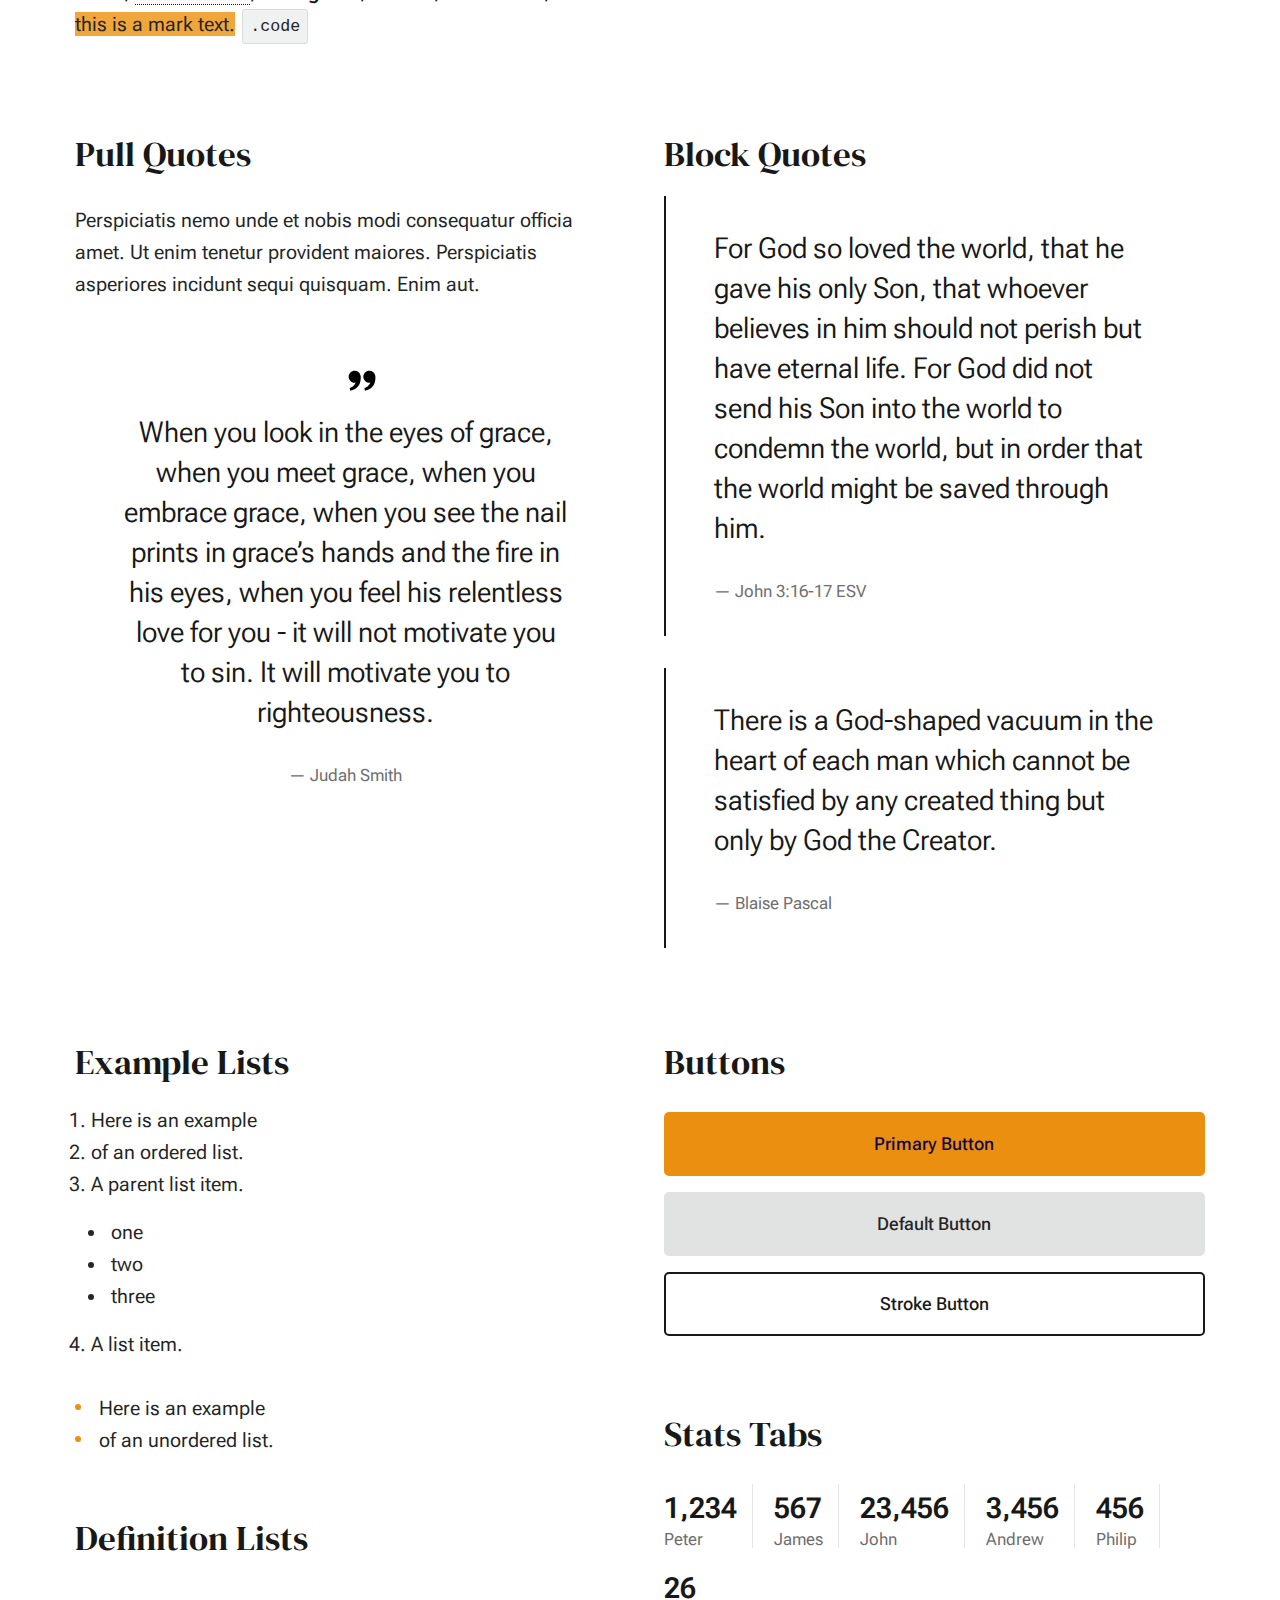
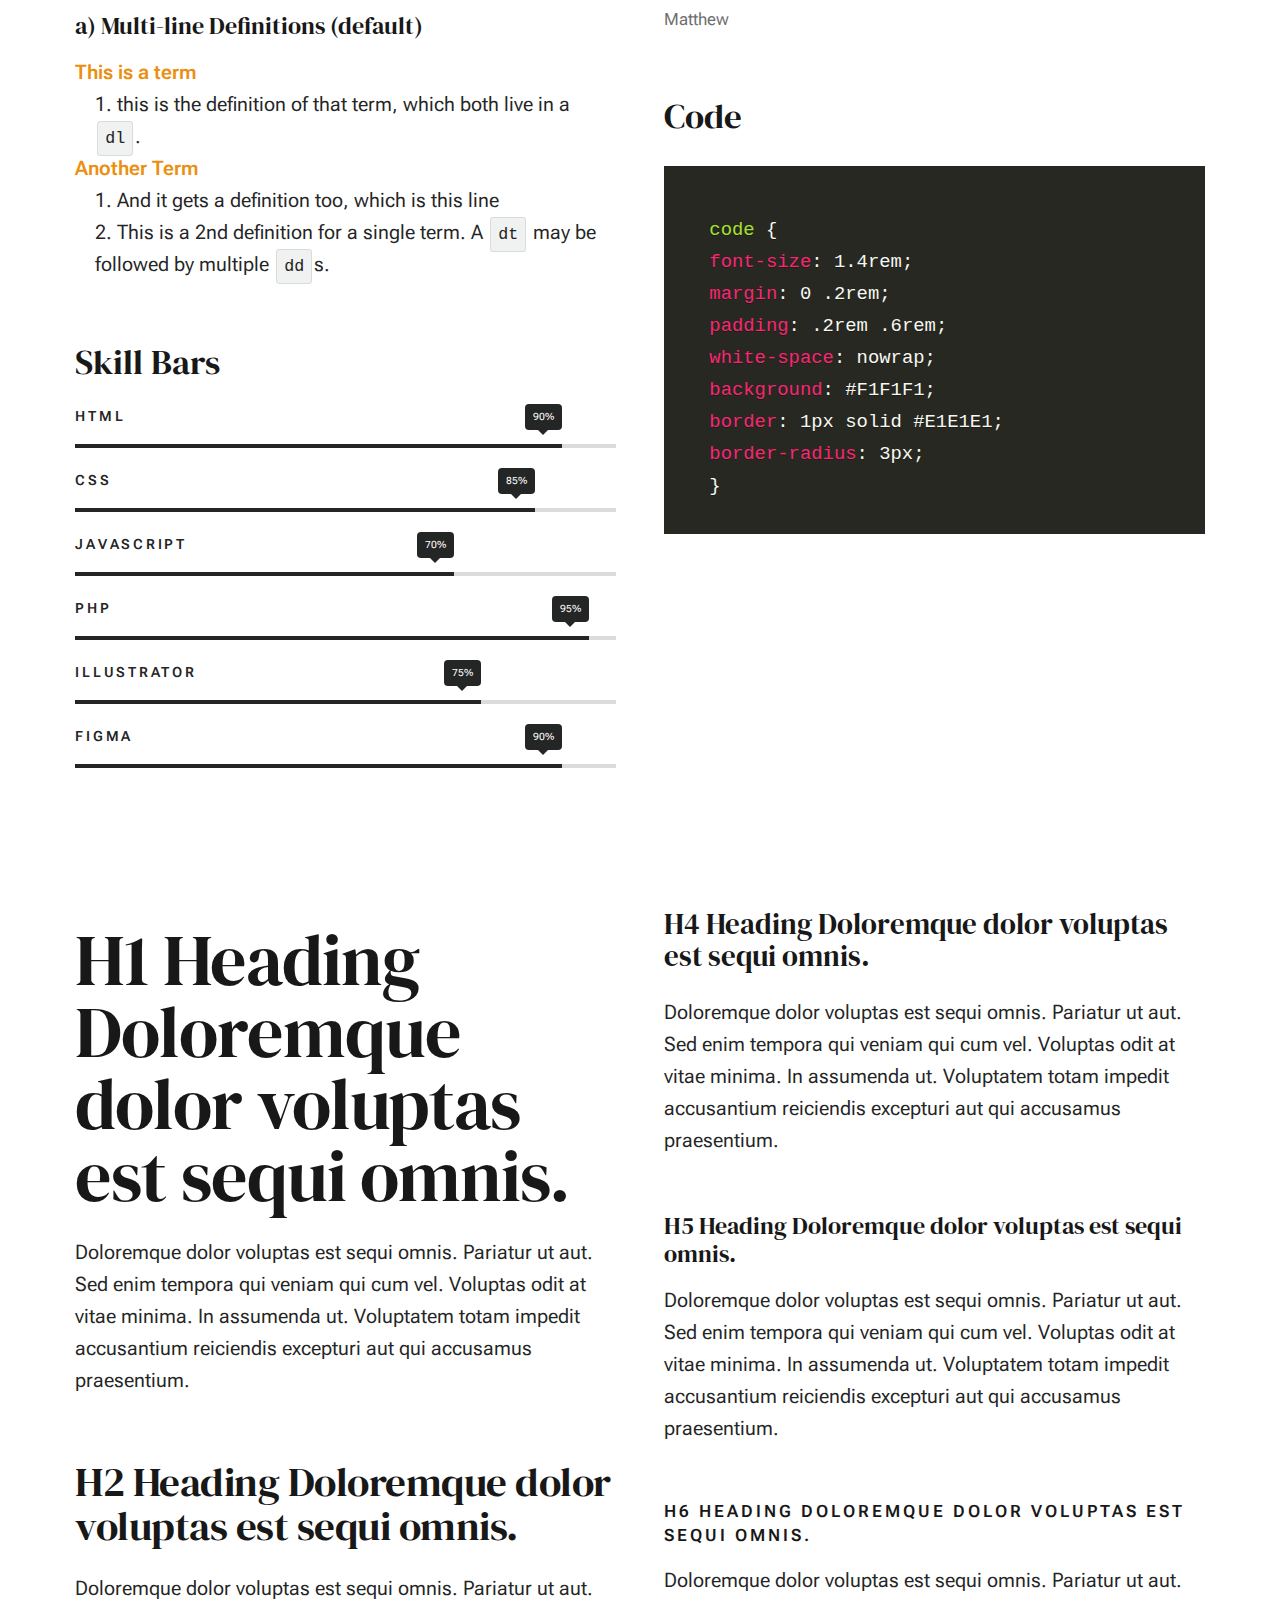
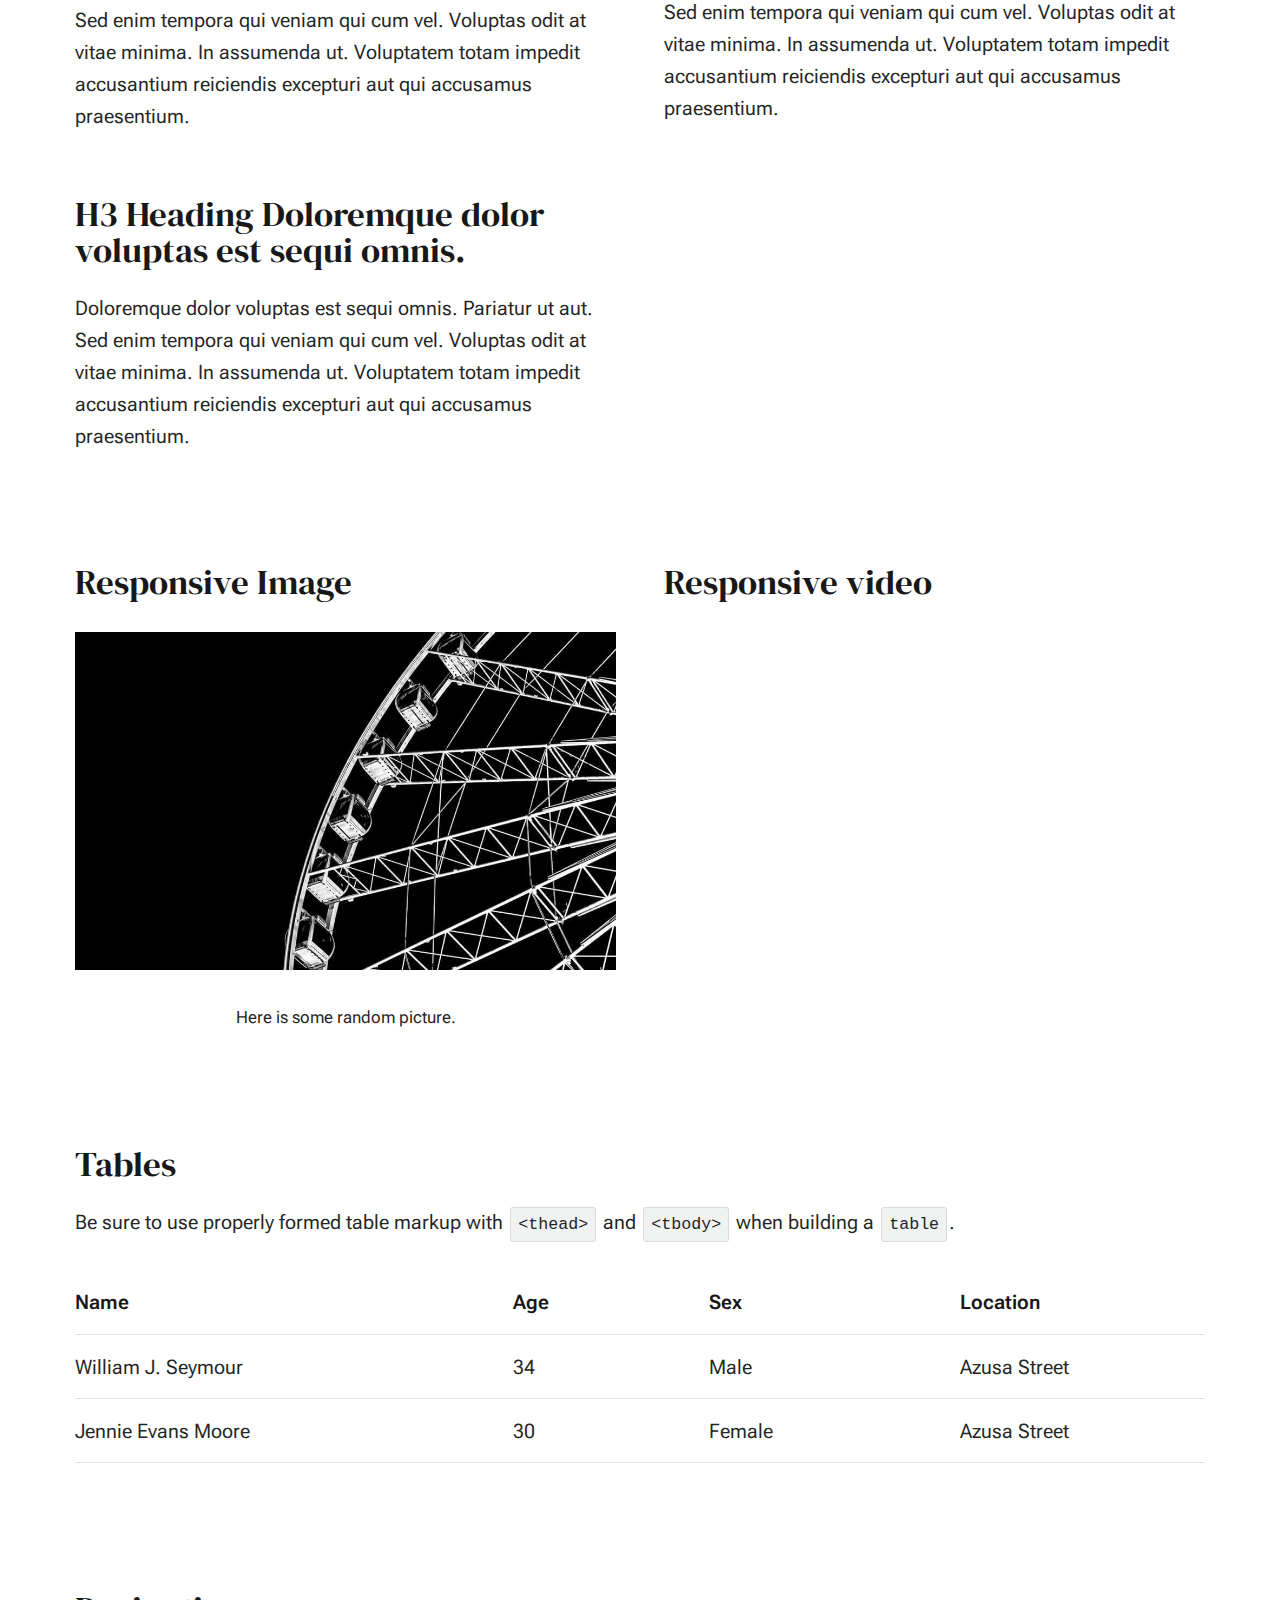
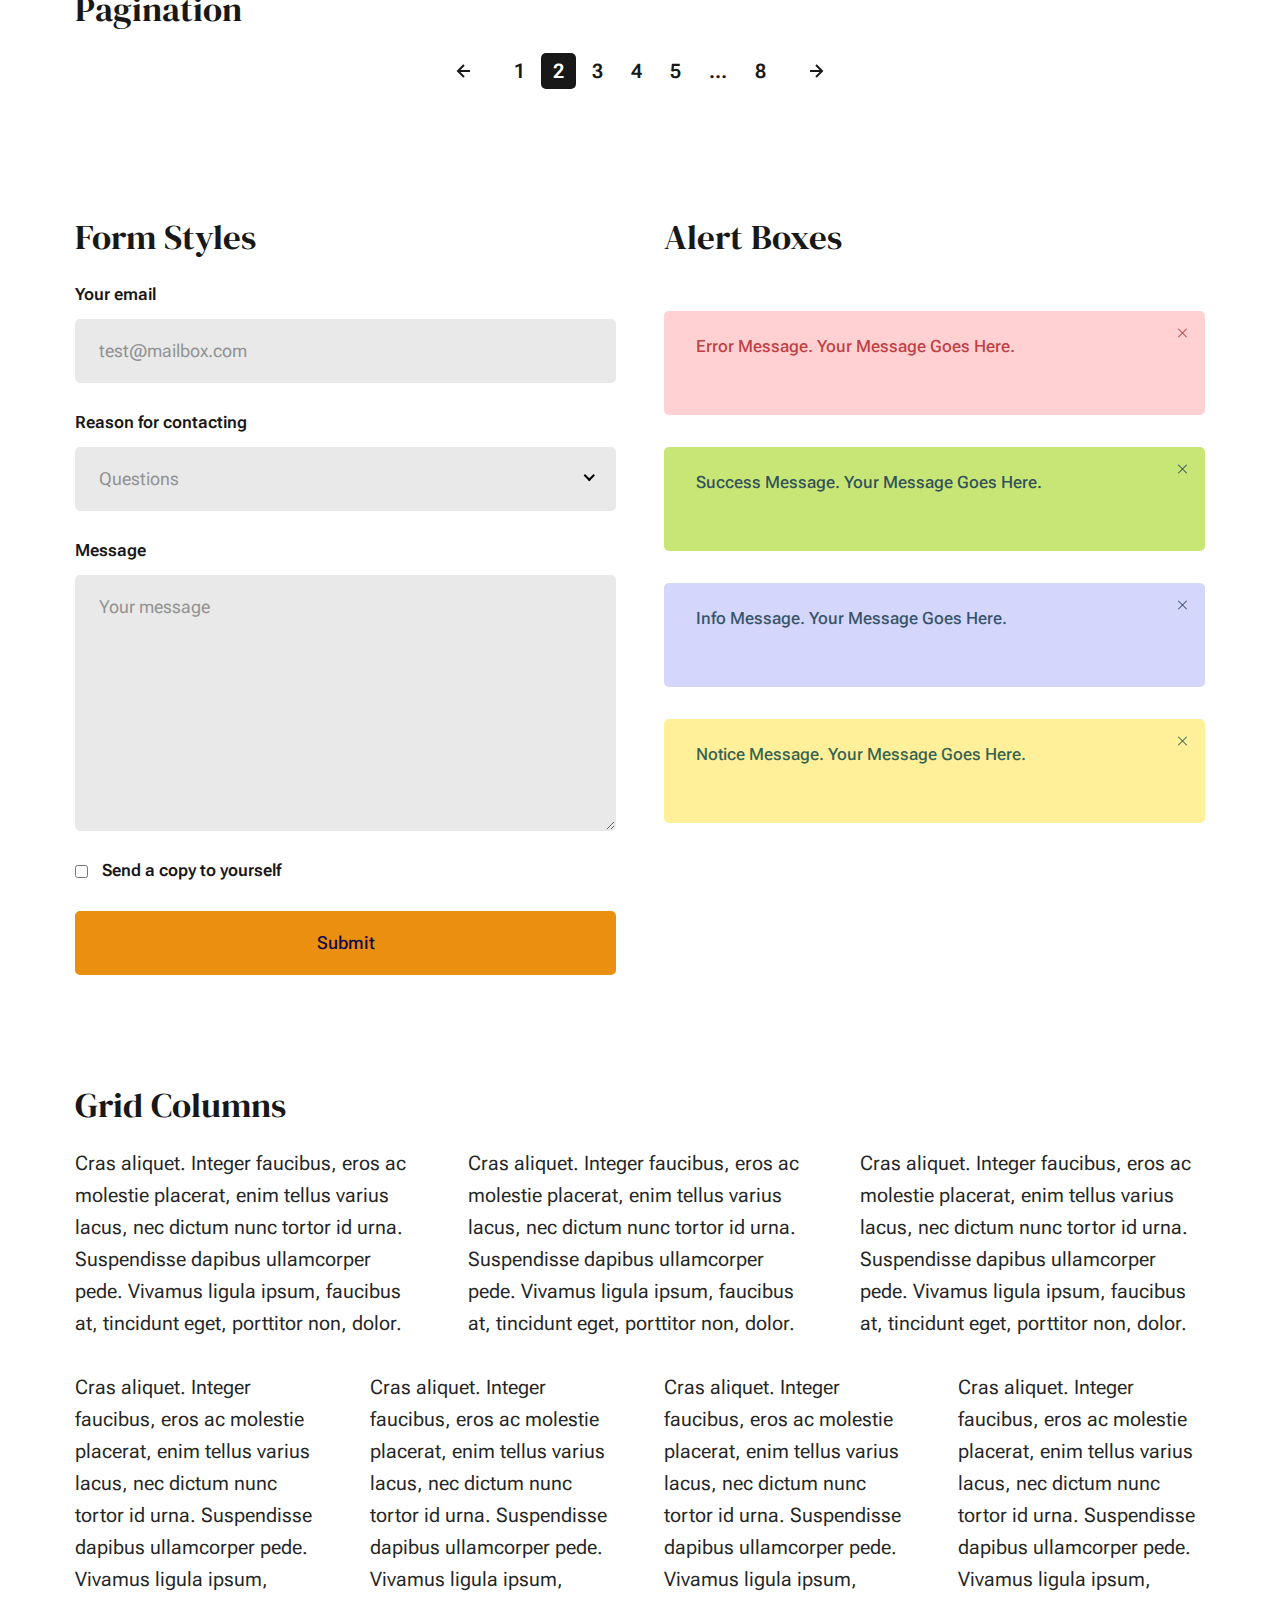
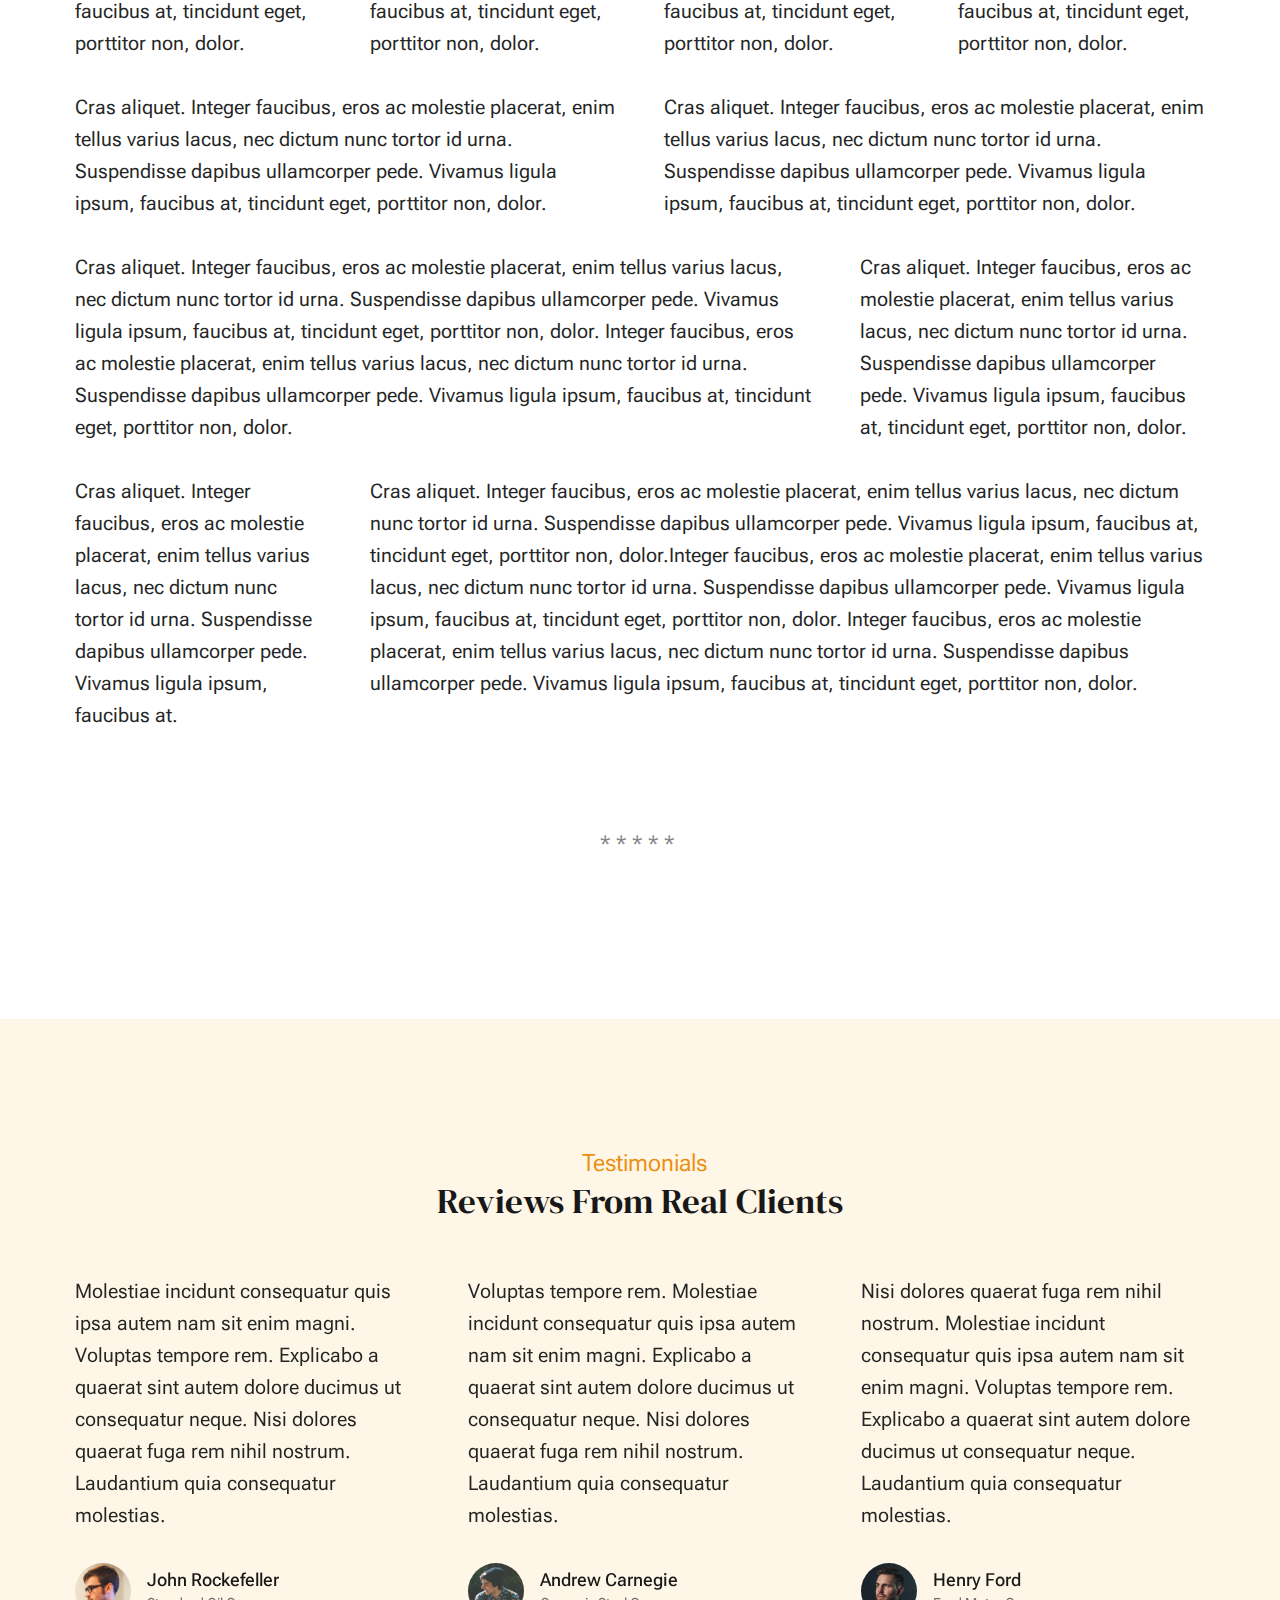
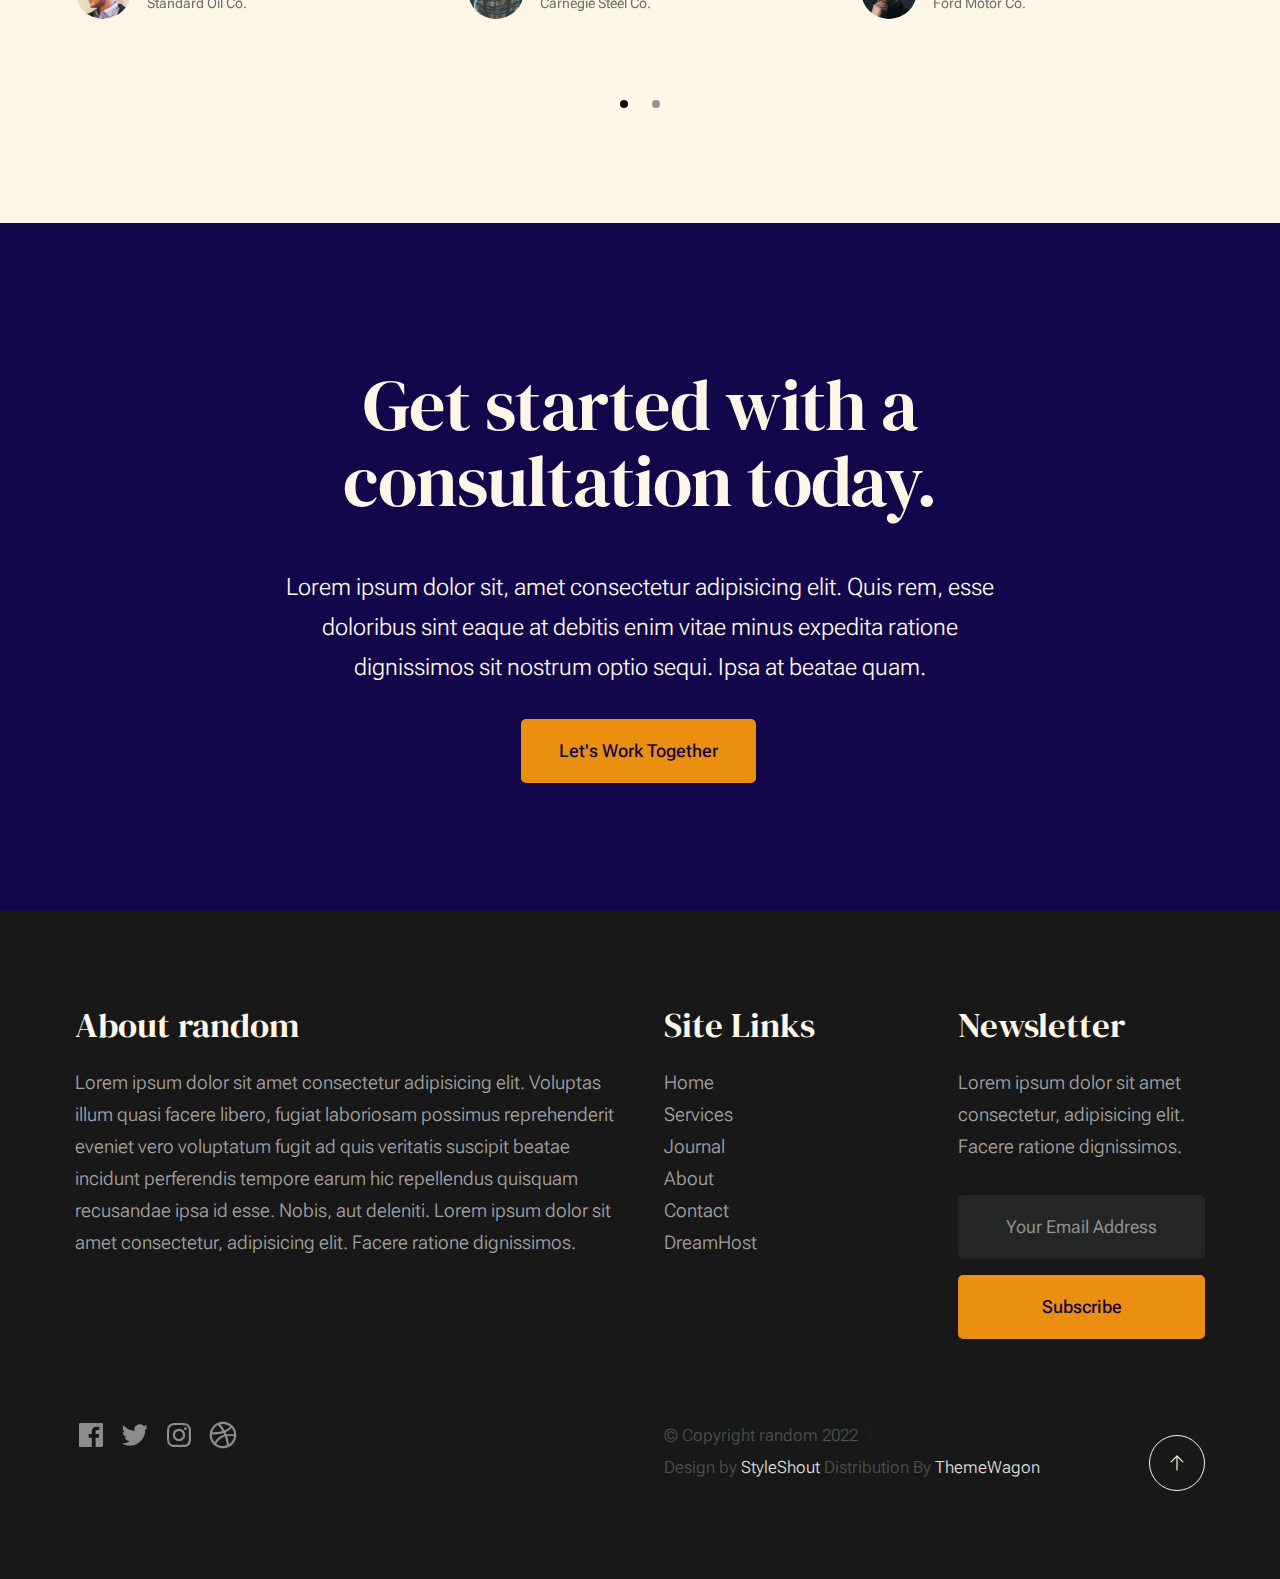
<file: styles.html>
<!DOCTYPE html>
<html lang="en" class="no-js" >
<head>

    <!--- basic page needs
    ================================================== -->
    <meta charset="utf-8">
    <meta name="viewport" content="width=device-width, initial-scale=1">
    <title>Styles - random</title>

    <script>
        document.documentElement.classList.remove('no-js');
        document.documentElement.classList.add('js');
    </script>

    <!-- CSS
    ================================================== -->
    <link rel="stylesheet" href="css/vendor.css">
    <link rel="stylesheet" href="css/styles.css">

    <!-- favicons
    ================================================== -->
    <link rel="apple-touch-icon" sizes="180x180" href="apple-touch-icon.png">
    <link rel="icon" type="image/png" sizes="32x32" href="favicon-32x32.png">
    <link rel="icon" type="image/png" sizes="16x16" href="favicon-16x16.png">
    <link rel="manifest" href="site.webmanifest">

</head>


<body id="top">


    <!-- preloader
    ================================================== -->
    <div id="preloader">
        <div id="loader" class="dots-fade">
            <div></div>
            <div></div>
            <div></div>
        </div>
    </div>


    <!-- page wrap
    ================================================== -->
    <div id="page" class="s-pagewrap">


        <!-- # site header 
        ================================================== -->
        <header class="s-header">

            <div class="row s-header__inner width-sixteen-col">

                <div class="s-header__block">
                    <div class="s-header__logo">
                        <a class="logo" href="index.html">
                            <img src="images/logo.svg" alt="Homepage">
                        </a>
                    </div>

                    <a class="s-header__menu-toggle" href="#0"><span>Menu</span></a>
                </div> <!-- end s-header__block -->

                <nav class="s-header__nav">
    
                    <ul class="s-header__menu-links">
                        <li><a href="about.html">About</a></li>
                        <li><a href="services.html">Services</a></li>
                        <li><a href="blog.html">Journal</a></li>
                        <li><a href="contact.html">Contact</a></li>
                    </ul> <!-- s-header__menu-links -->

                    <div class="s-header__contact">
                        <a href="contact.html" class="btn btn--primary s-header__contact-btn">Let's Work Together</a>                        
                    </div> <!-- s-header__contact -->
    
                </nav> <!-- end s-header__nav -->

            </div> <!-- end s-header__inner -->

        </header> <!-- end s-header -->


        <!-- # site main content
        ================================================== -->
        <section id="content" class="s-content">

               <section class="s-pageheader pageheader">
                    <div class="row">
                        <div class="column xl-12">
                            <h1 class="page-title">
                               Style Guide
                            </h1>                            
                        </div>
                    </div>
               </section> <!-- end pageheader --> 

               <section class="s-pagecontent pagecontent">

                    <div class="row row-x-center text-center">

                        <div class="column tab-12 xl-9">
            
                            <p class="lead">Lorem ipsum Officia elit ad tempor dolore est ex incididunt incididunt occaecat culpa deserunt 
                            sunt labore in cillum ullamco magna in Excepteur consequat in reprehenderit proident mollit incididunt officia commodo.
                            Duis ea officia sed dolor pariatur enim dolore dolore quis incididunt nulla exercitation commodo veniam et ea incididunt.
                            </p>
            
                            <hr>
                        </div>
            
                    </div> <!-- end row -->
            
                    <div class="row">
            
                        <div class="column mob-12 md-6 stack-on-900">
            
                            <h3>Paragraph and Image</h3>
            
                            <p><a href="#"><img width="120" height="120" class="u-pull-left" alt="sample-image" src="images/sample-image.jpg"></a>
                            Lorem ipsum dolor sit amet, consectetuer adipiscing elit. Donec libero. Suspendisse bibendum.Cras id urna. Morbi 
                            tincidunt, orci ac convallis aliquam, lectus turpis varius lorem, eu posuere nunc justo tempus leo. Donec mattis, 
                            purus nec placerat bibendum, dui pede condimentum odio, ac blandit ante orci ut diam. Cras fringilla magna. 
                            Phasellus suscipit, leo a pharetra condimentum, lorem tellus eleifend magna, eget fringilla velit magna id 
                            neque posuere nunc justo tempus leo. </p>
            
                            <p>
                            Lorem ipsum dolor sit amet, consectetuer adipiscing elit. Donec libero. Suspendisse bibendum. Cras id urna. 
                            Morbi tincidunt, orci ac convallis aliquam, lectus turpis varius lorem, eu posuere nunc justo tempus leo. 
                            Donec mattis, purus nec placerat bibendum, dui pede condimentumodio, ac blandit ante orci ut diam.	
                            </p>
            
                            <p>A <a href="#">link</a>,
                            <abbr title="this really isn't a very good description">abbrebation</abbr>,
                            <strong>strong text</strong>,
                            <em>em text</em>,
                            <del>deleted text</del>, and
                            <mark>this is a mark text.</mark>
                            <code>.code</code>
                            </p>
            
                        </div>
            
                        <div class="column mob-12 md-6">
            
                            <h3>Drop Caps</h3>
            
                            <p class="drop-cap">Far far away, behind the word mountains, far from the countries Vokalia and Consonantia,
                            there live the blind texts. Separated they live in Bookmarksgrove right at the coast of the
                            Semantics, a large language ocean. A small river named Duden flows by their place and supplies it with the 
                            necessary regelialia. Morbi tincidunt, orci ac convallis aliquam, lectus turpis varius lorem, 
                            euposuere nunc justo tempus leo. Donec mattis, purus nec placerat bibendum, dui pede condimentum odio, 
                            ac blandit ante orci ut diam. Cras fringilla magna. Phasellus suscipit, leo a pharetra condimentum, 
                            lorem tellus eleifend magna, eget fringilla velit magna id neque.
                            </p>
            
                            <h3>Small Print</h3>
            
                            <p><small>Lorem ipsum dolor sit amet, consectetuer adipiscing elit. Donec libero.</small></p>
                            
                    
            
                        </div>
            
                    </div> <!-- end row -->
            
                    <div class="row">
            
                        <div class="column xl-6 md-12">
            
                            <h3 class="u-add-bottom">Pull Quotes</h3>
            
                            <p>
                            Perspiciatis nemo unde et nobis modi consequatur officia amet. Ut enim 
                            tenetur provident maiores. Perspiciatis asperiores incidunt sequi 
                            quisquam. Enim aut. 
                            </p>
            
                            <figure class="pull-quote">
                                <blockquote>
                                    <p>
                                    When you look in the eyes of grace, when you meet grace, 
                                    when you embrace grace, when you see the nail prints in 
                                    grace’s hands and the fire in his eyes, when you feel his 
                                    relentless love for you - it will not motivate you to sin. 
                                    It will motivate you to righteousness.
                                    </p>
            
                                    <footer>
                                        <cite>Judah Smith</cite>
                                    </footer>
                                </blockquote>
                            </figure>
            
            
                        </div>
            
                        <div class="column xl-6 md-12">
            
                            <h3 class="h-add-bottom">Block Quotes</h3>
            
                            <blockquote cite="http://where-i-got-my-info-from.com">
                                <p>
                                For God so loved the world, that he gave his only Son, that whoever believes in 
                                him should not perish but have eternal life. For God did not send his Son into 
                                the world to condemn the world, but in order that the world might be 
                                saved through him.
                                </p>
            
                                <footer>
                                    <cite>
                                        <a href="#0">John 3:16-17 ESV</a>
                                    </cite>
                                </footer>
            
                            </blockquote>
            
                            <blockquote>
                                <p>There is a God-shaped vacuum in the heart of each man which cannot be satisfied 
                                by any created thing but only by God the Creator.</p>
            
                                <footer>
                                    <cite>Blaise Pascal</cite>
                                </footer>
            
                            </blockquote>
            
                        </div>
            
                    </div> <!-- end row -->
            
                    <div class="row u-add-half-bottom">
            
                        <div class="column xl-6 md-12">
            
                            <h3>Example Lists</h3>
            
                            <ol>
                                <li>Here is an example</li>
                                <li>of an ordered list.</li>
                                <li>A parent list item.
                                    <ul>
                                        <li>one</li>
                                        <li>two</li>
                                        <li>three</li>
                                    </ul>
                                    </li>
                                    <li>A list item.</li>
                                </ol>
            
                            <ul class="disc">
                                <li>Here is an example</li>
                                <li>of an unordered list.</li>
                            </ul>
            
                            <h3>Definition Lists</h3>
            
                            <h5>a) Multi-line Definitions (default) </h5>
            
                            <dl class="dictionary-style">
                                <dt><strong>This is a term</strong></dt>
                                    <dd>this is the definition of that term, which both live in a <code>dl</code>.</dd>
                                <dt><strong>Another Term</strong></dt>
                                    <dd>And it gets a definition too, which is this line</dd>
                                    <dd>This is a 2<sup>nd</sup> definition for a single term. A <code>dt</code> may be followed by multiple <code>dd</code>s.</dd>
                            </dl>
            
                            <h3 class="u-add-bottom">Skill Bars</h3>
            
                            <ul class="skill-bars">
                                <li>
                                <div class="progress percent90"><span>90%</span></div>
                                <strong>HTML</strong>
                                </li>
                                <li>
                                <div class="progress percent85"><span>85%</span></div>
                                <strong>CSS</strong>
                                </li>
                                <li>
                                <div class="progress percent70"><span>70%</span></div>
                                <strong>Javascript</strong>
                                </li>
                                <li>
                                <div class="progress percent95"><span>95%</span></div>
                                <strong>PHP</strong>
                                </li>
                                <li>
                                <div class="progress percent75"><span>75%</span></div>
                                <strong>Illustrator</strong>
                                </li>
                                <li>
                                <div class="progress percent90"><span>90%</span></div>
                                <strong>Figma</strong>
                                </li>
                            </ul>
            
                        </div>
            
                        <div class="column xl-6 md-12">
            
                            <h3 class="u-add-bottom">Buttons</h3>
            
                            <p>
                                <a class="btn btn--primary u-fullwidth" href="#0">Primary Button</a>
                                <a class="btn u-fullwidth" href="#0">Default Button</a>
                                <a class="btn btn--stroke u-fullwidth" href="#0">Stroke Button</a>
                            </p>
            
                            <h3>Stats Tabs</h3>
            
                            <ul class="stats-tabs">
                                <li><a href="#0">1,234 <em>Peter</em></a></li>
                                <li><a href="#0">567 <em>James</em></a></li>
                                <li><a href="#0">23,456 <em>John</em></a></li>
                                <li><a href="#0">3,456 <em>Andrew</em></a></li>
                                <li><a href="#0">456 <em>Philip</em></a></li>
                                <li><a href="#0">26 <em>Matthew</em></a></li>
                            </ul>
            
                            <h3 class="u-add-bottom">Code</h3>
            
<pre><code class="language-css">
    code {
    font-size: 1.4rem;
    margin: 0 .2rem;
    padding: .2rem .6rem;
    white-space: nowrap;
    background: #F1F1F1;
    border: 1px solid #E1E1E1;	
    border-radius: 3px;
    }
</code></pre>
            
                        </div>
            
                    </div> <!-- end row -->
            
                    <div class="row u-add-half-bottom">
            
                        <div class="column xl-6 md-12">
                                
                            <h1>H1 Heading Doloremque dolor voluptas est sequi omnis.</h1>
                            <p>Doloremque dolor voluptas est sequi omnis. Pariatur ut aut. Sed enim tempora qui veniam qui cum vel. 
                            Voluptas odit at vitae minima. In assumenda ut. Voluptatem totam impedit accusantium reiciendis excepturi aut qui accusamus praesentium.</p>
            
                            <h2>H2 Heading Doloremque dolor voluptas est sequi omnis.</h2>
                            <p>Doloremque dolor voluptas est sequi omnis. Pariatur ut aut. Sed enim tempora qui veniam qui cum vel. 
                            Voluptas odit at vitae minima. In assumenda ut. Voluptatem totam impedit accusantium reiciendis excepturi aut qui accusamus praesentium.</p>
            
                            <h3>H3 Heading Doloremque dolor voluptas est sequi omnis.</h3>
                            <p>Doloremque dolor voluptas est sequi omnis. Pariatur ut aut. Sed enim tempora qui veniam qui cum vel. 
                            Voluptas odit at vitae minima. In assumenda ut. Voluptatem totam impedit accusantium reiciendis excepturi aut qui accusamus praesentium.</p>
            
                            
                        </div>
            
                        <div class="column xl-6 md-12">
                            <h4>H4 Heading Doloremque dolor voluptas est sequi omnis.</h4>
                            <p>Doloremque dolor voluptas est sequi omnis. Pariatur ut aut. Sed enim tempora qui veniam qui cum vel. 
                            Voluptas odit at vitae minima. In assumenda ut. Voluptatem totam impedit accusantium reiciendis excepturi aut qui accusamus praesentium.</p>
            
                            <h5>H5 Heading Doloremque dolor voluptas est sequi omnis.</h5>
                            <p>Doloremque dolor voluptas est sequi omnis. Pariatur ut aut. Sed enim tempora qui veniam qui cum vel. 
                            Voluptas odit at vitae minima. In assumenda ut. Voluptatem totam impedit accusantium reiciendis excepturi aut qui accusamus praesentium.</p>
            
                            <h6>H6 Heading Doloremque dolor voluptas est sequi omnis.</h6>
                            <p>Doloremque dolor voluptas est sequi omnis. Pariatur ut aut. Sed enim tempora qui veniam qui cum vel. 
                            Voluptas odit at vitae minima. In assumenda ut. Voluptatem totam impedit accusantium reiciendis excepturi aut qui accusamus praesentium.</p>
                
                            
                        </div>
            
                    </div> <!-- end row -->
            
                    <div class="row u-add-half-bottom">
            
                        <div class="column xl-6 md-12">
            
                            <h3 class="u-add-bottom">Responsive Image</h3>
            
                            <figure>
                                <img src="images/wheel-500.jpg" 
                                srcset="images/wheel-1000.jpg 1000w, 
                                images/wheel-500.jpg 500w" 
                                sizes="(max-width: 1000px) 100vw, 1000px" alt="">
            
                                <figcaption>
                                    Here is some random picture.
                                </figcaption>
                            </figure>
            
                        </div>
            
                        <div class="column xl-6 md-12">
            
                            <h3 class="u-add-bottom">Responsive video</h3>
            
                            <div class="video-container">
                            <iframe src="https://player.vimeo.com/video/14592941?color=00a650&title=0&byline=0&portrait=0" width="500" height="281" frameborder="0" webkitallowfullscreen mozallowfullscreen allowfullscreen></iframe> 
                            </div>
            
                        </div>
                        
                    </div> <!-- end row -->
            
                    <div class="row u-add-bottom">
            
                        <div class="column xl-12">
            
                            <h3>Tables</h3>
                            <p>Be sure to use properly formed table markup with <code>&lt;thead&gt;</code> and <code>&lt;tbody&gt;</code> when building a <code>table</code>.</p>
            
                            <div class="table-responsive">
            
                                <table>
                                        <thead>
                                        <tr>
                                            <th>Name</th>
                                            <th>Age</th>
                                            <th>Sex</th>
                                            <th>Location</th>
                                        </tr>
                                        </thead>
                                        <tbody>
                                        <tr>
                                            <td>William J. Seymour</td>
                                            <td>34</td>
                                            <td>Male</td>
                                            <td>Azusa Street</td>
                                        </tr>
                                        <tr>
                                            <td>Jennie Evans Moore</td>
                                            <td>30</td>
                                            <td>Female</td>
                                            <td>Azusa Street</td>
                                        </tr>
                                        </tbody>
                                </table>
            
                            </div>
            
                        </div>
                        
                    </div> <!-- end row -->
            
                    <div class="row">
            
                        <div class="column xl-12">
                            <h3>Pagination</h3>
            
                            <nav class="pgn">
                                <ul>
                                    <li>
                                        <a class="pgn__prev" href="#0">
                                            <svg xmlns="http://www.w3.org/2000/svg" width="24" height="24" viewBox="0 0 24 24"><path d="M12.707 17.293L8.414 13H18v-2H8.414l4.293-4.293-1.414-1.414L4.586 12l6.707 6.707z"/></svg>
                                        </a>
                                    </li>
                                    <li><a class="pgn__num" href="#0">1</a></li>
                                    <li><span class="pgn__num current">2</span></li>
                                    <li><a class="pgn__num" href="#0">3</a></li>
                                    <li><a class="pgn__num" href="#0">4</a></li>
                                    <li><a class="pgn__num" href="#0">5</a></li>
                                    <li><span class="pgn__num dots">…</span></li>
                                    <li><a class="pgn__num" href="#0">8</a></li>
                                    <li>
                                        <a class="pgn__next" href="#0">
                                            <svg xmlns="http://www.w3.org/2000/svg" width="24" height="24" viewBox="0 0 24 24"><path d="M11.293 17.293l1.414 1.414L19.414 12l-6.707-6.707-1.414 1.414L15.586 11H6v2h9.586z"/></svg>
                                        </a>
                                    </li>
                                </ul>
                            </nav>
                        </div>
            
                    </div> <!-- end row -->
            
                    <div class="row">
            
                        <div class="column xl-6 md-12">
            
                            <h3 class="u-add-bottom">Form Styles</h3>
            
                            <form>
                                <div>
                                    <label for="sampleInput">Your email</label>
                                    <input class="u-fullwidth" type="email" placeholder="test@mailbox.com" id="sampleInput">
                                </div>
                                <div>
                                    <label for="sampleRecipientInput">Reason for contacting</label>
                                    <div class="ss-custom-select">
                                        <select class="u-fullwidth" id="sampleRecipientInput">
                                            <option value="Option 1">Questions</option>
                                            <option value="Option 2">Report</option>
                                            <option value="Option 3">Others</option>
                                        </select>
                                    </div>
                                </div>
                                
                                <label for="exampleMessage">Message</label>
                                <textarea class="u-fullwidth" placeholder="Your message" id="exampleMessage"></textarea>
            
                                <label class="u-add-bottom">
                                    <input type="checkbox">
                                    <span class="label-text">Send a copy to yourself</span>
                                </label>
                            
                                <input class="btn--primary u-fullwidth" type="submit" value="Submit">
                            </form>
            
                        </div>
            
                        <div class="column xl-6 md-12">
            
                            <h3>Alert Boxes</h3>
            
                            <br>
                            
                            <div class="alert-box alert-box--error">
                                <p>Error Message. Your Message Goes Here.</p>
                                <span class="alert-box__close"></span>
                            </div><!-- end error -->
                                    
                            <div class="alert-box alert-box--success">
                                <p>Success Message. Your Message Goes Here.</p>
                                <span class="alert-box__close"></span>
                            </div><!-- end success -->
                                    
                            <div class="alert-box alert-box--info">
                                <p>Info Message. Your Message Goes Here.</p>
                                <span class="alert-box__close"></span>
                            </div><!-- end info -->
                                    
                            <div class="alert-box alert-box--notice">
                                <p>Notice Message. Your Message Goes Here.</p>
                                <span class="alert-box__close"></span>
                            </div><!-- end notice -->
                        
                        </div>
            
                    </div> <!-- end row -->
            
                    <div class="row">
            
                        <div class="xl-12 column">
                        <h3 class="half-bottom">Grid Columns</h3>
                        </div>
            
                    </div> <!-- Row End-->
            
                    <!--<h4>1/3 Columns</h4>  -->
            
                    <div class="row">
            
                        <div class="xl-4 md-12 column">
                            <p>
                            Cras aliquet. Integer faucibus, eros ac molestie placerat, enim tellus varius lacus,
                            nec dictum nunc tortor id urna. Suspendisse dapibus ullamcorper pede. Vivamus ligula ipsum,
                            faucibus at, tincidunt eget, porttitor non, dolor. 
                            </p>
                        </div>
            
                        <div class="xl-4 md-12 column">
                            <p>
                            Cras aliquet. Integer faucibus, eros ac molestie placerat, enim tellus varius lacus,
                            nec dictum nunc tortor id urna. Suspendisse dapibus ullamcorper pede. Vivamus ligula ipsum,
                            faucibus at, tincidunt eget, porttitor non, dolor. 
                            </p>
                        </div>
            
                        <div class="xl-4 md-12 column">
                            <p>
                            Cras aliquet. Integer faucibus, eros ac molestie placerat, enim tellus varius lacus,
                            nec dictum nunc tortor id urna. Suspendisse dapibus ullamcorper pede. Vivamus ligula ipsum,
                            faucibus at, tincidunt eget, porttitor non, dolor. 
                            </p>
                        </div>
            
                    </div>
            
                    <!--<h4>1/4 Columns</h4>  -->
            
                    <div class="row">
            
                        <div class="xl-3 md-6 tab-12 column">
                            <p>
                            Cras aliquet. Integer faucibus, eros ac molestie placerat, enim tellus varius lacus,
                            nec dictum nunc tortor id urna. Suspendisse dapibus ullamcorper pede. Vivamus ligula ipsum,
                            faucibus at, tincidunt eget, porttitor non, dolor. 
                            </p>
                        </div>
            
                        <div class="xl-3 md-6 tab-12 column">
                            <p>
                            Cras aliquet. Integer faucibus, eros ac molestie placerat, enim tellus varius lacus,
                            nec dictum nunc tortor id urna. Suspendisse dapibus ullamcorper pede. Vivamus ligula ipsum,
                            faucibus at, tincidunt eget, porttitor non, dolor. 
                            </p>
                        </div>
            
                        <div class="xl-3 md-6 tab-12 column">
                            <p>
                            Cras aliquet. Integer faucibus, eros ac molestie placerat, enim tellus varius lacus,
                            nec dictum nunc tortor id urna. Suspendisse dapibus ullamcorper pede. Vivamus ligula ipsum,
                            faucibus at, tincidunt eget, porttitor non, dolor. 
                            </p>
                        </div>
            
                        <div class="xl-3 md-6 tab-12 column">
                            <p>
                            Cras aliquet. Integer faucibus, eros ac molestie placerat, enim tellus varius lacus,
                            nec dictum nunc tortor id urna. Suspendisse dapibus ullamcorper pede. Vivamus ligula ipsum,
                            faucibus at, tincidunt eget, porttitor non, dolor. 
                            </p>
                        </div>
            
                    </div>
            
                    <!--<h4>1/2 Columns</h4>  -->
            
                    <div class="row">
            
                        <div class="xl-6 tab-12 column">
                            <p>
                            Cras aliquet. Integer faucibus, eros ac molestie placerat, enim tellus varius lacus,
                            nec dictum nunc tortor id urna. Suspendisse dapibus ullamcorper pede. Vivamus ligula ipsum,
                            faucibus at, tincidunt eget, porttitor non, dolor. 
                            </p>
                        </div>
            
                        <div class="xl-6 tab-12 column">
                            <p>
                            Cras aliquet. Integer faucibus, eros ac molestie placerat, enim tellus varius lacus,
                            nec dictum nunc tortor id urna. Suspendisse dapibus ullamcorper pede. Vivamus ligula ipsum,
                            faucibus at, tincidunt eget, porttitor non, dolor. 
                            </p>
                        </div>
            
                    </div>
            
                    <!--<h4>2/3 Columns</h4>  -->
            
                    <div class="row">
            
                        <div class="xl-8 md-7 tab-12 column">
                            <p>
                            Cras aliquet. Integer faucibus, eros ac molestie placerat, enim tellus varius lacus,
                            nec dictum nunc tortor id urna. Suspendisse dapibus ullamcorper pede. Vivamus ligula ipsum,
                            faucibus at, tincidunt eget, porttitor non, dolor. Integer faucibus, eros ac molestie placerat, enim tellus varius lacus,
                            nec dictum nunc tortor id urna. Suspendisse dapibus ullamcorper pede. Vivamus ligula ipsum,
                            faucibus at, tincidunt eget, porttitor non, dolor.
                            </p>
                        </div>
            
                        <div class="xl-4 md-5 tab-12 column">
                            <p>
                            Cras aliquet. Integer faucibus, eros ac molestie placerat, enim tellus varius lacus,
                            nec dictum nunc tortor id urna. Suspendisse dapibus ullamcorper pede. Vivamus ligula ipsum,
                            faucibus at, tincidunt eget, porttitor non, dolor. 
                            </p>
                        </div>
            
                    </div>
            
                    <!--<h4>3/4 Columns</h4>  -->
            
                    <div class="row">
            
                        <div class="xl-3 md-5 tab-12 column">
                            <p>
                            Cras aliquet. Integer faucibus, eros ac molestie placerat, enim tellus varius lacus,
                            nec dictum nunc tortor id urna. Suspendisse dapibus ullamcorper pede. Vivamus ligula ipsum,
                            faucibus at. 
                            </p>
                        </div>
            
                        <div class="xl-9 md-7 tab-12 column">
                            <p>
                            Cras aliquet. Integer faucibus, eros ac molestie placerat, enim tellus varius lacus,
                            nec dictum nunc tortor id urna. Suspendisse dapibus ullamcorper pede. Vivamus ligula ipsum,
                            faucibus at, tincidunt eget, porttitor non, dolor.Integer faucibus, eros ac molestie placerat, enim tellus varius lacus,
                            nec dictum nunc tortor id urna. Suspendisse dapibus ullamcorper pede. Vivamus ligula ipsum,
                            faucibus at, tincidunt eget, porttitor non, dolor. Integer faucibus, eros ac molestie placerat, enim tellus varius lacus,
                            nec dictum nunc tortor id urna. Suspendisse dapibus ullamcorper pede. Vivamus ligula ipsum,
                            faucibus at, tincidunt eget, porttitor non, dolor.
                            </p>
                        </div>
            
                    </div> 
            
                    <hr class="fancy">

               </section> <!-- pagecontent -->

               <section class="s-testimonials">

                    <div class="s-testimonials__header row row-x-center text-center">
                        <div class="column xl-8 lg-12">
        
                            <p class="text-pretitle">
                            Testimonials
                            </p>
                            <h3>
                            Reviews From Real Clients
                            </h3>                        
        
                        </div>
                    </div> <!--end s-testimonials__header -->

                    <div class="row s-testimonials__content">
                        <div class="column xl-12 testimonials">

                            <div class="swiper-container testimonials__slider page-slider">

                                <div class="swiper-wrapper">
                                    <div class="testimonials__slide swiper-slide">
                                        <p>
                                        Molestiae incidunt consequatur quis ipsa autem nam sit enim magni. Voluptas tempore rem. 
                                        Explicabo a quaerat sint autem dolore ducimus ut consequatur neque. Nisi dolores quaerat fuga rem nihil nostrum.
                                        Laudantium quia consequatur molestias.
                                        </p>
                                        <div class="testimonials__author">
                                            <img src="images/avatars/user-01.jpg" alt="Author image" class="testimonials__avatar">
                                            <cite class="testimonials__cite">
                                                <strong>John Rockefeller</strong>
                                                <span>Standard Oil Co.</span>
                                            </cite>
                                        </div>
                                    </div>
                                    <div class="testimonials__slide swiper-slide">
                                        <p>
                                        Voluptas tempore rem. Molestiae incidunt consequatur quis ipsa autem nam sit enim magni. 
                                        Explicabo a quaerat sint autem dolore ducimus ut consequatur neque. Nisi dolores quaerat fuga rem nihil nostrum.
                                        Laudantium quia consequatur molestias.
                                        </p>
                                        <div class="testimonials__author">
                                            <img src="images/avatars/user-04.jpg" alt="Author image" class="testimonials__avatar">
                                            <cite class="testimonials__cite">
                                                <strong>Andrew Carnegie</strong>
                                                <span>Carnegie Steel Co.</span>
                                            </cite>
                                        </div>
                                    </div>
                                    <div class="testimonials__slide swiper-slide">
                                        <p>
                                        Nisi dolores quaerat fuga rem nihil nostrum. Molestiae incidunt consequatur quis ipsa autem nam sit enim magni. 
                                        Voluptas tempore rem. Explicabo a quaerat sint autem dolore ducimus ut consequatur neque. 
                                        Laudantium quia consequatur molestias.
                                        </p>
                                        <div class="testimonials__author">
                                            <img src="images/avatars/user-06.jpg" alt="Author image" class="testimonials__avatar">
                                            <cite class="testimonials__cite">
                                                <strong>Henry Ford</strong>
                                                <span>Ford Motor Co.</span>
                                            </cite>
                                        </div>
                                    </div>
                                    <div class="testimonials__slide swiper-slide">
                                        <p>
                                        Molestiae incidunt consequatur quis ipsa autem nam sit enim magni. Voluptas tempore rem. 
                                        Explicabo a quaerat sint autem dolore ducimus ut consequatur neque. Nisi dolores quaerat fuga rem nihil nostrum.
                                        Laudantium quia consequatur molestias.
                                        </p>
                                        <div class="testimonials__author">
                                            <img src="images/avatars/user-02.jpg" alt="Author image" class="testimonials__avatar">
                                            <cite class="testimonials__cite">
                                                <strong>John Morgan</strong>
                                                <span>JP Morgan & Co.</span>
                                            </cite>
                                        </div>
                                    </div> 
                                </div> <!-- end swiper-wrapper --> 

                                <div class="swiper-pagination"></div>

                            </div> <!--end testimonials__slider --> 

                        </div> <!-- testimonials -->
                    </div> <!--end s-testimonials__content -->

               </section> <!-- end s-testimonials -->

        </section> <!-- s-content-->

        <!-- # cta
        ================================================== -->
        <section id="cta" class="s-cta">

            <div class="row row-x-center text-center">
                <div class="column xl-8 lg-12">

                    <div class="s-cta__content">
                        <h2 class="text-display-title">
                        Get started with a consultation today.
                        </h2>
                        <p class="lead">
                        Lorem ipsum dolor sit, amet consectetur adipisicing elit. Quis rem, esse doloribus sint eaque at debitis enim vitae minus expedita ratione dignissimos sit nostrum optio sequi. Ipsa at beatae quam.
                        </p>
                        <a href="contact.html" class="btn btn--primary">Let's Work Together</a>
                    </div>

                </div>
            </div>

        </section> <!-- end s-cta -->


        <!-- # footer 
        ================================================== -->
        <footer class="s-footer">
            <div class="row s-footer__content">
                <div class="column xl-6 lg-6 md-12 s-footer__block s-footer__about">                    
                    <h3>About random</h3>
                    <p>
                    Lorem ipsum dolor sit amet consectetur adipisicing elit. Voluptas illum quasi facere libero, 
                    fugiat laboriosam possimus reprehenderit eveniet vero voluptatum fugit ad quis veritatis suscipit beatae 
                    incidunt perferendis tempore earum hic repellendus quisquam recusandae ipsa id esse. Nobis, aut deleniti.
                    Lorem ipsum dolor sit amet consectetur, adipisicing elit. Facere ratione dignissimos.
                    </p>               
                </div>                
                <div class="column xl-3 lg-6 md-12 s-footer__block s-footer__site-links">
                    <h3>Site Links</h3>
                    <ul class="link-list">
                        <li><a href="index.html">Home</a></li>
                        <li><a href="services.html">Services</a></li>
                        <li><a href="blog.html">Journal</a></li>
                        <li><a href="about.html">About</a></li>
                        <li><a href="contact.html">Contact</a></li>
                        <li><a href="https://www.dreamhost.com/r.cgi?287326">DreamHost</a></li>
                    </ul>
                </div>
                <div class="column xl-3 lg-6 md-12 tab-12 s-footer__block s-footer__newsletter">
                    <h3>Newsletter</h3>

                    <p>
                    Lorem ipsum dolor sit amet consectetur, adipisicing elit. Facere ratione dignissimos.
                    </p>

                    <div class="subscribe-form">
                        <form id="mc-form" class="mc-form">
                            <input type="email" name="EMAIL" id="mce-EMAIL" class="u-fullwidth text-center" placeholder="Your Email Address" title="The domain portion of the email address is invalid (the portion after the @)." pattern="^([^\x00-\x20\x22\x28\x29\x2c\x2e\x3a-\x3c\x3e\x40\x5b-\x5d\x7f-\xff]+|\x22([^\x0d\x22\x5c\x80-\xff]|\x5c[\x00-\x7f])*\x22)(\x2e([^\x00-\x20\x22\x28\x29\x2c\x2e\x3a-\x3c\x3e\x40\x5b-\x5d\x7f-\xff]+|\x22([^\x0d\x22\x5c\x80-\xff]|\x5c[\x00-\x7f])*\x22))*\x40([^\x00-\x20\x22\x28\x29\x2c\x2e\x3a-\x3c\x3e\x40\x5b-\x5d\x7f-\xff]+|\x5b([^\x0d\x5b-\x5d\x80-\xff]|\x5c[\x00-\x7f])*\x5d)(\x2e([^\x00-\x20\x22\x28\x29\x2c\x2e\x3a-\x3c\x3e\x40\x5b-\x5d\x7f-\xff]+|\x5b([^\x0d\x5b-\x5d\x80-\xff]|\x5c[\x00-\x7f])*\x5d))*(\.\w{2,})+$" required>
                            <input type="submit" name="subscribe" value="Subscribe" class="btn btn--primary btn--small u-fullwidth">
                            <!-- <div style="position: absolute; left: -5000px;" aria-hidden="true"><input type="text" name="b_cdb7b577e41181934ed6a6a44_9a91cfe7b3" tabindex="-1" value=""></div> -->
                            <div class="mc-status"></div>
                        </form>
                    </div>
                </div>
            </div>    
            
            <div class="row s-footer__bottom">
                <div class="column xl-6 lg-12">
                    <ul class="s-footer__social social-list">
                        <li>
                            <a href="#0">
                                <svg xmlns="http://www.w3.org/2000/svg" width="24" height="24" viewBox="0 0 24 24" style="fill:rgba(0, 0, 0, 1);transform:;-ms-filter:"><path d="M20,3H4C3.447,3,3,3.448,3,4v16c0,0.552,0.447,1,1,1h8.615v-6.96h-2.338v-2.725h2.338v-2c0-2.325,1.42-3.592,3.5-3.592 c0.699-0.002,1.399,0.034,2.095,0.107v2.42h-1.435c-1.128,0-1.348,0.538-1.348,1.325v1.735h2.697l-0.35,2.725h-2.348V21H20 c0.553,0,1-0.448,1-1V4C21,3.448,20.553,3,20,3z"></path></svg>
                                <span class="u-screen-reader-text">Facebook</span>
                            </a>
                        </li>
                        <li>
                            <a href="#0">
                                <svg xmlns="http://www.w3.org/2000/svg" width="24" height="24" viewBox="0 0 24 24" style="fill:rgba(0, 0, 0, 1);transform:;-ms-filter:"><path d="M19.633,7.997c0.013,0.175,0.013,0.349,0.013,0.523c0,5.325-4.053,11.461-11.46,11.461c-2.282,0-4.402-0.661-6.186-1.809 c0.324,0.037,0.636,0.05,0.973,0.05c1.883,0,3.616-0.636,5.001-1.721c-1.771-0.037-3.255-1.197-3.767-2.793 c0.249,0.037,0.499,0.062,0.761,0.062c0.361,0,0.724-0.05,1.061-0.137c-1.847-0.374-3.23-1.995-3.23-3.953v-0.05 c0.537,0.299,1.16,0.486,1.82,0.511C3.534,9.419,2.823,8.184,2.823,6.787c0-0.748,0.199-1.434,0.548-2.032 c1.983,2.443,4.964,4.04,8.306,4.215c-0.062-0.3-0.1-0.611-0.1-0.923c0-2.22,1.796-4.028,4.028-4.028 c1.16,0,2.207,0.486,2.943,1.272c0.91-0.175,1.782-0.512,2.556-0.973c-0.299,0.935-0.936,1.721-1.771,2.22 c0.811-0.088,1.597-0.312,2.319-0.624C21.104,6.712,20.419,7.423,19.633,7.997z"></path></svg>
                                <span class="u-screen-reader-text">Twitter</span>
                            </a>
                        </li>
                        <li>
                            <a href="#0">
                                <svg xmlns="http://www.w3.org/2000/svg" width="24" height="24" viewBox="0 0 24 24" style="fill:rgba(0, 0, 0, 1);transform:;-ms-filter:"><path d="M11.999,7.377c-2.554,0-4.623,2.07-4.623,4.623c0,2.554,2.069,4.624,4.623,4.624c2.552,0,4.623-2.07,4.623-4.624 C16.622,9.447,14.551,7.377,11.999,7.377L11.999,7.377z M11.999,15.004c-1.659,0-3.004-1.345-3.004-3.003 c0-1.659,1.345-3.003,3.004-3.003s3.002,1.344,3.002,3.003C15.001,13.659,13.658,15.004,11.999,15.004L11.999,15.004z"></path><circle cx="16.806" cy="7.207" r="1.078"></circle><path d="M20.533,6.111c-0.469-1.209-1.424-2.165-2.633-2.632c-0.699-0.263-1.438-0.404-2.186-0.42 c-0.963-0.042-1.268-0.054-3.71-0.054s-2.755,0-3.71,0.054C7.548,3.074,6.809,3.215,6.11,3.479C4.9,3.946,3.945,4.902,3.477,6.111 c-0.263,0.7-0.404,1.438-0.419,2.186c-0.043,0.962-0.056,1.267-0.056,3.71c0,2.442,0,2.753,0.056,3.71 c0.015,0.748,0.156,1.486,0.419,2.187c0.469,1.208,1.424,2.164,2.634,2.632c0.696,0.272,1.435,0.426,2.185,0.45 c0.963,0.042,1.268,0.055,3.71,0.055s2.755,0,3.71-0.055c0.747-0.015,1.486-0.157,2.186-0.419c1.209-0.469,2.164-1.424,2.633-2.633 c0.263-0.7,0.404-1.438,0.419-2.186c0.043-0.962,0.056-1.267,0.056-3.71s0-2.753-0.056-3.71C20.941,7.57,20.801,6.819,20.533,6.111z M19.315,15.643c-0.007,0.576-0.111,1.147-0.311,1.688c-0.305,0.787-0.926,1.409-1.712,1.711c-0.535,0.199-1.099,0.303-1.67,0.311 c-0.95,0.044-1.218,0.055-3.654,0.055c-2.438,0-2.687,0-3.655-0.055c-0.569-0.007-1.135-0.112-1.669-0.311 c-0.789-0.301-1.414-0.923-1.719-1.711c-0.196-0.534-0.302-1.099-0.311-1.669c-0.043-0.95-0.053-1.218-0.053-3.654 c0-2.437,0-2.686,0.053-3.655c0.007-0.576,0.111-1.146,0.311-1.687c0.305-0.789,0.93-1.41,1.719-1.712 c0.534-0.198,1.1-0.303,1.669-0.311c0.951-0.043,1.218-0.055,3.655-0.055c2.437,0,2.687,0,3.654,0.055 c0.571,0.007,1.135,0.112,1.67,0.311c0.786,0.303,1.407,0.925,1.712,1.712c0.196,0.534,0.302,1.099,0.311,1.669 c0.043,0.951,0.054,1.218,0.054,3.655c0,2.436,0,2.698-0.043,3.654H19.315z"></path></svg>
                                <span class="u-screen-reader-text">Instagram</span>
                            </a>
                        </li>
                        <li>
                            <a href="#0">
                                <svg xmlns="http://www.w3.org/2000/svg" width="24" height="24" viewBox="0 0 24 24" style="fill: rgba(0, 0, 0, 1);transform: ;msFilter:;"><path d="M20.66 6.98a9.932 9.932 0 0 0-3.641-3.64C15.486 2.447 13.813 2 12 2s-3.486.447-5.02 1.34c-1.533.893-2.747 2.107-3.64 3.64S2 10.187 2 12s.446 3.487 1.34 5.02a9.924 9.924 0 0 0 3.641 3.64C8.514 21.553 10.187 22 12 22s3.486-.447 5.02-1.34a9.932 9.932 0 0 0 3.641-3.64C21.554 15.487 22 13.813 22 12s-.446-3.487-1.34-5.02zM12 3.66c2 0 3.772.64 5.32 1.919-.92 1.174-2.286 2.14-4.1 2.9-1.002-1.813-2.088-3.327-3.261-4.54A7.715 7.715 0 0 1 12 3.66zM5.51 6.8a8.116 8.116 0 0 1 2.711-2.22c1.212 1.201 2.325 2.7 3.34 4.5-2 .6-4.114.9-6.341.9-.573 0-1.006-.013-1.3-.04A8.549 8.549 0 0 1 5.51 6.8zM3.66 12c0-.054.003-.12.01-.2.007-.08.01-.146.01-.2.254.014.641.02 1.161.02 2.666 0 5.146-.367 7.439-1.1.187.373.381.793.58 1.26-1.32.293-2.674 1.006-4.061 2.14S6.4 16.247 5.76 17.5c-1.4-1.587-2.1-3.42-2.1-5.5zM12 20.34c-1.894 0-3.594-.587-5.101-1.759.601-1.187 1.524-2.322 2.771-3.401 1.246-1.08 2.483-1.753 3.71-2.02a29.441 29.441 0 0 1 1.56 6.62 8.166 8.166 0 0 1-2.94.56zm7.08-3.96a8.351 8.351 0 0 1-2.58 2.621c-.24-2.08-.7-4.107-1.379-6.081.932-.066 1.765-.1 2.5-.1.799 0 1.686.034 2.659.1a8.098 8.098 0 0 1-1.2 3.46zm-1.24-5c-1.16 0-2.233.047-3.22.14a27.053 27.053 0 0 0-.68-1.62c2.066-.906 3.532-2.006 4.399-3.3 1.2 1.414 1.854 3.027 1.96 4.84-.812-.04-1.632-.06-2.459-.06z"></path></svg>
                                <span class="u-screen-reader-text">Dribbble</span>
                            </a>
                        </li>
                    </ul> <!-- end s-footer__social -->
                </div>
                <div class="column xl-6 lg-12">
                    <p class="ss-copyright">
                        <span>© Copyright random 2022</span> 
                        <span>Design by <a href="https://www.styleshout.com/">StyleShout</a> Distribution By <a href="https://themewagon.com">ThemeWagon</a></span>
                    </p>
                </div>

                <div class="ss-go-top">
                    <a class="smoothscroll" title="Back to Top" href="#top">
                        <svg xmlns="http://www.w3.org/2000/svg" viewBox="0 0 24 24" width="36" height="36" fill="none" stroke="#ffffff" stroke-width="1" stroke-linecap="round" stroke-linejoin="round">&lt;!--!  Atomicons Free 1.00 by @atisalab License - https://atomicons.com/license/ (Icons: CC BY 4.0) Copyright 2021 Atomicons --&gt;<polyline points="17 11 12 6 7 11"></polyline><line x1="12" y1="18" x2="12" y2="6"></line></svg>
                    </a>
                </div> <!-- end ss-go-top -->
            </div>
            
        </footer> <!-- end s-footer -->

    </div> <!-- end page-wrap -->

    <!-- Java Script
    ================================================== -->
    <script src="js/plugins.js"></script>
    <script src="js/main.js"></script>

</body>
</html>
</file>
<file: css/vendor.css>
/* ===================================================================
 * random Third-party Stylesheets
 * Template Ver. 1.0.0
 * 12-13-2022
 * -------------------------------------------------------------------
 *
 * TOC:
 * # PrismJS
 * # Swiper
 *
 * ------------------------------------------------------------------- */


/* ===================================================================
 * # PrismJS 1.20.0
 *   https://prismjs.com/download.html#themes=prism-okaidia&languages=markup+css+clike+javascript+markup-templating+php 
 *   
 *   okaidia theme for JavaScript, CSS and HTML
 *   Loosely based on Monokai textmate theme by http://www.monokai.nl/
 *   @author ocodia
 * ------------------------------------------------------------------- */
code[class*=language-],
pre[class*=language-] {
  color          : #f8f8f2;
  background     : none;
  text-shadow    : 0 1px rgba(0, 0, 0, 0.3);
  font-family    : var(--font-mono);
  font-size      : calc(var(--text-size) * 0.9444);
  text-align     : left;
  white-space    : pre;
  word-spacing   : normal;
  word-break     : normal;
  word-wrap      : normal;
  line-height    : var(--vspace-1);
  -moz-tab-size  : 4;
  -o-tab-size    : 4;
  tab-size       : 4;
  -webkit-hyphens: none;
  -ms-hyphens    : none;
  hyphens        : none;
}

/* Code blocks */
pre[class*=language-] {
  padding : var(--vspace-0_5) 0 var(--vspace-1);
  margin  : var(--vspace-1) 0;
  overflow: auto;
}

:not(pre)>code[class*=language-],
pre[class*=language-] {
  background: #272822;
}

/* Inline code */
:not(pre)>code[class*=language-] {
  padding    : 0.1em;
  white-space: normal;
}

.token.comment,
.token.prolog,
.token.doctype,
.token.cdata {
  color: slategray;
}

.token.punctuation {
  color: #f8f8f2;
}

.token.namespace {
  opacity: 0.7;
}

.token.property,
.token.tag,
.token.constant,
.token.symbol,
.token.deleted {
  color: #f92672;
}

.token.boolean,
.token.number {
  color: #ae81ff;
}

.token.selector,
.token.attr-name,
.token.string,
.token.char,
.token.builtin,
.token.inserted {
  color: #a6e22e;
}

.token.operator,
.token.entity,
.token.url,
.language-css .token.string,
.style .token.string,
.token.variable {
  color: #f8f8f2;
}

.token.atrule,
.token.attr-value,
.token.function,
.token.class-name {
  color: #e6db74;
}

.token.keyword {
  color: #66d9ef;
}

.token.regex,
.token.important {
  color: #fd971f;
}

.token.important,
.token.bold {
  font-weight: bold;
}

.token.italic {
  font-style: italic;
}

.token.entity {
  cursor: help;
}



/* ===================================================================
 * # Swiper 6.4.5
 *   Most modern mobile touch slider and framework with hardware accelerated transitions
 *   https://swiperjs.com
 *
 *   Copyright 2014-2020 Vladimir Kharlampidi
 *
 *   Released under the MIT License
 *
 *   Released on: December 18, 2020
 * ------------------------------------------------------------------- */
@font-face {
  font-family: "swiper-icons";
  src        : url("data:application/font-woff;charset=utf-8;base64, [base64]//wADZ2x5ZgAAAywAAADMAAAD2MHtryVoZWFkAAABbAAAADAAAAA2E2+eoWhoZWEAAAGcAAAAHwAAACQC9gDzaG10eAAAAigAAAAZAAAArgJkABFsb2NhAAAC0AAAAFoAAABaFQAUGG1heHAAAAG8AAAAHwAAACAAcABAbmFtZQAAA/gAAAE5AAACXvFdBwlwb3N0AAAFNAAAAGIAAACE5s74hXjaY2BkYGAAYpf5Hu/j+W2+MnAzMYDAzaX6QjD6/4//Bxj5GA8AuRwMYGkAPywL13jaY2BkYGA88P8Agx4j+/8fQDYfA1AEBWgDAIB2BOoAeNpjYGRgYNBh4GdgYgABEMnIABJzYNADCQAACWgAsQB42mNgYfzCOIGBlYGB0YcxjYGBwR1Kf2WQZGhhYGBiYGVmgAFGBiQQkOaawtDAoMBQxXjg/wEGPcYDDA4wNUA2CCgwsAAAO4EL6gAAeNpj2M0gyAACqxgGNWBkZ2D4/wMA+xkDdgAAAHjaY2BgYGaAYBkGRgYQiAHyGMF8FgYHIM3DwMHABGQrMOgyWDLEM1T9/w8UBfEMgLzE////P/5//f/V/xv+r4eaAAeMbAxwIUYmIMHEgKYAYjUcsDAwsLKxc3BycfPw8jEQA/[base64]/uznmfPFBNODM2K7MTQ45YEAZqGP81AmGGcF3iPqOop0r1SPTaTbVkfUe4HXj97wYE+yNwWYxwWu4v1ugWHgo3S1XdZEVqWM7ET0cfnLGxWfkgR42o2PvWrDMBSFj/IHLaF0zKjRgdiVMwScNRAoWUoH78Y2icB/yIY09An6AH2Bdu/UB+yxopYshQiEvnvu0dURgDt8QeC8PDw7Fpji3fEA4z/PEJ6YOB5hKh4dj3EvXhxPqH/SKUY3rJ7srZ4FZnh1PMAtPhwP6fl2PMJMPDgeQ4rY8YT6Gzao0eAEA409DuggmTnFnOcSCiEiLMgxCiTI6Cq5DZUd3Qmp10vO0LaLTd2cjN4fOumlc7lUYbSQcZFkutRG7g6JKZKy0RmdLY680CDnEJ+UMkpFFe1RN7nxdVpXrC4aTtnaurOnYercZg2YVmLN/d/gczfEimrE/fs/bOuq29Zmn8tloORaXgZgGa78yO9/cnXm2BpaGvq25Dv9S4E9+5SIc9PqupJKhYFSSl47+Qcr1mYNAAAAeNptw0cKwkAAAMDZJA8Q7OUJvkLsPfZ6zFVERPy8qHh2YER+3i/BP83vIBLLySsoKimrqKqpa2hp6+jq6RsYGhmbmJqZSy0sraxtbO3sHRydnEMU4uR6yx7JJXveP7WrDycAAAAAAAH//wACeNpjYGRgYOABYhkgZgJCZgZNBkYGLQZtIJsFLMYAAAw3ALgAeNolizEKgDAQBCchRbC2sFER0YD6qVQiBCv/H9ezGI6Z5XBAw8CBK/m5iQQVauVbXLnOrMZv2oLdKFa8Pjuru2hJzGabmOSLzNMzvutpB3N42mNgZGBg4GKQYzBhYMxJLMlj4GBgAYow/P/PAJJhLM6sSoWKfWCAAwDAjgbRAAB42mNgYGBkAIIbCZo5IPrmUn0hGA0AO8EFTQAA") format("woff");
  font-weight: 400;
  font-style : normal;
}

:root {
  --swiper-theme-color: #007aff;
}

.swiper-container {
  margin-left : auto;
  margin-right: auto;
  position    : relative;
  overflow    : hidden;
  list-style  : none;
  padding     : 0;
  /* Fix of Webkit flickering */
  z-index     : 1;
}

.swiper-container-vertical>.swiper-wrapper {
  flex-direction: column;
}

.swiper-wrapper {
  position           : relative;
  width              : 100%;
  height             : 100%;
  z-index            : 1;
  display            : flex;
  transition-property: transform;
  box-sizing         : content-box;
}

.swiper-container-android .swiper-slide,
.swiper-wrapper {
  transform: translate3d(0px, 0, 0);
}

.swiper-container-multirow>.swiper-wrapper {
  flex-wrap: wrap;
}

.swiper-container-multirow-column>.swiper-wrapper {
  flex-wrap     : wrap;
  flex-direction: column;
}

.swiper-container-free-mode>.swiper-wrapper {
  transition-timing-function: ease-out;
  margin                    : 0 auto;
}

.swiper-slide {
  flex-shrink        : 0;
  width              : 100%;
  height             : 100%;
  position           : relative;
  transition-property: transform;
}

.swiper-slide-invisible-blank {
  visibility: hidden;
}

/* Auto Height */
.swiper-container-autoheight,
.swiper-container-autoheight .swiper-slide {
  height: auto;
}

.swiper-container-autoheight .swiper-wrapper {
  align-items        : flex-start;
  transition-property: transform, height;
}

/* 3D Effects */
.swiper-container-3d {
  perspective: 1200px;
}

.swiper-container-3d .swiper-wrapper,
.swiper-container-3d .swiper-slide,
.swiper-container-3d .swiper-slide-shadow-left,
.swiper-container-3d .swiper-slide-shadow-right,
.swiper-container-3d .swiper-slide-shadow-top,
.swiper-container-3d .swiper-slide-shadow-bottom,
.swiper-container-3d .swiper-cube-shadow {
  transform-style: preserve-3d;
}

.swiper-container-3d .swiper-slide-shadow-left,
.swiper-container-3d .swiper-slide-shadow-right,
.swiper-container-3d .swiper-slide-shadow-top,
.swiper-container-3d .swiper-slide-shadow-bottom {
  position      : absolute;
  left          : 0;
  top           : 0;
  width         : 100%;
  height        : 100%;
  pointer-events: none;
  z-index       : 10;
}

.swiper-container-3d .swiper-slide-shadow-left {
  background-image: linear-gradient(to left, rgba(0, 0, 0, 0.5), rgba(0, 0, 0, 0));
}

.swiper-container-3d .swiper-slide-shadow-right {
  background-image: linear-gradient(to right, rgba(0, 0, 0, 0.5), rgba(0, 0, 0, 0));
}

.swiper-container-3d .swiper-slide-shadow-top {
  background-image: linear-gradient(to top, rgba(0, 0, 0, 0.5), rgba(0, 0, 0, 0));
}

.swiper-container-3d .swiper-slide-shadow-bottom {
  background-image: linear-gradient(to bottom, rgba(0, 0, 0, 0.5), rgba(0, 0, 0, 0));
}

/* CSS Mode */
.swiper-container-css-mode>.swiper-wrapper {
  overflow          : auto;
  scrollbar-width   : none;
  /* For Firefox */
  -ms-overflow-style: none;
  /* For Internet Explorer and Edge */
}

.swiper-container-css-mode>.swiper-wrapper::-webkit-scrollbar {
  display: none;
}

.swiper-container-css-mode>.swiper-wrapper>.swiper-slide {
  scroll-snap-align: start start;
}

.swiper-container-horizontal.swiper-container-css-mode>.swiper-wrapper {
  -ms-scroll-snap-type: x mandatory;
  scroll-snap-type    : x mandatory;
}

.swiper-container-vertical.swiper-container-css-mode>.swiper-wrapper {
  -ms-scroll-snap-type: y mandatory;
  scroll-snap-type    : y mandatory;
}

:root {
  --swiper-navigation-size   : 44px;
  /*
    --swiper-navigation-color: var(--swiper-theme-color);
    */
}

.swiper-button-prev,
.swiper-button-next {
  position       : absolute;
  top            : 50%;
  width          : calc(var(--swiper-navigation-size) / 44 * 27);
  height         : var(--swiper-navigation-size);
  margin-top     : calc(-1 * var(--swiper-navigation-size) / 2);
  z-index        : 10;
  cursor         : pointer;
  display        : flex;
  align-items    : center;
  justify-content: center;
  color          : var(--swiper-navigation-color, var(--swiper-theme-color));
}

.swiper-button-prev.swiper-button-disabled,
.swiper-button-next.swiper-button-disabled {
  opacity       : 0.35;
  cursor        : auto;
  pointer-events: none;
}

.swiper-button-prev:after,
.swiper-button-next:after {
  font-family   : swiper-icons;
  font-size     : var(--swiper-navigation-size);
  text-transform: none !important;
  letter-spacing: 0;
  text-transform: none;
  font-variant  : initial;
  line-height   : 1;
}

.swiper-button-prev,
.swiper-container-rtl .swiper-button-next {
  left : 10px;
  right: auto;
}

.swiper-button-prev:after,
.swiper-container-rtl .swiper-button-next:after {
  content: "prev";
}

.swiper-button-next,
.swiper-container-rtl .swiper-button-prev {
  right: 10px;
  left : auto;
}

.swiper-button-next:after,
.swiper-container-rtl .swiper-button-prev:after {
  content: "next";
}

.swiper-button-prev.swiper-button-white,
.swiper-button-next.swiper-button-white {
  --swiper-navigation-color: #ffffff;
}

.swiper-button-prev.swiper-button-black,
.swiper-button-next.swiper-button-black {
  --swiper-navigation-color: #000000;
}

.swiper-button-lock {
  display: none;
}

:root {
  /*
    --swiper-pagination-color: var(--swiper-theme-color);
    */
}

.swiper-pagination {
  position  : absolute;
  text-align: center;
  transition: 300ms opacity;
  transform : translate3d(0, 0, 0);
  z-index   : 10;
}

.swiper-pagination.swiper-pagination-hidden {
  opacity: 0;
}

/* Common Styles */
.swiper-pagination-fraction,
.swiper-pagination-custom,
.swiper-container-horizontal>.swiper-pagination-bullets {
  bottom: 10px;
  left  : 0;
  width : 100%;
}

/* Bullets */
.swiper-pagination-bullets-dynamic {
  overflow : hidden;
  font-size: 0;
}

.swiper-pagination-bullets-dynamic .swiper-pagination-bullet {
  transform: scale(0.33);
  position : relative;
}

.swiper-pagination-bullets-dynamic .swiper-pagination-bullet-active {
  transform: scale(1);
}

.swiper-pagination-bullets-dynamic .swiper-pagination-bullet-active-main {
  transform: scale(1);
}

.swiper-pagination-bullets-dynamic .swiper-pagination-bullet-active-prev {
  transform: scale(0.66);
}

.swiper-pagination-bullets-dynamic .swiper-pagination-bullet-active-prev-prev {
  transform: scale(0.33);
}

.swiper-pagination-bullets-dynamic .swiper-pagination-bullet-active-next {
  transform: scale(0.66);
}

.swiper-pagination-bullets-dynamic .swiper-pagination-bullet-active-next-next {
  transform: scale(0.33);
}

.swiper-pagination-bullet {
  width        : 8px;
  height       : 8px;
  display      : inline-block;
  border-radius: 100%;
  background   : #000;
  opacity      : 0.2;
}

button.swiper-pagination-bullet {
  border            : none;
  margin            : 0;
  padding           : 0;
  box-shadow        : none;
  -webkit-appearance: none;
  -moz-appearance   : none;
  appearance        : none;
}

.swiper-pagination-clickable .swiper-pagination-bullet {
  cursor: pointer;
}

.swiper-pagination-bullet-active {
  opacity   : 1;
  background: var(--swiper-pagination-color, var(--swiper-theme-color));
}

.swiper-container-vertical>.swiper-pagination-bullets {
  right    : 10px;
  top      : 50%;
  transform: translate3d(0px, -50%, 0);
}

.swiper-container-vertical>.swiper-pagination-bullets .swiper-pagination-bullet {
  margin : 6px 0;
  display: block;
}

.swiper-container-vertical>.swiper-pagination-bullets.swiper-pagination-bullets-dynamic {
  top      : 50%;
  transform: translateY(-50%);
  width    : 8px;
}

.swiper-container-vertical>.swiper-pagination-bullets.swiper-pagination-bullets-dynamic .swiper-pagination-bullet {
  display   : inline-block;
  transition: 200ms transform, 200ms top;
}

.swiper-container-horizontal>.swiper-pagination-bullets .swiper-pagination-bullet {
  margin: 0 4px;
}

.swiper-container-horizontal>.swiper-pagination-bullets.swiper-pagination-bullets-dynamic {
  left       : 50%;
  transform  : translateX(-50%);
  white-space: nowrap;
}

.swiper-container-horizontal>.swiper-pagination-bullets.swiper-pagination-bullets-dynamic .swiper-pagination-bullet {
  transition: 200ms transform, 200ms left;
}

.swiper-container-horizontal.swiper-container-rtl>.swiper-pagination-bullets-dynamic .swiper-pagination-bullet {
  transition: 200ms transform, 200ms right;
}

/* Progress */
.swiper-pagination-progressbar {
  background: rgba(0, 0, 0, 0.25);
  position  : absolute;
}

.swiper-pagination-progressbar .swiper-pagination-progressbar-fill {
  background      : var(--swiper-pagination-color, var(--swiper-theme-color));
  position        : absolute;
  left            : 0;
  top             : 0;
  width           : 100%;
  height          : 100%;
  transform       : scale(0);
  transform-origin: left top;
}

.swiper-container-rtl .swiper-pagination-progressbar .swiper-pagination-progressbar-fill {
  transform-origin: right top;
}

.swiper-container-horizontal>.swiper-pagination-progressbar,
.swiper-container-vertical>.swiper-pagination-progressbar.swiper-pagination-progressbar-opposite {
  width : 100%;
  height: 4px;
  left  : 0;
  top   : 0;
}

.swiper-container-vertical>.swiper-pagination-progressbar,
.swiper-container-horizontal>.swiper-pagination-progressbar.swiper-pagination-progressbar-opposite {
  width : 4px;
  height: 100%;
  left  : 0;
  top   : 0;
}

.swiper-pagination-white {
  --swiper-pagination-color: #ffffff;
}

.swiper-pagination-black {
  --swiper-pagination-color: #000000;
}

.swiper-pagination-lock {
  display: none;
}

/* Scrollbar */
.swiper-scrollbar {
  border-radius   : 10px;
  position        : relative;
  -ms-touch-action: none;
  background      : rgba(0, 0, 0, 0.1);
}

.swiper-container-horizontal>.swiper-scrollbar {
  position: absolute;
  left    : 1%;
  bottom  : 3px;
  z-index : 50;
  height  : 5px;
  width   : 98%;
}

.swiper-container-vertical>.swiper-scrollbar {
  position: absolute;
  right   : 3px;
  top     : 1%;
  z-index : 50;
  width   : 5px;
  height  : 98%;
}

.swiper-scrollbar-drag {
  height       : 100%;
  width        : 100%;
  position     : relative;
  background   : rgba(0, 0, 0, 0.5);
  border-radius: 10px;
  left         : 0;
  top          : 0;
}

.swiper-scrollbar-cursor-drag {
  cursor: move;
}

.swiper-scrollbar-lock {
  display: none;
}

.swiper-zoom-container {
  width          : 100%;
  height         : 100%;
  display        : flex;
  justify-content: center;
  align-items    : center;
  text-align     : center;
}

.swiper-zoom-container>img,
.swiper-zoom-container>svg,
.swiper-zoom-container>canvas {
  max-width    : 100%;
  max-height   : 100%;
  -o-object-fit: contain;
  object-fit   : contain;
}

.swiper-slide-zoomed {
  cursor: move;
}

/* Preloader */
:root {
  /*
    --swiper-preloader-color: var(--swiper-theme-color);
    */
}

.swiper-lazy-preloader {
  width            : 42px;
  height           : 42px;
  position         : absolute;
  left             : 50%;
  top              : 50%;
  margin-left      : -21px;
  margin-top       : -21px;
  z-index          : 10;
  transform-origin : 50%;
  -webkit-animation: swiper-preloader-spin 1s infinite linear;
  animation        : swiper-preloader-spin 1s infinite linear;
  box-sizing       : border-box;
  border           : 4px solid var(--swiper-preloader-color, var(--swiper-theme-color));
  border-radius    : 50%;
  border-top-color : transparent;
}

.swiper-lazy-preloader-white {
  --swiper-preloader-color: #fff;
}

.swiper-lazy-preloader-black {
  --swiper-preloader-color: #000;
}

@-webkit-keyframes swiper-preloader-spin {
  100% {
    transform: rotate(360deg);
  }
}

@keyframes swiper-preloader-spin {
  100% {
    transform: rotate(360deg);
  }
}

/* a11y */
.swiper-container .swiper-notification {
  position      : absolute;
  left          : 0;
  top           : 0;
  pointer-events: none;
  opacity       : 0;
  z-index       : -1000;
}

.swiper-container-fade.swiper-container-free-mode .swiper-slide {
  transition-timing-function: ease-out;
}

.swiper-container-fade .swiper-slide {
  pointer-events     : none;
  transition-property: opacity;
}

.swiper-container-fade .swiper-slide .swiper-slide {
  pointer-events: none;
}

.swiper-container-fade .swiper-slide-active,
.swiper-container-fade .swiper-slide-active .swiper-slide-active {
  pointer-events: auto;
}

.swiper-container-cube {
  overflow: visible;
}

.swiper-container-cube .swiper-slide {
  pointer-events             : none;
  -webkit-backface-visibility: hidden;
  backface-visibility        : hidden;
  z-index                    : 1;
  visibility                 : hidden;
  transform-origin           : 0 0;
  width                      : 100%;
  height                     : 100%;
}

.swiper-container-cube .swiper-slide .swiper-slide {
  pointer-events: none;
}

.swiper-container-cube.swiper-container-rtl .swiper-slide {
  transform-origin: 100% 0;
}

.swiper-container-cube .swiper-slide-active,
.swiper-container-cube .swiper-slide-active .swiper-slide-active {
  pointer-events: auto;
}

.swiper-container-cube .swiper-slide-active,
.swiper-container-cube .swiper-slide-next,
.swiper-container-cube .swiper-slide-prev,
.swiper-container-cube .swiper-slide-next+.swiper-slide {
  pointer-events: auto;
  visibility    : visible;
}

.swiper-container-cube .swiper-slide-shadow-top,
.swiper-container-cube .swiper-slide-shadow-bottom,
.swiper-container-cube .swiper-slide-shadow-left,
.swiper-container-cube .swiper-slide-shadow-right {
  z-index                    : 0;
  -webkit-backface-visibility: hidden;
  backface-visibility        : hidden;
}

.swiper-container-cube .swiper-cube-shadow {
  position  : absolute;
  left      : 0;
  bottom    : 0px;
  width     : 100%;
  height    : 100%;
  background: #000;
  opacity   : 0.6;
  filter    : blur(50px);
  z-index   : 0;
}

.swiper-container-flip {
  overflow: visible;
}

.swiper-container-flip .swiper-slide {
  pointer-events             : none;
  -webkit-backface-visibility: hidden;
  backface-visibility        : hidden;
  z-index                    : 1;
}

.swiper-container-flip .swiper-slide .swiper-slide {
  pointer-events: none;
}

.swiper-container-flip .swiper-slide-active,
.swiper-container-flip .swiper-slide-active .swiper-slide-active {
  pointer-events: auto;
}

.swiper-container-flip .swiper-slide-shadow-top,
.swiper-container-flip .swiper-slide-shadow-bottom,
.swiper-container-flip .swiper-slide-shadow-left,
.swiper-container-flip .swiper-slide-shadow-right {
  z-index                    : 0;
  -webkit-backface-visibility: hidden;
  backface-visibility        : hidden;
}
</file>
<file: css/styles.css>
@charset "UTF-8";
/* =================================================================== 
 * random Main Stylesheet
 * Template Ver. 1.0.0
 * 12-13-2022
 * ------------------------------------------------------------------
 *
 * TOC:
 * # SETTINGS
 *		## fonts
 *    	## colors
 *	  	## spacing and typescale
 *		## grid variables
 * # CSS RESET
 * # GRID
 *		## extra large devices
 *		## large devices
 *		## medium devices 
 *		## tablet devices
 *		## mobile devices
 *		## small mobile devices
 *		## additional column stackpoints 
 * # BASE SETUP
 * # UTILITY CLASSES
 * # TYPOGRAPHY 
 *		## additional typography & helper classes
 *		## lists
 *		## media 
 *		## spacing
 * # PRELOADER
 *		## page loaded
 * # FORM 
 *		## style placeholder text
 *		## change autocomplete styles in Chrome
 * # BUTTONS
 * # TABLE
 * # COMPONENTS
 *		## pagination 
 *		## alert box 
 *		## skillbars
 *		## stats tabs
 * # PROJECT-WIDE SHARED STYLES
 *		## list items
 *		## social list
 *		## blog card
 *		## testimonials
 *		## swiper overrides
 * # GRID-BASED LAYOUTS
 *		## grid block
 *		## list grid
 * # PAGE WRAP
 * # SITE HEADER
 *		## logo
 *		## main navigation
 *		## mobile menu toggle
 * # PAGEHEADER & PAGECONTENT
 * # INTRO
 *		## intro content
 *		## intro scroll down
 *		## intro transitions
 * # ABOUT
 * # EXPERTISE
 * # CLIENTS
 *		## clients list
 * # CTA
 * # JOURNAL
 * # FOOTER
 *		## newsletter
 *		## copyright
 *		## go top
 * # BLOG STYLES 
 * # PAGE STYLES 
 *		## services page
 *		## contact page
 *
 * ------------------------------------------------------------------ */


/* ===================================================================
 * # SETTINGS
 *
 *
 * ------------------------------------------------------------------- */

/* ------------------------------------------------------------------- 
 * ## fonts 
 * ------------------------------------------------------------------- */
@import url("https://fonts.googleapis.com/css2?family=DM+Serif+Display&family=Roboto+Flex:opsz,wght@8..144,300;8..144,400;8..144,500;8..144,600&display=swap");

:root {
	--font-1: "Roboto Flex", sans-serif;
	--font-2: "DM Serif Display", Serif;

  /* monospace
   */
	--font-mono: Consolas, "Andale Mono", Courier, "Courier New", monospace;
}

/* ------------------------------------------------------------------- 
 * ## colors
 * ------------------------------------------------------------------- */
:root {
  /* color-1(#EA9010)
   * color-2(#343D35)
   * color-3(#FEF5E4)
   */
	--color-1: hsla(35, 87%, 49%, 1);
	--color-2: rgb(13, 13, 201);
	--color-3: hsla(39, 93%, 95%, 1);

  /* theme color variations
   */
	--color-1-lightest             : hsla(35, 87%, 96%, 1);
	--color-1-lighter              : hsla(35, 87%, 69%, 1);
	--color-1-light                : hsla(35, 87%, 59%, 1);
	--color-1-dark                 : hsla(35, 87%, 39%, 1);
	--color-1-darker               : hsla(35, 87%, 29%, 1);
	--color-1-darkest              : rgb(14, 3, 48);

	--color-2-lightest             : rgb(133, 131, 149);
	--color-2-lighter              : rgb(88, 91, 129);
	--color-2-light                : rgb(76, 75, 88);
	--color-2-dark                 : rgb(18, 7, 75);
	--color-2-darker               : rgb(13, 5, 81);
	
	--color-3-light                : hsla(39, 93%, 100%, 1);
	--color-3-dark                 : hsla(39, 93%, 85%, 1);
	--color-3-darker               : hsla(39, 93%, 75%, 1);

  /* feedback colors
   * color-error(#ffd1d2), color-success(#c8e675), 
   * color-info(#d7ecfb), color-notice(#fff099)
   */
	--color-error                  : hsla(359, 100%, 91%, 1);
	--color-success                : hsla(76, 69%, 68%, 1);
	--color-info                   : rgb(213, 214, 251);
	--color-notice                 : hsla(51, 100%, 80%, 1);
	--color-error-content          : hsla(359, 50%, 50%, 1);
	--color-success-content        : rgb(51, 81, 92);
	--color-info-content           : hsla(205, 32%, 31%, 1);
	--color-notice-content         : rgb(54, 99, 82);

  /* shades 
   * generated using 
   * Tint & Shade Generator 
   * (https                     ://maketintsandshades.com/)
   */
	--color-black                  : #000000;
	--color-gray-19                : #121212;
	--color-gray-18                : #242525;
	--color-gray-17                : #363737;
	--color-gray-16                : #484949;
	--color-gray-15                : #5b5c5c;
	--color-gray-14                : #6d6e6e;
	--color-gray-13                : #7f8080;
	--color-gray-12                : #919292;
	--color-gray-11                : #a3a5a5;
	--color-gray-10                : #b5b7b7;
	--color-gray-9                 : #bcbebe;
	--color-gray-8                 : #c4c5c5;
	--color-gray-7                 : #cbcdcd;
	--color-gray-6                 : #d3d4d4;
	--color-gray-5                 : #dadbdb;
	--color-gray-4                 : #e1e2e2;
	--color-gray-3                 : #e9e9e9;
	--color-gray-2                 : #f0f1f1;
	--color-gray-1                 : #f8f8f8;
	--color-white                  : #ffffff;

  /* text
   */
	--color-text                   : var(--color-gray-18);
	--color-text-dark              : #181818;
	--color-text-light             : var(--color-gray-14);
	--color-placeholder            : var(--color-gray-12);

  /* link
   */
	--color-link                   : var(--color-1);
	--color-link-hover             : var(--color-2-lighter);
	--color-link-active            : var(--color-2-lighter);

  /* buttons
   */
	--color-btn                    : var(--color-gray-4);
	--color-btn-text               : var(--color-text);
	--color-btn-hover              : var(--color-gray-5);
	--color-btn-hover-text         : var(--color-text);
	--color-btn-primary            : var(--color-1);
	--color-btn-primary-text       : var(--color-2-dark);
	--color-btn-primary-hover      : var(--color-1-light);
	--color-btn-primary-hover-text : var(--color-2-dark);
	--color-btn-stroke             : var(--color-text-dark);
	--color-btn-stroke-text        : var(--color-text-dark);
	--color-btn-stroke-hover       : var(--color-text-dark);
	--color-btn-stroke-hover-text  : var(--color-white);

  /* preloader
   */
	--color-preloader-bg           : var(--color-2-dark);
	--color-loader                 : var(--color-white);
	--color-loader-light           : var(--color-2-light);

  /* others
   */
	--color-body                   : white;
	--color-border                 : rgba(0, 0, 0, .1);
	--border-radius                : 5px;
}

/* ------------------------------------------------------------------- 
 * ## spacing and typescale
 * ------------------------------------------------------------------- */
:root {
  /* spacing
   * base font size: 20px 
   * vertical space unit : 32px
   */
	--base-size        : 62.5%;
	--multiplier       : 1;
	--base-font-size   : calc(2rem * var(--multiplier));
	--space            : calc(3.2rem * var(--multiplier));

  /* vertical spacing 
   */
	--vspace-0_125     : calc(0.125 * var(--space));
	--vspace-0_25      : calc(0.25 * var(--space));
	--vspace-0_375     : calc(0.375 * var(--space));
	--vspace-0_5       : calc(0.5 * var(--space));
	--vspace-0_625     : calc(0.625 * var(--space));
	--vspace-0_75      : calc(0.75 * var(--space));
	--vspace-0_875     : calc(0.875 * var(--space));
	--vspace-1         : calc(var(--space));
	--vspace-1_25      : calc(1.25 * var(--space));
	--vspace-1_5       : calc(1.5 * var(--space));
	--vspace-1_75      : calc(1.75 * var(--space));
	--vspace-2         : calc(2 * var(--space));
	--vspace-2_5       : calc(2.5 * var(--space));
	--vspace-3         : calc(3 * var(--space));
	--vspace-3_5       : calc(3.5 * var(--space));
	--vspace-4         : calc(4 * var(--space));
	--vspace-4_5       : calc(4.5 * var(--space));
	--vspace-5         : calc(5 * var(--space));
	--vspace-5_5       : calc(5.5 * var(--space));
	--vspace-6         : calc(6 * var(--space));
	--vspace-6_5       : calc(6.5 * var(--space));
	--vspace-7         : calc(7 * var(--space));
	--vspace-7_5       : calc(7.5 * var(--space));
	--vspace-8         : calc(8 * var(--space));
	--vspace-8_5       : calc(8.5 * var(--space));
	--vspace-9         : calc(9 * var(--space));
	--vspace-9_5       : calc(9.5 * var(--space));
	--vspace-10        : calc(10 * var(--space));

  /* type scale
   * ratio 1        :2 | base: 20px
   * -------------------------------------------------------
   *
   * --text-huge-3    = (148.60px)
   * --text-huge-2    = (123.83px)
   * --text-huge-1    = (103.20px)
   * --text-display-3 = (86.00px)
   * --text-display-2 = (71.66px)
   * --text-display-1 = (59.72px)
   * --text-xxxl      = (49.77px)
   * --text-xxl       = (41.47px)
   * --text-xl        = (34.56px)
   * --text-lg        = (28.80px)
   * --text-md        = (24.00px)
   * --text-size      = (20.00px) BASE
   * --text-sm        = (16.67px)
   * --text-xs        = (13.89px)
   *
   * ---------------------------------------------------------
   */
	--text-scale-ratio : 1.2;
	--text-size        : var(--base-font-size);
	--text-xs          : calc((var(--text-size) / var(--text-scale-ratio)) / var(--text-scale-ratio));
	--text-sm          : calc(var(--text-xs) * var(--text-scale-ratio));
	--text-md          : calc(var(--text-sm) * var(--text-scale-ratio) * var(--text-scale-ratio));
	--text-lg          : calc(var(--text-md) * var(--text-scale-ratio));
	--text-xl          : calc(var(--text-lg) * var(--text-scale-ratio));
	--text-xxl         : calc(var(--text-xl) * var(--text-scale-ratio));
	--text-xxxl        : calc(var(--text-xxl) * var(--text-scale-ratio));
	--text-display-1   : calc(var(--text-xxxl) * var(--text-scale-ratio));
	--text-display-2   : calc(var(--text-display-1) * var(--text-scale-ratio));
	--text-display-3   : calc(var(--text-display-2) * var(--text-scale-ratio));
	--text-huge-1      : calc(var(--text-display-3) * var(--text-scale-ratio));
	--text-huge-2      : calc(var(--text-huge-1) * var(--text-scale-ratio));
	--text-huge-3      : calc(var(--text-huge-2) * var(--text-scale-ratio));

  /* default button height
   */
	--vspace-btn       : var(--vspace-2);
}

/* on mobile devices below 600px, change the value of '--multiplier' 
 * to adjust the values of base font size and vertical space unit.
 */
@media screen and (max-width: 600px) {
	:root {
		--multiplier: .9375;
	}
}

/* ------------------------------------------------------------------- 
 * ## grid variables
 * ------------------------------------------------------------------- */
:root {
  
  /* widths for rows and containers
   */
	--width-sixteen-cols: 1760px;
	--width-default     : 1320px;
	--width-wide        : 1600px;
	--width-wider       : 1800px;
	--width-narrow      : 1200px;
	--width-narrower    : 1000px;
	--width-narrowest   : 800px;
	--width-full        : 100%;
	--width-grid-max    : var(--width-default);

  /* gutter
   */
	--gutter            : 2.4rem;
}

/* on large screen devices
 */
@media screen and (max-width: 1000px) {
	:root {
		--gutter: 2.2rem;
	}
}

/* on small devices
 */
@media screen and (max-width: 600px) {
	:root {
		--gutter: 1rem;
	}
}



/* ====================================================================
 * # CSS RESET
 *
 *
 * --------------------------------------------------------------------
 * http://meyerweb.com/eric/tools/css/reset/ 
 * v2.0 | 20110126
 * License: none (public domain)
 * -------------------------------------------------------------------- */
html,
body,
div,
span,
applet,
object,
iframe,
h1,
h2,
h3,
h4,
h5,
h6,
p,
blockquote,
pre,
a,
abbr,
acronym,
address,
big,
cite,
code,
del,
dfn,
em,
img,
ins,
kbd,
q,
s,
samp,
small,
strike,
strong,
sub,
sup,
tt,
var,
b,
u,
i,
center,
dl,
dt,
dd,
ol,
ul,
li,
fieldset,
form,
label,
legend,
table,
caption,
tbody,
tfoot,
thead,
tr,
th,
td,
article,
aside,
canvas,
details,
embed,
figure,
figcaption,
footer,
header,
hgroup,
menu,
nav,
output,
ruby,
section,
summary,
time,
mark,
audio,
video {
	margin        : 0;
	padding       : 0;
	border        : 0;
	font-size     : 100%;
	font          : inherit;
	vertical-align: baseline;
}

/* HTML5 display-role reset for older browsers */
article,
aside,
details,
figcaption,
figure,
footer,
header,
hgroup,
menu,
nav,
section {
	display: block;
}

body {
	line-height: 1;
}

ol,
ul {
	list-style: none;
}

blockquote,
q {
	quotes: none;
}

blockquote:before,
blockquote:after,
q:before,
q:after {
	content: "";
	content: none;
}

table {
	border-collapse: collapse;
	border-spacing : 0;
}


/* ===================================================================
 * # GRID v5.0.0
 *
 *
 * -------------------------------------------------------------------
 * - Grid system based on the flex display property.
 *
 * - Grid breakpoints are based on MAXIMUM WIDTH media queries, 
 *   meaning they apply to that one breakpoint and ALL THOSE BELOW IT.
 *
 * - Grid columns without a specified width will automatically layout 
 *   as equal width columns.
 *
 * - On viewports 400px and below, all grid columns will stacked 
 *   vertically
 *
 * ------------------------------------------------------------------- */

/* row 
 */
.row {
	display  : flex;
	flex-flow: row wrap;
	width    : min(92%, var(--width-grid-max));
	margin   : 0 auto;
}

.row .row {
	width       : auto;
	margin-left : calc(var(--gutter) * -1);
	margin-right: calc(var(--gutter) * -1);
}

/* column
 */
.column {
	flex   : 1;
	padding: 0 var(--gutter);
}

.collapse>.column,
.column.collapse {
	padding: 0;
}

/* row utility classes
 */
.row.row-wrap {
	flex-wrap: wrap;
}

.row.row-nowrap {
	flex-wrap: nowrap;
}

.row.row-y-top {
	align-items: flex-start;
}

.row.row-y-bottom {
	align-items: flex-end;
}

.row.row-y-center {
	align-items: center;
}

.row.row-stretch {
	align-items: stretch;
}

.row.row-baseline {
	align-items: baseline;
}

.row.row-x-left {
	justify-content: flex-start;
}

.row.row-x-right {
	justify-content: flex-end;
}

.row.row-x-center {
	justify-content: center;
}

.row.row-center {
	align-items    : center;
	justify-content: center;
}

/* ------------------------- -------------------------------------------
 * ## extra large devices (1201px and above)
 * -------------------------------------------------------------------- */
.xl-1 {
	flex : none;
	width: 8.3333333333%;
}

.xl-2 {
	flex : none;
	width: 16.6666666667%;
}

.xl-3 {
	flex : none;
	width: 25%;
}

.xl-4 {
	flex : none;
	width: 33.3333333333%;
}

.xl-5 {
	flex : none;
	width: 41.6666666667%;
}

.xl-6 {
	flex : none;
	width: 50%;
}

.xl-7 {
	flex : none;
	width: 58.3333333333%;
}

.xl-8 {
	flex : none;
	width: 66.6666666667%;
}

.xl-9 {
	flex : none;
	width: 75%;
}

.xl-10 {
	flex : none;
	width: 83.3333333333%;
}

.xl-11 {
	flex : none;
	width: 91.6666666667%;
}

.xl-12 {
	flex : none;
	width: 100%;
}

/* --------------------------------------------------------------------
 * ## large devices (1001px to 1200px)
 * -------------------------------------------------------------------- */
@media screen and (max-width: 1200px) {
	.lg-1 {
		flex : none;
		width: 8.3333333333%;
	}

	.lg-2 {
		flex : none;
		width: 16.6666666667%;
	}

	.lg-3 {
		flex : none;
		width: 25%;
	}

	.lg-4 {
		flex : none;
		width: 33.3333333333%;
	}

	.lg-5 {
		flex : none;
		width: 41.6666666667%;
	}

	.lg-6 {
		flex : none;
		width: 50%;
	}

	.lg-7 {
		flex : none;
		width: 58.3333333333%;
	}

	.lg-8 {
		flex : none;
		width: 66.6666666667%;
	}

	.lg-9 {
		flex : none;
		width: 75%;
	}

	.lg-10 {
		flex : none;
		width: 83.3333333333%;
	}

	.lg-11 {
		flex : none;
		width: 91.6666666667%;
	}

	.lg-12 {
		flex : none;
		width: 100%;
	}
}

/* --------------------------------------------------------------------
 * ## medium devices (801px to 1000px)
 * -------------------------------------------------------------------- */
@media screen and (max-width: 1000px) {
	.md-1 {
		flex : none;
		width: 8.3333333333%;
	}

	.md-2 {
		flex : none;
		width: 16.6666666667%;
	}

	.md-3 {
		flex : none;
		width: 25%;
	}

	.md-4 {
		flex : none;
		width: 33.3333333333%;
	}

	.md-5 {
		flex : none;
		width: 41.6666666667%;
	}

	.md-6 {
		flex : none;
		width: 50%;
	}

	.md-7 {
		flex : none;
		width: 58.3333333333%;
	}

	.md-8 {
		flex : none;
		width: 66.6666666667%;
	}

	.md-9 {
		flex : none;
		width: 75%;
	}

	.md-10 {
		flex : none;
		width: 83.3333333333%;
	}

	.md-11 {
		flex : none;
		width: 91.6666666667%;
	}

	.md-12 {
		flex : none;
		width: 100%;
	}
}

/* --------------------------------------------------------------------
 * ## tablet devices (601px to 800px)  
 * -------------------------------------------------------------------- */
@media screen and (max-width: 800px) {
	.tab-1 {
		flex : none;
		width: 8.3333333333%;
	}

	.tab-2 {
		flex : none;
		width: 16.6666666667%;
	}

	.tab-3 {
		flex : none;
		width: 25%;
	}

	.tab-4 {
		flex : none;
		width: 33.3333333333%;
	}

	.tab-5 {
		flex : none;
		width: 41.6666666667%;
	}

	.tab-6 {
		flex : none;
		width: 50%;
	}

	.tab-7 {
		flex : none;
		width: 58.3333333333%;
	}

	.tab-8 {
		flex : none;
		width: 66.6666666667%;
	}

	.tab-9 {
		flex : none;
		width: 75%;
	}

	.tab-10 {
		flex : none;
		width: 83.3333333333%;
	}

	.tab-11 {
		flex : none;
		width: 91.6666666667%;
	}

	.tab-12 {
		flex : none;
		width: 100%;
	}
}

/* --------------------------------------------------------------------
 * ## mobile devices (401px to 600px)  
 * -------------------------------------------------------------------- */
@media screen and (max-width: 600px) {
	.row {
		width        : 100%;
		padding-left : 6vw;
		padding-right: 6vw;
	}

	.row .row {
		padding-left : 0;
		padding-right: 0;
	}

	.mob-1 {
		flex : none;
		width: 8.3333333333%;
	}

	.mob-2 {
		flex : none;
		width: 16.6666666667%;
	}

	.mob-3 {
		flex : none;
		width: 25%;
	}

	.mob-4 {
		flex : none;
		width: 33.3333333333%;
	}

	.mob-5 {
		flex : none;
		width: 41.6666666667%;
	}

	.mob-6 {
		flex : none;
		width: 50%;
	}

	.mob-7 {
		flex : none;
		width: 58.3333333333%;
	}

	.mob-8 {
		flex : none;
		width: 66.6666666667%;
	}

	.mob-9 {
		flex : none;
		width: 75%;
	}

	.mob-10 {
		flex : none;
		width: 83.3333333333%;
	}

	.mob-11 {
		flex : none;
		width: 91.6666666667%;
	}

	.mob-12 {
		flex : none;
		width: 100%;
	}
}

/* --------------------------------------------------------------------
 * ## small mobile devices (up to 400px)
 * -------------------------------------------------------------------- */

/* stack columns vertically
 */
@media screen and (max-width: 400px) {
	.row .row {
		margin-left : 0;
		margin-right: 0;
	}

	.column {
		flex        : none;
		width       : 100%;
		margin-left : 0;
		margin-right: 0;
		padding     : 0;
	}
}

/* --------------------------------------------------------------------
 * ## additional column stackpoints 
 * -------------------------------------------------------------------- */
@media screen and (max-width: 900px) {
	.stack-on-900 {
		flex        : none;
		width       : 100%;
		margin-left : 0;
		margin-right: 0;
	}
}

@media screen and (max-width: 700px) {
	.stack-on-700 {
		flex        : none;
		width       : 100%;
		margin-left : 0;
		margin-right: 0;
	}
}

@media screen and (max-width: 550px) {
	.stack-on-550 {
		flex        : none;
		width       : 100%;
		margin-left : 0;
		margin-right: 0;
	}
}


/* ===================================================================
 * # BASE SETUP
 *
 *
 * ------------------------------------------------------------------- */
html {
	font-size : var(--base-size);
	box-sizing: border-box;
}

*,
*::before,
*::after {
	box-sizing: inherit;
}

html,
body {
	height: 100%;
}

body {
	background-color          : var(--color-body);
	-webkit-overflow-scrolling: touch;
	-webkit-text-size-adjust  : 100%;
	-webkit-font-smoothing    : antialiased;
	-moz-osx-font-smoothing   : grayscale;
}

p {
	font-size     : inherit;
	text-rendering: optimizeLegibility;
}

a {
	text-decoration: none;
}

svg,
img,
video {
	max-width: 100%;
	height   : auto;
}

pre {
	overflow: auto;
}

div,
dl,
dt,
dd,
ul,
ol,
li,
h1,
h2,
h3,
h4,
h5,
h6,
pre,
form,
p,
blockquote,
th,
td {
	margin : 0;
	padding: 0;
}

input[type=email],
input[type=number],
input[type=search],
input[type=text],
input[type=tel],
input[type=url],
input[type=password],
textarea {
	-webkit-appearance: none;
	-moz-appearance   : none;
	appearance        : none;
}


/* ===================================================================
 * # UTILITY CLASSES
 *
 *
 * ------------------------------------------------------------------- */

/* flex item alignment classes
 */
.u-flexitem-center {
	margin    : auto;
	align-self: center;
}

.u-flexitem-left {
	margin-right: auto;
	align-self  : center;
}

.u-flexitem-right {
	margin-left: auto;
	align-self : center;
}

.u-flexitem-x-center {
	margin-right: auto;
	margin-left : auto;
}

.u-flexitem-x-left {
	margin-right: auto;
}

.u-flexitem-x-right {
	margin-left: auto;
}

.u-flexitem-y-center {
	align-self: center;
}

.u-flexitem-y-top {
	align-self: flex-start;
}

.u-flexitem-y-bottom {
	align-self: flex-end;
}

/* misc helper classes
 */
.u-screen-reader-text {
	clip             : rect(1px, 1px, 1px, 1px);
	-webkit-clip-path: inset(50%);
	clip-path        : inset(50%);
	height           : 1px;
	width            : 1px;
	margin           : -1px;
	overflow         : hidden;
	padding          : 0;
	border           : 0;
	position         : absolute;
	word-wrap        : normal !important;
}

.u-clearfix:after {
	content: "";
	display: table;
	clear  : both;
}

.u-flex-center {
	align-items    : center;
	justify-content: center;
}

.u-hidden {
	display: none;
}

.u-invisible {
	visibility: hidden;
}

.u-antialiased {
	-webkit-font-smoothing : antialiased;
	-moz-osx-font-smoothing: grayscale;
}

.u-overflow-hidden {
	overflow: hidden;
}

.u-remove-top {
	margin-top: 0;
}

.u-remove-bottom {
	margin-bottom: 0;
}

.u-add-half-bottom {
	margin-bottom: var(--vspace-0_5);
}

.u-add-bottom {
	margin-bottom: var(--vspace-1);
}

.u-no-border {
	border: none;
}

.u-fullwidth {
	width: 100%;
}

.u-pull-left {
	float: left;
}

.u-pull-right {
	float: right;
}


/* ===================================================================
 * # TYPOGRAPHY 
 *
 *
 * ------------------------------------------------------------------- 
 * type scale - ratio 1:2 | base: 20px
 * -------------------------------------------------------------------
 *
 * --text-huge-3    = (148.60px)
 * --text-huge-2    = (123.83px)
 * --text-huge-1    = (103.20px)
 * --text-display-3 = (86.00px)
 * --text-display-2 = (71.66px)
 * --text-display-1 = (59.72px)
 * --text-xxxl      = (49.77px)
 * --text-xxl       = (41.47px)
 * --text-xl        = (34.56px)
 * --text-lg        = (28.80px)
 * --text-md        = (24.00px)
 * --text-size      = (20.00px) BASE
 * --text-sm        = (16.67px)
 * --text-xs        = (13.89px)
 *
 * -------------------------------------------------------------------- */

/* --------------------------------------------------------------------
 * ## base type styles
 * -------------------------------------------------------------------- */
body {
	font-family: var(--font-1);
	font-size  : var(--base-font-size);
	font-weight: 400;
	line-height: var(--vspace-1);
	color      : var(--color-text);
}

/* links
 */
a {
	color     : var(--color-link);
	transition: all 0.3s ease-in-out;
}

a:focus,
a:hover,
a:active {
	color: var(--color-link-hover);
}

a:hover,
a:active {
	outline: 0;
}

/* headings
 */
h1,
h2,
h3,
h4,
h5,
h6,
.h1,
.h2,
.h3,
.h4,
.h5,
.h6 {
	font-family           : var(--font-2);
	font-weight           : 400;
	color                 : var(--color-text-dark);
	font-variant-ligatures: common-ligatures;
	text-rendering        : optimizeLegibility;
}

h1,
.h1 {
	margin-top   : var(--vspace-2_5);
	margin-bottom: var(--vspace-0_75);
}

h2,
.h2,
h3,
.h3,
h4,
.h4 {
	margin-top   : var(--vspace-2);
	margin-bottom: var(--vspace-0_75);
}

h5,
.h5,
h6,
.h6 {
	margin-top   : var(--vspace-1_75);
	margin-bottom: var(--vspace-0_5);
}

h1,
.h1 {
	font-size     : var(--text-display-2);
	line-height   : calc(2.25 * var(--space));
	letter-spacing: -0.015em;
}

@media screen and (max-width: 500px) {

	h1,
	.h1 {
		font-size  : var(--text-xxxl);
		line-height: calc(1.625 * var(--space));
	}
}

h2,
.h2 {
	font-size     : var(--text-xxl);
	line-height   : calc(1.375 * var(--space));
	letter-spacing: -0.012em;
}

h3,
.h3 {
	font-size  : var(--text-xl);
	line-height: calc(1.125 * var(--space));
}

h4,
.h4 {
	font-size  : var(--text-lg);
	line-height: var(--vspace-1);
}

h5,
.h5 {
	font-size  : var(--text-md);
	line-height: var(--vspace-0_875);
}

h6,
.h6 {
	font-family   : var(--font-1);
	font-weight   : 600;
	font-size     : var(--text-sm);
	line-height   : var(--vspace-0_75);
	text-transform: uppercase;
	letter-spacing: 0.3rem;
}

/* emphasis, italic,
 * strong, bold and small text
 */
em,
i,
strong,
b {
	font-size  : inherit;
	line-height: inherit;
}

em,
i {
	font-style: italic;
}

strong,
b {
	font-weight: 600;
	color      : var(--color-text-dark);
}

small {
	font-size  : 80%;
	font-weight: 400;
	line-height: var(--vspace-0_5);
}

/* blockquotes
 */
blockquote {
	margin     : 0 0 var(--vspace-1) 0;
	padding    : var(--vspace-1) var(--vspace-1_5);
	border-left: 2px solid var(--color-text-dark);
	position   : relative;
}

blockquote p {
	font-family: var(--font-1);
	font-weight: 400;
	font-size  : var(--text-lg);
	font-style : normal;
	line-height: var(--vspace-1_25);
	color      : var(--color-text-dark);
	padding    : 0;
}

blockquote cite {
	display    : block;
	font-family: var(--font-1);
	font-weight: 400;
	font-size  : var(--text-sm);
	line-height: var(--vspace-0_75);
	font-style : normal;
}

blockquote cite:before {
	content: "— ";
}

blockquote cite,
blockquote cite a,
blockquote cite a:visited {
	color : var(--color-text-light);
	border: none;
}

@media screen and (max-width: 500px) {
	blockquote {
		padding: var(--vspace-0_75) var(--vspace-0_75);
	}

	blockquote p {
		font-size  : var(--text-md);
		line-height: var(--vspace-1);
	}
}

/* figures
 */
figure img,
p img {
	margin        : 0;
	vertical-align: bottom;
}

figure {
	display     : block;
	margin-left : 0;
	margin-right: 0;
}

figure img+figcaption {
	margin-top: var(--vspace-1);
}

figcaption {
	/* font-style: italic; */
	font-size    : var(--text-sm);
	text-align   : center;
	margin-bottom: 0;
}

/* preformatted, code
 */
var,
kbd,
samp,
code,
pre {
	font-family: var(--font-mono);
}

pre {
	padding   : var(--vspace-0_75) var(--vspace-1) var(--vspace-1);
	background: var(--color-gray-2);
	overflow-x: auto;
}

code {
	font-size    : var(--text-sm);
	line-height  : 1.6rem;
	margin       : 0 0.2rem;
	padding      : calc((var(--vspace-1) - 1.6rem) / 2 - 0.1rem) 0.7rem;
	white-space  : nowrap;
	background   : var(--color-gray-2);
	border       : 1px solid var(--color-gray-5);
	color        : var(--color-text);
	border-radius: 3px;
}

pre>code {
	display    : block;
	white-space: pre;
	line-height: var(--vspace-1);
	padding    : 0;
	margin     : 0;
	border     : none;
}

/* deleted text, abbreviation,
 * & mark text
 */
del {
	text-decoration: line-through;
}

abbr {
	font-family   : var(--font-1);
	font-weight   : 600;
	font-variant  : small-caps;
	text-transform: lowercase;
	letter-spacing: 0.1em;
	color         : var(--color-text-dark);
}

abbr[title],
dfn[title] {
	border-bottom  : 1px dotted;
	cursor         : help;
	text-decoration: none;
}

mark {
	background: var(--color-1-light);
	color     : var(--color-text);
}

/* horizontal rule
 */
hr {
	border      : solid var(--color-border);
	border-width: 0.1rem 0 0;
	clear       : both;
	margin      : var(--vspace-2) 0 calc(var(--vspace-2) - 1px);
	height      : 0;
}

hr.fancy {
	border    : none;
	margin    : var(--vspace-2) 0;
	height    : var(--vspace-1);
	text-align: center;
}

hr.fancy::before {
	content       : "*****";
	letter-spacing: 0.3em;
}

/* --------------------------------------------------------------------
 * ## additional typography & helper classes
 * -------------------------------------------------------------------- */
.lead,
.attention-getter {
	font-family: var(--font-1);
	font-size  : var(--text-md);
	line-height: var(--vspace-1_25);
}

@media screen and (max-width: 800px) {

	.lead,
	.attention-getter {
		font-size  : calc(var(--text-size) * 1.1);
		line-height: calc(1.125 * var(--space));
	}
}

.pull-quote {
	position  : relative;
	padding   : 0;
	margin-top: 0;
	text-align: center;
}

.pull-quote blockquote {
	border     : none;
	margin     : 0 auto;
	max-width  : 62rem;
	padding-top: var(--vspace-2_5);
	position   : relative;
}

.pull-quote blockquote p {
	font-weight: 400;
	color      : var(--color-text-dark);
}

.pull-quote blockquote:before {
	content          : "";
	display          : block;
	height           : var(--vspace-1);
	width            : var(--vspace-1);
	background-repeat: no-repeat;
	background       : center center;
	background-size  : contain;
	background-image : url(../images/icons/icon-quote.svg);
	transform        : translate(-50%, 0, 0);
	position         : absolute;
	top              : var(--vspace-1);
	left             : 50%;
}

.drop-cap:first-letter {
	float         : left;
	font-family   : var(--font-1);
	font-weight   : 600;
	font-size     : calc(3 * var(--space));
	line-height   : 1;
	padding       : 0 0.125em 0 0;
	text-transform: uppercase;
	background    : transparent;
	color         : var(--color-text-dark);
}

.text-center {
	text-align: center;
}

.text-left {
	text-align: left;
}

.text-right {
	text-align: right;
}

/* --------------------------------------------------------------------
 * ## lists
 * -------------------------------------------------------------------- */
ol {
	list-style: decimal;
}

ul {
	list-style: disc;
}

li {
	display: list-item;
}

ol,
ul {
	margin-left: 1.6rem;
}

ul li {
	padding-left: 0.4rem;
}

ul ul,
ul ol,
ol ol,
ol ul {
	margin: 1.6rem 0 1.6rem 1.6rem;
}

ul.disc li {
	display   : list-item;
	list-style: none;
	padding   : 0 0 0 0.8rem;
	position  : relative;
}

ul.disc li::before {
	content       : "";
	display       : inline-block;
	width         : 6px;
	height        : 6px;
	border-radius : 50%;
	background    : var(--color-1);
	position      : absolute;
	left          : -0.8em;
	top           : calc(50% - 4px);
	vertical-align: middle;
}

dt {
	margin: 0;
	color : var(--color-1);
}

dt strong {
	color: var(--color-1);
}

dd {
	margin: 0 0 0 2rem;
}

/* definition list line style 
 */
.lining dt,
.lining dd {
	display: inline;
	margin : 0;
}

.lining dt+dt:before,
.lining dd+dt:before {
	content    : "\a";
	white-space: pre;
}

.lining dd+dd:before {
	content: ", ";
}

.lining dd+dd:before {
	content: ", ";
}

.lining dd:before {
	content    : ": ";
	margin-left: -0.2em;
}

/* definition list dictionary style 
 */
.dictionary-style dt {
	display      : inline;
	counter-reset: definitions;
}

.dictionary-style dt+dt:before {
	content    : ", ";
	margin-left: -0.2em;
}

.dictionary-style dd {
	display          : block;
	counter-increment: definitions;
}

.dictionary-style dd:before {
	content: counter(definitions, decimal) ". ";
}

/* ------------------------------------------------------------------- 
 * ## media 
 * ------------------------------------------------------------------- */

/* floated image
 */
img.u-pull-right {
	margin: var(--vspace-0_5) 0 var(--vspace-0_5) var(--vspace-0_875);
}

img.u-pull-left {
	margin: var(--vspace-0_5) var(--vspace-0_875) var(--vspace-0_5) 0;
}

/* responsive video container
 */
.video-container {
	--aspect-ratio: 16/9;
	position      : relative;
	height        : 0;
	overflow      : hidden;
	padding-bottom: calc(100% / (var(--aspect-ratio)));
}

.video-container iframe,
.video-container object,
.video-container embed,
.video-container video {
	position: absolute;
	top     : 0;
	left    : 0;
	width   : 100%;
	height  : 100%;
}

/* --------------------------------------------------------------------
 * ## spacing
 * -------------------------------------------------------------------- */
fieldset,
button,
.btn {
	margin-bottom: var(--vspace-0_5);
}

input,
textarea,
select,
pre,
blockquote,
figure,
figcaption,
table,
p,
ul,
ol,
dl,
form,
img,
.video-container,
.ss-custom-select {
	margin-bottom: var(--vspace-1);
}



/* ===================================================================
 * # PRELOADER
 * 
 * 
 * -------------------------------------------------------------------
 * - markup:
 *
 * <div id="preloader">
 *     <div id="loader" class="dots-fade">
 *         <div></div>
 *         <div></div>
 *         <div></div>
 *     </div>
 * </div>
 *
 * - loader class:
 * <dots-fade | dots-jump | dots-pulse>
 *
 * ------------------------------------------------------------------- */
#preloader {
	position       : fixed;
	display        : flex;
	flex-flow      : row wrap;
	justify-content: center;
	align-items    : center;
	background     : var(--color-preloader-bg);
	z-index        : 500;
	height         : 100vh;
	width          : 100%;
	opacity        : 1;
	overflow       : hidden;
}

.no-js #preloader {
	display: none;
}

#loader {
	position: relative;
	width   : 4px;
	height  : 4px;
	padding : 0;
	display : inline-block;
}

#loader>div {
	content      : "";
	background   : var(--color-loader);
	width        : 4px;
	height       : 4px;
	position     : absolute;
	top          : 0;
	left         : 0;
	border-radius: 50%;
}

#loader>div:nth-of-type(1) {
	left: 15px;
}

#loader>div:nth-of-type(3) {
	left: -15px;
}

/* dots jump */
.dots-jump>div {
	-webkit-animation      : dots-jump 1.2s infinite ease;
	animation              : dots-jump 1.2s infinite ease;
	-webkit-animation-delay: 0.2s;
	animation-delay        : 0.2s;
}

.dots-jump>div:nth-of-type(1) {
	-webkit-animation-delay: 0.4s;
	animation-delay        : 0.4s;
}

.dots-jump>div:nth-of-type(3) {
	-webkit-animation-delay: 0s;
	animation-delay        : 0s;
}

@-webkit-keyframes dots-jump {
	0% {
		top: 0;
	}

	40% {
		top: -6px;
	}

	80% {
		top: 0;
	}
}

@keyframes dots-jump {
	0% {
		top: 0;
	}

	40% {
		top: -6px;
	}

	80% {
		top: 0;
	}
}

/* dots fade */
.dots-fade>div {
	-webkit-animation      : dots-fade 1.6s infinite ease;
	animation              : dots-fade 1.6s infinite ease;
	-webkit-animation-delay: 0.4s;
	animation-delay        : 0.4s;
}

.dots-fade>div:nth-of-type(1) {
	-webkit-animation-delay: 0.8s;
	animation-delay        : 0.8s;
}

.dots-fade>div:nth-of-type(3) {
	-webkit-animation-delay: 0s;
	animation-delay        : 0s;
}

@-webkit-keyframes dots-fade {
	0% {
		opacity: 1;
	}

	40% {
		opacity: 0.2;
	}

	80% {
		opacity: 1;
	}
}

@keyframes dots-fade {
	0% {
		opacity: 1;
	}

	40% {
		opacity: 0.2;
	}

	80% {
		opacity: 1;
	}
}

/* dots pulse */
.dots-pulse>div {
	-webkit-animation      : dots-pulse 1.2s infinite ease;
	animation              : dots-pulse 1.2s infinite ease;
	-webkit-animation-delay: 0.2s;
	animation-delay        : 0.2s;
}

.dots-pulse>div:nth-of-type(1) {
	-webkit-animation-delay: 0.4s;
	animation-delay        : 0.4s;
}

.dots-pulse>div:nth-of-type(3) {
	-webkit-animation-delay: 0s;
	animation-delay        : 0s;
}

@-webkit-keyframes dots-pulse {
	0% {
		transform: scale(1);
	}

	40% {
		transform: scale(1.3);
	}

	80% {
		transform: scale(1);
	}
}

@keyframes dots-pulse {
	0% {
		transform: scale(1);
	}

	40% {
		transform: scale(1.3);
	}

	80% {
		transform: scale(1);
	}
}

/* ------------------------------------------------------------------- 
 * ## page loaded
 * ------------------------------------------------------------------- */
.ss-loaded #preloader {
	opacity   : 0;
	visibility: hidden;
	transition: all 0.6s 0.9s ease-in-out;
}

.ss-loaded #preloader #loader {
	opacity   : 0;
	transition: opacity 0.6s ease-in-out;
}



/* ===================================================================
 * # FORM 
 *
 *
 * ------------------------------------------------------------------- */
fieldset {
	border : none;
	padding: 0;
}

input[type=email],
input[type=number],
input[type=search],
input[type=text],
input[type=tel],
input[type=url],
input[type=password],
textarea,
select {
	--input-height     : var(--vspace-2);
	--input-line-height: var(--vspace-1);
	--input-vpadding   : calc(((var(--input-height) - var(--input-line-height)) / 2) - 1px);
	display            : block;
	height             : var(--input-height);
	padding            : var(--input-vpadding) calc(2.4rem - 1px);
	border             : 0;
	outline            : 0;
	color              : var(--color-placeholder);
	font-family        : var(--font-1);
	font-size          : var(--text-sm);
	font-size          : calc(var(--text-size) * 0.8889);
	line-height        : var(--input-line-height);
	max-width          : 100%;
	background-color   : var(--color-gray-3);
	border             : 1px solid transparent;
	transition         : all 0.3s ease-in-out;
	border-radius      : var(--border-radius);
}

.ss-custom-select {
	position: relative;
	padding : 0;
}

.ss-custom-select select {
	-webkit-appearance: none;
	-moz-appearance   : none;
	appearance        : none;
	text-indent       : 0.01px;
	text-overflow     : "";
	margin            : 0;
	vertical-align    : middle;
}

.ss-custom-select select option {
	padding-left : 2rem;
	padding-right: 2rem;
}

.ss-custom-select select::-ms-expand {
	display: none;
}

.ss-custom-select::after {
	border-bottom   : 2px solid rgb(0, 0, 0);
	border-right    : 2px solid rgb(0, 0, 0);
	content         : "";
	display         : block;
	height          : 8px;
	width           : 8px;
	margin-top      : -7px;
	pointer-events  : none;
	position        : absolute;
	right           : 2.4rem;
	top             : 50%;
	transition      : all 0.15s ease-in-out;
	transform-origin: 66% 66%;
	transform       : rotate(45deg);
}

textarea {
	min-height: calc(8 * var(--space));
}

input[type=email]:focus,
input[type=number]:focus,
input[type=search]:focus,
input[type=text]:focus,
input[type=tel]:focus,
input[type=url]:focus,
input[type=password]:focus,
textarea:focus,
select:focus {
	color           : var(--color-black);
	background-color: white;
	box-shadow      : 0 0 5px var(--color-1);
	border          : 1px solid var(--color-1-light);
}

label,
legend {
	font-family  : var(--font-1);
	font-weight  : 600;
	font-size    : var(--text-sm);
	line-height  : var(--vspace-0_5);
	margin-bottom: var(--vspace-0_5);
	color        : var(--color-text-dark);
	display      : block;
}

input[type=checkbox],
input[type=radio] {
	display: inline;
}

label>.label-text {
	display    : inline-block;
	margin-left: 1rem;
	font-family: var(--font-1);
	line-height: inherit;
}

label>input[type=checkbox],
label>input[type=radio] {
	margin  : 0;
	position: relative;
	top     : 2px;
}

/* ------------------------------------------------------------------- 
 * ## style placeholder text
 * ------------------------------------------------------------------- */

::-moz-placeholder {
	/* Mozilla Firefox 19+ */
	color  : var(--color-placeholder);
	opacity: 1;
}

:-ms-input-placeholder {
	/* Internet Explorer 10-11 */
	color: var(--color-placeholder);
}

::placeholder {
	/* Most modern browsers support this now. */
	color: var(--color-placeholder);
}

/* ------------------------------------------------------------------- 
 * ## change autocomplete styles in Chrome
 * ------------------------------------------------------------------- */
input:-webkit-autofill,
input:-webkit-autofill:hover,
input:-webkit-autofill:focus,
textarea:-webkit-autofill,
textarea:-webkit-autofill:hover,
textarea:-webkit-autofill:focus,
select:-webkit-autofill,
select:-webkit-autofill:hover,
select:-webkit-autofill:focus {
	-webkit-text-fill-color: var(--color-1);
	-webkit-transition     : background-color 5000s ease-in-out 0s;
	transition             : background-color 5000s ease-in-out 0s;
}

/* ===================================================================
 * # BUTTONS
 *
 *
 * ------------------------------------------------------------------- */
.btn,
button,
input[type=submit],
input[type=reset],
input[type=button] {
	--btn-height           : var(--vspace-btn);
	display                : inline-block;
	font-family            : var(--font-1);
	font-weight            : 500;
	font-size              : calc(var(--text-size) * 0.9);
	height                 : var(--btn-height);
	line-height            : calc(var(--btn-height) - 4px);
	padding                : 0 3.6rem;
	margin                 : 0 0.4rem var(--vspace-0_5) 0;
	color                  : var(--color-btn-text);
	text-decoration        : none;
	text-align             : center;
	white-space            : nowrap;
	cursor                 : pointer;
	transition             : all 0.3s;
	border-radius          : var(--border-radius);
	background-color       : var(--color-btn);
	border                 : 2px solid var(--color-btn);
	-webkit-font-smoothing : antialiased;
	-moz-osx-font-smoothing: grayscale;
}

.btn:focus,
button:focus,
input[type=submit]:focus,
input[type=reset]:focus,
input[type=button]:focus,
.btn:hover,
button:hover,
input[type=submit]:hover,
input[type=reset]:hover,
input[type=button]:hover {
	background-color: var(--color-btn-hover);
	border-color    : var(--color-btn-hover);
	color           : var(--color-btn-hover-text);
	outline         : 0;
}

/* button primary
 */
.btn.btn--primary,
button.btn--primary,
input[type=submit].btn--primary,
input[type=reset].btn--primary,
input[type=button].btn--primary {
	background  : var(--color-btn-primary);
	border-color: var(--color-btn-primary);
	color       : var(--color-btn-primary-text);
}

.btn.btn--primary:focus,
button.btn--primary:focus,
input[type=submit].btn--primary:focus,
input[type=reset].btn--primary:focus,
input[type=button].btn--primary:focus,
.btn.btn--primary:hover,
button.btn--primary:hover,
input[type=submit].btn--primary:hover,
input[type=reset].btn--primary:hover,
input[type=button].btn--primary:hover {
	background  : var(--color-btn-primary-hover);
	border-color: var(--color-btn-primary-hover);
	color       : var(--color-btn-primary-hover-text);
}

/* button modifiers
 */
.btn.u-fullwidth,
button.u-fullwidth {
	width       : 100%;
	margin-right: 0;
}

.btn--small,
button.btn--small {
	--btn-height: calc(var(--vspace-btn) - 1.6rem);
}

.btn--medium,
button.btn--medium {
	--btn-height: calc(var(--vspace-btn) + .8rem);
}

.btn--large,
button.btn--large {
	--btn-height: calc(var(--vspace-btn) + 1.6rem);
}

.btn--stroke,
button.btn--stroke {
	background: transparent !important;
	border    : 2px solid var(--color-btn-stroke);
	color     : var(--color-btn-stroke-text);
}

.btn--stroke:focus,
button.btn--stroke:focus,
.btn--stroke:hover,
button.btn--stroke:hover {
	background: var(--color-btn-stroke-hover) !important;
	border    : 2px solid var(--color-btn-stroke-hover);
	color     : var(--color-btn-stroke-hover-text);
}

.btn--pill,
button.btn--pill {
	padding-left : 3.2rem !important;
	padding-right: 3.2rem !important;
	border-radius: 1000px !important;
}


/* ===================================================================
 * # TABLE
 *
 *
 * ------------------------------------------------------------------- */
table {
	border-width   : 0;
	width          : 100%;
	max-width      : 100%;
	font-family    : var(--font-1);
	border-collapse: collapse;
}

th,
td {
	padding      : var(--vspace-0_5) 3.2rem calc(var(--vspace-0_5) - 1px);
	text-align   : left;
	border-bottom: 1px solid var(--color-border);
}

th {
	padding    : var(--vspace-0_5) 3.2rem;
	color      : var(--color-text-dark);
	font-family: var(--font-1);
	font-weight: 600;
}

th:first-child,
td:first-child {
	padding-left: 0;
}

th:last-child,
td:last-child {
	padding-right: 0;
}

.table-responsive {
	overflow-x                : auto;
	-webkit-overflow-scrolling: touch;
}



/* ===================================================================
 * # COMPONENTS
 *
 *
 * ------------------------------------------------------------------- */

/* -------------------------------------------------------------------
 * ## pagination 
 * ------------------------------------------------------------------- */
.pgn {
	--pgn-num-height: calc(var(--vspace-1) + .4rem);
	margin          : 0 auto var(--vspace-1);
	text-align      : center;
}

.pgn ul {
	display        : inline-flex;
	flex-flow      : row wrap;
	justify-content: center;
	list-style     : none;
	margin-left    : 0;
	position       : relative;
	padding        : 0 6rem;
}

.pgn ul li {
	margin : 0;
	padding: 0;
}

.pgn__num {
	font-family  : var(--font-1);
	font-weight  : 600;
	font-size    : var(--text-size);
	line-height  : var(--vspace-1);
	display      : block;
	padding      : 0.2rem 1.2rem;
	height       : var(--pgn-num-height);
	margin       : 0.2rem 0.2rem;
	color        : var(--color-text-dark);
	border-radius: var(--border-radius);
	transition   : all, 0.3s, ease-in-out;
}

.pgn__num:focus,
.pgn__num:hover {
	background: var(--color-text-dark);
	color     : var(--color-white);
}

.pgn .current,
.pgn .current:focus,
.pgn .current:hover {
	background: var(--color-text-dark);
	color     : var(--color-white);
}

.pgn .inactive,
.pgn .inactive:focus,
.pgn .inactive:hover {
	opacity: 0.4;
	cursor : default;
}

.pgn__prev,
.pgn__next {
	display        : inline-flex;
	flex-flow      : row wrap;
	justify-content: center;
	align-items    : center;
	height         : var(--pgn-num-height);
	width          : 4.8rem;
	line-height    : var(--vspace-1);
	border-radius  : 4px;
	padding        : 0;
	margin         : 0;
	opacity        : 1;
	font           : 0/0 a;
	text-shadow    : none;
	color          : transparent;
	transition     : all, 0.3s, ease-in-out;
	position       : absolute;
	top            : 50%;
	transform      : translate(0, -50%);
}

.pgn__prev:focus,
.pgn__prev:hover,
.pgn__next:focus,
.pgn__next:hover {
	background: var(--color-text-dark);
}

.pgn__prev svg,
.pgn__next svg {
	height    : 2.4rem;
	width     : 2.4rem;
	transition: all, 0.3s, ease-in-out;
}

.pgn__prev svg path,
.pgn__next svg path {
	fill: var(--color-text-dark);
}

.pgn__prev:focus svg path,
.pgn__prev:hover svg path,
.pgn__next:focus svg path,
.pgn__next:hover svg path {
	fill: white;
}

.pgn__prev {
	left: 0;
}

.pgn__next {
	right: 0;
}

.pgn__prev.inactive,
.pgn__next.inactive {
	opacity: 0.4;
	cursor : default;
}

.pgn__prev.inactive:focus,
.pgn__prev.inactive:hover,
.pgn__next.inactive:focus,
.pgn__next.inactive:hover {
	background-color: transparent;
}

/* ------------------------------------------------------------------- 
 * responsive:
 * pagination
 * ------------------------------------------------------------------- */
@media screen and (max-width: 600px) {
	.pgn ul {
		padding: 0 5.2rem;
	}
}

/* ------------------------------------------------------------------- 
 * ## alert box 
 * ------------------------------------------------------------------- */
.alert-box {
	padding      : var(--vspace-0_75) 4rem var(--vspace-0_75) 3.2rem;
	margin-bottom: var(--vspace-1);
	border-radius: var(--border-radius);
	font-family  : var(--font-1);
	font-weight  : 500;
	font-size    : var(--text-sm);
	line-height  : var(--vspace-0_75);
	opacity      : 1;
	visibility   : visible;
	position     : relative;
}

.alert-box__close {
	position: absolute;
	display : block;
	right   : 1.6rem;
	top     : 1.6rem;
	cursor  : pointer;
	width   : 12px;
	height  : 12px;
}

.alert-box__close::before,
.alert-box__close::after {
	content : "";
	display : inline-block;
	width   : 1px;
	height  : 12px;
	position: absolute;
	top     : 0;
	left    : 5px;
}

.alert-box__close::before {
	transform: rotate(45deg);
}

.alert-box__close::after {
	transform: rotate(-45deg);
}

.alert-box--error {
	background-color: var(--color-error);
	color           : var(--color-error-content);
}

.alert-box--error .alert-box__close::before,
.alert-box--error .alert-box__close::after {
	background-color: var(--color-error-content);
}

.alert-box--success {
	background-color: var(--color-success);
	color           : var(--color-success-content);
}

.alert-box--success .alert-box__close::before,
.alert-box--success .alert-box__close::after {
	background-color: var(--color-success-content);
}

.alert-box--info {
	background-color: var(--color-info);
	color           : var(--color-info-content);
}

.alert-box--info .alert-box__close::before,
.alert-box--info .alert-box__close::after {
	background-color: var(--color-info-content);
}

.alert-box--notice {
	background-color: var(--color-notice);
	color           : var(--color-notice-content);
}

.alert-box--notice .alert-box__close::before,
.alert-box--notice .alert-box__close::after {
	background-color: var(--color-notice-content);
}

.alert-box.hideit {
	opacity   : 0;
	visibility: hidden;
	transition: all 0.5s;
}

/* ------------------------------------------------------------------- 
 * ## skillbars
 * ------------------------------------------------------------------- */
.skill-bars {
	list-style: none;
	margin    : var(--vspace-2) 0 var(--vspace-1);
}

.skill-bars li {
	height       : 0.4rem;
	background   : var(--color-gray-5);
	width        : 100%;
	margin-bottom: calc(var(--vspace-2) - 0.4rem);
	padding      : 0;
	position     : relative;
}

.skill-bars li strong {
	position      : absolute;
	left          : 0;
	top           : calc(var(--vspace-1) * 1.25 * -1);
	font-family   : var(--font-1);
	font-weight   : 600;
	color         : var(--color-text);
	text-transform: uppercase;
	letter-spacing: 0.2em;
	font-size     : var(--text-xs);
	line-height   : var(--vspace-0_75);
}

.skill-bars li .progress {
	background: var(--color-text);
	position  : relative;
	height    : 100%;
}

.skill-bars li .progress span {
	display      : block;
	font-family  : var(--font-1);
	color        : white;
	font-size    : 1rem;
	line-height  : 1;
	background   : var(--color-text);
	padding      : var(--vspace-0_25);
	border-radius: 4px;
	position     : absolute;
	right        : 0;
	top          : calc((var(--vspace-1) + 0.8rem) * -1);
}

.skill-bars li .progress span::after {
	position        : absolute;
	left            : 50%;
	bottom          : -10px;
	margin-left     : -5px;
	width           : 0;
	height          : 0;
	border          : 5px solid transparent;
	border-top-color: var(--color-text, var(--color-black));
	content         : "";
}

.skill-bars li .percent5 {
	width: 5%;
}

.skill-bars li .percent10 {
	width: 10%;
}

.skill-bars li .percent15 {
	width: 15%;
}

.skill-bars li .percent20 {
	width: 20%;
}

.skill-bars li .percent25 {
	width: 25%;
}

.skill-bars li .percent30 {
	width: 30%;
}

.skill-bars li .percent35 {
	width: 35%;
}

.skill-bars li .percent40 {
	width: 40%;
}

.skill-bars li .percent45 {
	width: 45%;
}

.skill-bars li .percent50 {
	width: 50%;
}

.skill-bars li .percent55 {
	width: 55%;
}

.skill-bars li .percent60 {
	width: 60%;
}

.skill-bars li .percent65 {
	width: 65%;
}

.skill-bars li .percent70 {
	width: 70%;
}

.skill-bars li .percent75 {
	width: 75%;
}

.skill-bars li .percent80 {
	width: 80%;
}

.skill-bars li .percent85 {
	width: 85%;
}

.skill-bars li .percent90 {
	width: 90%;
}

.skill-bars li .percent95 {
	width: 95%;
}

.skill-bars li .percent100 {
	width: 100%;
}

/* --------------------------------------------------------------------
 * ## stats tabs
 * -------------------------------------------------------------------- */
.stats-tabs {
	padding: 0;
	margin : var(--vspace-1) 0;
}

.stats-tabs li {
	display     : inline-block;
	margin      : 0 1.6rem var(--vspace-0_5) 0;
	padding     : 0 1.5rem 0 0;
	border-right: 1px solid var(--color-border);
}

.stats-tabs li:last-child {
	margin : 0;
	padding: 0;
	border : none;
}

.stats-tabs li a {
	display    : block;
	font-family: var(--font-1);
	font-size  : var(--text-lg);
	font-weight: 600;
	line-height: var(--vspace-1_5);
	border     : none;
	color      : var(--color-text-dark);
}

.stats-tabs li a:hover {
	color: var(--color-1);
}

.stats-tabs li a em {
	display    : block;
	margin     : 0;
	font-family: var(--font-1);
	font-size  : var(--text-sm);
	line-height: var(--vspace-0_5);
	font-weight: 400;
	font-style : normal;
	color      : var(--color-text-light);
}



/* ===================================================================
 * # PROJECT-WIDE SHARED STYLES
 *
 *
 * ------------------------------------------------------------------- */
.width-sixteen-col {
	--width-grid-max: var(--width-sixteen-cols);
}

.width-narrower {
	--width-grid-max: var(--width-narrower);
}

.text-body-sm {
	font-size  : calc(var(--text-size) * 0.95);
	line-height: calc(0.9375 * var(--space));
}

.text-pretitle {
	font-family: var(--font-1);
	font-size  : var(--text-md);
	line-height: var(--vspace-1);
	color      : var(--color-1);
	transform  : translate(0.2em, 0);
	margin-top : 0;
}

.text-display-title {
	font-size     : var(--text-display-2);
	line-height   : 1.0606;
	letter-spacing: -0.012em;
	color         : var(--color-text-dark);
	margin-top    : 0;
	margin-bottom : var(--vspace-1_5);
}

/* ------------------------------------------------------------------- 
 * ## list items
 * ------------------------------------------------------------------- */
.list-items.show-ctr {
	counter-reset: ctr;
}

.show-ctr .list-items__item-header {
	display      : flex;
	margin-bottom: var(--vspace-0_75);
	align-items  : baseline;
}

.show-ctr .list-items__item-header .list-items__item-title,
.show-ctr .list-items__item-header .list-items__item-small-title {
	margin: 0;
}

.show-ctr .list-items__item-header::before {
	content          : counter(ctr, decimal-leading-zero) ".";
	counter-increment: ctr;
	display          : block;
	font-family      : var(--font-1);
	font-weight      : 500;
	font-size        : 1.1em;
	line-height      : 1;
	color            : var(--color-1);
	margin-right     : var(--vspace-0_25);
	margin-bottom    : var(--vspace-0_25);
}

.list-items__item.u-remove-bottom {
	margin-bottom: 0;
}

.list-items__item-title,
.list-items__item-small-title {
	color     : var(--color-text-dark);
	margin-top: 0;
}

.list-items__item-icon {
	display         : inline-block;
	margin-bottom   : var(--vspace-0_5);
	display         : flex;
	justify-content : center;
	align-items     : center;
	height          : var(--vspace-2);
	width           : var(--vspace-2);
	border-radius   : 50%;
	background-color: var(--color-3);
	box-shadow      : 0 1px 1px rgba(0, 0, 0, 0.03), 0 2px 2px rgba(0, 0, 0, 0.03), 0 4px 4px rgba(0, 0, 0, 0.03);
}

.list-items__item-icon svg {
	height: var(--vspace-1);
	width : var(--vspace-1);
}

.list-items__item-icon svg path {
	fill: var(--color-1);
}

/* ------------------------------------------------------------------- 
 * ## social list
 * ------------------------------------------------------------------- */
.social-list {
	display    : flex;
	align-items: center;
	list-style : none;
	margin     : 0;
}

.social-list li {
	padding-left: 0;
	margin-right: 1.2rem;
}

.social-list li:last-child {
	margin-right: 0;
}

.social-list a {
	display    : flex;
	align-items: center;
}

.social-list a:focus svg path,
.social-list a:hover svg path {
	fill: var(--color-3);
}

.social-list svg {
	height: var(--vspace-1);
	width : var(--vspace-1);
}

.social-list svg path,
.social-list svg circle {
	fill      : rgba(255, 255, 255, 0.5);
	transition: all 0.5s;
}

/* ------------------------------------------------------------------- 
 * ## blog card
 * ------------------------------------------------------------------- */
.blog-card__header {
	margin-bottom: var(--vspace-0_75);
}

.blog-card__cat-links {
	font-size: var(--text-sm);
}

.blog-card__cat-links a {
	color: var(--color-1);
}

.blog-card__title {
	margin     : 0;
	line-height: 1.1574;
}

.blog-card__title a {
	color: var(--color-text-dark);
}

/* --------------------------------------------------------------------
 * ## testimonials
 * -------------------------------------------------------------------- */
.s-testimonials {
	padding-top     : var(--vspace-4);
	padding-bottom  : var(--vspace-3);
	background-color: var(--color-3);
}

.s-testimonials__header {
	margin-bottom: var(--vspace-1);
}

.s-testimonials__header .text-pretitle {
	margin-bottom: var(--vspace-0_125);
}

.s-testimonials__header h3 {
	margin-top: 0;
}

.s-testimonials .testimonials {
	margin: 0;
}

.testimonials {
	margin-top: var(--vspace-3);
	position  : relative;
}

.testimonials__slider {
	padding-bottom: var(--vspace-2_5);
}

.testimonials__author {
	display      : inline-block;
	min-height   : var(--vspace-2);
	margin-bottom: var(--vspace-0_625);
	padding-left : calc(2.25 * var(--space));
	position     : relative;
}

.testimonials__avatar {
	width        : var(--vspace-1_75);
	height       : var(--vspace-1_75);
	border-radius: 100%;
	outline      : none;
	position     : absolute;
	top          : 0;
	left         : 0;
}

.testimonials__cite {
	display: block;
}

.testimonials__cite strong,
.testimonials__cite span {
	font-style: normal;
	transition: all 0.3s ease-in-out;
}

.testimonials__cite strong {
	font-size  : calc(var(--text-size) * 0.9);
	font-weight: 500;
	line-height: var(--vspace-0_75);
	color      : var(--color-text-dark);
}

.testimonials__cite span {
	display    : block;
	font-size  : var(--text-xs);
	font-weight: 400;
	line-height: var(--vspace-0_5);
	color      : var(--color-text-light);
}

/* ------------------------------------------------------------------- 
 * ## swiper overrides
 * ------------------------------------------------------------------- */
.swiper-container .swiper-pagination-bullets .swiper-pagination-bullet {
	margin: 0 1.2rem;
}

.swiper-container .swiper-pagination-bullet {
	width     : 8px;
	height    : 8px;
	background: var(--color-gray-12);
	opacity   : 1;
}

.swiper-container .swiper-pagination-bullet-active {
	background: var(--color-gray-19);
	opacity   : 1;
}

.swiper-container .swiper-pagination-bullet:only-child {
	visibility: hidden;
}

/* ------------------------------------------------------------------- 
 * responsive:
 * project-wide and shared styles
 * ------------------------------------------------------------------- */
@media screen and (max-width: 1200px) {
	.text-display-title {
		font-size: clamp(4rem, 8vw, var(--text-display-2));
	}
}

@media screen and (max-width: 800px) {
	.testimonials__slide {
		text-align: center;
	}

	.testimonials__cite {
		text-align: left;
	}
}

@media screen and (max-width: 500px) {
	.text-pretitle {
		font-size  : var(--text-size);
		line-height: var(--vspace-0_75);
	}

	.show-ctr .list-items__item-header::before {
		font-size   : 0.9em;
		margin-right: var(--vspace-0_125);
	}
}



/* ===================================================================
 * # GRID-BASED LAYOUTS
 *
 *
 * ------------------------------------------------------------------- */

/* --------------------------------------------------------------------
 * ## grid block
 * -------------------------------------------------------------------- */
.grid-block {
	--col                : 12;
	--grid-gap-h         : calc(var(--gutter) * 2);
	--grid-gap-v         : var(--vspace-1);
	display              : grid;
	grid-template-columns: repeat(var(--col), [col] 1fr);
	-moz-column-gap      : var(--grid-gap-h);
	column-gap           : var(--grid-gap-h);
	row-gap              : var(--grid-gap-v);
}

.grid-block.no-h-gutter {
	--grid-gap-h: 0;
}

.grid-block.no-v-gutter {
	--grid-gap-h: 0;
}

.grid-block .grid-full {
	grid-column: 1/-1;
}

.grid-section-split {
	--col             : 16;
	grid-template-rows: auto 1fr;
}

.grid-section-split__header {
	grid-column: 1/span 6;
	grid-row   : 1/2;
	align-self : start;
}

.grid-section-split__header>* {
	width: min(55rem, 95%);
}

.grid-section-split__primary {
	grid-column: 9/span 8;
	grid-row   : 1/3;
	margin-top : var(--vspace-1);
}

.grid-section-split__bottom {
	grid-column: 1/span 4;
	grid-row   : 2;
}

/* ------------------------------------------------------------------- 
 * ## list grid
 * ------------------------------------------------------------------- */
.grid-list-items {
	--gap                : calc(var(--gutter) * 2);
	--min-width          : 360px;
	display              : grid;
	grid-template-columns: repeat(auto-fit, minmax(min(var(--min-width), 100%), 1fr));
	-moz-column-gap      : var(--gap);
	column-gap           : var(--gap);
}

.grid-list-items__item {
	margin-bottom: var(--vspace-0_5);
}

/* ------------------------------------------------------------------- 
 * responsive:
 * grid layouts
 * ------------------------------------------------------------------- */
@media screen and (max-width: 1600px) {
	.grid-section-split__header {
		grid-column: 1/span 8;
	}

	.grid-section-split__primary {
		grid-column: 9/span 8;
	}

	.grid-section-split__bottom {
		grid-column: 1/span 4;
	}
}

@media screen and (max-width: 1200px) {
	.grid-section-split__header {
		grid-column: 1/-1;
	}

	.grid-section-split__header>* {
		width: auto;
	}

	.grid-section-split__primary {
		grid-column: 1/-1;
		grid-row   : auto;
		margin-top : 0;
	}

	.grid-section-split__bottom {
		grid-column: 1/-1;
		grid-row   : auto;
	}
}

@media screen and (max-width: 800px) {
	.grid-block {
		--col: 8;
	}
}

@media screen and (max-width: 600px) {
	.grid-block {
		--col: 4;
	}
}



/* ===================================================================
 * # PAGE WRAP
 *
 *
 * ------------------------------------------------------------------- */
.s-pagewrap {
	display       : flex;
	flex-direction: column;
	min-height    : 100%;
	overflow      : hidden;
	position      : relative;
}


/* ===================================================================
 * # SITE HEADER
 *
 *
 * ------------------------------------------------------------------- */
.s-header {
	--header-height: 80px;
	--logo-width   : 9.6rem;
	--box-shadow   : 0 1px 1px rgba(0, 0, 0, 0.02),
		             0 2px 2px rgba(0, 0, 0, 0.02),
		             0 4px 4px rgba(0, 0, 0, 0.02),
		             0 8px 8px rgba(0, 0, 0, 0.02);
	--box-shadow-2:  0 2px 2px rgba(0, 0, 0, 0.03),
		             0 4px 4px rgba(0, 0, 0, 0.03),
		             0 8px 8px rgba(0, 0, 0, 0.03),
		              16px 16px rgba(0, 0, 0, 0.03);
	z-index         : 100;
	background-color: transparent;
	height          : var(--header-height);
	width           : 100%;
	position        : absolute;
	top             : var(--vspace-0_75);
	left            : 0;
}

.s-header__inner {
	height     : var(--header-height);
	align-items: center;
	padding    : 0 var(--gutter);
}

.s-header__block {
	z-index : 101;
	position: relative;
}

/* --------------------------------------------------------------------
 * ## logo
 * -------------------------------------------------------------------- */
.s-header__logo {
	z-index    : 3;
	line-height: 1;
	transform  : translate(0.3rem, -0.2em);
}

.s-header__logo a {
	display: block;
	margin : 0;
	padding: 0;
	outline: 0;
	border : none;
}

.s-header__logo img {
	width         : var(--logo-width);
	margin        : 0;
	vertical-align: bottom;
}

/* --------------------------------------------------------------------
 * ## main navigation
 * -------------------------------------------------------------------- */
.s-header__nav {
	margin-left    : var(--vspace-1);
	display        : flex;
	flex           : 1 1 0%;
	align-items    : center;
	justify-content: space-between;
}

.s-header__menu-links {
	list-style: none;
	display   : inline-flex;
	flex-flow : row nowrap;
	margin    : 0 4rem 0 0;
	padding   : 0;
}

.s-header__menu-links li {
	padding-left: 0;
}

.s-header__menu-links a {
	display            : block;
	font-family        : var(--font-1);
	font-weight        : 400;
	font-size          : 1.6rem;
	line-height        : var(--vspace-1);
	color              : var(--color-2-lightest);
	padding            : 0 1.2rem;
	transition-property: color, background-color;
}

.s-header__menu-links a:focus,
.s-header__menu-links a:hover {
	color: var(--color-3);
}

.s-header__menu-links .current a {
	color: var(--color-3);
}

/* header contact button
 */
.s-header__contact-btn {
	margin: 0;
}

/* --------------------------------------------------------------------
 * ## mobile menu toggle
 * -------------------------------------------------------------------- */
.s-header__menu-toggle {
	--toggle-block-width: 44px;
	--toggle-line-width : 28px;
	--toggle-line-height: 1px;

	display             : none;
	width               : var(--toggle-block-width);
	height              : var(--toggle-block-width);
	position            : absolute;
	top                 : calc((var(--header-height) - var(--toggle-block-width)) / 2);
	right               : calc(var(--gutter) * 2);
}

.s-header__menu-toggle span {
	display         : block;
	background-color: var(--color-3);
	width           : var(--toggle-line-width);
	height          : var(--toggle-line-height);
	margin-top      : -1px;
	font            : 0/0 a;
	text-shadow     : none;
	color           : transparent;
	transition      : all 0.5s;
	position        : absolute;
	right           : calc((var(--toggle-block-width) - var(--toggle-line-width)) / 2);
	top             : 50%;
	bottom          : auto;
	left            : auto;
}

.s-header__menu-toggle span::before,
.s-header__menu-toggle span::after {
	content         : "";
	width           : 100%;
	height          : 100%;
	background-color: inherit;
	transition      : all 0.5s;
	position        : absolute;
	left            : 0;
}

.s-header__menu-toggle span::before {
	top: -10px;
}

.s-header__menu-toggle span::after {
	bottom: -10px;
}

/* is clicked 
 */
.s-header__menu-toggle.is-clicked span {
	background-color: rgba(255, 255, 255, 0);
	transition      : all 0.1s;
}

.s-header__menu-toggle.is-clicked span::before,
.s-header__menu-toggle.is-clicked span::after {
	background-color: var(--color-3);
}

.s-header__menu-toggle.is-clicked span::before {
	top      : 0;
	transform: rotate(135deg);
}

.s-header__menu-toggle.is-clicked span::after {
	bottom   : 0;
	transform: rotate(225deg);
}

/* ------------------------------------------------------------------- 
 * responsive:
 * site-header
 * ------------------------------------------------------------------- */
@media screen and (max-width: 900px) {
	.s-header {
		--logo-width: 10rem;
		top         : var(--vspace-0_25);
	}

	.s-header__inner {
		width  : 100%;
		margin : 0;
		padding: 0;
	}

	.s-header__block {
		width        : 100%;
		height       : var(--header-height);
		box-shadow   : var(--box-shadow);
		border-bottom: 1px solid rgba(255, 255, 255, 0.05);
	}

	.s-header__logo {
		position : absolute;
		left     : calc(var(--gutter) * 2 + 1.5%);
		top      : 50%;
		transform: translate(0, -50%);
	}

	.s-header__nav {
		display         : block;
		width           : 100%;
		transform       : scaleY(0);
		transform-origin: center top;
		background-color: var(--color-2-dark);
		box-shadow      : var(--box-shadow-2);
		border-bottom   : 1px solid rgba(255, 255, 255, 0.05);
		padding-top     : calc(var(--header-height) + var(--vspace-3));
		padding-right   : calc(var(--gutter) + 4.4vw);
		padding-left    : calc(var(--gutter) + 4.4vw);
		padding-bottom  : 4.4rem;
		margin          : 0;
		position        : absolute;
		top             : calc(var(--vspace-1_5) * -1);
		left            : 0;
	}

	.s-header__nav a:not(.btn) {
		display    : inline-block;
		font-size  : var(--text-md);
		line-height: 1;
		padding    : var(--vspace-0_5) 0;
	}

	.s-header__menu-links,
	.s-header__contact {
		margin    : 0;
		transform : translateY(-2rem);
		opacity   : 0;
		visibility: hidden;
	}

	.s-header__menu-links {
		display      : block;
		margin-bottom: var(--vspace-1);
	}

	.s-header__contact {
		margin-top: var(--vspace-1_5);
	}

	.s-header__contact .btn {
		width : 100%;
		margin: 0;
	}

	.s-header__menu-toggle {
		display: block;
	}

	.menu-is-open .s-header {
		height: auto;
	}

	.menu-is-open .s-header__block {
		box-shadow: none;
	}

	.menu-is-open .s-header__nav {
		transform       : scaleY(1);
		transition      : transform 0.4s cubic-bezier(0.215, 0.61, 0.355, 1);
		transition-delay: 0s;
	}

	.menu-is-open .s-header__menu-links,
	.menu-is-open .s-header__contact {
		transform       : translateY(0);
		opacity         : 1;
		visibility      : visible;
		transition      : all 0.6s cubic-bezier(0.215, 0.61, 0.355, 1);
		transition-delay: 0.3s;
	}
}

@media screen and (max-width: 600px) {
	.s-header__logo {
		left: calc(var(--gutter) * 2 + 1vw);
	}

	.s-header__nav a:not(.btn) {
		font-size: var(--text-size);
		padding  : var(--vspace-0_5) 0;
	}

	.s-header__menu-toggle {
		right: calc(var(--gutter) * 2 + 0.4rem);
	}
}

@media screen and (max-width: 400px) {
	.s-header__nav {
		padding-right: 7vw;
		padding-left : 7vw;
	}

	.s-header__nav a:not(.btn) {
		font-size: var(--text-size);
	}
}



/* ===================================================================
 * # PAGEHEADER & PAGECONTENT
 *
 *
 * ------------------------------------------------------------------- */
.s-pageheader {
	padding-top     : var(--vspace-6);
	padding-bottom  : var(--vspace-3);
	background-color: var(--color-2-dark);
	text-align      : center;
}

.s-pageheader .page-title {
	margin-top : 0;
	font-size  : clamp(5.2rem, 10vw, var(--text-huge-1));
	line-height: 1.0465;
	color      : var(--color-3);
}

.s-pageheader .page-title__small-type {
	display      : block;
	margin-bottom: 0;
}

.s-pagecontent {
	padding-top   : var(--vspace-4);
	padding-bottom: var(--vspace-3);
}

.s-pagecontent .pageintro {
	margin-bottom: var(--vspace-2_5);
}

.s-pagecontent .pageintro h1,
.s-pagecontent .pageintro h2 {
	margin-top   : 0;
	margin-bottom: var(--vspace-1_5);
}

.s-pagecontent .pagination {
	margin-top: var(--vspace-2);
}

/* ------------------------------------------------------------------- 
 * responsive:
 * pageheader & pagecontent
 * ------------------------------------------------------------------- */
@media screen and (max-width: 1200px) {

	.s-pagecontent .pageintro h1,
	.s-pagecontent .pageintro h2 {
		text-align: center;
	}
}

@media screen and (max-width: 800px) {
	.s-pageheader {
		padding-top   : var(--vspace-5);
		padding-bottom: var(--vspace-2);
	}

	.s-pagecontent .pageintro {
		margin-bottom: var(--vspace-1_5);
	}
}

@media screen and (max-width: 600px) {
	.s-pagecontent {
		padding-top: var(--vspace-3);
	}
}



/* ===================================================================
 * # INTRO
 *
 *
 * ------------------------------------------------------------------- */
.s-intro {
	--content-padding-top   : max(20rem, 18vh);
	--content-padding-bottom: 10.8rem;
	--content-min-height    : calc(var(--vspace-1) * 27);
	z-index                 : 2;
	background-color        : var(--color-2-dark);
	background              : linear-gradient(20deg, hsl(130deg, 8%, 14%) 40%, hsl(0deg, 0%, 13%) 100%);
	width                   : 100%;
	height                  : max(var(--content-min-height), 100vh);
	overflow                : hidden;
	position                : relative;
}

/* --------------------------------------------------------------------
 * ## intro content
 * -------------------------------------------------------------------- */
.s-intro__content {
	z-index       : 2;
	align-items   : center;
	height        : 100%;
	color         : var(--color-3);
	padding-top   : var(--content-padding-top);
	padding-bottom: var(--content-padding-bottom);
	position      : relative;
}

.s-intro__content-inner {
	--col       : 16;
	--grid-gap-v: var(--vspace-0_5);
}

.s-intro__content-text {
	z-index    : 2;
	grid-column: 1/span 11;
	margin-top : var(--vspace-1);
}

.s-intro__content-pretitle {
	margin-bottom: var(--vspace-0_125);
	padding-left : 10rem;
	color        : var(--color-3);
	transform    : translate(-9.6rem, 0);
	position     : relative;
}

.s-intro__content-pretitle::before {
	content         : "";
	display         : block;
	width           : 8rem;
	height          : 1px;
	background-color: var(--color-1);
	position        : absolute;
	top             : 50%;
	left            : 0;
}

.s-intro__content-title {
	font-size    : clamp(5rem, 7vw, 11.6rem);
	line-height  : 1;
	margin-top   : 0;
	margin-bottom: var(--vspace-1_25);
	color        : var(--color-3);
}

.s-intro__content-media {
	grid-column : 12/-1;
	grid-row    : span 2;
	justify-self: end;
	align-self  : center;
}

.s-intro__content-media-inner {
	position: relative;
}

.s-intro__content-media img {
	z-index       : 2;
	width         : max(440px, 10vw);
	margin        : 0;
	-o-object-fit : cover;
	object-fit    : cover;
	aspect-ratio  : 2/2.5;
	vertical-align: bottom;
	box-shadow    : 0 60px 40px -40px rgba(0, 0, 0, 0.2);
	position      : relative;
}

.s-intro__content-media .lines {
	--line-color : var(--color-1-darker);
	width        : 100%;
	height       : 18%;
	border-top   : 1px solid var(--line-color);
	border-bottom: 1px solid var(--line-color);
	transform    : translate(-35%, 0);
	position     : absolute;
	left         : 0;
	bottom       : 6%;
}

.s-intro__content-media .lines:before,
.s-intro__content-media .lines:after {
	content: "";
}

.s-intro__content-media .lines:before,
.s-intro__content-media .lines:after,
.s-intro__content-media .lines span {
	display         : block;
	width           : 100%;
	height          : 1px;
	background-color: var(--line-color);
	position        : absolute;
	right           : 0;
}

.s-intro__content-media .lines::before {
	top: 25%;
}

.s-intro__content-media .lines::after {
	top: 75%;
}

.s-intro__content-media .lines span {
	top: 50%;
}

/* --------------------------------------------------------------------
 * ## intro scroll down
 * -------------------------------------------------------------------- */
.s-intro__scroll-down {
	z-index    : 2;
	grid-column: 1/10;
	grid-row   : 2;
}

.s-intro__scroll-down a {
	display    : inline-flex;
	align-items: center;
	color      : var(--color-3);
}

.s-intro__scroll-down span {
	display    : block;
	font-family: var(--font-1);
	font-size  : var(--text-size);
	font-weight: 300;
	line-height: var(--vspace-2);
}

.s-intro__scroll-down .scroll-icon {
	display        : flex;
	justify-content: center;
	align-items    : center;
	height         : var(--vspace-1_5);
	width          : var(--vspace-1_5);
	border-radius  : 50%;
	border         : 1px solid var(--color-1);
	margin-right   : var(--vspace-0_5);
}

.s-intro__scroll-down svg {
	height: var(--vspace-0_875);
	width : var(--vspace-0_875);
	stroke: var(--color-3);
}

/* --------------------------------------------------------------------
 * ## intro transitions
 * -------------------------------------------------------------------- */
.ss-home .s-header__inner,
.s-intro__content-media img,
.s-intro__content-media .lines,
.s-intro__content-title,
.s-intro__content-pretitle,
.s-intro__scroll-down {
	transition-timing-function: cubic-bezier(0.28, 0.12, 0.22, 1);
	transition-duration       : 0.9s;
	transition-delay          : 0s;
	opacity                   : 0;
}

.ss-home .s-header__inner {
	transition-duration: 0.6s;
}

.ss-home .s-header__inner,
.s-intro__content-media .lines {
	transition-property: opacity;
}

.s-intro__content-media img {
	transition-property: opacity, transform;
	transform          : translate(-100px, 0);
}

.s-intro__content-pretitle {
	transition-property: opacity, transform;
	transform          : translate(-9.6rem, 150px);
}

.s-intro__content-title,
.s-intro__scroll-down {
	transition-property: opacity, transform;
	transform          : translateY(150px);
}

.no-js .ss-home .s-header__inner,
.no-js .s-intro__content-media .lines,
.ss-show .ss-home .s-header__inner,
.ss-show .s-intro__content-media .lines {
	opacity: 1;
}

.no-js .s-intro__content-media img,
.ss-show .s-intro__content-media img {
	opacity  : 1;
	transform: translate(0, 0);
}

.no-js .s-intro__content-pretitle,
.ss-show .s-intro__content-pretitle {
	opacity  : 1;
	transform: translate(-9.6rem, 0);
}

.no-js .s-intro__content-title,
.no-js .s-intro__scroll-down,
.ss-show .s-intro__content-title,
.ss-show .s-intro__scroll-down {
	opacity  : 1;
	transform: translateY(0);
}

.no-js .s-intro__content-media img,
.ss-show .s-intro__content-media img {
	transition-delay: 0.6s;
}

.no-js .s-intro__content-media .lines,
.ss-show .s-intro__content-media .lines {
	transition-delay: 0.9s;
}

.no-js .s-intro__content-pretitle,
.ss-show .s-intro__content-pretitle {
	transition-delay: 1.2s;
}

.no-js .s-intro__content-title,
.ss-show .s-intro__content-title {
	transition-delay: 1.5s;
}

.no-js .s-intro__scroll-down,
.ss-show .s-intro__scroll-down {
	transition-delay: 1.8s;
	bottom          : 0;
}

/* ------------------------------------------------------------------- 
 * responsive:
 * intro
 * ------------------------------------------------------------------- */
@media screen and (max-width: 900px) {
	.s-intro {
		--content-padding-top: max(12rem, 18vh);
		height               : auto;
	}

	.s-intro__content-inner {
		--col       : 8;
		--grid-gap-v: 0;
	}

	.s-intro__content-text {
		grid-column-end: span 8;
	}

	.s-intro__content-title {
		font-size: clamp(4rem, 10vw, 10.4rem);
	}

	.s-intro__content-title br {
		display: none;
	}

	.s-intro__content-media {
		grid-column: 4/-1;
		grid-row   : 2;
	}

	.s-intro__content-media .lines {
		transform: translate(-90%, 0);
	}

	.s-intro__scroll-down {
		grid-column-end: span 4;
		grid-row       : 2;
		margin-top     : var(--vspace-0_5);
	}

	.no-js .s-intro__content-pretitle,
	.ss-show .s-intro__content-pretitle {
		transition-delay: 0.6s;
	}

	.no-js .s-intro__content-title,
	.ss-show .s-intro__content-title {
		transition-delay: 0.9s;
	}

	.no-js .s-intro__content-media img,
	.ss-show .s-intro__content-media img {
		transition-delay: 1.5s;
	}

	.no-js .s-intro__content-media .lines,
	.ss-show .s-intro__content-media .lines {
		transition-delay: 1.8s;
	}

	.no-js .s-intro__scroll-down,
	.ss-show .s-intro__scroll-down {
		transition-delay: 2.1s;
		bottom          : 0;
	}
}

@media screen and (max-width: 800px) {
	.s-intro__scroll-down span {
		font-size: var(--text-sm);
	}
}

@media screen and (max-width: 600px) {
	.s-intro {
		--content-padding-top: max(12rem, 16vh);
	}

	.s-intro__content-media .lines {
		width    : 200%;
		transform: translate(-100%, 0);
	}
}

@media screen and (max-width: 560px) {
	.s-intro__content-pretitle {
		padding-left: 9.6rem;
	}

	.s-intro__content-pretitle::before {
		width: 8.6rem;
	}

	.s-intro__scroll-down {
		margin-left: var(--vspace-0_25);
	}

	.s-intro__scroll-down span {
		display: none;
	}
}



/* ===================================================================
 * # ABOUT
 *
 *
 * ------------------------------------------------------------------- */
.s-about {
	padding-top     : var(--vspace-6);
	padding-bottom  : var(--vspace-6);
	background-color: var(--color-2-dark);
	color           : var(--color-3);
}

.s-about .section-header {
	z-index: 2;
}

.s-about .text-display-title {
	color: var(--color-3);
}

.s-about__content-imgbg {
	aspect-ratio: 1/1;
	width       : 25vw;
	transform   : translate(-40%, 0);
	margin      : -20% 0 0 0;
	opacity     : 0.25;
	grid-column : 1/span 5;
	grid-row    : 1/span 1;
}

.s-about__content-main .attention-getter,
.s-about__content-main .lead {
	font-weight: 300;
}

.s-about__content-btn {
	--color-btn-stroke           : var(--color-3);
	--color-btn-stroke-text      : var(--color-3);
	--color-btn-stroke-hover     : var(--color-3);
	--color-btn-stroke-hover-text: var(--color-2-dark);
}

.s-about__social {
	margin-top     : var(--vspace-0_75);
	justify-content: center;
}

.s-about__social svg path,
.s-about__social svg circle {
	fill: var(--color-3);
}

/* ------------------------------------------------------------------- 
 * responsive:
 * about
 * ------------------------------------------------------------------- */
@media screen and (max-width: 800px) {
	.s-about {
		padding-top   : var(--vspace-4);
		padding-bottom: var(--vspace-5);
	}

	.s-about__content-imgbg {
		grid-column: 1/span 4;
		width      : 60vw;
	}
}



/* ===================================================================
 * # EXPERTISE
 *
 *
 * ------------------------------------------------------------------- */
.s-expertise {
	padding-top   : var(--vspace-6);
	padding-bottom: var(--vspace-5);
}

.s-expertise__content-main {
	margin-top: var(--vspace-1_5);
}

/* ------------------------------------------------------------------- 
 * responsive:
 * expertise
 * ------------------------------------------------------------------- */
@media screen and (max-width: 800px) {
	.s-expertise {
		padding-top: var(--vspace-5);
	}
}



/* ===================================================================
 * # CLIENTS
 *
 *
 * ------------------------------------------------------------------- */
.s-clients {
	padding-top     : var(--vspace-6);
	padding-bottom  : var(--vspace-4);
	background-color: var(--color-3);
}

.s-clients__content-block:first-child {
	margin-bottom: var(--vspace-1_75);
}

.s-clients__content-block:first-child .grid-block {
	--grid-gap-v: 0;
}

.s-clients__content-block:first-child .grid-section-split__primary {
	grid-row: auto;
}

/* --------------------------------------------------------------------
 * ## clients list
 * -------------------------------------------------------------------- */
.clients-list {
	display     : flex;
	flex-flow   : row wrap;
	border-color: rgba(0, 0, 0, 0.2);
	border-style: solid;
	border-width: 1px 0 0 1px;
	margin-top  : 0;
}

.clients-list__item {
	flex        : none;
	width       : 20%;
	border-color: rgba(0, 0, 0, 0.2);
	border-width: 1px;
	text-align  : center;
	padding     : 0;
}

.clients-list__item a {
	display   : block;
	padding   : var(--vspace-1) var(--vspace-0_75);
	transition: all 0.5s ease-in;
}

.clients-list__item a:focus,
.clients-list__item a:hover {
	background-color: var(--color-3-dark);
}

.clients-list__item img {
	margin        : 0;
	transform     : scale(0.95);
	transition    : all 0.5s ease-in;
	vertical-align: bottom;
}

.clients-list__item:nth-child(n) {
	border-style: none solid solid none;
}

/* ------------------------------------------------------------------- 
 * responsive:
 * clients
 * ------------------------------------------------------------------- */
@media screen and (max-width: 1600px) {
	.clients-list__item {
		width: 25%;
	}
}

@media screen and (max-width: 1200px) {
	.s-clients__content-block:first-child .grid-section-split__primary {
		margin-top: 0;
	}

	.clients-list__item {
		width: 33.3333%;
	}
}

@media screen and (max-width: 900px) {
	.clients-list__item {
		width: 50%;
	}
}

@media screen and (max-width: 600px) {
	.clients-list__item a {
		padding: var(--vspace-1) var(--vspace-0_25);
	}
}

@media screen and (max-width: 460px) {
	.clients-list__item {
		width: 100%;
	}

	.clients-list__item a {
		padding: var(--vspace-0_75) var(--vspace-0_75);
	}
}



/* ===================================================================
 * # CTA
 *
 *
 * ------------------------------------------------------------------- */
.s-cta {
	padding-top     : var(--vspace-4_5);
	padding-bottom  : var(--vspace-3_5);
	background-color: var(--color-2-dark);
	color           : var(--color-3);
}

.s-cta .text-pretitle {
	color: var(--color-2);
}

.s-cta .text-display-title {
	color: var(--color-3);
}

.s-cta .attention-getter,
.s-cta .lead {
	font-weight: 300;
}

/* ------------------------------------------------------------------- 
 * responsive:
 * CTA
 * ------------------------------------------------------------------- */
@media screen and (max-width: 1000px) {
	.s-cta__content .btn {
		width       : 100%;
		margin-right: 0;
	}
}



/* ===================================================================
 * # JOURNAL
 *
 *
 * ------------------------------------------------------------------- */
.s-journal {
	padding-top     : var(--vspace-6);
	padding-bottom  : var(--vspace-3);
	background-color: #181818;
	color           : rgba(255, 255, 255, 0.6);
	border-bottom   : 1px solid rgba(255, 255, 255, 0.05);
}

.s-journal a {
	color: var(--color-1);
}

.s-journal a:focus,
.s-journal a:hover {
	color: var(--color-3-dark);
}

.s-journal h3 a {
	color: var(--color-3);
}

.s-journal h3 a:focus,
.s-journal h3 a:hover {
	color: var(--color-3);
}

.s-journal .section-header {
	margin: 0 auto;
}

.s-journal .text-display-title,
.s-journal h3 {
	color: var(--color-3);
}

.s-journal .text-pretitle,
.s-journal .text-display-title {
	width : min(900px, 100%);
	margin: 0 auto;
}

.s-journal .blog-card-title a {
	color: var(--color-3);
}

.s-journal__content-main {
	margin-top: var(--vspace-2);
}



/* ===================================================================
 * # FOOTER
 *
 *
 * ------------------------------------------------------------------- */
.s-footer {
	font-size       : calc(var(--text-size) * 0.95);
	font-weight     : 300;
	color           : rgba(255, 255, 255, 0.6);
	background-color: #181818;
	padding-top     : var(--vspace-3);
	padding-bottom  : var(--vspace-3);
}

.s-footer a {
	color: var(--color-1);
}

.s-footer a:focus,
.s-footer a:hover {
	color: var(--color-3-dark);
}

.s-footer h3 {
	color     : var(--color-3);
	margin-top: 0;
}

.s-footer__block {
	margin-bottom: var(--vspace-0_5);
}

.s-footer__about>* {
	width: min(100%, 560px);
}

.s-footer__bottom {
	font-size : calc(var(--text-size) * 0.85);
	color     : rgba(255, 255, 255, 0.25);
	margin-top: var(--vspace-0_5);
	position  : relative;
}

.s-footer .link-list {
	list-style : none;
	margin-left: 0;
}

.s-footer .link-list li {
	padding-left: 0;
}

.s-footer .link-list a {
	color : rgba(255, 255, 255, 0.6);
	border: none;
}

.s-footer .link-list a:focus,
.s-footer .link-list a:hover {
	color: var(--color-3);
}

/* ------------------------------------------------------------------- 
 * ## newsletter
 * ------------------------------------------------------------------- */
.s-footer__newsletter input[type=email] {
	margin-bottom   : var(--vspace-0_5);
	background-color: var(--color-gray-18);
}

.s-footer__newsletter input[type=email]:focus {
	color           : var(--color-3);
	background-color: var(--color-gray-18);
	box-shadow      : 0 0 5px var(--color-1-dark);
	border          : 1px solid var(--color-1-darker);
}

.s-footer__newsletter .mc-status {
	width      : 100%;
	margin-top : var(--vspace-0_125);
	font-size  : var(--text-sm);
	font-weight: 400;
	line-height: var(--vspace-0_75);
	color      : var(--color-1);
}

/* ------------------------------------------------------------------- 
 * ## copyright
 * ------------------------------------------------------------------- */
.ss-copyright {
	margin: 0 var(--vspace-2) 0 0;
}

.ss-copyright a {
	color: var(--color-gray-5);
}

.ss-copyright a:focus,
.ss-copyright a:hover {
	color: var(--color-1);
}

.ss-copyright span {
	display: inline-block;
}

.ss-copyright span::after {
	content: "|";
	display: inline-block;
	padding: 0 0.8rem 0 1rem;
	color  : rgba(255, 255, 255, 0.05);
}

.ss-copyright span:last-child::after {
	display: none;
}

/* ------------------------------------------------------------------- 
 * ## go top
 * ------------------------------------------------------------------- */
.ss-go-top {
	z-index : 2;
	position: absolute;
	bottom  : -0.8rem;
	right   : var(--gutter);
}

.ss-go-top a {
	display        : flex;
	align-items    : center;
	justify-content: center;
	text-decoration: none;
	border         : none;
	height         : var(--vspace-1_75);
	width          : var(--vspace-1_75);
	border-radius  : 50%;
	border         : 1px solid var(--color-3);
	position       : relative;
}

.ss-go-top a:focus,
.ss-go-top a:hover {
	border: 1px solid var(--color-1);
}

.ss-go-top a:focus svg,
.ss-go-top a:hover svg {
	stroke: var(--color-1);
}

.ss-go-top svg {
	height    : var(--vspace-0_875);
	width     : var(--vspace-0_875);
	stroke    : var(--color-3);
	transition: all 0.3s ease-in-out;
}

/* ------------------------------------------------------------------- 
 * responsive:
 * footer
 * ------------------------------------------------------------------- */
@media screen and (max-width: 1200px) {
	.ss-copyright {
		margin-top: var(--vspace-0_5);
	}

	.ss-go-top {
		bottom: var(--vspace-0_25);
	}
}

@media screen and (max-width: 1000px) {
	.s-footer__about>* {
		width: 100%;
	}
}

@media screen and (max-width: 600px) {
	.ss-copyright span {
		display: block;
	}

	.ss-copyright span::after {
		display: none;
	}

	.ss-go-top {
		right : calc(6vw + 1rem);
		bottom: var(--vspace-0_5);
	}

	.ss-go-top a {
		height: var(--vspace-1_5);
		width : var(--vspace-1_5);
	}

	.ss-go-top svg {
		height: var(--vspace-0_75);
		width : var(--vspace-0_75);
	}
}



/* ===================================================================
 * # BLOG STYLES 
 *
 *
 * ------------------------------------------------------------------- */
.entry__header {
	--width-grid-max: min(90%, var(--width-narrower));
}

.entry__title {
	margin-top : 0;
	font-size  : clamp(5rem, 7vw, var(--text-display-3));
	line-height: 1.1163;
	color      : var(--color-3);
}

.entry__meta {
	display        : flex;
	flex-flow      : row wrap;
	align-items    : center;
	justify-content: center;
	font-size      : calc(var(--text-size) * 0.9);
	font-weight    : 300;
	color          : rgba(255, 255, 255, 0.7);
	margin-top     : var(--vspace-1);
}

.entry__meta a {
	color: rgba(255, 255, 255, 0.7);
}

.entry__meta .cat-links a::after {
	content: ", ";
}

.entry__meta .cat-links a:last-child::after {
	display: none;
}

.entry__meta>[class*=entry__meta] {
	display    : flex;
	align-items: center;
	margin     : 0 var(--vspace-0_75);
}

.entry__meta>[class*=entry__meta] svg {
	margin-right: 0.4rem;
	height      : var(--vspace-0_875);
	width       : var(--vspace-0_875);
}

.entry__meta>[class*=entry__meta] svg path,
.entry__meta>[class*=entry__meta] svg circle {
	stroke: var(--color-1);
}

.entry__content {
	padding-top: var(--vspace-3);
}

.entry__media {
	margin-top   : var(--vspace-0_5);
	margin-bottom: var(--vspace-2_5);
}

.entry__media .featured-image {
	margin: 0;
}

.entry__media img {
	vertical-align: bottom;
}

.entry__primary figure {
	margin: var(--vspace-2) 0;
}

/* post navigation
 */
.post-nav {
	display      : flex;
	margin-top   : var(--vspace-2_5);
	padding      : var(--vspace-1_25) 0 var(--vspace-2);
	border-top   : 1px solid var(--color-border);
	border-bottom: 1px solid var(--color-border);
	position     : relative;
}

.post-nav::before {
	content         : "";
	display         : block;
	width           : 1px;
	height          : 100%;
	background-color: var(--color-border);
	position        : absolute;
	top             : 0;
	left            : 50%;
	bottom          : 0;
}

.post-nav__prev,
.post-nav__next {
	flex : none;
	width: 50%;
}

.post-nav__prev {
	padding-right: calc(var(--gutter) + 1.2rem);
}

.post-nav__next {
	padding-left: calc(var(--gutter) + 1.2rem);
	margin-left : auto;
}

.post-nav a {
	font-family: var(--font-1);
	font-size  : var(--text-md);
	line-height: 1.1667;
	color      : var(--color-text);
}

.post-nav span {
	display      : block;
	font-family  : var(--font-1);
	font-weight  : 400;
	font-size    : var(--text-sm);
	line-height  : var(--vspace-1);
	color        : var(--color-1);
	margin-left  : 0.2rem;
	margin-bottom: var(--vspace-0_25);
}

/* related post
 */
.related-posts {
	margin-top: var(--vspace-1_5);
}

.related-posts h4 {
	font-family  : var(--font-1);
	font-size    : var(--text-md);
	margin-bottom: var(--vspace-1_25);
}

/* ------------------------------------------------------------------- 
 * responsive:
 * blog styles
 * ------------------------------------------------------------------- */
@media screen and (max-width: 900px) {
	.entry__media {
		margin-top   : 0;
		margin-bottom: var(--vspace-2);
	}
}

@media screen and (max-width: 800px) {
	.entry__header {
		padding-top: var(--vspace-4_5);
	}

	.post-nav {
		display   : block;
		text-align: center;
	}

	.post-nav::before {
		display: none;
	}

	.post-nav>div:first-child {
		margin-bottom: var(--vspace-1);
	}

	.post-nav__prev,
	.post-nav__next {
		flex   : none;
		width  : 100%;
		padding: 0;
	}
}



/* ===================================================================
 * # PAGE STYLES 
 *
 *
 * ------------------------------------------------------------------- */
.pagemedia {
	margin-bottom: var(--vspace-2_5);
}

.pagemedia figure,
.pagemedia img {
	margin-bottom: 0;
}

.pagemedia img {
	vertical-align: bottom;
}

.pagemain .column:first-child>*:first-child {
	margin-top: 0;
}

/* --------------------------------------------------------------------
 * ## services page
 * -------------------------------------------------------------------- */
.list-services {
	list-style : none;
	font-size  : calc(var(--text-size) * 0.95);
	font-weight: 400;
	color      : var(--color-text-dark);
	border-top : 1px dotted var(--color-border);
	margin-top : calc(var(--vspace-0_25) * -1);
	margin-left: 0;
}

.list-services li {
	display      : block;
	border-bottom: 1px dotted var(--color-border);
	padding      : 0.6rem 0;
	padding-left : 2.8rem;
	position     : relative;
}

.list-services li::before {
	content         : "";
	display         : block;
	height          : 6px;
	width           : 6px;
	background-color: var(--color-2);
	border-radius   : 50%;
	position        : absolute;
	left            : 0.4rem;
	top             : calc(0.8rem + var(--vspace-0_375));
}

/* --------------------------------------------------------------------
 * ## contact page
 * -------------------------------------------------------------------- */
.contact-cta {
	margin-bottom: var(--vspace-2);
}

.contact-btn {
	display        : flex;
	justify-content: center;
	align-items    : center;
}

.contact-btn svg {
	margin-right: 1rem;
	height      : var(--vspace-0_75);
	width       : var(--vspace-0_75);
}

.contact-btn svg path {
	fill: var(--color-text);
}

.contact-block {
	margin-bottom: var(--vspace-1_25);
}

.contact-block a {
	color: var(--color-text);
}

.contact-block a:focus,
.contact-block a:hover {
	color: var(--color-link);
}

.contact-block h6 {
	margin-top   : 0;
	margin-bottom: var(--vspace-0_125);
}

.contact-social {
	margin-top: var(--vspace-0_375);
}

.contact-social svg path {
	fill: var(--color-text);
}

.contact-list {
	list-style : none;
	margin-left: 0;
}

.contact-list li {
	padding-left: 0;
}
</file>
